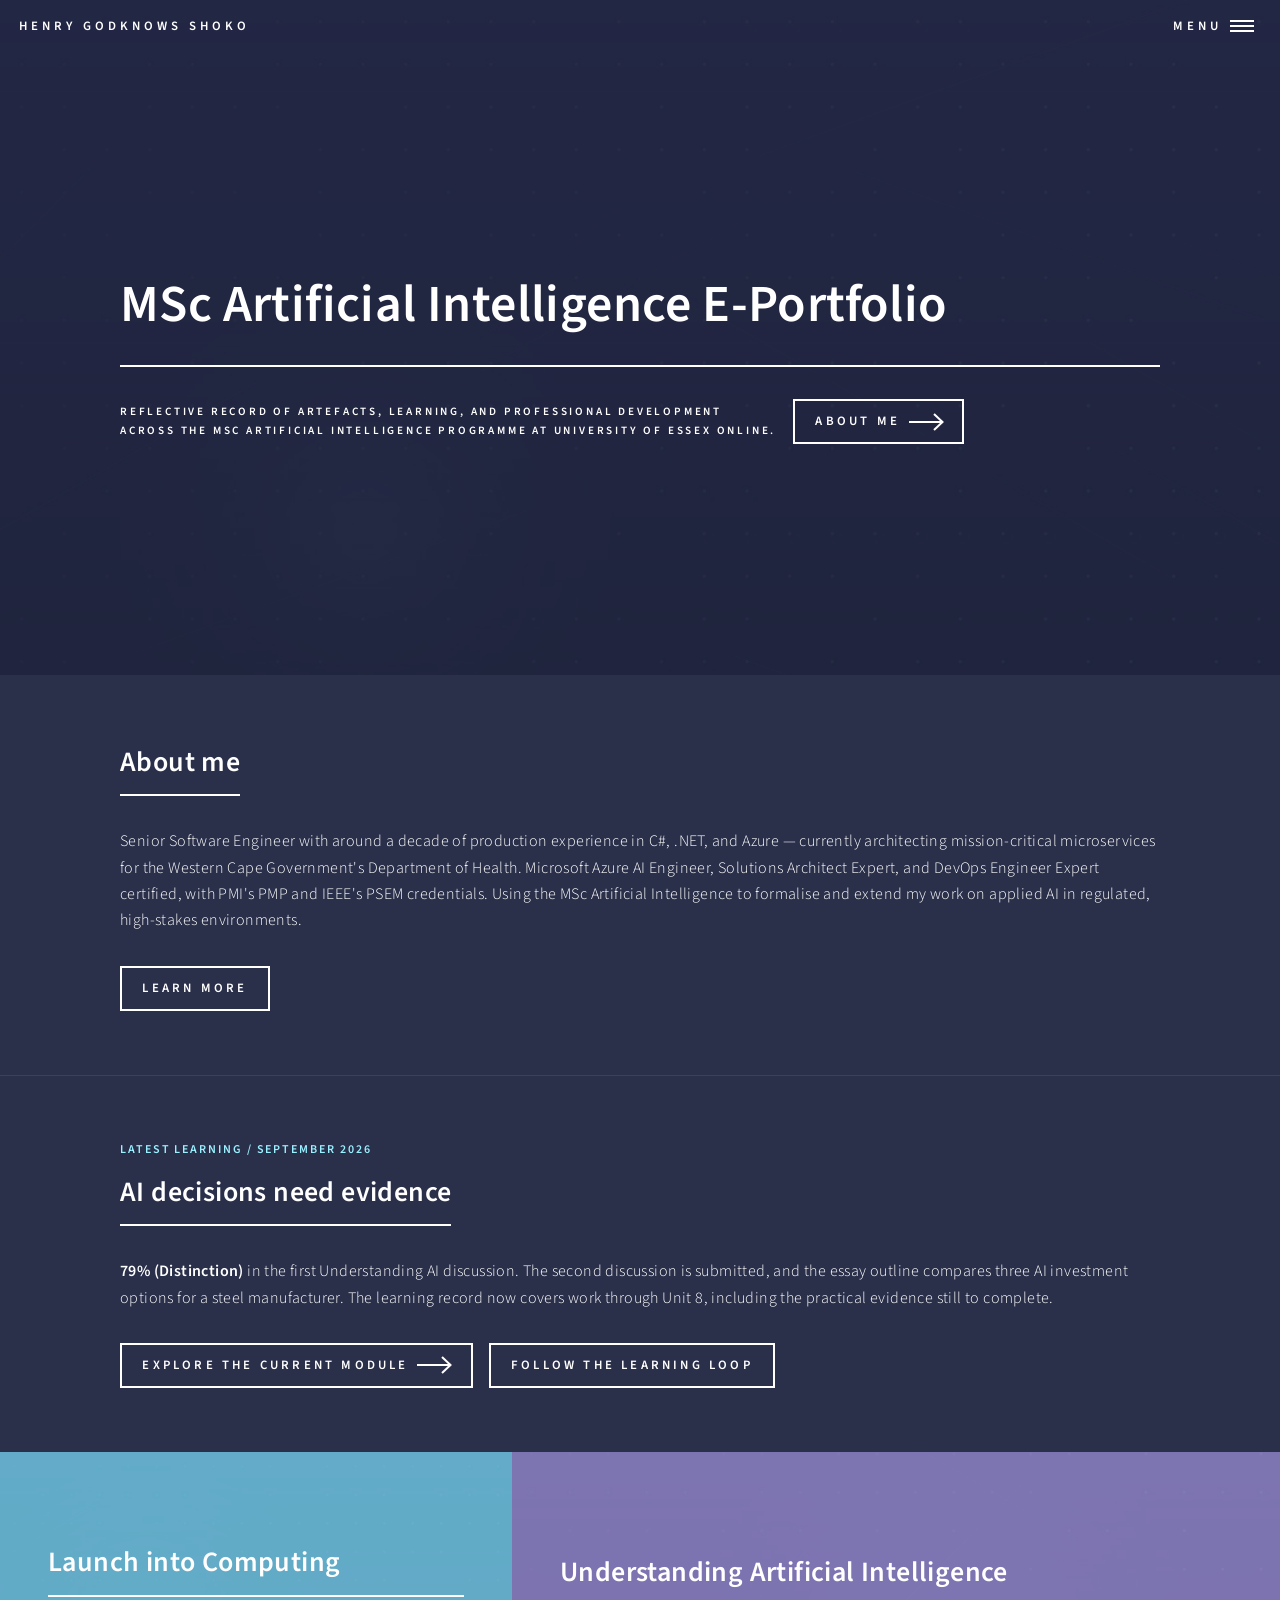
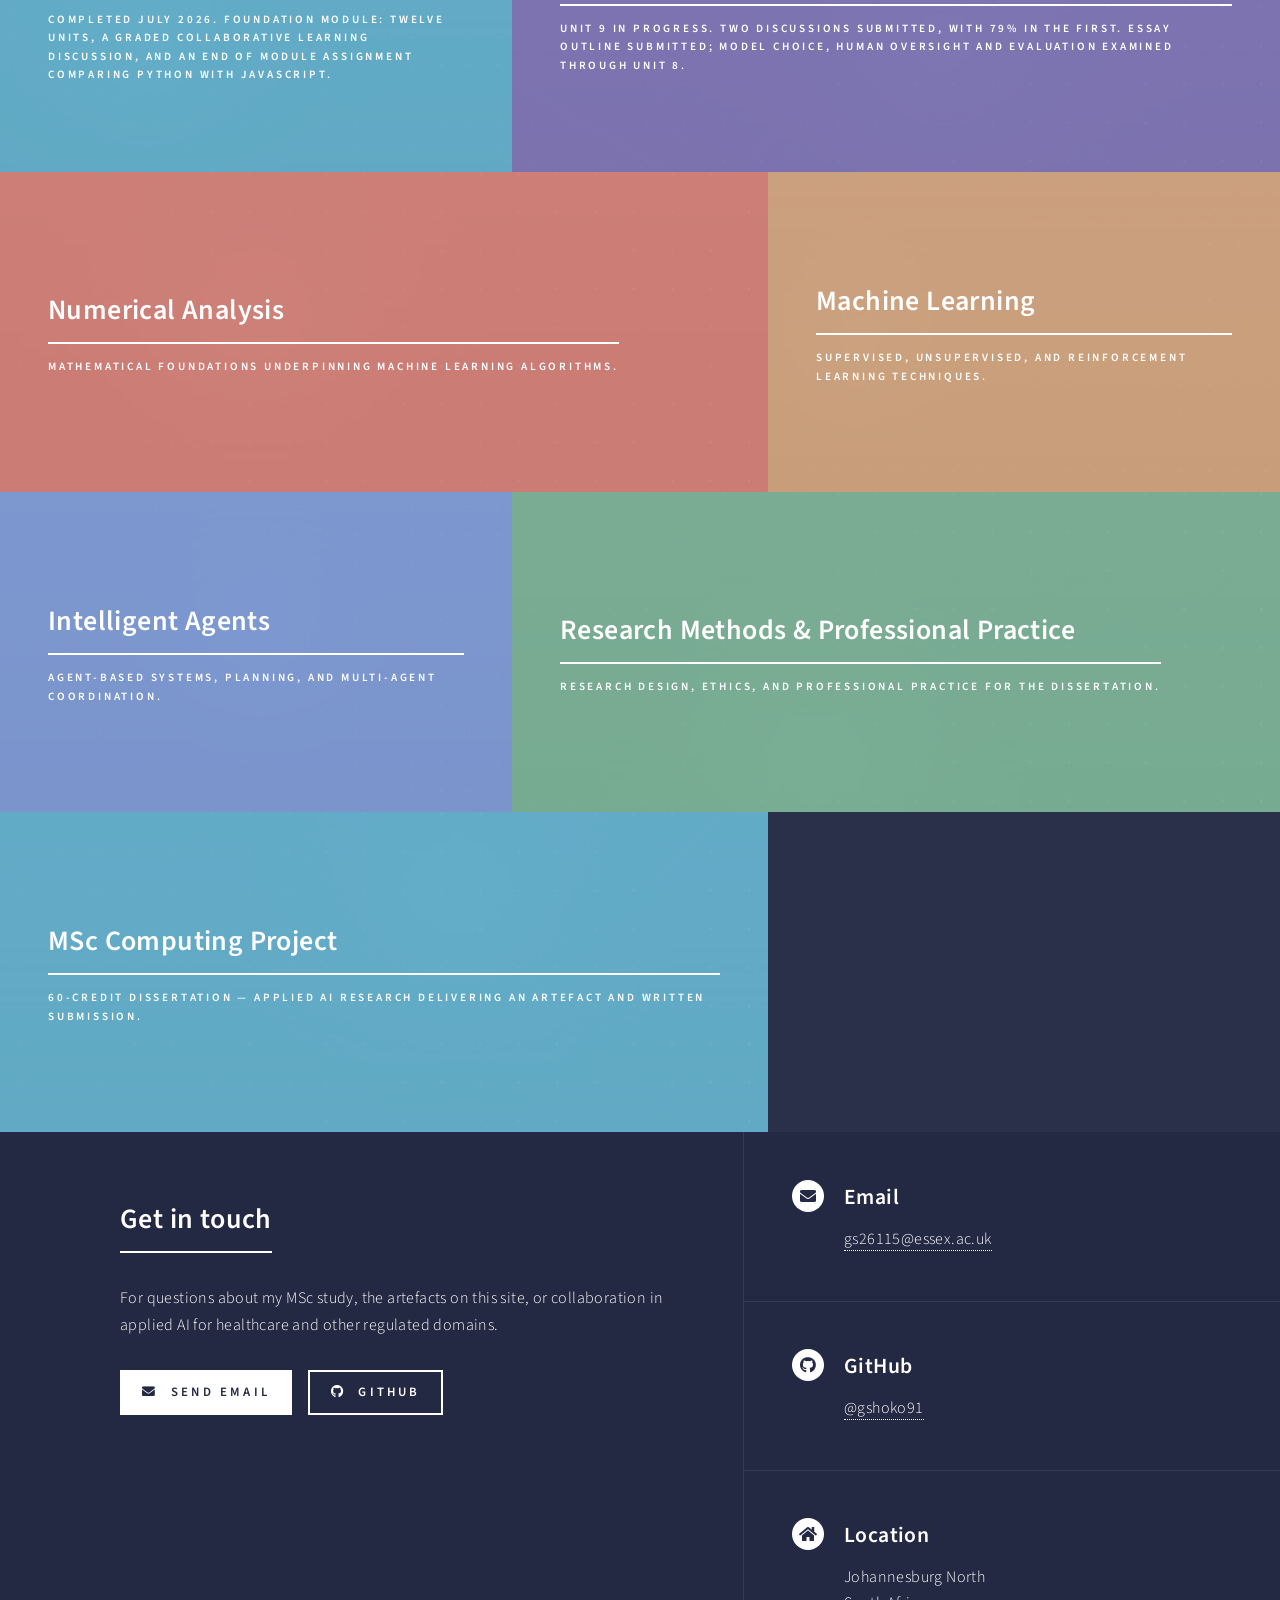
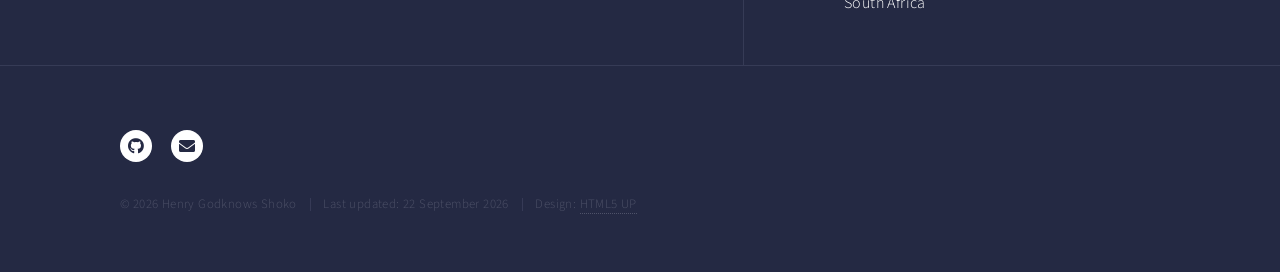
<file: index.html>
<!DOCTYPE HTML>
<!--
	E-Portfolio for Henry Godknows Shoko — MSc Artificial Intelligence, University of Essex Online (April 2026 cohort).
	Built on Forty by HTML5 UP (html5up.net | @ajlkn). Free for personal and commercial use under CCA 3.0.
-->
<html lang="en-GB">
	<head>
		<meta charset="utf-8" />
		<meta name="viewport" content="width=device-width, initial-scale=1" />
		<title>Henry Godknows Shoko</title>
		<meta name="description" content="Reflective e-Portfolio for the MSc Artificial Intelligence at University of Essex Online (April 2026 cohort) — artefacts, reflections, and professional development across each taught module." />
		<meta name="author" content="Henry Godknows Shoko" />
		<link rel="canonical" href="https://gshoko91.github.io/eportfolio/" />

		<!-- Favicons -->
		<link rel="icon" type="image/svg+xml" href="favicon.svg" />
		<link rel="icon" type="image/png" sizes="32x32" href="favicon-32.png" />
		<link rel="apple-touch-icon" sizes="180x180" href="apple-touch-icon.png" />
		<link rel="shortcut icon" href="favicon.ico" />

		<!-- Open Graph / Facebook / LinkedIn -->
		<meta property="og:type" content="website" />
		<meta property="og:site_name" content="Henry Godknows Shoko — MSc AI E-Portfolio" />
		<meta property="og:title" content="Henry Godknows Shoko" />
		<meta property="og:description" content="Reflective e-Portfolio for the MSc Artificial Intelligence at University of Essex Online (April 2026 cohort) — artefacts, reflections, and professional development across each taught module." />
		<meta property="og:url" content="https://gshoko91.github.io/eportfolio/" />
		<meta property="og:image" content="https://gshoko91.github.io/eportfolio/images/banner.jpg" />
		<meta property="og:locale" content="en_GB" />

		<!-- Twitter Card -->
		<meta name="twitter:card" content="summary_large_image" />
		<meta name="twitter:title" content="Henry Godknows Shoko" />
		<meta name="twitter:description" content="Reflective e-Portfolio for the MSc Artificial Intelligence at University of Essex Online (April 2026 cohort) — artefacts, reflections, and professional development across each taught module." />
		<meta name="twitter:image" content="https://gshoko91.github.io/eportfolio/images/banner.jpg" />

		<link rel="stylesheet" href="assets/css/main.css" />
        <link rel="stylesheet" href="assets/css/portfolio.css" />
		<noscript><link rel="stylesheet" href="assets/css/noscript.css" /></noscript>
	</head>
	<body class="is-preload">

		<!-- Skip-to-content link for keyboard / screen-reader users -->
		<a href="#main" class="screen-reader-text" style="position:absolute;left:-10000px;top:auto;width:1px;height:1px;overflow:hidden;" onfocus="this.style.cssText='position:fixed;top:8px;left:8px;width:auto;height:auto;padding:8px 16px;background:#1c2049;color:#9bf1ff;z-index:9999;text-decoration:none;border-radius:4px;'" onblur="this.style.cssText='position:absolute;left:-10000px;top:auto;width:1px;height:1px;overflow:hidden;'">Skip to main content</a>

		<!-- Wrapper -->
			<div id="wrapper">

				<!-- Header -->
					<header id="header" class="alt">
						<a href="index.html" class="logo"><span>Henry Godknows Shoko</span></a>
						<nav>
							<a href="#menu">Menu</a>
						</nav>
					</header>

				<!-- Menu -->
					<nav id="menu">
						<ul class="links">
							<li><a href="index.html">Home</a></li>
							<li><a href="about.html">About Me</a></li>
							<li><a href="launch-into-computing.html">Launch into Computing</a></li>
							<li><a href="understanding-ai.html">Understanding AI</a></li>
							<li><a href="numerical-analysis.html">Numerical Analysis</a></li>
							<li><a href="machine-learning.html">Machine Learning</a></li>
							<li><a href="intelligent-agents.html">Intelligent Agents</a></li>
							<li><a href="research-methods.html">Research Methods & Professional Practice</a></li>
							<li><a href="project.html">MSc Computing Project</a></li>
							<li><a href="learning-loop.html">Learning Loop</a></li>
						</ul>
					</nav>

				<!-- Banner -->
					<section id="banner" class="major">
						<div class="inner">
							<header class="major">
								<h1>MSc Artificial Intelligence E-Portfolio</h1>
							</header>
							<div class="content">
								<p>Reflective record of artefacts, learning, and professional development<br />
								across the MSc Artificial Intelligence programme at University of Essex Online.</p>
								<ul class="actions">
									<li><a href="about.html" class="button next scrolly">About me</a></li>
								</ul>
							</div>
						</div>
					</section>

				<!-- Main -->
					<div id="main">

						<!-- Profile snippet -->
						<section id="two">
							<div class="inner">
								<header class="major">
									<h2>About me</h2>
								</header>
								<p>Senior Software Engineer with around a decade of production experience in C#, .NET, and Azure — currently architecting mission-critical microservices for the Western Cape Government's Department of Health. Microsoft Azure AI Engineer, Solutions Architect Expert, and DevOps Engineer Expert certified, with PMI's PMP and IEEE's PSEM credentials. Using the MSc Artificial Intelligence to formalise and extend my work on applied AI in regulated, high-stakes environments.</p>
								<ul class="actions">
									<li><a href="about.html" class="button">Learn more</a></li>
								</ul>
							</div>
						</section>

						<section id="latest-work">
                            <div class="inner">
                                <p class="eyebrow">Latest learning / September 2026</p>
                                <header class="major"><h2>AI decisions need evidence</h2></header>
                                <p><strong>79% (Distinction)</strong> in the first Understanding AI discussion. The second discussion is submitted, and the essay outline compares three AI investment options for a steel manufacturer. The learning record now covers work through Unit 8, including the practical evidence still to complete.</p>
                                <ul class="actions"><li><a href="understanding-ai.html" class="button next">Explore the current module</a></li><li><a href="learning-loop.html" class="button">Follow the learning loop</a></li></ul>
                            </div>
                        </section>

                        <!-- Module tiles -->
						<section id="one" class="tiles">
							<article>
								<span class="image"><img src="images/pic01.jpg" alt="" /></span>
								<header class="major">
									<h3><a href="launch-into-computing.html" class="link">Launch into Computing</a></h3>
									<p><strong>Completed July 2026.</strong> Foundation module: twelve units, a graded Collaborative Learning Discussion, and an End of Module Assignment comparing Python with JavaScript.</p>
								</header>
							</article>
							<article>
								<span class="image"><img src="images/pic02.jpg" alt="" /></span>
								<header class="major">
									<h3><a href="understanding-ai.html" class="link">Understanding Artificial Intelligence</a></h3>
									<p><strong>Unit 9 in progress.</strong> Two discussions submitted, with 79% in the first. Essay outline submitted; model choice, human oversight and evaluation examined through Unit&nbsp;8.</p>
								</header>
							</article>
							<article>
								<span class="image"><img src="images/pic03.jpg" alt="" /></span>
								<header class="major">
									<h3><a href="numerical-analysis.html" class="link">Numerical Analysis</a></h3>
									<p>Mathematical foundations underpinning machine learning algorithms.</p>
								</header>
							</article>
							<article>
								<span class="image"><img src="images/pic04.jpg" alt="" /></span>
								<header class="major">
									<h3><a href="machine-learning.html" class="link">Machine Learning</a></h3>
									<p>Supervised, unsupervised, and reinforcement learning techniques.</p>
								</header>
							</article>
							<article>
								<span class="image"><img src="images/pic05.jpg" alt="" /></span>
								<header class="major">
									<h3><a href="intelligent-agents.html" class="link">Intelligent Agents</a></h3>
									<p>Agent-based systems, planning, and multi-agent coordination.</p>
								</header>
							</article>
							<article>
								<span class="image"><img src="images/pic06.jpg" alt="" /></span>
								<header class="major">
									<h3><a href="research-methods.html" class="link">Research Methods &amp; Professional Practice</a></h3>
									<p>Research design, ethics, and professional practice for the dissertation.</p>
								</header>
							</article>
							<article>
								<span class="image"><img src="images/pic07.jpg" alt="" /></span>
								<header class="major">
									<h3><a href="project.html" class="link">MSc Computing Project</a></h3>
									<p>60-credit dissertation — applied AI research delivering an artefact and written submission.</p>
								</header>
							</article>
						</section>
					</div>

				<!-- Contact -->
					<section id="contact">
						<div class="inner">
							<section>
								<header class="major">
									<h2>Get in touch</h2>
								</header>
								<p>For questions about my MSc study, the artefacts on this site, or collaboration in applied AI for healthcare and other regulated domains.</p>
								<ul class="actions">
									<li><a href="mailto:gs26115@essex.ac.uk?subject=MSc%20AI%20e-Portfolio" class="button primary"><span class="icon solid fa-envelope">&nbsp;</span> Send email</a></li>
									<li><a href="https://github.com/gshoko91" class="button"><span class="icon brands fa-github">&nbsp;</span> GitHub</a></li>
								</ul>
							</section>
							<section class="split">
								<section>
									<div class="contact-method">
										<span class="icon solid alt fa-envelope"></span>
										<h3>Email</h3>
										<a href="mailto:gs26115@essex.ac.uk">gs26115@essex.ac.uk</a>
									</div>
								</section>
								<section>
									<div class="contact-method">
										<span class="icon brands alt fa-github"></span>
										<h3>GitHub</h3>
										<a href="https://github.com/gshoko91">@gshoko91</a>
									</div>
								</section>
								<section>
									<div class="contact-method">
										<span class="icon solid alt fa-home"></span>
										<h3>Location</h3>
										<span>Johannesburg North<br />
										South Africa</span>
									</div>
								</section>
							</section>
						</div>
					</section>

				<!-- Footer -->
					<footer id="footer">
						<div class="inner">
							<ul class="icons">
								<li><a href="https://github.com/gshoko91" class="icon brands alt fa-github"><span class="label">GitHub</span></a></li>
								<li><a href="mailto:gs26115@essex.ac.uk" class="icon solid alt fa-envelope"><span class="label">Email</span></a></li>
							</ul>
							<ul class="copyright">
								<li>&copy; 2026 Henry Godknows Shoko</li><li>Last updated: 22 September 2026</li><li>Design: <a href="https://html5up.net">HTML5 UP</a></li>
							</ul>
						</div>
					</footer>

			</div>

		<!-- Scripts -->
			<script src="assets/js/jquery.min.js"></script>
			<script src="assets/js/jquery.scrolly.min.js"></script>
			<script src="assets/js/jquery.scrollex.min.js"></script>
			<script src="assets/js/browser.min.js"></script>
			<script src="assets/js/breakpoints.min.js"></script>
			<script src="assets/js/util.js"></script>
			<script src="assets/js/main.js"></script>

	</body>
</html>
</file>
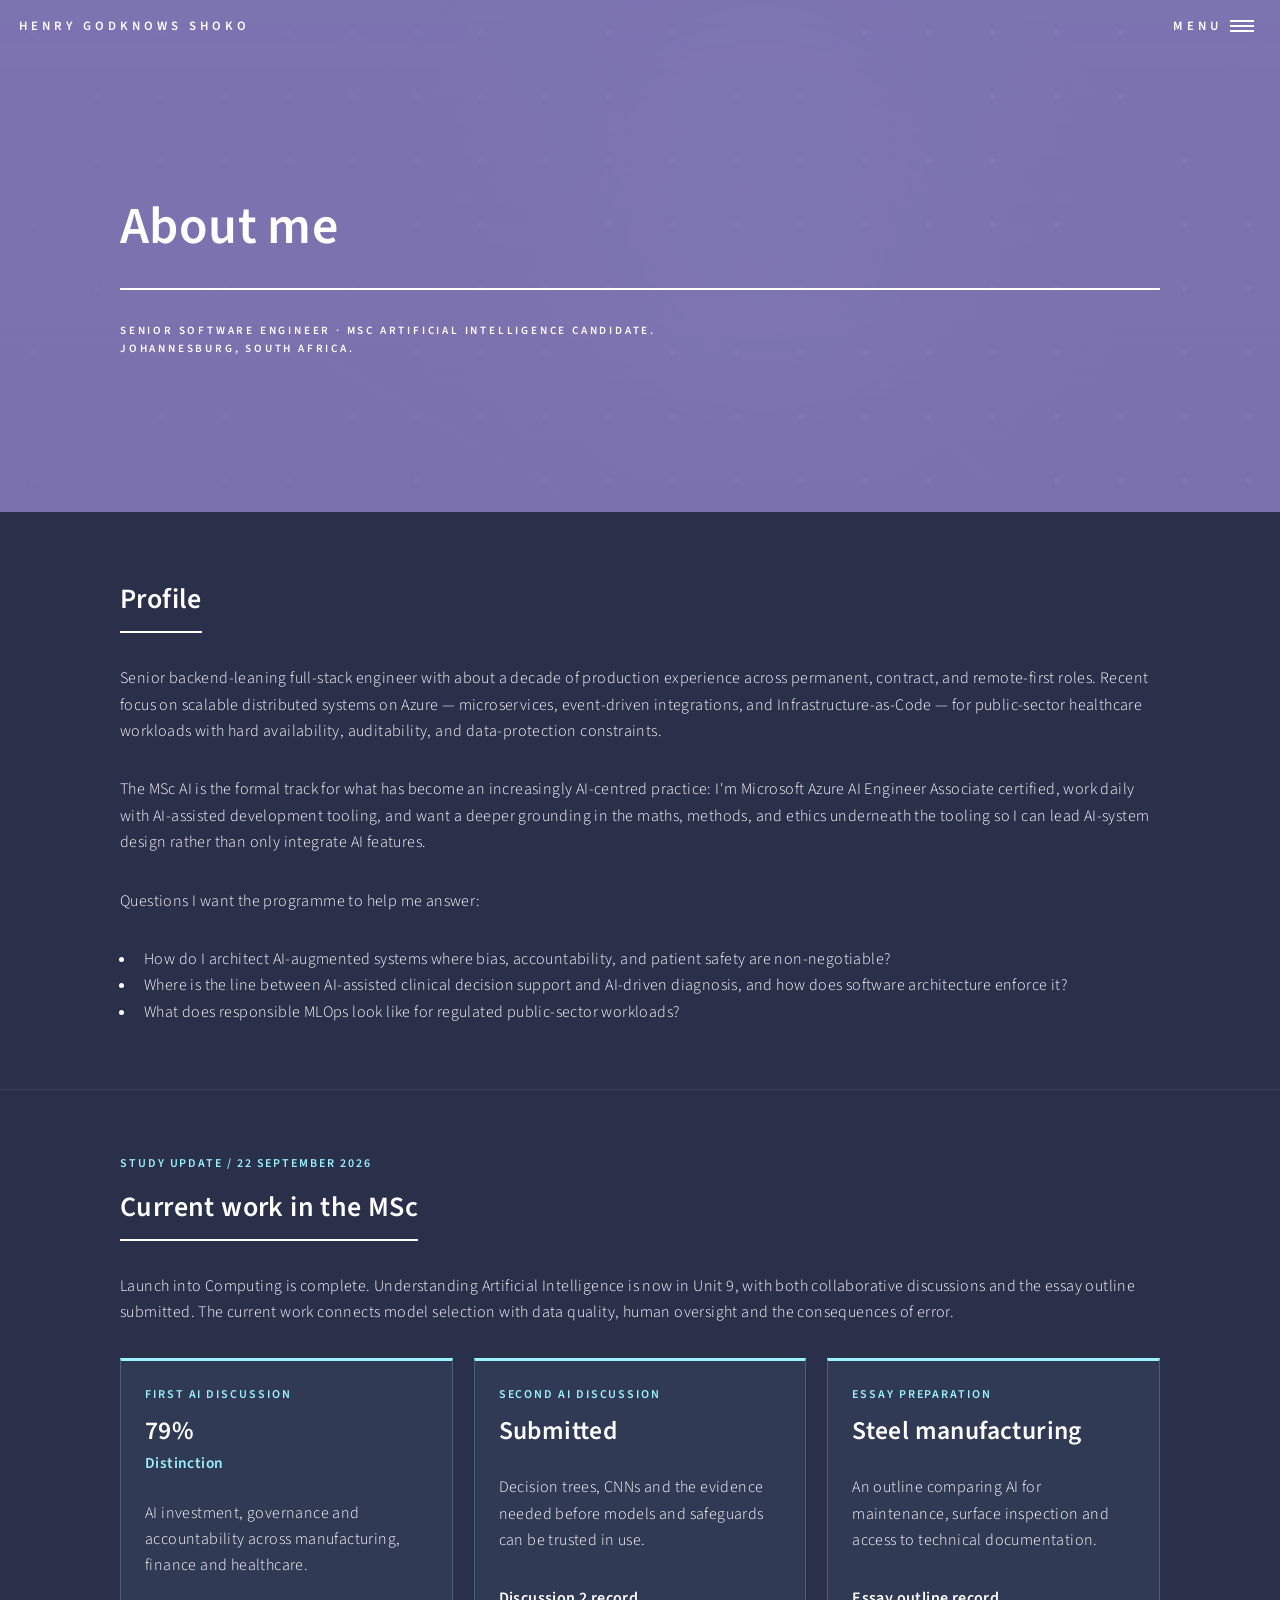
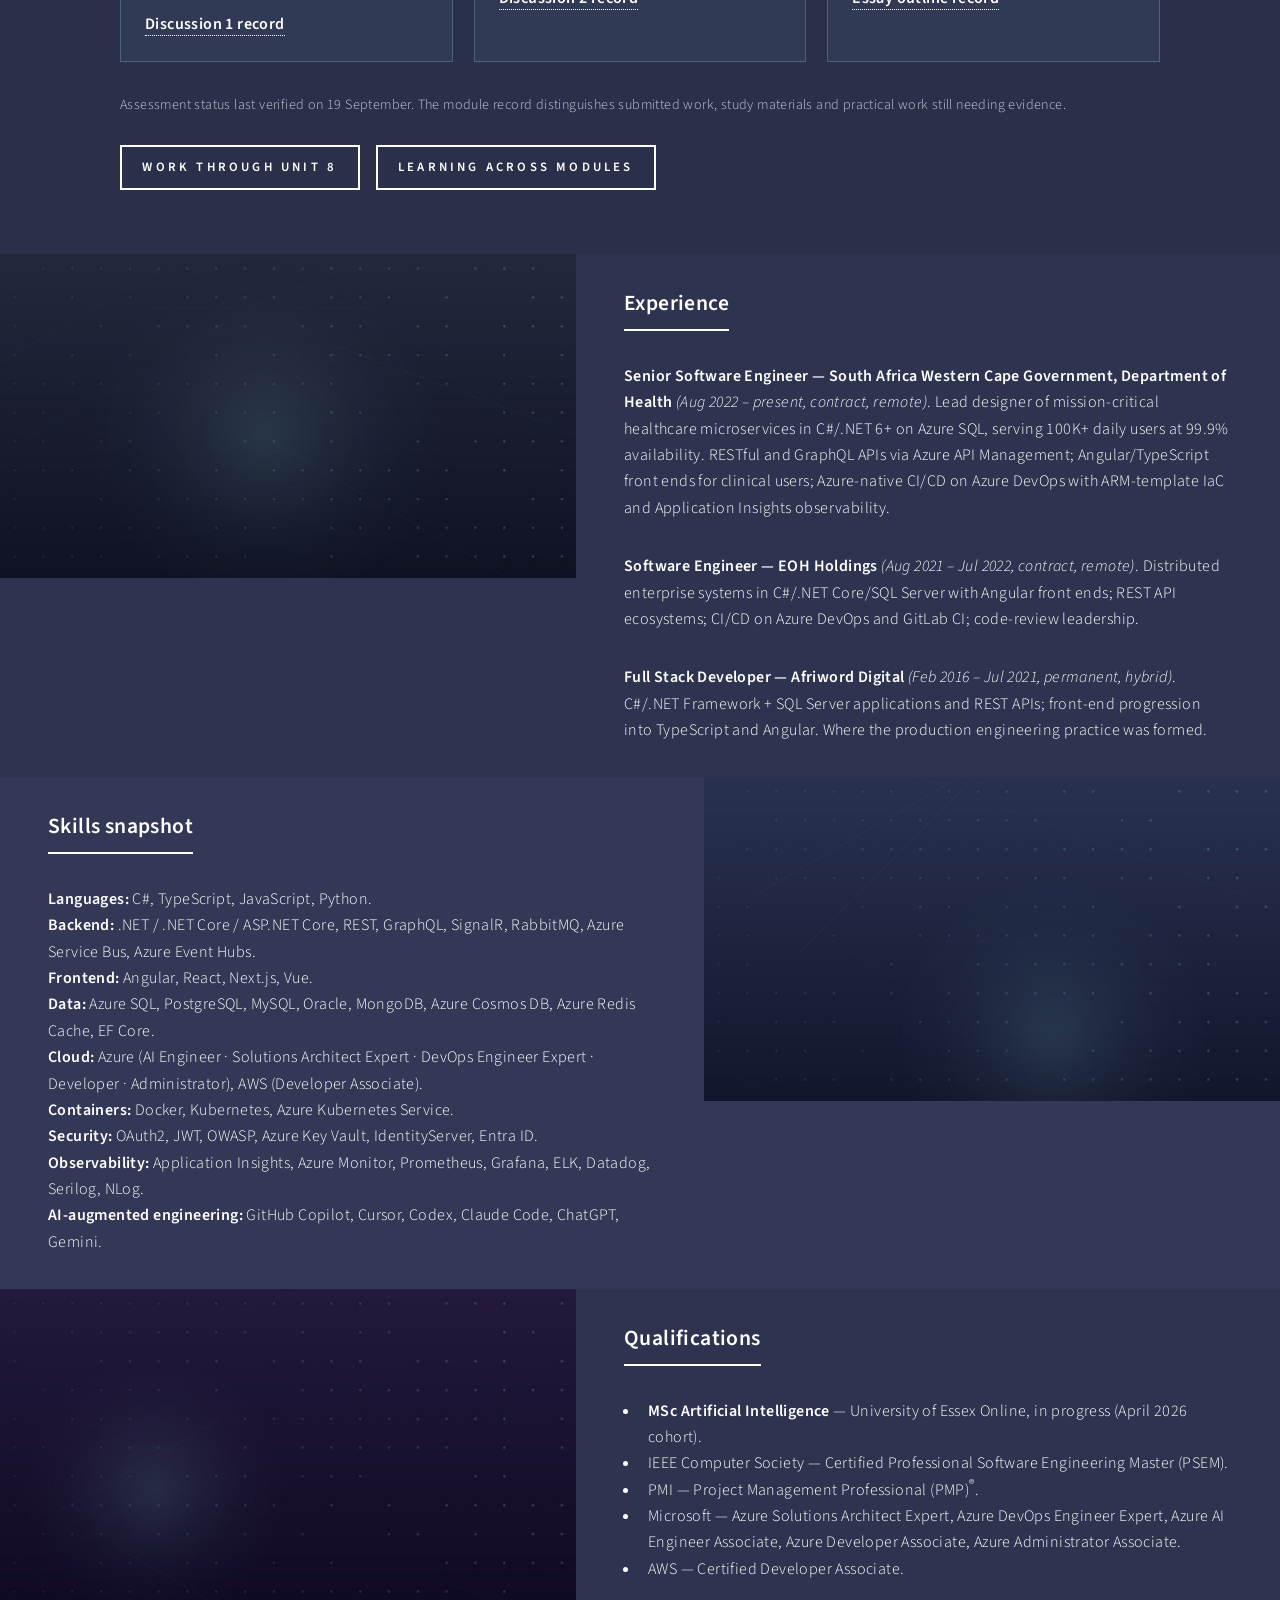
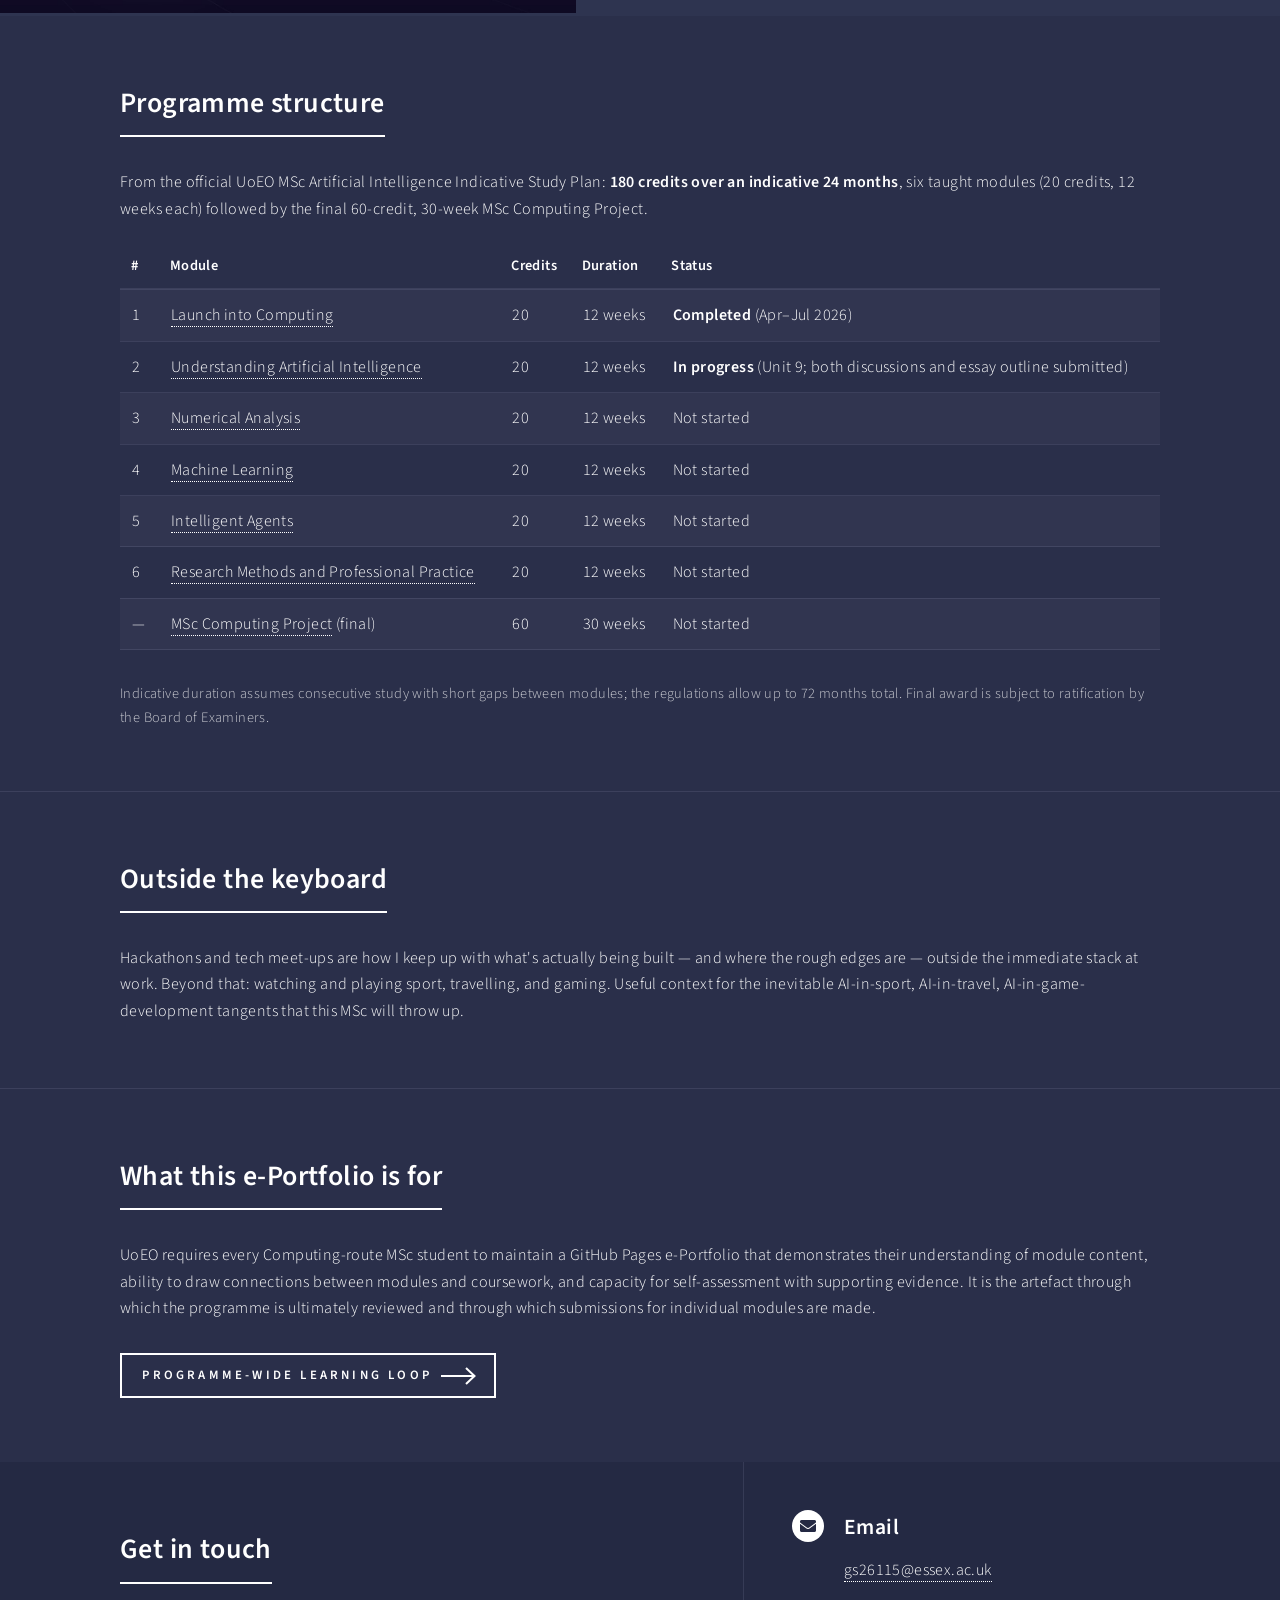
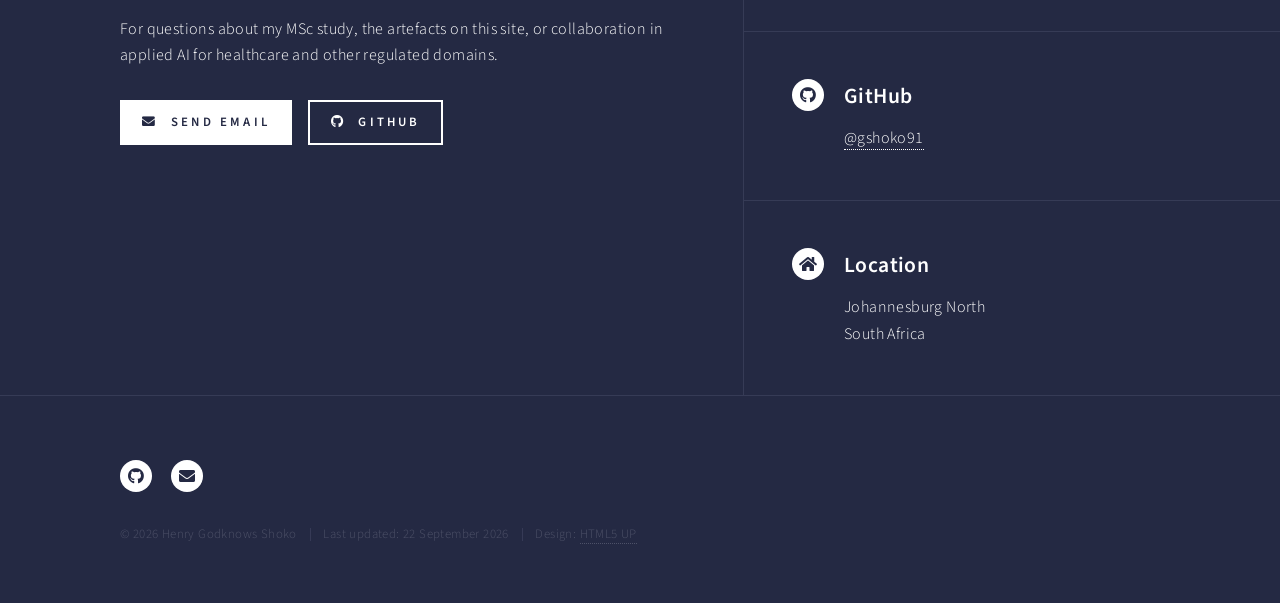
<file: about.html>
<!DOCTYPE HTML>
<!--
	E-Portfolio for Henry Godknows Shoko — MSc Artificial Intelligence, University of Essex Online (April 2026 cohort).
	Built on Forty by HTML5 UP (html5up.net | @ajlkn). Free for personal and commercial use under CCA 3.0.
-->
<html lang="en-GB">
	<head>
		<meta charset="utf-8" />
		<meta name="viewport" content="width=device-width, initial-scale=1" />
		<title>About me — Henry Godknows Shoko</title>
		<meta name="description" content="About Henry Godknows Shoko — Senior Software Engineer pursuing the MSc Artificial Intelligence at University of Essex Online, focused on applied AI in healthcare and other regulated domains." />
		<meta name="author" content="Henry Godknows Shoko" />
		<link rel="canonical" href="https://gshoko91.github.io/eportfolio/about.html" />

		<!-- Favicons -->
		<link rel="icon" type="image/svg+xml" href="favicon.svg" />
		<link rel="icon" type="image/png" sizes="32x32" href="favicon-32.png" />
		<link rel="apple-touch-icon" sizes="180x180" href="apple-touch-icon.png" />
		<link rel="shortcut icon" href="favicon.ico" />

		<!-- Open Graph / Facebook / LinkedIn -->
		<meta property="og:type" content="website" />
		<meta property="og:site_name" content="Henry Godknows Shoko — MSc AI E-Portfolio" />
		<meta property="og:title" content="About me — Henry Godknows Shoko" />
		<meta property="og:description" content="About Henry Godknows Shoko — Senior Software Engineer pursuing the MSc Artificial Intelligence at University of Essex Online, focused on applied AI in healthcare and other regulated domains." />
		<meta property="og:url" content="https://gshoko91.github.io/eportfolio/about.html" />
		<meta property="og:image" content="https://gshoko91.github.io/eportfolio/images/banner.jpg" />
		<meta property="og:locale" content="en_GB" />

		<!-- Twitter Card -->
		<meta name="twitter:card" content="summary_large_image" />
		<meta name="twitter:title" content="About me — Henry Godknows Shoko" />
		<meta name="twitter:description" content="About Henry Godknows Shoko — Senior Software Engineer pursuing the MSc Artificial Intelligence at University of Essex Online, focused on applied AI in healthcare and other regulated domains." />
		<meta name="twitter:image" content="https://gshoko91.github.io/eportfolio/images/banner.jpg" />

		<link rel="stylesheet" href="assets/css/main.css" />
        <link rel="stylesheet" href="assets/css/portfolio.css" />
		<noscript><link rel="stylesheet" href="assets/css/noscript.css" /></noscript>
	</head>
	<body class="is-preload">

		<!-- Skip-to-content link for keyboard / screen-reader users -->
		<a href="#main" class="screen-reader-text" style="position:absolute;left:-10000px;top:auto;width:1px;height:1px;overflow:hidden;" onfocus="this.style.cssText='position:fixed;top:8px;left:8px;width:auto;height:auto;padding:8px 16px;background:#1c2049;color:#9bf1ff;z-index:9999;text-decoration:none;border-radius:4px;'" onblur="this.style.cssText='position:absolute;left:-10000px;top:auto;width:1px;height:1px;overflow:hidden;'">Skip to main content</a>

		<!-- Wrapper -->
			<div id="wrapper">

				<!-- Header -->
					<header id="header" class="alt style2">
						<a href="index.html" class="logo"><span>Henry Godknows Shoko</span></a>
						<nav>
							<a href="#menu">Menu</a>
						</nav>
					</header>

				<!-- Menu -->
					<nav id="menu">
						<ul class="links">
							<li><a href="index.html">Home</a></li>
							<li><a href="about.html">About Me</a></li>
							<li><a href="launch-into-computing.html">Launch into Computing</a></li>
							<li><a href="understanding-ai.html">Understanding AI</a></li>
							<li><a href="numerical-analysis.html">Numerical Analysis</a></li>
							<li><a href="machine-learning.html">Machine Learning</a></li>
							<li><a href="intelligent-agents.html">Intelligent Agents</a></li>
							<li><a href="research-methods.html">Research Methods & Professional Practice</a></li>
							<li><a href="project.html">MSc Computing Project</a></li>
							<li><a href="learning-loop.html">Learning Loop</a></li>
						</ul>
					</nav>

				<!-- Banner -->
				<!-- Note: The "styleN" class below should match that of the header element. -->
					<section id="banner" class="style2">
						<div class="inner">
							<span class="image">
								<img src="images/pic07.jpg" alt="" />
							</span>
							<header class="major">
								<h1>About me</h1>
							</header>
							<div class="content">
								
                                <p>Senior Software Engineer · MSc Artificial Intelligence candidate.<br />
                                Johannesburg, South Africa.</p>
							</div>
						</div>
					</section>

				<!-- Main -->
					<div id="main">

						<section id="one">
							<div class="inner">
								<header class="major"><h2>Profile</h2></header>
								<p>Senior backend-leaning full-stack engineer with about a decade of production experience across permanent, contract, and remote-first roles. Recent focus on scalable distributed systems on Azure — microservices, event-driven integrations, and Infrastructure-as-Code — for public-sector healthcare workloads with hard availability, auditability, and data-protection constraints.</p>
								<p>The MSc AI is the formal track for what has become an increasingly AI-centred practice: I'm Microsoft Azure AI Engineer Associate certified, work daily with AI-assisted development tooling, and want a deeper grounding in the maths, methods, and ethics underneath the tooling so I can lead AI-system design rather than only integrate AI features.</p>
								<p>Questions I want the programme to help me answer:</p>
								<ul>
									<li>How do I architect AI-augmented systems where bias, accountability, and patient safety are non-negotiable?</li>
									<li>Where is the line between AI-assisted clinical decision support and AI-driven diagnosis, and how does software architecture enforce it?</li>
									<li>What does responsible MLOps look like for regulated public-sector workloads?</li>
								</ul>
							</div>
						</section>

						<section id="study-progress">
                            <div class="inner">
                                <p class="eyebrow">Study update / 22 September 2026</p>
                                <header class="major"><h2>Current work in the MSc</h2></header>
                                <p>Launch into Computing is complete. Understanding Artificial Intelligence is now in Unit 9, with both collaborative discussions and the essay outline submitted. The current work connects model selection with data quality, human oversight and the consequences of error.</p>
                                <div class="progress-grid">
                                    <article class="progress-card"><p class="eyebrow">First AI discussion</p><h3>79% <span>Distinction</span></h3><p>AI investment, governance and accountability across manufacturing, finance and healthcare.</p><a href="understanding-ai.html#cld1">Discussion 1 record</a></article>
                                    <article class="progress-card"><p class="eyebrow">Second AI discussion</p><h3>Submitted</h3><p>Decision trees, CNNs and the evidence needed before models and safeguards can be trusted in use.</p><a href="understanding-ai.html#cld2">Discussion 2 record</a></article>
                                    <article class="progress-card"><p class="eyebrow">Essay preparation</p><h3>Steel manufacturing</h3><p>An outline comparing AI for maintenance, surface inspection and access to technical documentation.</p><a href="understanding-ai.html#essay-outline">Essay outline record</a></article>
                                </div>
                                <p class="record-note">Assessment status last verified on 19 September. The module record distinguishes submitted work, study materials and practical work still needing evidence.</p>
                                <ul class="actions"><li><a href="understanding-ai.html#unit-record" class="button">Work through Unit 8</a></li><li><a href="learning-loop.html" class="button">Learning across modules</a></li></ul>
                            </div>
                        </section>

                        <section id="two" class="spotlights">
							<section>
								<span class="image"><img src="images/pic08.jpg" alt="" data-position="center center" /></span>
								<div class="content">
									<div class="inner">
										<header class="major"><h3>Experience</h3></header>
										<p><strong>Senior Software Engineer — South Africa Western Cape Government, Department of Health</strong> <em>(Aug 2022 – present, contract, remote)</em>. Lead designer of mission-critical healthcare microservices in C#/.NET 6+ on Azure SQL, serving 100K+ daily users at 99.9% availability. RESTful and GraphQL APIs via Azure API Management; Angular/TypeScript front ends for clinical users; Azure-native CI/CD on Azure DevOps with ARM-template IaC and Application Insights observability.</p>
										<p><strong>Software Engineer — EOH Holdings</strong> <em>(Aug 2021 – Jul 2022, contract, remote)</em>. Distributed enterprise systems in C#/.NET Core/SQL Server with Angular front ends; REST API ecosystems; CI/CD on Azure DevOps and GitLab CI; code-review leadership.</p>
										<p><strong>Full Stack Developer — Afriword Digital</strong> <em>(Feb 2016 – Jul 2021, permanent, hybrid)</em>. C#/.NET Framework + SQL Server applications and REST APIs; front-end progression into TypeScript and Angular. Where the production engineering practice was formed.</p>
									</div>
								</div>
							</section>
							<section>
								<span class="image"><img src="images/pic09.jpg" alt="" data-position="top center" /></span>
								<div class="content">
									<div class="inner">
										<header class="major"><h3>Skills snapshot</h3></header>
										<p><strong>Languages:</strong> C#, TypeScript, JavaScript, Python.<br />
										<strong>Backend:</strong> .NET / .NET Core / ASP.NET Core, REST, GraphQL, SignalR, RabbitMQ, Azure Service Bus, Azure Event Hubs.<br />
										<strong>Frontend:</strong> Angular, React, Next.js, Vue.<br />
										<strong>Data:</strong> Azure SQL, PostgreSQL, MySQL, Oracle, MongoDB, Azure Cosmos DB, Azure Redis Cache, EF Core.<br />
										<strong>Cloud:</strong> Azure (AI Engineer · Solutions Architect Expert · DevOps Engineer Expert · Developer · Administrator), AWS (Developer Associate).<br />
										<strong>Containers:</strong> Docker, Kubernetes, Azure Kubernetes Service.<br />
										<strong>Security:</strong> OAuth2, JWT, OWASP, Azure Key Vault, IdentityServer, Entra ID.<br />
										<strong>Observability:</strong> Application Insights, Azure Monitor, Prometheus, Grafana, ELK, Datadog, Serilog, NLog.<br />
										<strong>AI-augmented engineering:</strong> GitHub Copilot, Cursor, Codex, Claude Code, ChatGPT, Gemini.</p>
									</div>
								</div>
							</section>
							<section>
								<span class="image"><img src="images/pic10.jpg" alt="" data-position="25% 25%" /></span>
								<div class="content">
									<div class="inner">
										<header class="major"><h3>Qualifications</h3></header>
										<ul>
											<li><strong>MSc Artificial Intelligence</strong> — University of Essex Online, in progress (April 2026 cohort).</li>
											<li>IEEE Computer Society — Certified Professional Software Engineering Master (PSEM).</li>
											<li>PMI — Project Management Professional (PMP)<sup>&reg;</sup>.</li>
											<li>Microsoft — Azure Solutions Architect Expert, Azure DevOps Engineer Expert, Azure AI Engineer Associate, Azure Developer Associate, Azure Administrator Associate.</li>
											<li>AWS — Certified Developer Associate.</li>
										</ul>
									</div>
								</div>
							</section>
						</section>

						<section id="programme-structure">
							<div class="inner">
								<header class="major"><h2>Programme structure</h2></header>
								<p>From the official UoEO MSc Artificial Intelligence Indicative Study Plan: <strong>180 credits over an indicative 24 months</strong>, six taught modules (20 credits, 12 weeks each) followed by the final 60-credit, 30-week MSc Computing Project.</p>
								<div class="table-wrapper">
									<table>
										<thead>
											<tr><th>#</th><th>Module</th><th>Credits</th><th>Duration</th><th>Status</th></tr>
										</thead>
										<tbody>
											<tr><td>1</td><td><a href="launch-into-computing.html">Launch into Computing</a></td><td>20</td><td>12 weeks</td><td><strong>Completed</strong> (Apr&ndash;Jul 2026)</td></tr>
											<tr><td>2</td><td><a href="understanding-ai.html">Understanding Artificial Intelligence</a></td><td>20</td><td>12 weeks</td><td><strong>In progress</strong> (Unit&nbsp;9; both discussions and essay outline submitted)</td></tr>
											<tr><td>3</td><td><a href="numerical-analysis.html">Numerical Analysis</a></td><td>20</td><td>12 weeks</td><td>Not started</td></tr>
											<tr><td>4</td><td><a href="machine-learning.html">Machine Learning</a></td><td>20</td><td>12 weeks</td><td>Not started</td></tr>
											<tr><td>5</td><td><a href="intelligent-agents.html">Intelligent Agents</a></td><td>20</td><td>12 weeks</td><td>Not started</td></tr>
											<tr><td>6</td><td><a href="research-methods.html">Research Methods and Professional Practice</a></td><td>20</td><td>12 weeks</td><td>Not started</td></tr>
											<tr><td>&mdash;</td><td><a href="project.html">MSc Computing Project</a> (final)</td><td>60</td><td>30 weeks</td><td>Not started</td></tr>
										</tbody>
									</table>
								</div>
								<p style="font-size:0.9em;opacity:0.75;">Indicative duration assumes consecutive study with short gaps between modules; the regulations allow up to 72 months total. Final award is subject to ratification by the Board of Examiners.</p>
							</div>
						</section>

						<section id="interests">
							<div class="inner">
								<header class="major"><h2>Outside the keyboard</h2></header>
								<p>Hackathons and tech meet-ups are how I keep up with what's actually being built &mdash; and where the rough edges are &mdash; outside the immediate stack at work. Beyond that: watching and playing sport, travelling, and gaming. Useful context for the inevitable AI-in-sport, AI-in-travel, AI-in-game-development tangents that this MSc will throw up.</p>
							</div>
						</section>

						<section id="three">
							<div class="inner">
								<header class="major"><h2>What this e-Portfolio is for</h2></header>
								<p>UoEO requires every Computing-route MSc student to maintain a GitHub Pages e-Portfolio that demonstrates their understanding of module content, ability to draw connections between modules and coursework, and capacity for self-assessment with supporting evidence. It is the artefact through which the programme is ultimately reviewed and through which submissions for individual modules are made.</p>
								<ul class="actions">
									<li><a href="learning-loop.html" class="button next">Programme-wide learning loop</a></li>
								</ul>
							</div>
						</section>
					</div>

				<!-- Contact -->
					<section id="contact">
						<div class="inner">
							<section>
								<header class="major">
									<h2>Get in touch</h2>
								</header>
								<p>For questions about my MSc study, the artefacts on this site, or collaboration in applied AI for healthcare and other regulated domains.</p>
								<ul class="actions">
									<li><a href="mailto:gs26115@essex.ac.uk?subject=MSc%20AI%20e-Portfolio" class="button primary"><span class="icon solid fa-envelope">&nbsp;</span> Send email</a></li>
									<li><a href="https://github.com/gshoko91" class="button"><span class="icon brands fa-github">&nbsp;</span> GitHub</a></li>
								</ul>
							</section>
							<section class="split">
								<section>
									<div class="contact-method">
										<span class="icon solid alt fa-envelope"></span>
										<h3>Email</h3>
										<a href="mailto:gs26115@essex.ac.uk">gs26115@essex.ac.uk</a>
									</div>
								</section>
								<section>
									<div class="contact-method">
										<span class="icon brands alt fa-github"></span>
										<h3>GitHub</h3>
										<a href="https://github.com/gshoko91">@gshoko91</a>
									</div>
								</section>
								<section>
									<div class="contact-method">
										<span class="icon solid alt fa-home"></span>
										<h3>Location</h3>
										<span>Johannesburg North<br />
										South Africa</span>
									</div>
								</section>
							</section>
						</div>
					</section>

				<!-- Footer -->
					<footer id="footer">
						<div class="inner">
							<ul class="icons">
								<li><a href="https://github.com/gshoko91" class="icon brands alt fa-github"><span class="label">GitHub</span></a></li>
								<li><a href="mailto:gs26115@essex.ac.uk" class="icon solid alt fa-envelope"><span class="label">Email</span></a></li>
							</ul>
							<ul class="copyright">
								<li>&copy; 2026 Henry Godknows Shoko</li><li>Last updated: 22 September 2026</li><li>Design: <a href="https://html5up.net">HTML5 UP</a></li>
							</ul>
						</div>
					</footer>

			</div>

		<!-- Scripts -->
			<script src="assets/js/jquery.min.js"></script>
			<script src="assets/js/jquery.scrolly.min.js"></script>
			<script src="assets/js/jquery.scrollex.min.js"></script>
			<script src="assets/js/browser.min.js"></script>
			<script src="assets/js/breakpoints.min.js"></script>
			<script src="assets/js/util.js"></script>
			<script src="assets/js/main.js"></script>

	</body>
</html>
</file>
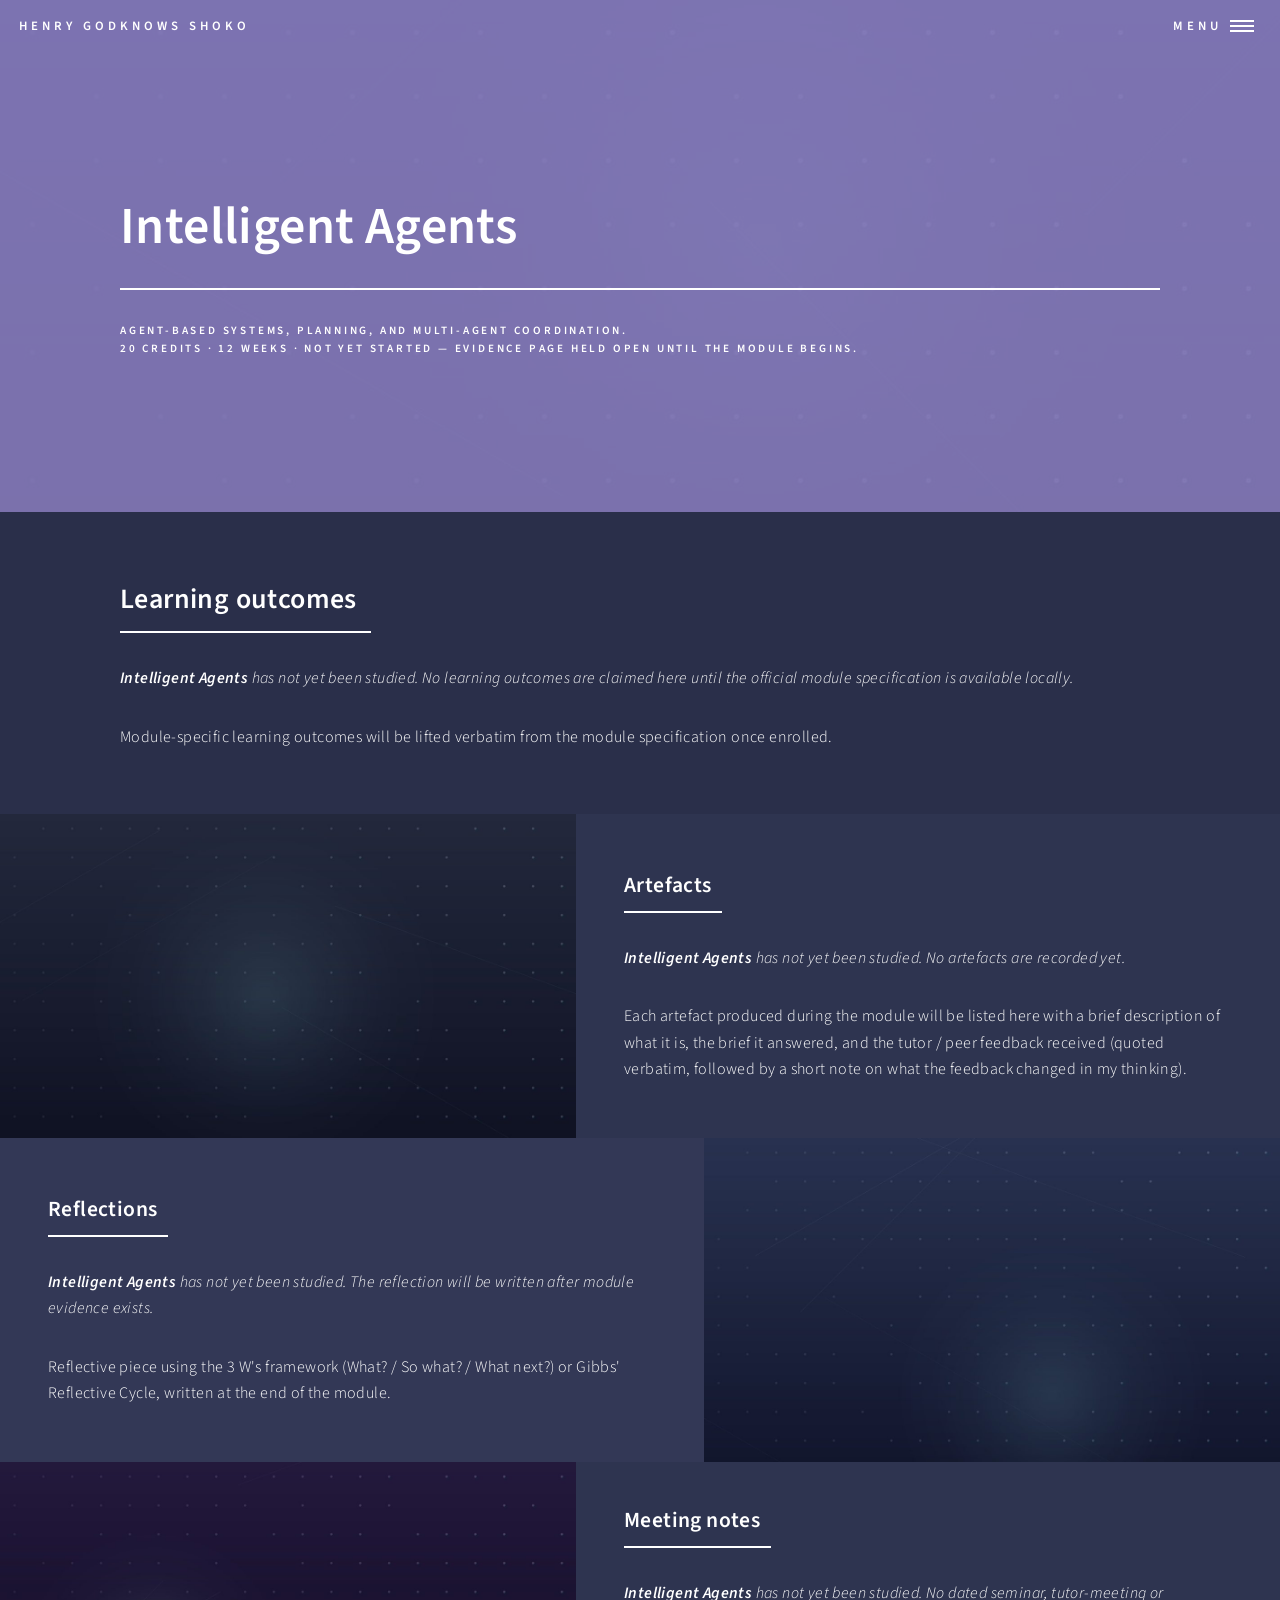
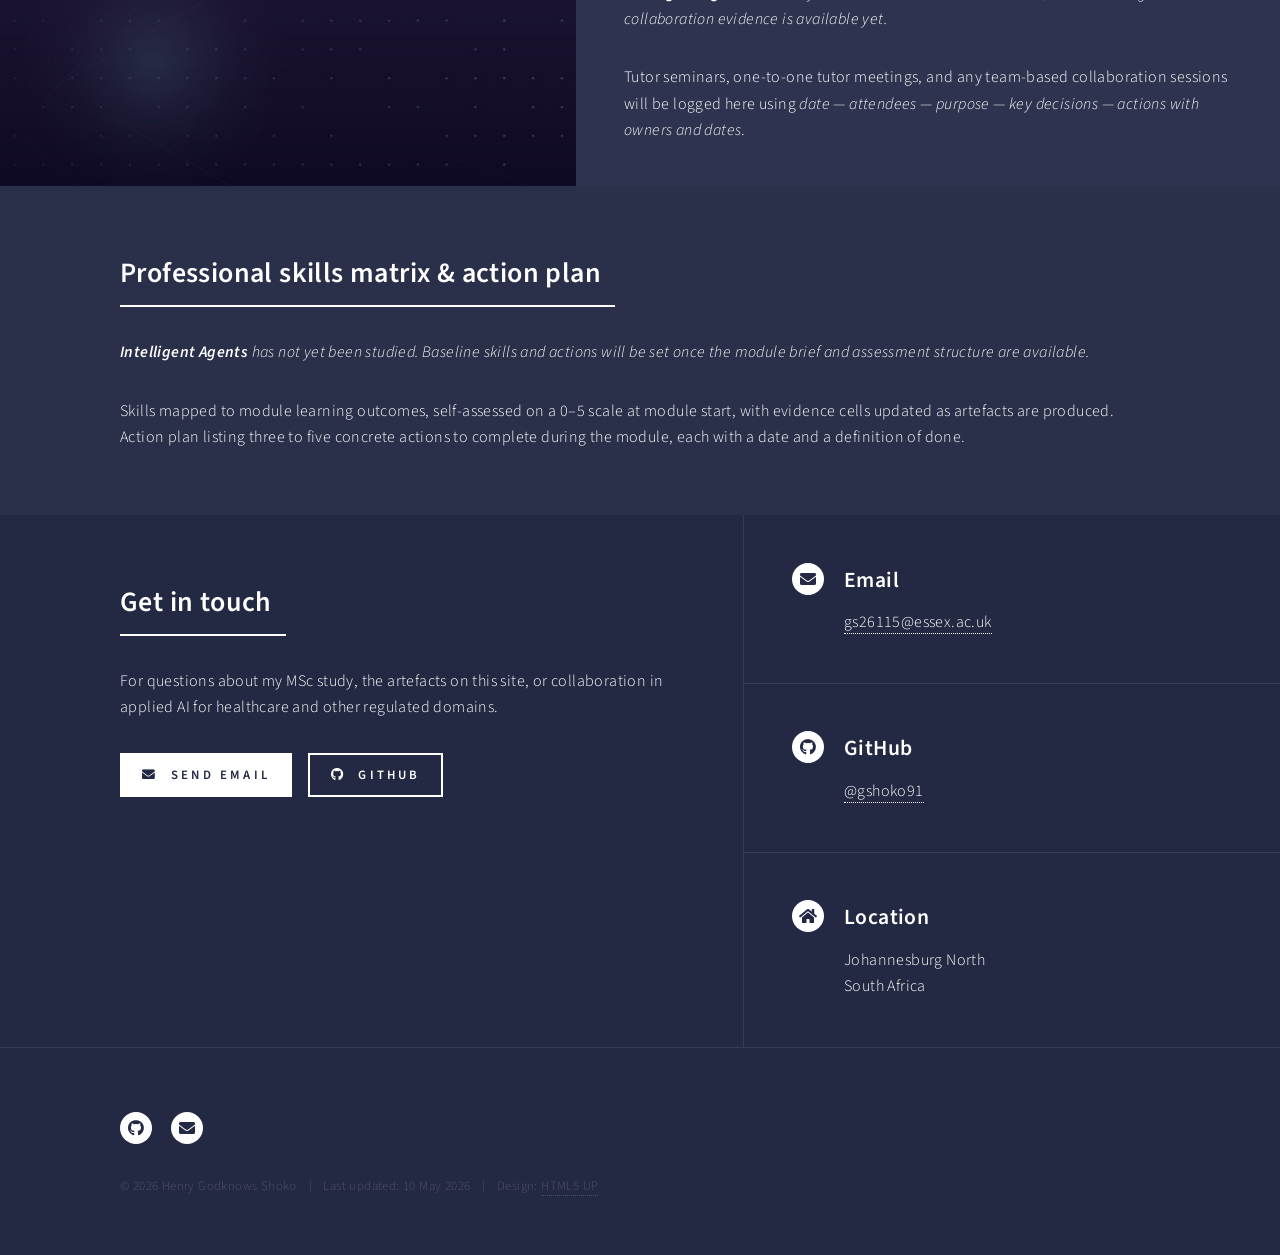
<file: intelligent-agents.html>
<!DOCTYPE HTML>
<!--
	E-Portfolio for Henry Godknows Shoko — MSc Artificial Intelligence, University of Essex Online (April 2026 cohort).
	Built on Forty by HTML5 UP (html5up.net | @ajlkn). Free for personal and commercial use under CCA 3.0.
-->
<html lang="en-GB">
	<head>
		<meta charset="utf-8" />
		<meta name="viewport" content="width=device-width, initial-scale=1, user-scalable=no" />
		<title>Intelligent Agents — Henry Godknows Shoko</title>
		<meta name="description" content="Intelligent Agents — MSc Artificial Intelligence module at University of Essex Online (20 credits, 12 weeks). Agent-based systems, planning, and multi-agent coordination." />
		<meta name="author" content="Henry Godknows Shoko" />
		<link rel="canonical" href="https://gshoko91.github.io/eportfolio/intelligent-agents.html" />

		<!-- Favicons -->
		<link rel="icon" type="image/svg+xml" href="favicon.svg" />
		<link rel="icon" type="image/png" sizes="32x32" href="favicon-32.png" />
		<link rel="apple-touch-icon" sizes="180x180" href="apple-touch-icon.png" />
		<link rel="shortcut icon" href="favicon.ico" />

		<!-- Open Graph / Facebook / LinkedIn -->
		<meta property="og:type" content="website" />
		<meta property="og:site_name" content="Henry Godknows Shoko — MSc AI E-Portfolio" />
		<meta property="og:title" content="Intelligent Agents — Henry Godknows Shoko" />
		<meta property="og:description" content="Intelligent Agents — MSc Artificial Intelligence module at University of Essex Online (20 credits, 12 weeks). Agent-based systems, planning, and multi-agent coordination." />
		<meta property="og:url" content="https://gshoko91.github.io/eportfolio/intelligent-agents.html" />
		<meta property="og:image" content="https://gshoko91.github.io/eportfolio/images/banner.jpg" />
		<meta property="og:locale" content="en_GB" />

		<!-- Twitter Card -->
		<meta name="twitter:card" content="summary_large_image" />
		<meta name="twitter:title" content="Intelligent Agents — Henry Godknows Shoko" />
		<meta name="twitter:description" content="Intelligent Agents — MSc Artificial Intelligence module at University of Essex Online (20 credits, 12 weeks). Agent-based systems, planning, and multi-agent coordination." />
		<meta name="twitter:image" content="https://gshoko91.github.io/eportfolio/images/banner.jpg" />

		<link rel="stylesheet" href="assets/css/main.css" />
		<noscript><link rel="stylesheet" href="assets/css/noscript.css" /></noscript>
	</head>
	<body class="is-preload">

		<!-- Skip-to-content link for keyboard / screen-reader users -->
		<a href="#main" class="screen-reader-text" style="position:absolute;left:-10000px;top:auto;width:1px;height:1px;overflow:hidden;" onfocus="this.style.cssText='position:fixed;top:8px;left:8px;width:auto;height:auto;padding:8px 16px;background:#1c2049;color:#9bf1ff;z-index:9999;text-decoration:none;border-radius:4px;'" onblur="this.style.cssText='position:absolute;left:-10000px;top:auto;width:1px;height:1px;overflow:hidden;'">Skip to main content</a>

		<!-- Wrapper -->
			<div id="wrapper">

				<!-- Header -->
					<header id="header" class="alt style2">
						<a href="index.html" class="logo"><span>Henry Godknows Shoko</span></a>
						<nav>
							<a href="#menu">Menu</a>
						</nav>
					</header>

				<!-- Menu -->
					<nav id="menu">
						<ul class="links">
							<li><a href="index.html">Home</a></li>
							<li><a href="about.html">About Me</a></li>
							<li><a href="launch-into-computing.html">Launch into Computing</a></li>
							<li><a href="understanding-ai.html">Understanding AI</a></li>
							<li><a href="numerical-analysis.html">Numerical Analysis</a></li>
							<li><a href="machine-learning.html">Machine Learning</a></li>
							<li><a href="intelligent-agents.html">Intelligent Agents</a></li>
							<li><a href="research-methods.html">Research Methods & Professional Practice</a></li>
							<li><a href="project.html">MSc Computing Project</a></li>
							<li><a href="learning-loop.html">Learning Loop</a></li>
						</ul>
					</nav>

				<!-- Banner -->
				<!-- Note: The "styleN" class below should match that of the header element. -->
					<section id="banner" class="style2">
						<div class="inner">
							<span class="image">
								<img src="images/pic07.jpg" alt="" />
							</span>
							<header class="major">
								<h1>Intelligent Agents</h1>
							</header>
							<div class="content">
								<p>Agent-based systems, planning, and multi-agent coordination.<br />20 credits &middot; 12 weeks &middot; not yet started &mdash; evidence page held open until the module begins.</p>
							</div>
						</div>
					</section>

				<!-- Main -->
					<div id="main">

						<section id="one">
							<div class="inner">
								<header class="major"><h2>Learning outcomes</h2></header>
								<p><em><strong>Intelligent Agents</strong> has not yet been studied. No learning outcomes are claimed here until the official module specification is available locally.</em></p>
								<p>Module-specific learning outcomes will be lifted verbatim from the module specification once enrolled.</p>
							</div>
						</section>

						<section id="two" class="spotlights">
							<section>
								<a href="#artefacts" class="image"><img src="images/pic08.jpg" alt="" data-position="center center" /></a>
								<div class="content">
									<div class="inner">
										<header class="major"><h3 id="artefacts">Artefacts</h3></header>
										<p><em><strong>Intelligent Agents</strong> has not yet been studied. No artefacts are recorded yet.</em></p>
										<p>Each artefact produced during the module will be listed here with a brief description of what it is, the brief it answered, and the tutor / peer feedback received (quoted verbatim, followed by a short note on what the feedback changed in my thinking).</p>
									</div>
								</div>
							</section>
							<section>
								<a href="#reflections" class="image"><img src="images/pic09.jpg" alt="" data-position="top center" /></a>
								<div class="content">
									<div class="inner">
										<header class="major"><h3 id="reflections">Reflections</h3></header>
										<p><em><strong>Intelligent Agents</strong> has not yet been studied. The reflection will be written after module evidence exists.</em></p>
										<p>Reflective piece using the 3&nbsp;W's framework (What? / So what? / What next?) or Gibbs' Reflective Cycle, written at the end of the module.</p>
									</div>
								</div>
							</section>
							<section>
								<a href="#meetings" class="image"><img src="images/pic10.jpg" alt="" data-position="25% 25%" /></a>
								<div class="content">
									<div class="inner">
										<header class="major"><h3 id="meetings">Meeting notes</h3></header>
										<p><em><strong>Intelligent Agents</strong> has not yet been studied. No dated seminar, tutor-meeting or collaboration evidence is available yet.</em></p>
										<p>Tutor seminars, one-to-one tutor meetings, and any team-based collaboration sessions will be logged here using <em>date &mdash; attendees &mdash; purpose &mdash; key decisions &mdash; actions with owners and dates</em>.</p>
									</div>
								</div>
							</section>
						</section>

						<section id="three">
							<div class="inner">
								<header class="major"><h2 id="skills">Professional skills matrix &amp; action plan</h2></header>
								<p><em><strong>Intelligent Agents</strong> has not yet been studied. Baseline skills and actions will be set once the module brief and assessment structure are available.</em></p>
								<p>Skills mapped to module learning outcomes, self-assessed on a 0&ndash;5 scale at module start, with evidence cells updated as artefacts are produced. Action plan listing three to five concrete actions to complete during the module, each with a date and a definition of done.</p>
							</div>
						</section>
					</div>

				<!-- Contact -->
					<section id="contact">
						<div class="inner">
							<section>
								<header class="major">
									<h2>Get in touch</h2>
								</header>
								<p>For questions about my MSc study, the artefacts on this site, or collaboration in applied AI for healthcare and other regulated domains.</p>
								<ul class="actions">
									<li><a href="mailto:gs26115@essex.ac.uk?subject=MSc%20AI%20e-Portfolio" class="button primary"><span class="icon solid fa-envelope">&nbsp;</span> Send email</a></li>
									<li><a href="https://github.com/gshoko91" class="button"><span class="icon brands fa-github">&nbsp;</span> GitHub</a></li>
								</ul>
							</section>
							<section class="split">
								<section>
									<div class="contact-method">
										<span class="icon solid alt fa-envelope"></span>
										<h3>Email</h3>
										<a href="mailto:gs26115@essex.ac.uk">gs26115@essex.ac.uk</a>
									</div>
								</section>
								<section>
									<div class="contact-method">
										<span class="icon brands alt fa-github"></span>
										<h3>GitHub</h3>
										<a href="https://github.com/gshoko91">@gshoko91</a>
									</div>
								</section>
								<section>
									<div class="contact-method">
										<span class="icon solid alt fa-home"></span>
										<h3>Location</h3>
										<span>Johannesburg North<br />
										South Africa</span>
									</div>
								</section>
							</section>
						</div>
					</section>

				<!-- Footer -->
					<footer id="footer">
						<div class="inner">
							<ul class="icons">
								<li><a href="https://github.com/gshoko91" class="icon brands alt fa-github"><span class="label">GitHub</span></a></li>
								<li><a href="mailto:gs26115@essex.ac.uk" class="icon solid alt fa-envelope"><span class="label">Email</span></a></li>
							</ul>
							<ul class="copyright">
								<li>&copy; 2026 Henry Godknows Shoko</li><li>Last updated: 10 May 2026</li><li>Design: <a href="https://html5up.net">HTML5 UP</a></li>
							</ul>
						</div>
					</footer>

			</div>

		<!-- Scripts -->
			<script src="assets/js/jquery.min.js"></script>
			<script src="assets/js/jquery.scrolly.min.js"></script>
			<script src="assets/js/jquery.scrollex.min.js"></script>
			<script src="assets/js/browser.min.js"></script>
			<script src="assets/js/breakpoints.min.js"></script>
			<script src="assets/js/util.js"></script>
			<script src="assets/js/main.js"></script>

	</body>
</html>
</file>
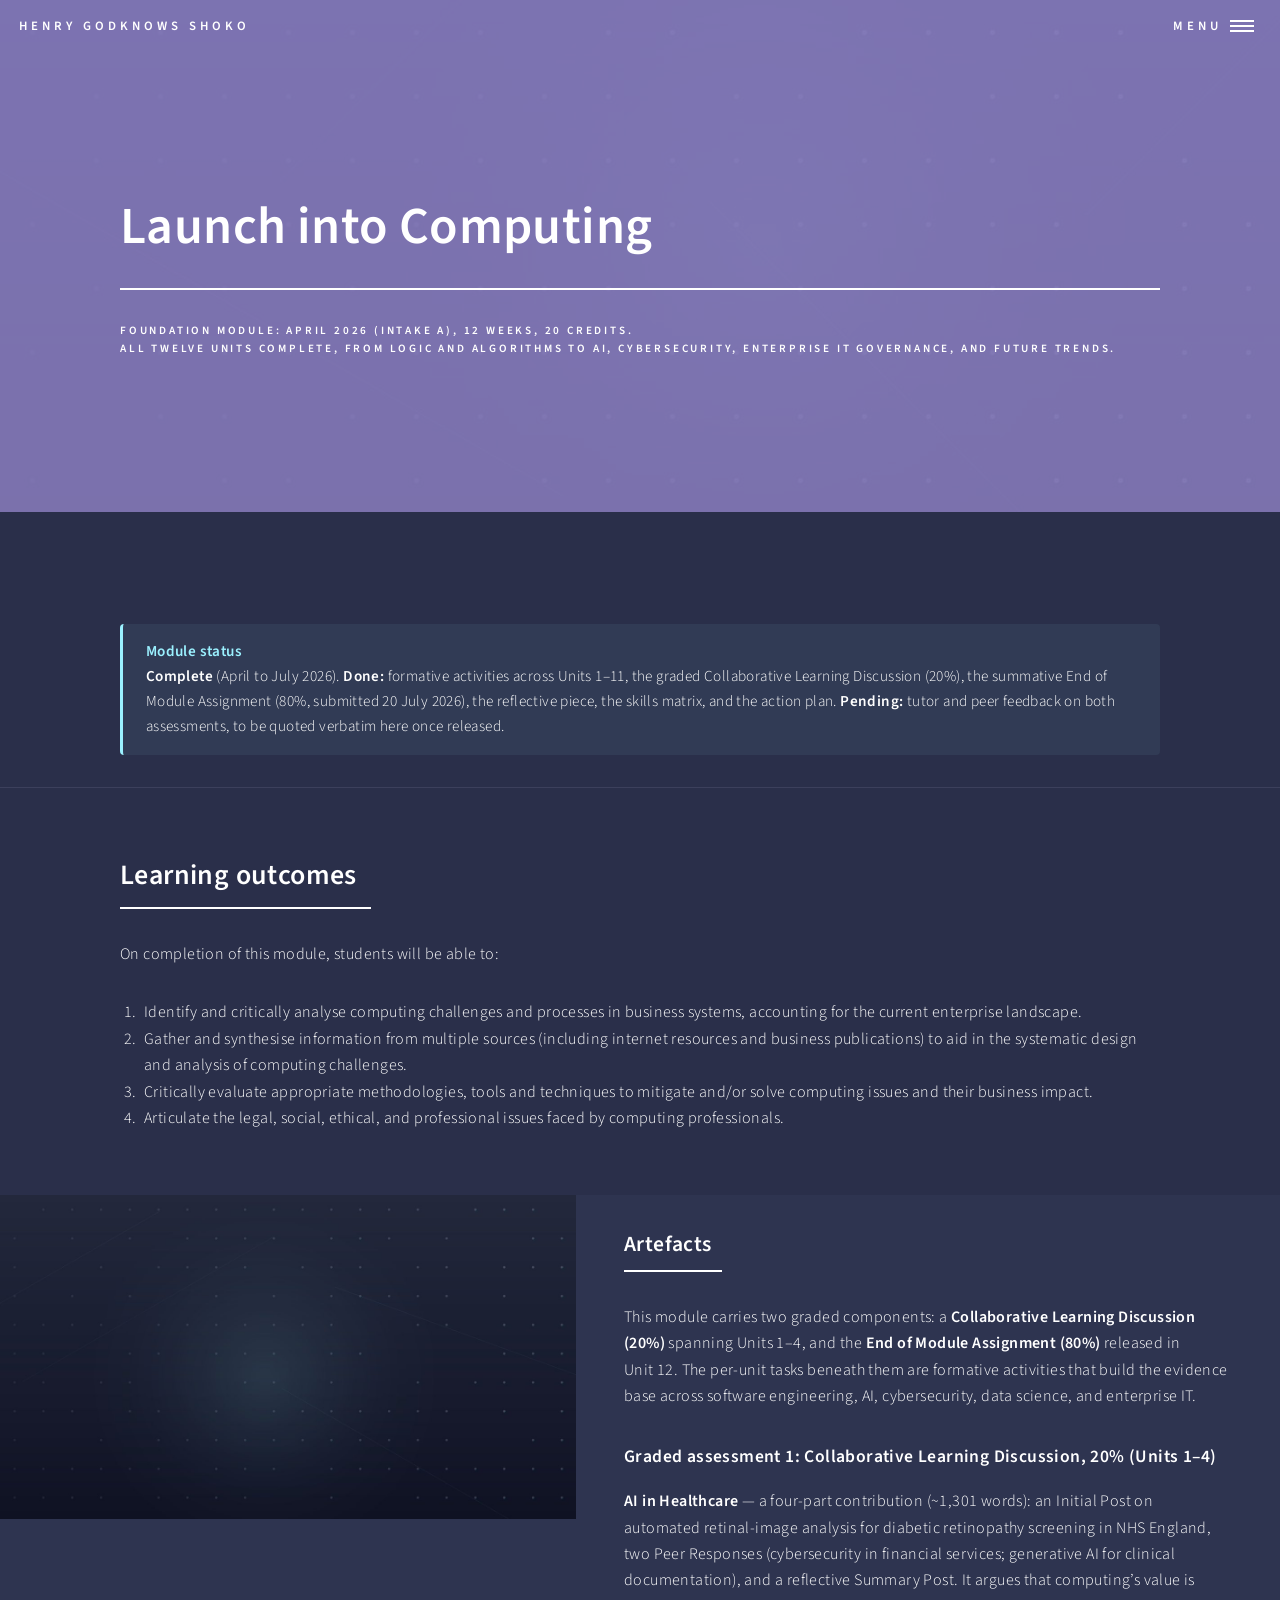
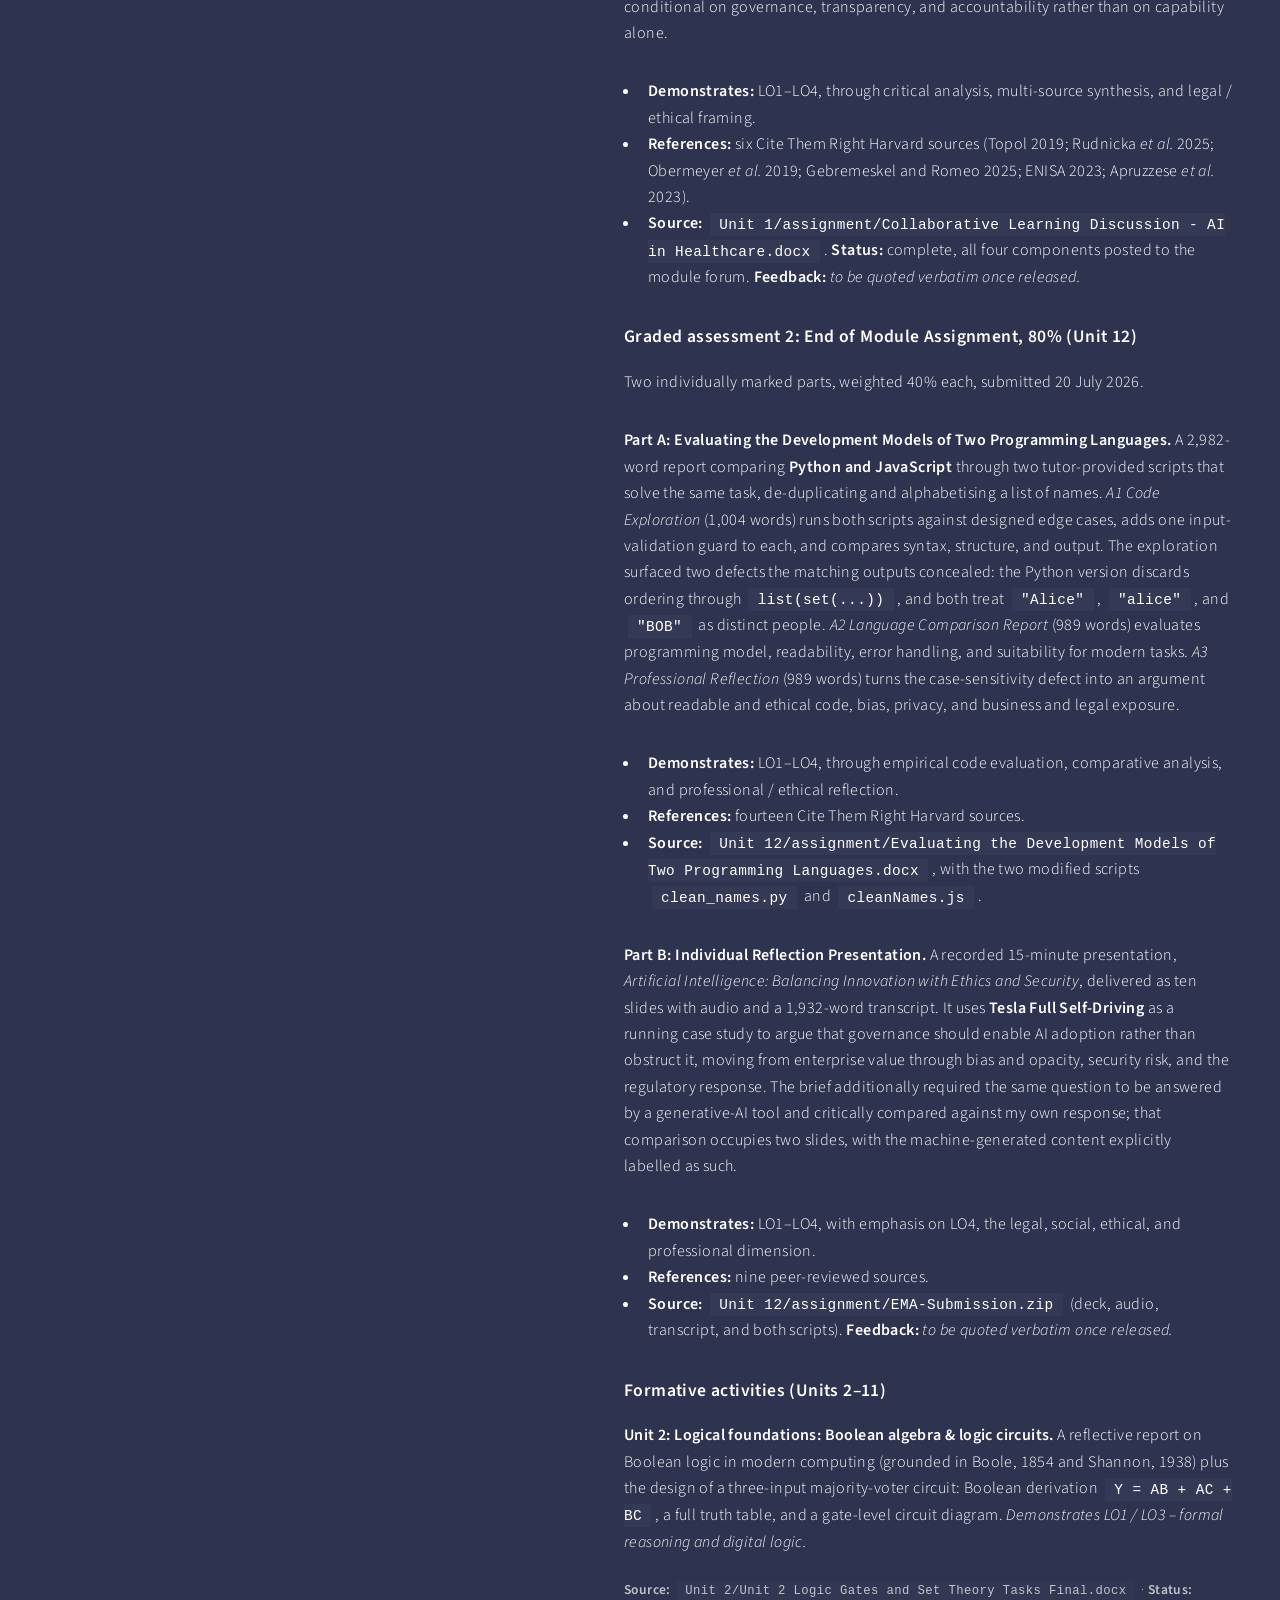
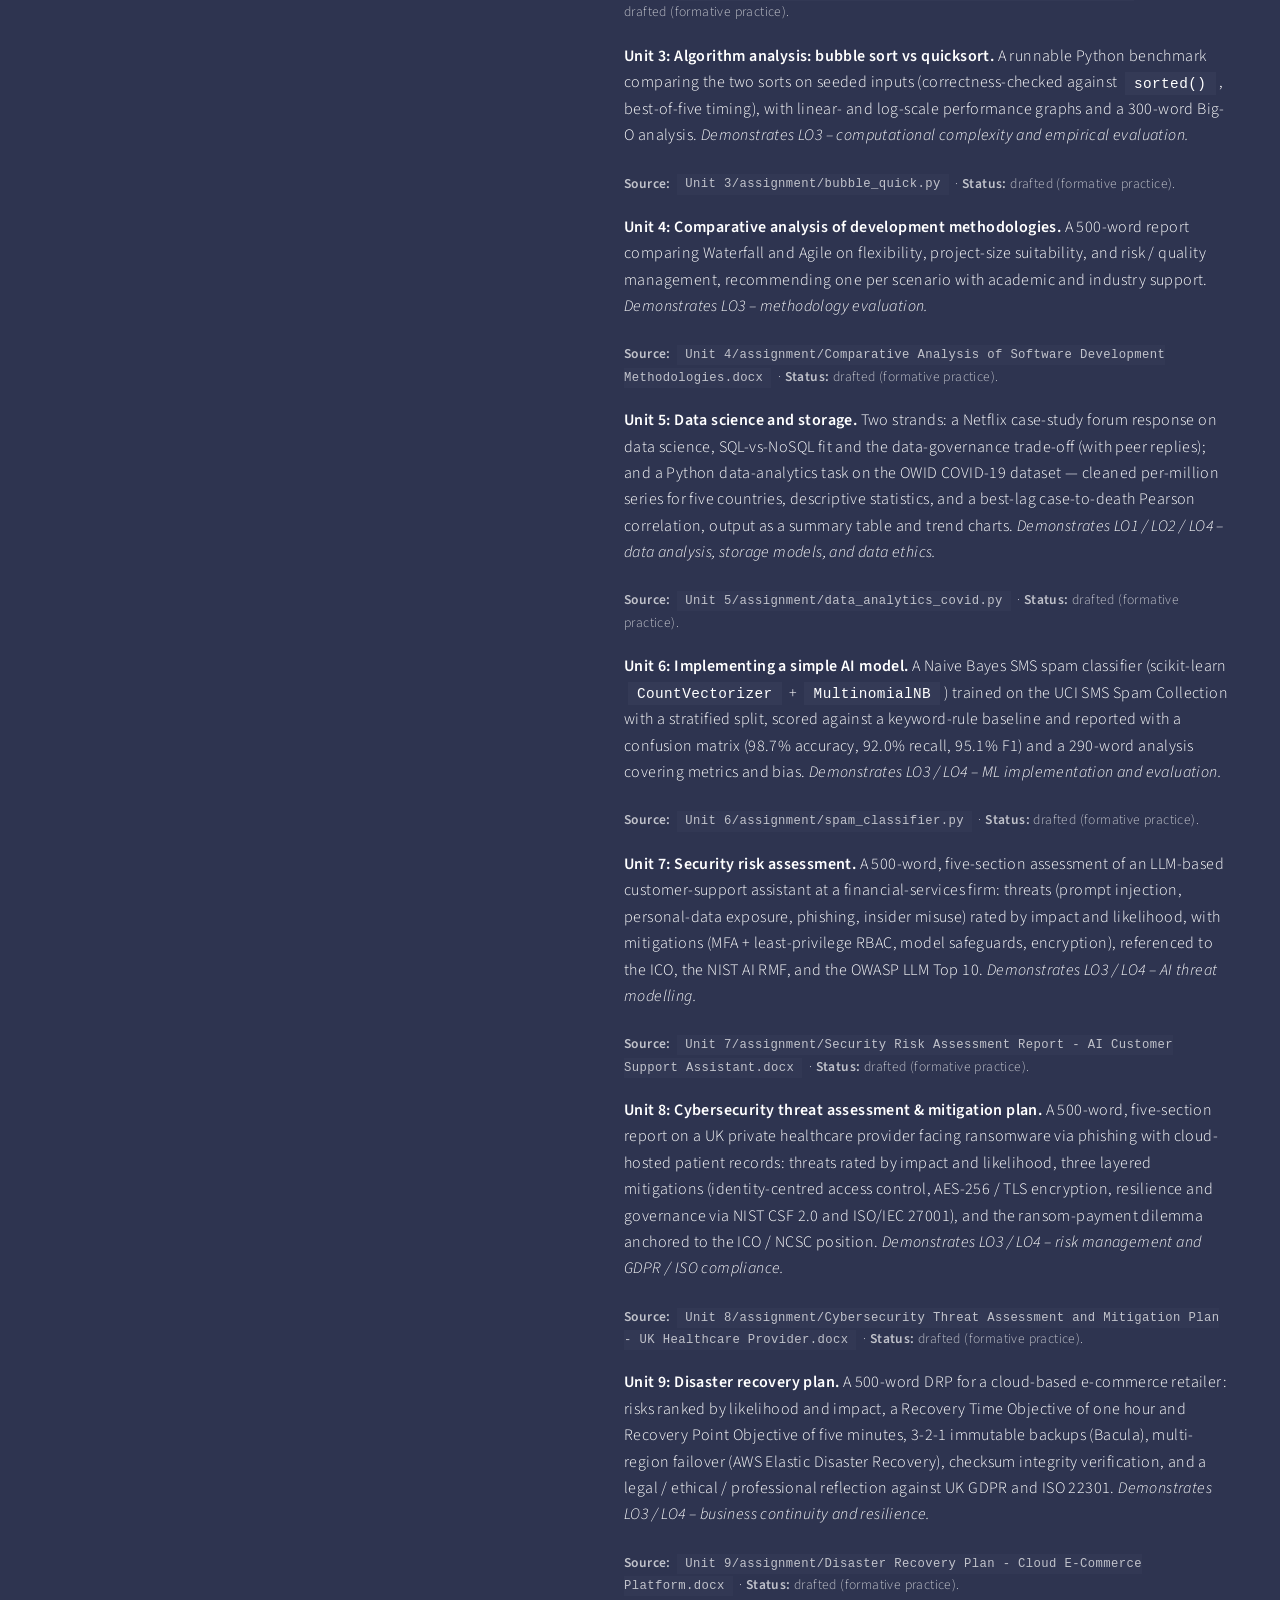
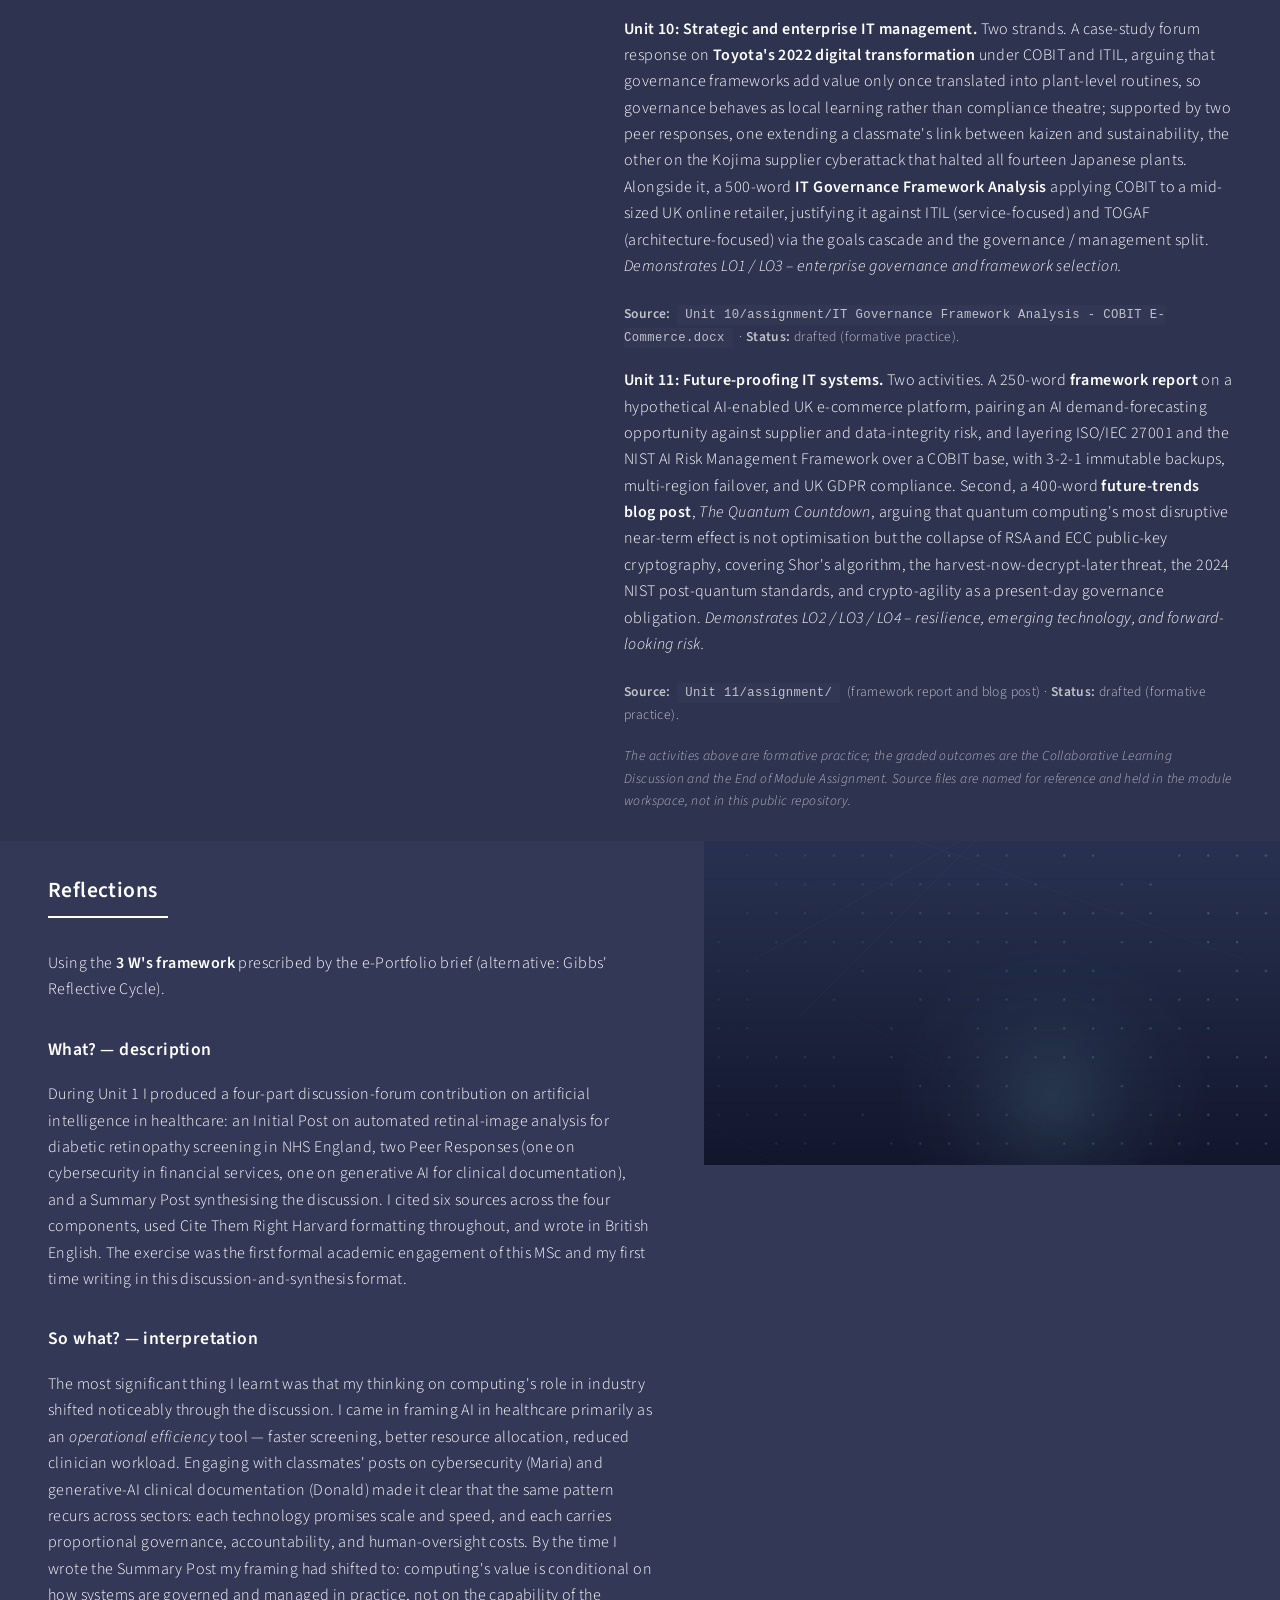
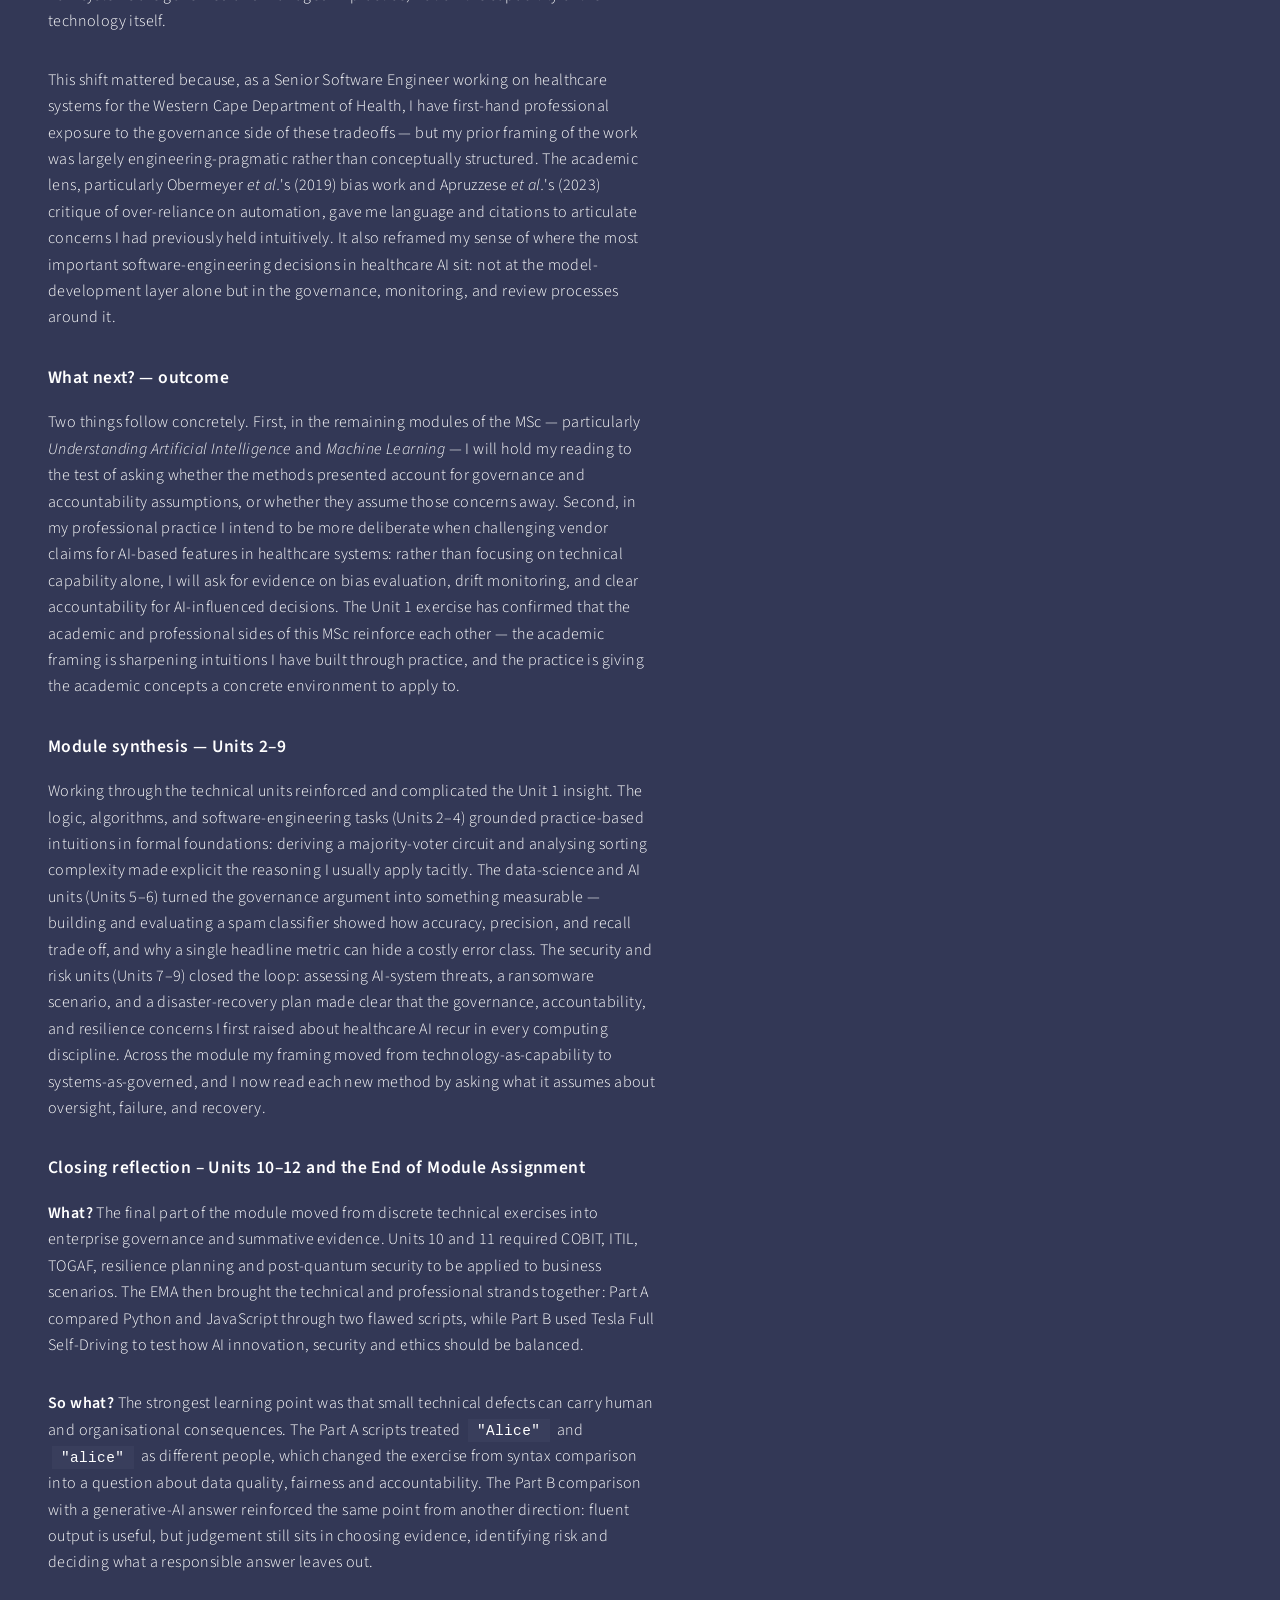
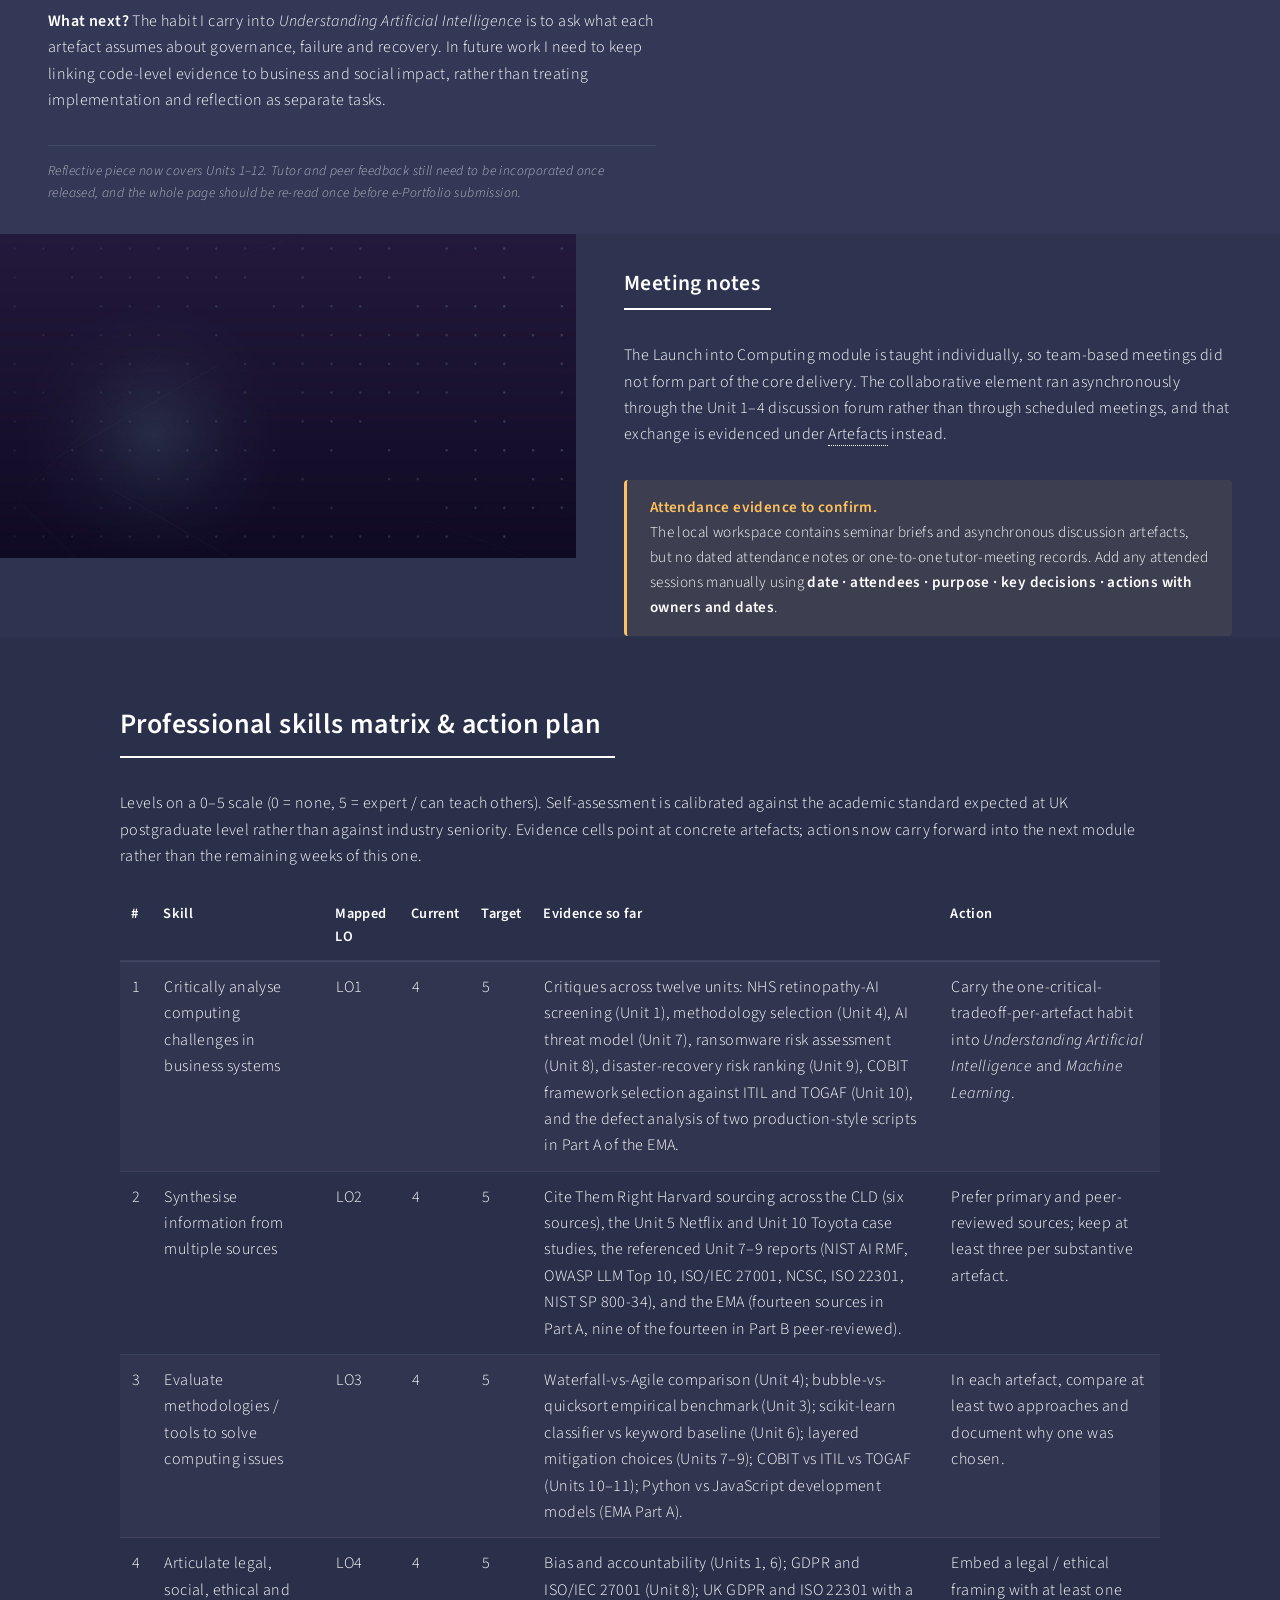
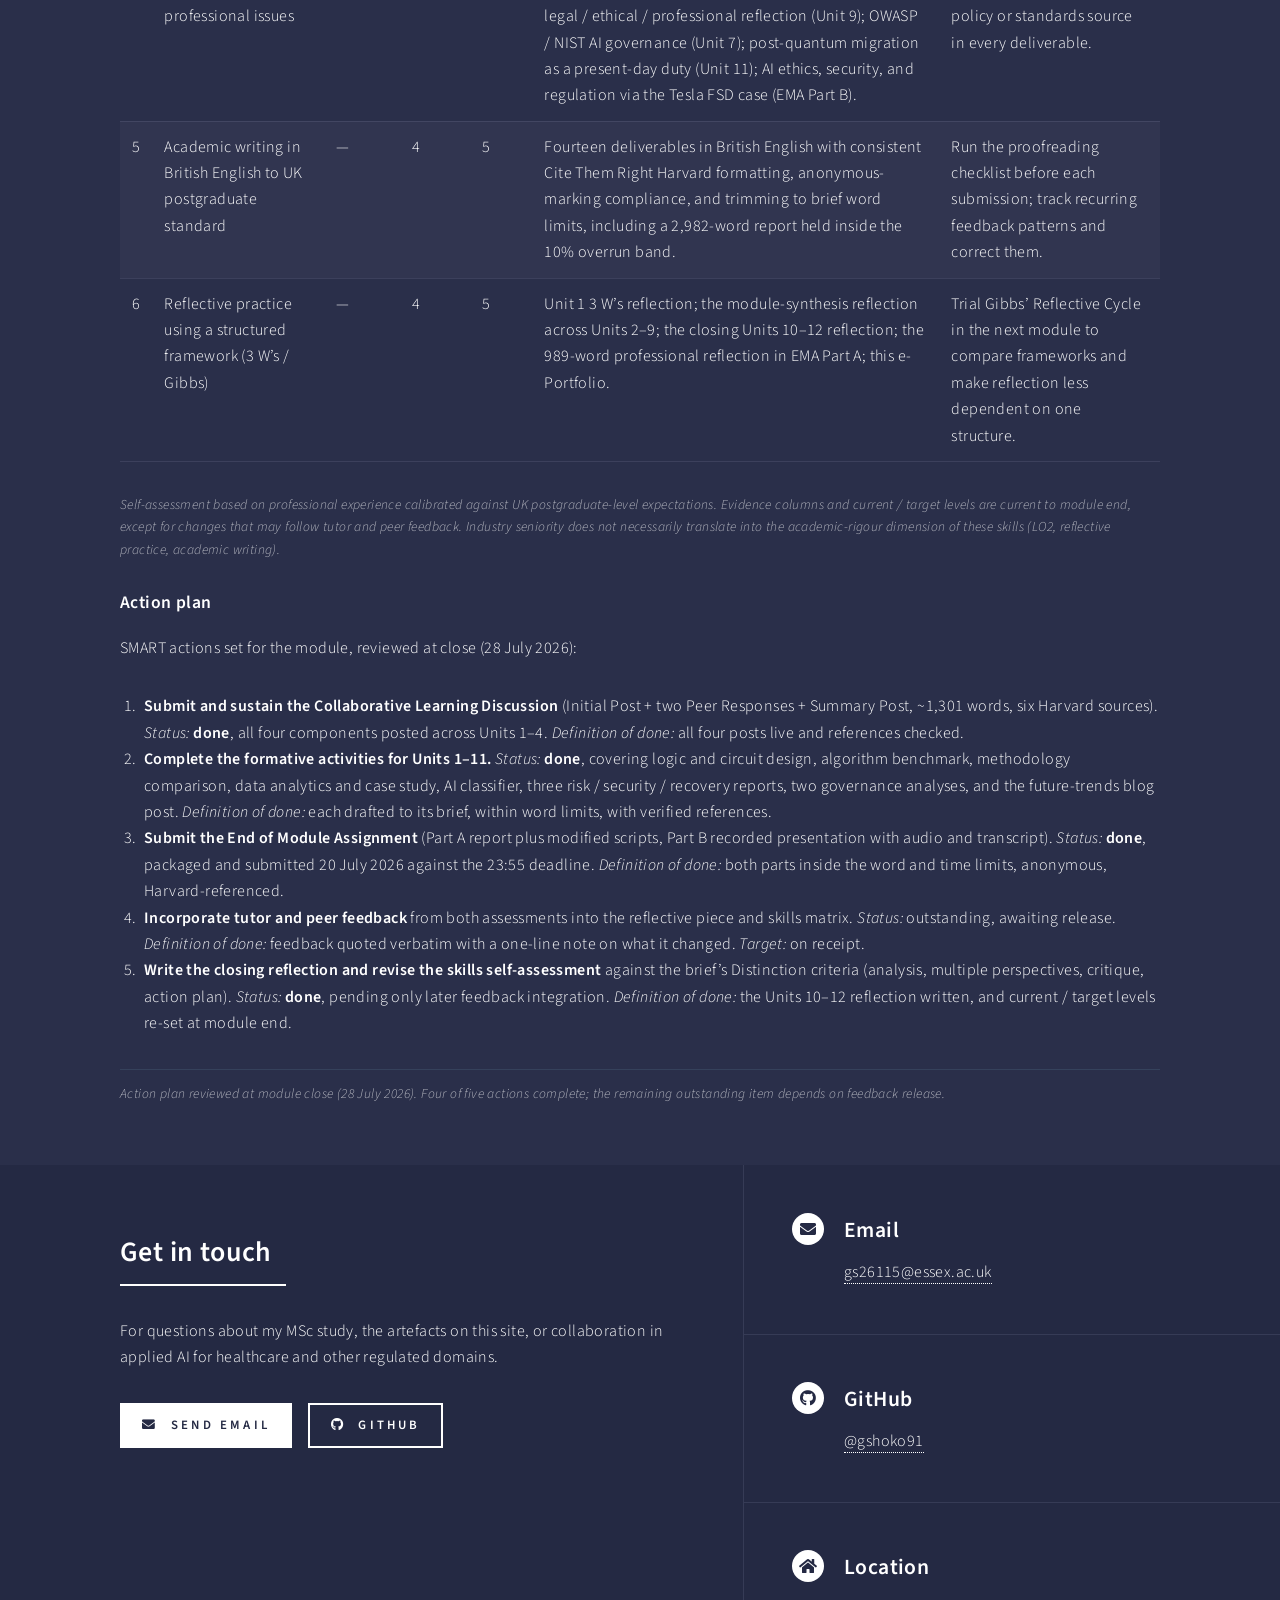
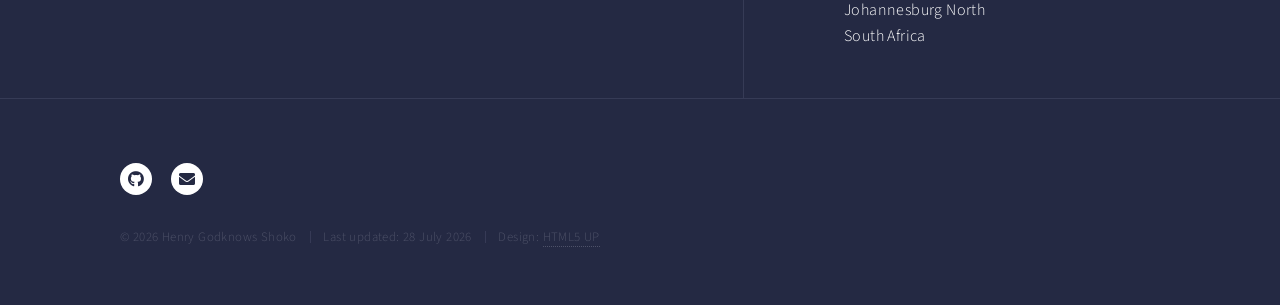
<file: launch-into-computing.html>
<!DOCTYPE HTML>
<!--
	E-Portfolio for Henry Godknows Shoko — MSc Artificial Intelligence, University of Essex Online (April 2026 cohort).
	Built on Forty by HTML5 UP (html5up.net | @ajlkn). Free for personal and commercial use under CCA 3.0.
-->
<html lang="en-GB">
	<head>
		<meta charset="utf-8" />
		<meta name="viewport" content="width=device-width, initial-scale=1, user-scalable=no" />
		<title>Launch into Computing — Henry Godknows Shoko</title>
		<meta name="description" content="Launch into Computing (April 2026, intake A): MSc AI foundation module covering software engineering, AI, cybersecurity, data science, and enterprise IT. Completed July 2026, with formative work across Units 1 to 11 and both graded assessments." />
		<meta name="author" content="Henry Godknows Shoko" />
		<link rel="canonical" href="https://gshoko91.github.io/eportfolio/launch-into-computing.html" />

		<!-- Favicons -->
		<link rel="icon" type="image/svg+xml" href="favicon.svg" />
		<link rel="icon" type="image/png" sizes="32x32" href="favicon-32.png" />
		<link rel="apple-touch-icon" sizes="180x180" href="apple-touch-icon.png" />
		<link rel="shortcut icon" href="favicon.ico" />

		<!-- Open Graph / Facebook / LinkedIn -->
		<meta property="og:type" content="website" />
		<meta property="og:site_name" content="Henry Godknows Shoko — MSc AI E-Portfolio" />
		<meta property="og:title" content="Launch into Computing — Henry Godknows Shoko" />
		<meta property="og:description" content="Launch into Computing (April 2026, intake A): MSc AI foundation module covering software engineering, AI, cybersecurity, data science, and enterprise IT. Completed July 2026, with formative work across Units 1 to 11 and both graded assessments." />
		<meta property="og:url" content="https://gshoko91.github.io/eportfolio/launch-into-computing.html" />
		<meta property="og:image" content="https://gshoko91.github.io/eportfolio/images/banner.jpg" />
		<meta property="og:locale" content="en_GB" />

		<!-- Twitter Card -->
		<meta name="twitter:card" content="summary_large_image" />
		<meta name="twitter:title" content="Launch into Computing — Henry Godknows Shoko" />
		<meta name="twitter:description" content="Launch into Computing (April 2026, intake A): MSc AI foundation module covering software engineering, AI, cybersecurity, data science, and enterprise IT. Completed July 2026, with formative work across Units 1 to 11 and both graded assessments." />
		<meta name="twitter:image" content="https://gshoko91.github.io/eportfolio/images/banner.jpg" />

		<link rel="stylesheet" href="assets/css/main.css" />
		<noscript><link rel="stylesheet" href="assets/css/noscript.css" /></noscript>
	</head>
	<body class="is-preload">

		<!-- Skip-to-content link for keyboard / screen-reader users -->
		<a href="#main" class="screen-reader-text" style="position:absolute;left:-10000px;top:auto;width:1px;height:1px;overflow:hidden;" onfocus="this.style.cssText='position:fixed;top:8px;left:8px;width:auto;height:auto;padding:8px 16px;background:#1c2049;color:#9bf1ff;z-index:9999;text-decoration:none;border-radius:4px;'" onblur="this.style.cssText='position:absolute;left:-10000px;top:auto;width:1px;height:1px;overflow:hidden;'">Skip to main content</a>

		<!-- Wrapper -->
			<div id="wrapper">

				<!-- Header -->
					<header id="header" class="alt style2">
						<a href="index.html" class="logo"><span>Henry Godknows Shoko</span></a>
						<nav>
							<a href="#menu">Menu</a>
						</nav>
					</header>

				<!-- Menu -->
					<nav id="menu">
						<ul class="links">
							<li><a href="index.html">Home</a></li>
							<li><a href="about.html">About Me</a></li>
							<li><a href="launch-into-computing.html">Launch into Computing</a></li>
							<li><a href="understanding-ai.html">Understanding AI</a></li>
							<li><a href="numerical-analysis.html">Numerical Analysis</a></li>
							<li><a href="machine-learning.html">Machine Learning</a></li>
							<li><a href="intelligent-agents.html">Intelligent Agents</a></li>
							<li><a href="research-methods.html">Research Methods & Professional Practice</a></li>
							<li><a href="project.html">MSc Computing Project</a></li>
							<li><a href="learning-loop.html">Learning Loop</a></li>
						</ul>
					</nav>

				<!-- Banner -->
				<!-- Note: The "styleN" class below should match that of the header element. -->
					<section id="banner" class="style2">
						<div class="inner">
							<span class="image">
								<img src="images/pic07.jpg" alt="" />
							</span>
							<header class="major">
								<h1>Launch into Computing</h1>
							</header>
							<div class="content">
								
                                <p>Foundation module: April 2026 (Intake A), 12 weeks, 20 credits.<br />
                                All twelve units complete, from logic and algorithms to AI, cybersecurity, enterprise IT governance, and future trends.</p>
							</div>
						</div>
					</section>

				<!-- Main -->
					<div id="main">

						<section id="status" style="padding-top:3em;padding-bottom:0;">
							<div class="inner">
								<div style="background:rgba(155,241,255,0.06);border-left:3px solid #9bf1ff;padding:1em 1.5em;border-radius:4px;font-size:0.95em;">
									<strong style="color:#9bf1ff;">Module status</strong><br />
									<strong>Complete</strong> (April to July 2026). <strong>Done:</strong> formative activities across Units&nbsp;1&ndash;11, the graded Collaborative Learning Discussion (20%), the summative End of Module Assignment (80%, submitted 20&nbsp;July&nbsp;2026), the reflective piece, the skills matrix, and the action plan. <strong>Pending:</strong> tutor and peer feedback on both assessments, to be quoted verbatim here once released.
								</div>
							</div>
						</section>
						<section id="one">
							<div class="inner">
								<header class="major"><h2>Learning outcomes</h2></header>
								<p>On completion of this module, students will be able to:</p>
								<ol>
										<li>Identify and critically analyse computing challenges and processes in business systems, accounting for the current enterprise landscape.</li>
										<li>Gather and synthesise information from multiple sources (including internet resources and business publications) to aid in the systematic design and analysis of computing challenges.</li>
										<li>Critically evaluate appropriate methodologies, tools and techniques to mitigate and/or solve computing issues and their business impact.</li>
										<li>Articulate the legal, social, ethical, and professional issues faced by computing professionals.</li>
								</ol>
							</div>
						</section>

						<section id="two" class="spotlights">
							<section>
								<a href="#artefacts" class="image"><img src="images/pic08.jpg" alt="" data-position="center center" /></a>
								<div class="content">
									<div class="inner">
										<header class="major"><h3 id="artefacts">Artefacts</h3></header>
                                        <p>This module carries two graded components: a <strong>Collaborative Learning Discussion (20%)</strong> spanning Units&nbsp;1&ndash;4, and the <strong>End of Module Assignment (80%)</strong> released in Unit&nbsp;12. The per-unit tasks beneath them are formative activities that build the evidence base across software engineering, AI, cybersecurity, data science, and enterprise IT.</p>
                                        <h4>Graded assessment 1: Collaborative Learning Discussion, 20% (Units&nbsp;1&ndash;4)</h4>
                                        <p><strong>AI in Healthcare</strong> &mdash; a four-part contribution (~1,301 words): an Initial Post on automated retinal-image analysis for diabetic retinopathy screening in NHS England, two Peer Responses (cybersecurity in financial services; generative AI for clinical documentation), and a reflective Summary Post. It argues that computing’s value is conditional on governance, transparency, and accountability rather than on capability alone.</p>
                                        <ul>
                                            <li><strong>Demonstrates:</strong> LO1&ndash;LO4, through critical analysis, multi-source synthesis, and legal / ethical framing.</li>
                                            <li><strong>References:</strong> six Cite Them Right Harvard sources (Topol 2019; Rudnicka <em>et al.</em> 2025; Obermeyer <em>et al.</em> 2019; Gebremeskel and Romeo 2025; ENISA 2023; Apruzzese <em>et al.</em> 2023).</li>
                                            <li><strong>Source:</strong> <code>Unit 1/assignment/Collaborative Learning Discussion - AI in Healthcare.docx</code>. <strong>Status:</strong> complete, all four components posted to the module forum. <strong>Feedback:</strong> <em>to be quoted verbatim once released.</em></li>
                                        </ul>
                                        <h4>Graded assessment 2: End of Module Assignment, 80% (Unit&nbsp;12)</h4>
                                        <p>Two individually marked parts, weighted 40% each, submitted 20&nbsp;July&nbsp;2026.</p>
                                        <p><strong>Part A: Evaluating the Development Models of Two Programming Languages.</strong> A 2,982-word report comparing <strong>Python and JavaScript</strong> through two tutor-provided scripts that solve the same task, de-duplicating and alphabetising a list of names. <em>A1 Code Exploration</em> (1,004 words) runs both scripts against designed edge cases, adds one input-validation guard to each, and compares syntax, structure, and output. The exploration surfaced two defects the matching outputs concealed: the Python version discards ordering through <code>list(set(...))</code>, and both treat <code>"Alice"</code>, <code>"alice"</code>, and <code>"BOB"</code> as distinct people. <em>A2 Language Comparison Report</em> (989 words) evaluates programming model, readability, error handling, and suitability for modern tasks. <em>A3 Professional Reflection</em> (989 words) turns the case-sensitivity defect into an argument about readable and ethical code, bias, privacy, and business and legal exposure.</p>
                                        <ul>
                                            <li><strong>Demonstrates:</strong> LO1&ndash;LO4, through empirical code evaluation, comparative analysis, and professional / ethical reflection.</li>
                                            <li><strong>References:</strong> fourteen Cite Them Right Harvard sources.</li>
                                            <li><strong>Source:</strong> <code>Unit 12/assignment/Evaluating the Development Models of Two Programming Languages.docx</code>, with the two modified scripts <code>clean_names.py</code> and <code>cleanNames.js</code>.</li>
                                        </ul>
                                        <p><strong>Part B: Individual Reflection Presentation.</strong> A recorded 15-minute presentation, <em>Artificial Intelligence: Balancing Innovation with Ethics and Security</em>, delivered as ten slides with audio and a 1,932-word transcript. It uses <strong>Tesla Full Self-Driving</strong> as a running case study to argue that governance should enable AI adoption rather than obstruct it, moving from enterprise value through bias and opacity, security risk, and the regulatory response. The brief additionally required the same question to be answered by a generative-AI tool and critically compared against my own response; that comparison occupies two slides, with the machine-generated content explicitly labelled as such.</p>
                                        <ul>
                                            <li><strong>Demonstrates:</strong> LO1&ndash;LO4, with emphasis on LO4, the legal, social, ethical, and professional dimension.</li>
                                            <li><strong>References:</strong> nine peer-reviewed sources.</li>
                                            <li><strong>Source:</strong> <code>Unit 12/assignment/EMA-Submission.zip</code> (deck, audio, transcript, and both scripts). <strong>Feedback:</strong> <em>to be quoted verbatim once released.</em></li>
                                        </ul>
                                        <h4>Formative activities (Units&nbsp;2&ndash;11)</h4>
                                        <p><strong>Unit 2: Logical foundations: Boolean algebra &amp; logic circuits.</strong> A reflective report on Boolean logic in modern computing (grounded in Boole, 1854 and Shannon, 1938) plus the design of a three-input majority-voter circuit: Boolean derivation <code>Y = AB + AC + BC</code>, a full truth table, and a gate-level circuit diagram. <em>Demonstrates LO1 / LO3 &ndash; formal reasoning and digital logic.</em></p>
                                        <p style="font-size:0.85em;opacity:0.7;margin:-0.6em 0 1.4em;"><strong>Source:</strong> <code>Unit 2/Unit 2 Logic Gates and Set Theory Tasks Final.docx</code> &middot; <strong>Status:</strong> drafted (formative practice).</p>
                                        <p><strong>Unit 3: Algorithm analysis: bubble sort vs quicksort.</strong> A runnable Python benchmark comparing the two sorts on seeded inputs (correctness-checked against <code>sorted()</code>, best-of-five timing), with linear- and log-scale performance graphs and a 300-word Big-O analysis. <em>Demonstrates LO3 &ndash; computational complexity and empirical evaluation.</em></p>
                                        <p style="font-size:0.85em;opacity:0.7;margin:-0.6em 0 1.4em;"><strong>Source:</strong> <code>Unit 3/assignment/bubble_quick.py</code> &middot; <strong>Status:</strong> drafted (formative practice).</p>
                                        <p><strong>Unit 4: Comparative analysis of development methodologies.</strong> A 500-word report comparing Waterfall and Agile on flexibility, project-size suitability, and risk / quality management, recommending one per scenario with academic and industry support. <em>Demonstrates LO3 &ndash; methodology evaluation.</em></p>
                                        <p style="font-size:0.85em;opacity:0.7;margin:-0.6em 0 1.4em;"><strong>Source:</strong> <code>Unit 4/assignment/Comparative Analysis of Software Development Methodologies.docx</code> &middot; <strong>Status:</strong> drafted (formative practice).</p>
                                        <p><strong>Unit 5: Data science and storage.</strong> Two strands: a Netflix case-study forum response on data science, SQL-vs-NoSQL fit and the data-governance trade-off (with peer replies); and a Python data-analytics task on the OWID COVID-19 dataset &mdash; cleaned per-million series for five countries, descriptive statistics, and a best-lag case-to-death Pearson correlation, output as a summary table and trend charts. <em>Demonstrates LO1 / LO2 / LO4 &ndash; data analysis, storage models, and data ethics.</em></p>
                                        <p style="font-size:0.85em;opacity:0.7;margin:-0.6em 0 1.4em;"><strong>Source:</strong> <code>Unit 5/assignment/data_analytics_covid.py</code> &middot; <strong>Status:</strong> drafted (formative practice).</p>
                                        <p><strong>Unit 6: Implementing a simple AI model.</strong> A Naive Bayes SMS spam classifier (scikit-learn <code>CountVectorizer</code> + <code>MultinomialNB</code>) trained on the UCI SMS Spam Collection with a stratified split, scored against a keyword-rule baseline and reported with a confusion matrix (98.7% accuracy, 92.0% recall, 95.1% F1) and a 290-word analysis covering metrics and bias. <em>Demonstrates LO3 / LO4 &ndash; ML implementation and evaluation.</em></p>
                                        <p style="font-size:0.85em;opacity:0.7;margin:-0.6em 0 1.4em;"><strong>Source:</strong> <code>Unit 6/assignment/spam_classifier.py</code> &middot; <strong>Status:</strong> drafted (formative practice).</p>
                                        <p><strong>Unit 7: Security risk assessment.</strong> A 500-word, five-section assessment of an LLM-based customer-support assistant at a financial-services firm: threats (prompt injection, personal-data exposure, phishing, insider misuse) rated by impact and likelihood, with mitigations (MFA + least-privilege RBAC, model safeguards, encryption), referenced to the ICO, the NIST AI RMF, and the OWASP LLM Top 10. <em>Demonstrates LO3 / LO4 &ndash; AI threat modelling.</em></p>
                                        <p style="font-size:0.85em;opacity:0.7;margin:-0.6em 0 1.4em;"><strong>Source:</strong> <code>Unit 7/assignment/Security Risk Assessment Report - AI Customer Support Assistant.docx</code> &middot; <strong>Status:</strong> drafted (formative practice).</p>
                                        <p><strong>Unit 8: Cybersecurity threat assessment &amp; mitigation plan.</strong> A 500-word, five-section report on a UK private healthcare provider facing ransomware via phishing with cloud-hosted patient records: threats rated by impact and likelihood, three layered mitigations (identity-centred access control, AES-256 / TLS encryption, resilience and governance via NIST CSF 2.0 and ISO/IEC 27001), and the ransom-payment dilemma anchored to the ICO / NCSC position. <em>Demonstrates LO3 / LO4 &ndash; risk management and GDPR / ISO compliance.</em></p>
                                        <p style="font-size:0.85em;opacity:0.7;margin:-0.6em 0 1.4em;"><strong>Source:</strong> <code>Unit 8/assignment/Cybersecurity Threat Assessment and Mitigation Plan - UK Healthcare Provider.docx</code> &middot; <strong>Status:</strong> drafted (formative practice).</p>
                                        <p><strong>Unit 9: Disaster recovery plan.</strong> A 500-word DRP for a cloud-based e-commerce retailer: risks ranked by likelihood and impact, a Recovery Time Objective of one hour and Recovery Point Objective of five minutes, 3-2-1 immutable backups (Bacula), multi-region failover (AWS Elastic Disaster Recovery), checksum integrity verification, and a legal / ethical / professional reflection against UK GDPR and ISO&nbsp;22301. <em>Demonstrates LO3 / LO4 &ndash; business continuity and resilience.</em></p>
                                        <p style="font-size:0.85em;opacity:0.7;margin:-0.6em 0 1.4em;"><strong>Source:</strong> <code>Unit 9/assignment/Disaster Recovery Plan - Cloud E-Commerce Platform.docx</code> &middot; <strong>Status:</strong> drafted (formative practice).</p>
                                        <p><strong>Unit 10: Strategic and enterprise IT management.</strong> Two strands. A case-study forum response on <strong>Toyota's 2022 digital transformation</strong> under COBIT and ITIL, arguing that governance frameworks add value only once translated into plant-level routines, so governance behaves as local learning rather than compliance theatre; supported by two peer responses, one extending a classmate's link between kaizen and sustainability, the other on the Kojima supplier cyberattack that halted all fourteen Japanese plants. Alongside it, a 500-word <strong>IT Governance Framework Analysis</strong> applying COBIT to a mid-sized UK online retailer, justifying it against ITIL (service-focused) and TOGAF (architecture-focused) via the goals cascade and the governance / management split. <em>Demonstrates LO1 / LO3 &ndash; enterprise governance and framework selection.</em></p>
                                        <p style="font-size:0.85em;opacity:0.7;margin:-0.6em 0 1.4em;"><strong>Source:</strong> <code>Unit 10/assignment/IT Governance Framework Analysis - COBIT E-Commerce.docx</code> &middot; <strong>Status:</strong> drafted (formative practice).</p>
                                        <p><strong>Unit 11: Future-proofing IT systems.</strong> Two activities. A 250-word <strong>framework report</strong> on a hypothetical AI-enabled UK e-commerce platform, pairing an AI demand-forecasting opportunity against supplier and data-integrity risk, and layering ISO/IEC&nbsp;27001 and the NIST AI Risk Management Framework over a COBIT base, with 3-2-1 immutable backups, multi-region failover, and UK GDPR compliance. Second, a 400-word <strong>future-trends blog post</strong>, <em>The Quantum Countdown</em>, arguing that quantum computing's most disruptive near-term effect is not optimisation but the collapse of RSA and ECC public-key cryptography, covering Shor's algorithm, the harvest-now-decrypt-later threat, the 2024 NIST post-quantum standards, and crypto-agility as a present-day governance obligation. <em>Demonstrates LO2 / LO3 / LO4 &ndash; resilience, emerging technology, and forward-looking risk.</em></p>
                                        <p style="font-size:0.85em;opacity:0.7;margin:-0.6em 0 1.4em;"><strong>Source:</strong> <code>Unit 11/assignment/</code> (framework report and blog post) &middot; <strong>Status:</strong> drafted (formative practice).</p>
                                        <p style="font-size:0.85em;opacity:0.65;"><em>The activities above are formative practice; the graded outcomes are the Collaborative Learning Discussion and the End of Module Assignment. Source files are named for reference and held in the module workspace, not in this public repository.</em></p>
                                    
									</div>
								</div>
							</section>
							<section>
								<a href="#reflections" class="image"><img src="images/pic09.jpg" alt="" data-position="top center" /></a>
								<div class="content">
									<div class="inner">
										<header class="major"><h3 id="reflections">Reflections</h3></header>
										
                                        <p>Using the <strong>3 W's framework</strong> prescribed by the e-Portfolio brief (alternative: Gibbs' Reflective Cycle).</p>

                                        <h4>What? &mdash; description</h4>
                                        <p>During Unit&nbsp;1 I produced a four-part discussion-forum contribution on artificial intelligence in healthcare: an Initial Post on automated retinal-image analysis for diabetic retinopathy screening in NHS England, two Peer Responses (one on cybersecurity in financial services, one on generative AI for clinical documentation), and a Summary Post synthesising the discussion. I cited six sources across the four components, used Cite Them Right Harvard formatting throughout, and wrote in British English. The exercise was the first formal academic engagement of this MSc and my first time writing in this discussion-and-synthesis format.</p>

                                        <h4>So what? &mdash; interpretation</h4>
                                        <p>The most significant thing I learnt was that my thinking on computing's role in industry shifted noticeably through the discussion. I came in framing AI in healthcare primarily as an <em>operational efficiency</em> tool &mdash; faster screening, better resource allocation, reduced clinician workload. Engaging with classmates' posts on cybersecurity (Maria) and generative-AI clinical documentation (Donald) made it clear that the same pattern recurs across sectors: each technology promises scale and speed, and each carries proportional governance, accountability, and human-oversight costs. By the time I wrote the Summary Post my framing had shifted to: computing's value is conditional on how systems are governed and managed in practice, not on the capability of the technology itself.</p>
                                        <p>This shift mattered because, as a Senior Software Engineer working on healthcare systems for the Western Cape Department of Health, I have first-hand professional exposure to the governance side of these tradeoffs &mdash; but my prior framing of the work was largely engineering-pragmatic rather than conceptually structured. The academic lens, particularly Obermeyer <em>et al.</em>'s (2019) bias work and Apruzzese <em>et al.</em>'s (2023) critique of over-reliance on automation, gave me language and citations to articulate concerns I had previously held intuitively. It also reframed my sense of where the most important software-engineering decisions in healthcare AI sit: not at the model-development layer alone but in the governance, monitoring, and review processes around it.</p>

                                        <h4>What next? &mdash; outcome</h4>
                                        <p>Two things follow concretely. First, in the remaining modules of the MSc &mdash; particularly <em>Understanding Artificial Intelligence</em> and <em>Machine Learning</em> &mdash; I will hold my reading to the test of asking whether the methods presented account for governance and accountability assumptions, or whether they assume those concerns away. Second, in my professional practice I intend to be more deliberate when challenging vendor claims for AI-based features in healthcare systems: rather than focusing on technical capability alone, I will ask for evidence on bias evaluation, drift monitoring, and clear accountability for AI-influenced decisions. The Unit&nbsp;1 exercise has confirmed that the academic and professional sides of this MSc reinforce each other &mdash; the academic framing is sharpening intuitions I have built through practice, and the practice is giving the academic concepts a concrete environment to apply to.</p>

                                                                                <h4>Module synthesis &mdash; Units&nbsp;2&ndash;9</h4>
                                        <p>Working through the technical units reinforced and complicated the Unit&nbsp;1 insight. The logic, algorithms, and software-engineering tasks (Units&nbsp;2&ndash;4) grounded practice-based intuitions in formal foundations: deriving a majority-voter circuit and analysing sorting complexity made explicit the reasoning I usually apply tacitly. The data-science and AI units (Units&nbsp;5&ndash;6) turned the governance argument into something measurable &mdash; building and evaluating a spam classifier showed how accuracy, precision, and recall trade off, and why a single headline metric can hide a costly error class. The security and risk units (Units&nbsp;7&ndash;9) closed the loop: assessing AI-system threats, a ransomware scenario, and a disaster-recovery plan made clear that the governance, accountability, and resilience concerns I first raised about healthcare AI recur in every computing discipline. Across the module my framing moved from technology-as-capability to systems-as-governed, and I now read each new method by asking what it assumes about oversight, failure, and recovery.</p>
                                        <h4>Closing reflection &ndash; Units&nbsp;10&ndash;12 and the End of Module Assignment</h4>
                                        <p><strong>What?</strong> The final part of the module moved from discrete technical exercises into enterprise governance and summative evidence. Units&nbsp;10 and 11 required COBIT, ITIL, TOGAF, resilience planning and post-quantum security to be applied to business scenarios. The EMA then brought the technical and professional strands together: Part&nbsp;A compared Python and JavaScript through two flawed scripts, while Part&nbsp;B used Tesla Full Self-Driving to test how AI innovation, security and ethics should be balanced.</p>
                                        <p><strong>So what?</strong> The strongest learning point was that small technical defects can carry human and organisational consequences. The Part&nbsp;A scripts treated <code>"Alice"</code> and <code>"alice"</code> as different people, which changed the exercise from syntax comparison into a question about data quality, fairness and accountability. The Part&nbsp;B comparison with a generative-AI answer reinforced the same point from another direction: fluent output is useful, but judgement still sits in choosing evidence, identifying risk and deciding what a responsible answer leaves out.</p>
                                        <p><strong>What next?</strong> The habit I carry into <em>Understanding Artificial Intelligence</em> is to ask what each artefact assumes about governance, failure and recovery. In future work I need to keep linking code-level evidence to business and social impact, rather than treating implementation and reflection as separate tasks.</p>
                                        <p style="font-size:0.85em;opacity:0.65;border-top:1px solid rgba(155,241,255,0.15);padding-top:1em;margin-top:2em;"><em>Reflective piece now covers Units&nbsp;1&ndash;12. Tutor and peer feedback still need to be incorporated once released, and the whole page should be re-read once before e-Portfolio submission.</em></p>
									</div>
								</div>
							</section>
							<section>
								<a href="#meetings" class="image"><img src="images/pic10.jpg" alt="" data-position="25% 25%" /></a>
								<div class="content">
									<div class="inner">
										<header class="major"><h3 id="meetings">Meeting notes</h3></header>
										
                                        <p>The Launch into Computing module is taught individually, so team-based meetings did not form part of the core delivery. The collaborative element ran asynchronously through the Unit&nbsp;1&ndash;4 discussion forum rather than through scheduled meetings, and that exchange is evidenced under <a href="#artefacts">Artefacts</a> instead.</p>
                                        <div style="background:rgba(255,193,94,0.07);border-left:3px solid #ffc15e;padding:1em 1.5em;border-radius:4px;margin-top:1.2em;font-size:0.95em;">
                                            <strong style="color:#ffc15e;">Attendance evidence to confirm.</strong><br />
                                            The local workspace contains seminar briefs and asynchronous discussion artefacts, but no dated attendance notes or one-to-one tutor-meeting records. Add any attended sessions manually using <strong>date &middot; attendees &middot; purpose &middot; key decisions &middot; actions with owners and dates</strong>.
                                        </div>
									</div>
								</div>
							</section>
						</section>

						<section id="three">
							<div class="inner">
								<header class="major"><h2 id="skills">Professional skills matrix &amp; action plan</h2></header>
								
                                <p>Levels on a 0&ndash;5 scale (0 = none, 5 = expert / can teach others). Self-assessment is calibrated against the academic standard expected at UK postgraduate level rather than against industry seniority. Evidence cells point at concrete artefacts; actions now carry forward into the next module rather than the remaining weeks of this one.</p>
                                <div class="table-wrapper">
                                    <table>
                                        <thead>
                                            <tr><th>#</th><th>Skill</th><th>Mapped LO</th><th>Current</th><th>Target</th><th>Evidence so far</th><th>Action</th></tr>
                                        </thead>
                                        <tbody>
                                            <tr><td>1</td><td>Critically analyse computing challenges in business systems</td><td>LO1</td><td>4</td><td>5</td><td>Critiques across twelve units: NHS retinopathy-AI screening (Unit&nbsp;1), methodology selection (Unit&nbsp;4), AI threat model (Unit&nbsp;7), ransomware risk assessment (Unit&nbsp;8), disaster-recovery risk ranking (Unit&nbsp;9), COBIT framework selection against ITIL and TOGAF (Unit&nbsp;10), and the defect analysis of two production-style scripts in Part&nbsp;A of the EMA.</td><td>Carry the one-critical-tradeoff-per-artefact habit into <em>Understanding Artificial Intelligence</em> and <em>Machine Learning</em>.</td></tr>
                                            <tr><td>2</td><td>Synthesise information from multiple sources</td><td>LO2</td><td>4</td><td>5</td><td>Cite Them Right Harvard sourcing across the CLD (six sources), the Unit&nbsp;5 Netflix and Unit&nbsp;10 Toyota case studies, the referenced Unit&nbsp;7&ndash;9 reports (NIST AI RMF, OWASP LLM Top&nbsp;10, ISO/IEC&nbsp;27001, NCSC, ISO&nbsp;22301, NIST&nbsp;SP&nbsp;800-34), and the EMA (fourteen sources in Part&nbsp;A, nine of the fourteen in Part&nbsp;B peer-reviewed).</td><td>Prefer primary and peer-reviewed sources; keep at least three per substantive artefact.</td></tr>
                                            <tr><td>3</td><td>Evaluate methodologies / tools to solve computing issues</td><td>LO3</td><td>4</td><td>5</td><td>Waterfall-vs-Agile comparison (Unit&nbsp;4); bubble-vs-quicksort empirical benchmark (Unit&nbsp;3); scikit-learn classifier vs keyword baseline (Unit&nbsp;6); layered mitigation choices (Units&nbsp;7&ndash;9); COBIT vs ITIL vs TOGAF (Units&nbsp;10&ndash;11); Python vs JavaScript development models (EMA Part&nbsp;A).</td><td>In each artefact, compare at least two approaches and document why one was chosen.</td></tr>
                                            <tr><td>4</td><td>Articulate legal, social, ethical and professional issues</td><td>LO4</td><td>4</td><td>5</td><td>Bias and accountability (Units&nbsp;1, 6); GDPR and ISO/IEC&nbsp;27001 (Unit&nbsp;8); UK GDPR and ISO&nbsp;22301 with a legal / ethical / professional reflection (Unit&nbsp;9); OWASP / NIST AI governance (Unit&nbsp;7); post-quantum migration as a present-day duty (Unit&nbsp;11); AI ethics, security, and regulation via the Tesla FSD case (EMA Part&nbsp;B).</td><td>Embed a legal / ethical framing with at least one policy or standards source in every deliverable.</td></tr>
                                            <tr><td>5</td><td>Academic writing in British English to UK postgraduate standard</td><td>&mdash;</td><td>4</td><td>5</td><td>Fourteen deliverables in British English with consistent Cite Them Right Harvard formatting, anonymous-marking compliance, and trimming to brief word limits, including a 2,982-word report held inside the 10% overrun band.</td><td>Run the proofreading checklist before each submission; track recurring feedback patterns and correct them.</td></tr>
                                            <tr><td>6</td><td>Reflective practice using a structured framework (3&nbsp;W&rsquo;s / Gibbs)</td><td>&mdash;</td><td>4</td><td>5</td><td>Unit&nbsp;1 3&nbsp;W&rsquo;s reflection; the module-synthesis reflection across Units&nbsp;2&ndash;9; the closing Units&nbsp;10&ndash;12 reflection; the 989-word professional reflection in EMA Part&nbsp;A; this e-Portfolio.</td><td>Trial Gibbs&rsquo; Reflective Cycle in the next module to compare frameworks and make reflection less dependent on one structure.</td></tr>
                                        </tbody>
                                    </table>
                                </div>
                                <p style="font-size:0.85em;opacity:0.65;"><em>Self-assessment based on professional experience calibrated against UK postgraduate-level expectations. Evidence columns and current / target levels are current to module end, except for changes that may follow tutor and peer feedback. Industry seniority does not necessarily translate into the academic-rigour dimension of these skills (LO2, reflective practice, academic writing).</em></p>
                                <h4>Action plan</h4>
                                <p>SMART actions set for the module, reviewed at close (28&nbsp;July&nbsp;2026):</p>
                                    <ol>
                                        <li><strong>Submit and sustain the Collaborative Learning Discussion</strong> (Initial Post + two Peer Responses + Summary Post, ~1,301 words, six Harvard sources). <em>Status:</em> <strong>done</strong>, all four components posted across Units&nbsp;1&ndash;4. <em>Definition of done:</em> all four posts live and references checked.</li>
                                        <li><strong>Complete the formative activities for Units&nbsp;1&ndash;11.</strong> <em>Status:</em> <strong>done</strong>, covering logic and circuit design, algorithm benchmark, methodology comparison, data analytics and case study, AI classifier, three risk / security / recovery reports, two governance analyses, and the future-trends blog post. <em>Definition of done:</em> each drafted to its brief, within word limits, with verified references.</li>
                                        <li><strong>Submit the End of Module Assignment</strong> (Part&nbsp;A report plus modified scripts, Part&nbsp;B recorded presentation with audio and transcript). <em>Status:</em> <strong>done</strong>, packaged and submitted 20&nbsp;July&nbsp;2026 against the 23:55 deadline. <em>Definition of done:</em> both parts inside the word and time limits, anonymous, Harvard-referenced.</li>
                                        <li><strong>Incorporate tutor and peer feedback</strong> from both assessments into the reflective piece and skills matrix. <em>Status:</em> outstanding, awaiting release. <em>Definition of done:</em> feedback quoted verbatim with a one-line note on what it changed. <em>Target:</em> on receipt.</li>
                                        <li><strong>Write the closing reflection and revise the skills self-assessment</strong> against the brief&rsquo;s Distinction criteria (analysis, multiple perspectives, critique, action plan). <em>Status:</em> <strong>done</strong>, pending only later feedback integration. <em>Definition of done:</em> the Units&nbsp;10&ndash;12 reflection written, and current / target levels re-set at module end.</li>
                                    </ol>
                                <p style="font-size:0.85em;opacity:0.65;border-top:1px solid rgba(155,241,255,0.15);padding-top:1em;margin-top:1em;"><em>Action plan reviewed at module close (28&nbsp;July&nbsp;2026). Four of five actions complete; the remaining outstanding item depends on feedback release.</em></p>
							</div>
						</section>
					</div>

				<!-- Contact -->
					<section id="contact">
						<div class="inner">
							<section>
								<header class="major">
									<h2>Get in touch</h2>
								</header>
								<p>For questions about my MSc study, the artefacts on this site, or collaboration in applied AI for healthcare and other regulated domains.</p>
								<ul class="actions">
									<li><a href="mailto:gs26115@essex.ac.uk?subject=MSc%20AI%20e-Portfolio" class="button primary"><span class="icon solid fa-envelope">&nbsp;</span> Send email</a></li>
									<li><a href="https://github.com/gshoko91" class="button"><span class="icon brands fa-github">&nbsp;</span> GitHub</a></li>
								</ul>
							</section>
							<section class="split">
								<section>
									<div class="contact-method">
										<span class="icon solid alt fa-envelope"></span>
										<h3>Email</h3>
										<a href="mailto:gs26115@essex.ac.uk">gs26115@essex.ac.uk</a>
									</div>
								</section>
								<section>
									<div class="contact-method">
										<span class="icon brands alt fa-github"></span>
										<h3>GitHub</h3>
										<a href="https://github.com/gshoko91">@gshoko91</a>
									</div>
								</section>
								<section>
									<div class="contact-method">
										<span class="icon solid alt fa-home"></span>
										<h3>Location</h3>
										<span>Johannesburg North<br />
										South Africa</span>
									</div>
								</section>
							</section>
						</div>
					</section>

				<!-- Footer -->
					<footer id="footer">
						<div class="inner">
							<ul class="icons">
								<li><a href="https://github.com/gshoko91" class="icon brands alt fa-github"><span class="label">GitHub</span></a></li>
								<li><a href="mailto:gs26115@essex.ac.uk" class="icon solid alt fa-envelope"><span class="label">Email</span></a></li>
							</ul>
							<ul class="copyright">
								<li>&copy; 2026 Henry Godknows Shoko</li><li>Last updated: 28 July 2026</li><li>Design: <a href="https://html5up.net">HTML5 UP</a></li>
							</ul>
						</div>
					</footer>

			</div>

		<!-- Scripts -->
			<script src="assets/js/jquery.min.js"></script>
			<script src="assets/js/jquery.scrolly.min.js"></script>
			<script src="assets/js/jquery.scrollex.min.js"></script>
			<script src="assets/js/browser.min.js"></script>
			<script src="assets/js/breakpoints.min.js"></script>
			<script src="assets/js/util.js"></script>
			<script src="assets/js/main.js"></script>

	</body>
</html>
</file>
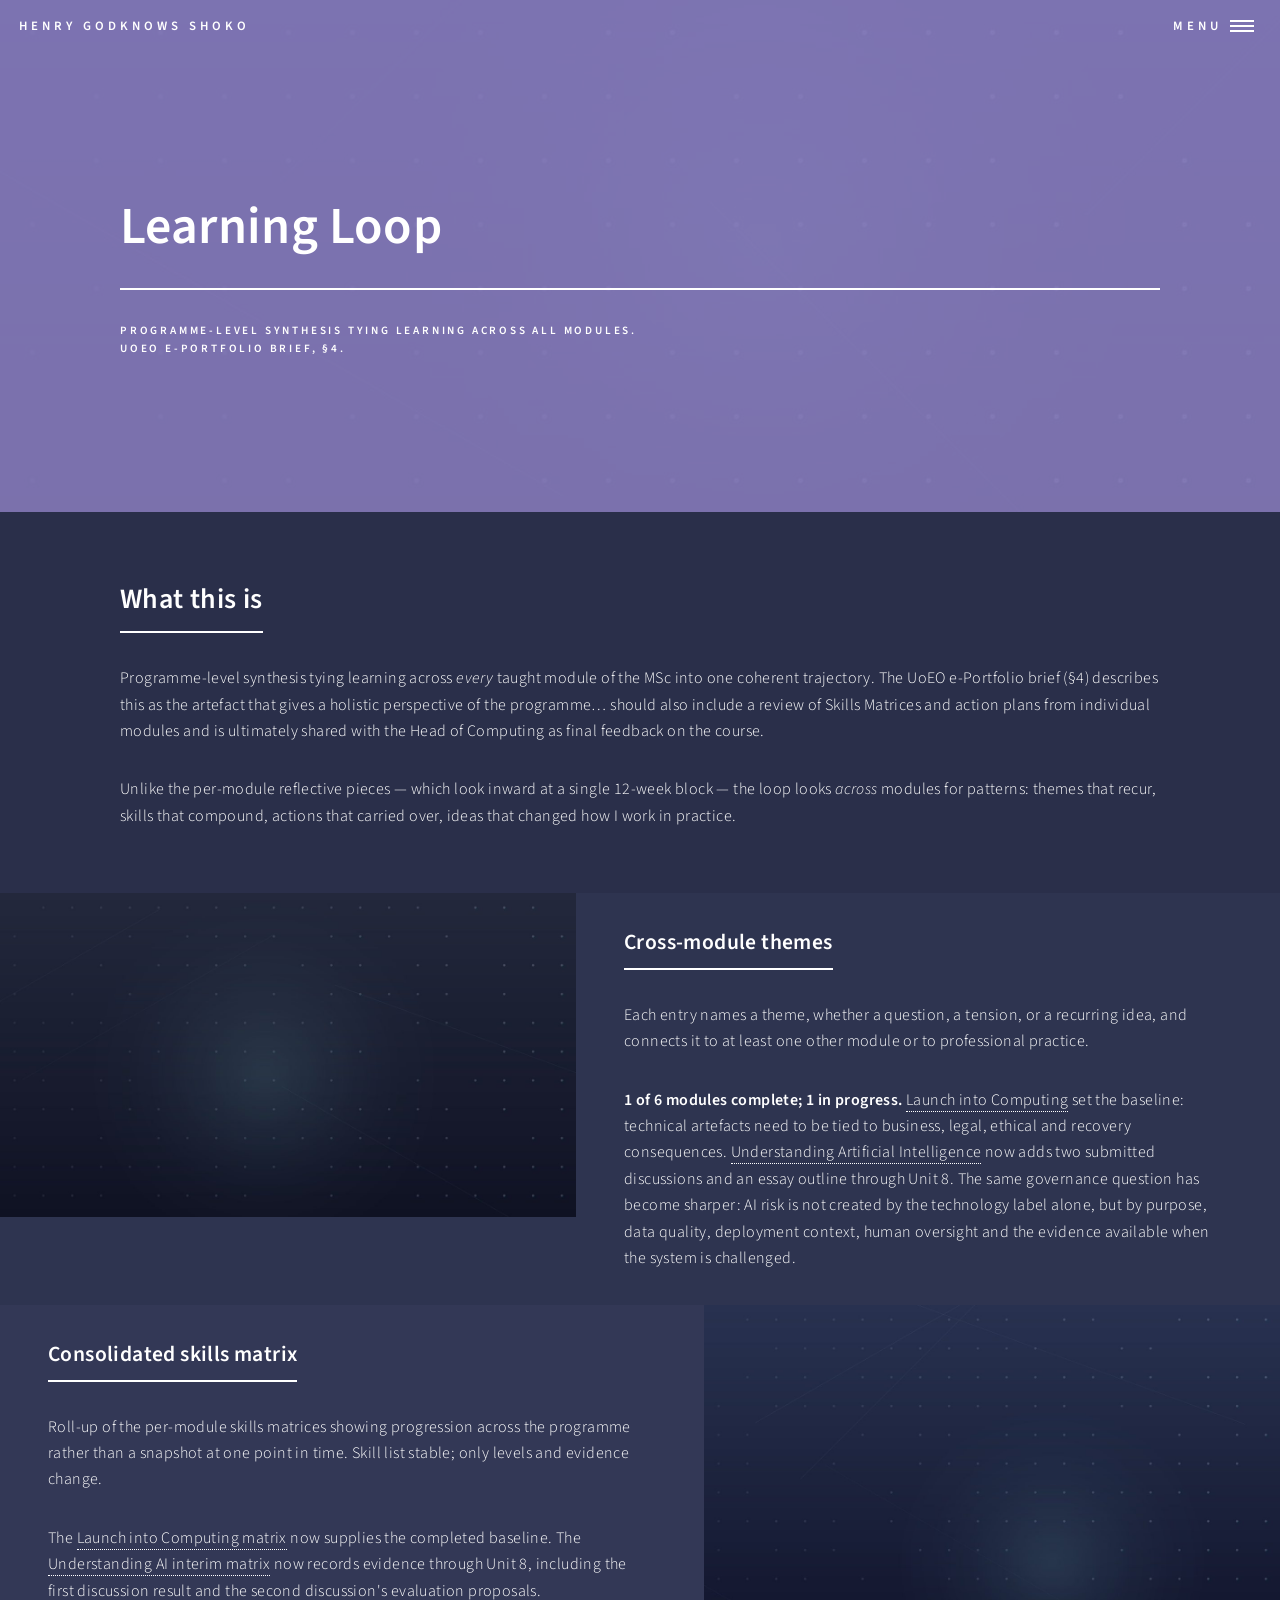
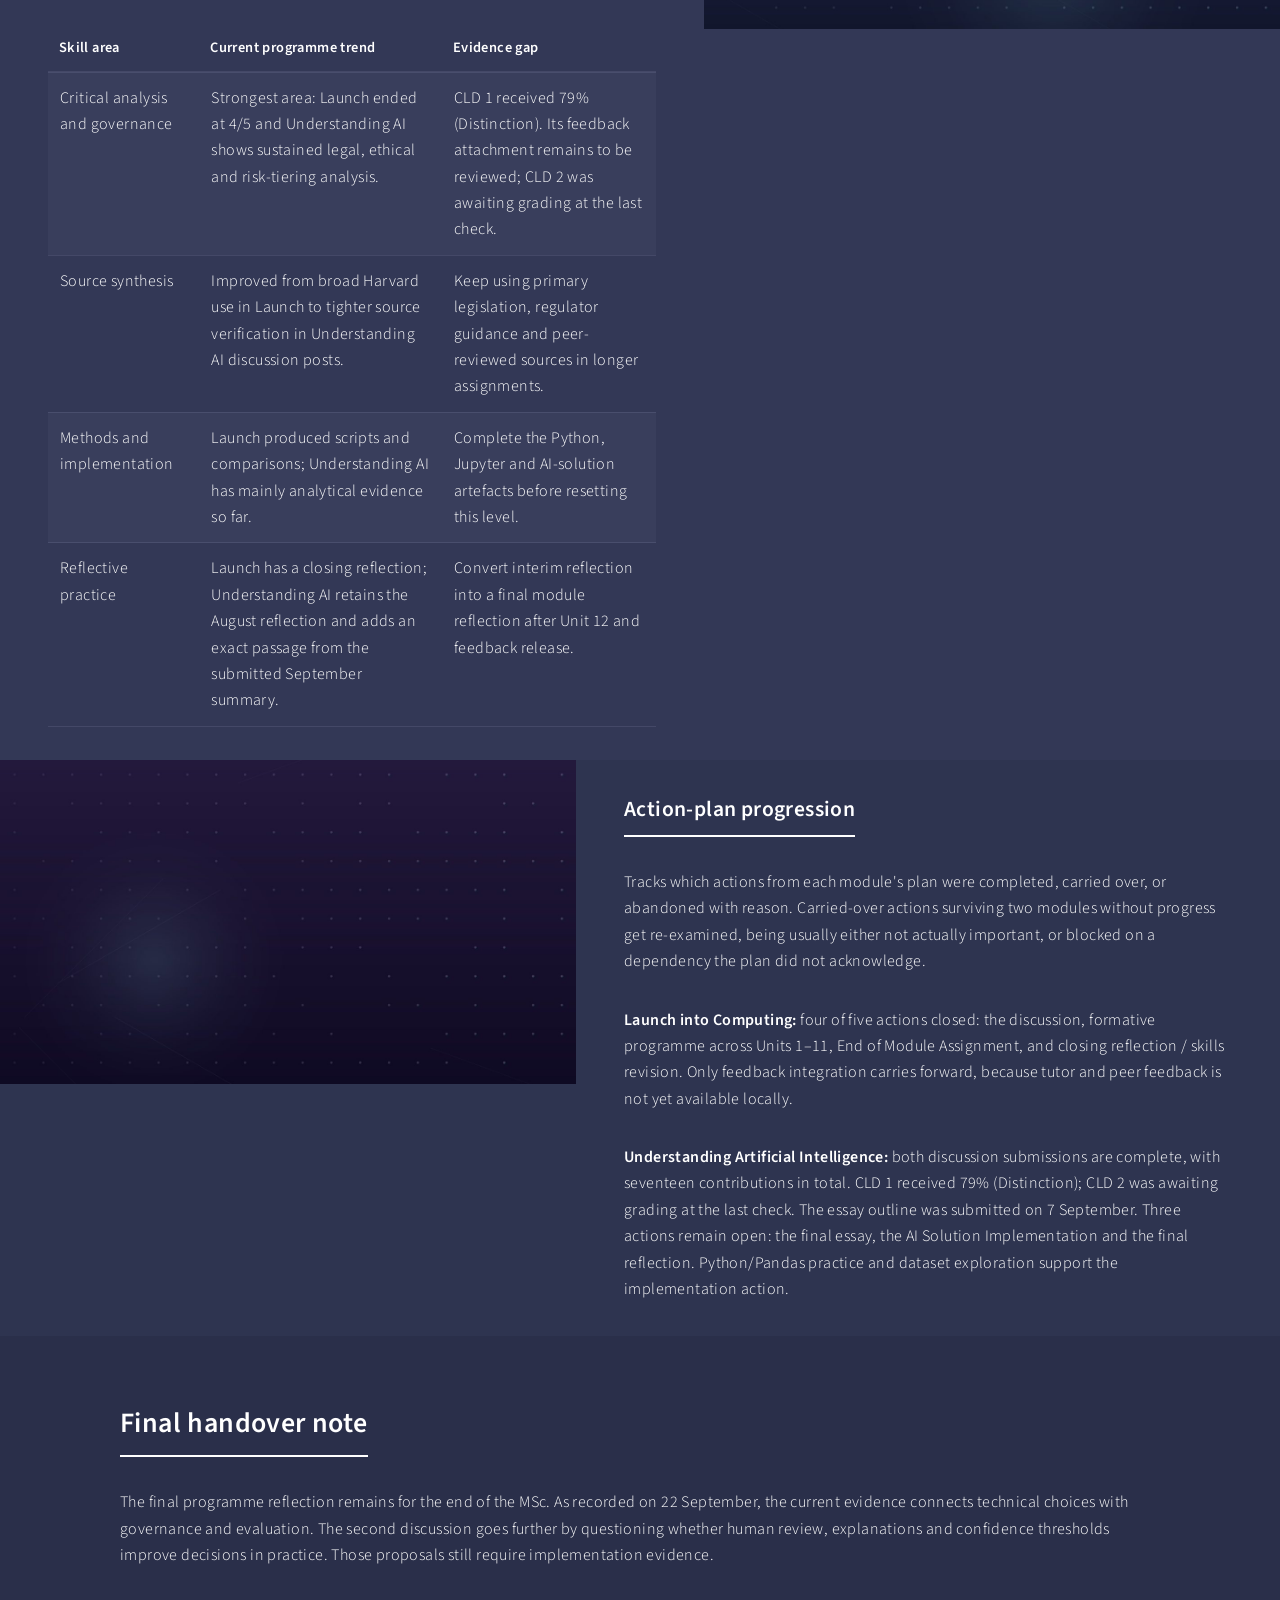
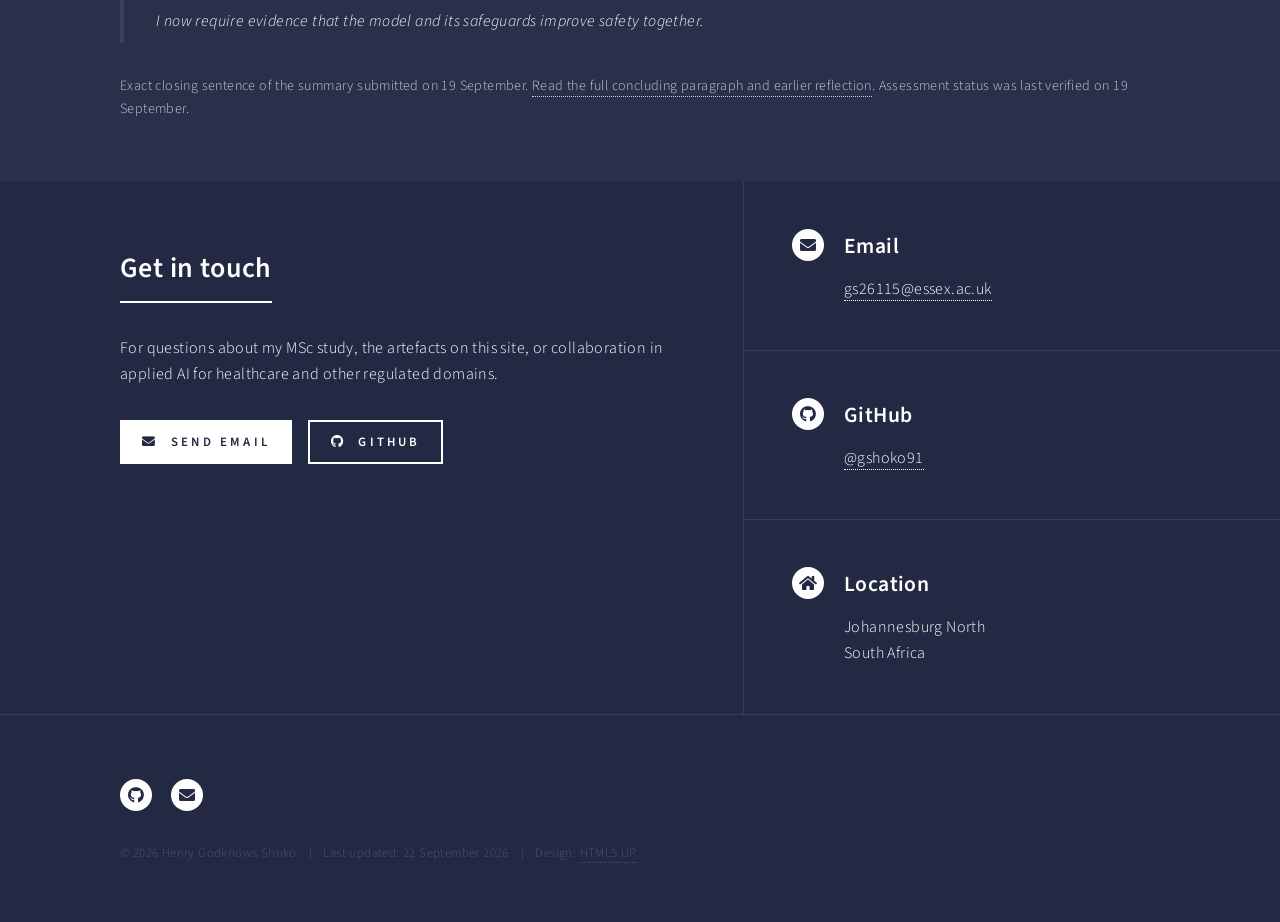
<file: learning-loop.html>
<!DOCTYPE HTML>
<!--
	E-Portfolio for Henry Godknows Shoko — MSc Artificial Intelligence, University of Essex Online (April 2026 cohort).
	Built on Forty by HTML5 UP (html5up.net | @ajlkn). Free for personal and commercial use under CCA 3.0.
-->
<html lang="en-GB">
	<head>
		<meta charset="utf-8" />
		<meta name="viewport" content="width=device-width, initial-scale=1" />
		<title>Learning Loop — Henry Godknows Shoko</title>
		<meta name="description" content="Programme-wide learning loop for the MSc AI — cross-module synthesis, consolidated skills matrix, and action-plan progression. UoEO e-Portfolio brief §4." />
		<meta name="author" content="Henry Godknows Shoko" />
		<link rel="canonical" href="https://gshoko91.github.io/eportfolio/learning-loop.html" />

		<!-- Favicons -->
		<link rel="icon" type="image/svg+xml" href="favicon.svg" />
		<link rel="icon" type="image/png" sizes="32x32" href="favicon-32.png" />
		<link rel="apple-touch-icon" sizes="180x180" href="apple-touch-icon.png" />
		<link rel="shortcut icon" href="favicon.ico" />

		<!-- Open Graph / Facebook / LinkedIn -->
		<meta property="og:type" content="website" />
		<meta property="og:site_name" content="Henry Godknows Shoko — MSc AI E-Portfolio" />
		<meta property="og:title" content="Learning Loop — Henry Godknows Shoko" />
		<meta property="og:description" content="Programme-wide learning loop for the MSc AI — cross-module synthesis, consolidated skills matrix, and action-plan progression. UoEO e-Portfolio brief §4." />
		<meta property="og:url" content="https://gshoko91.github.io/eportfolio/learning-loop.html" />
		<meta property="og:image" content="https://gshoko91.github.io/eportfolio/images/banner.jpg" />
		<meta property="og:locale" content="en_GB" />

		<!-- Twitter Card -->
		<meta name="twitter:card" content="summary_large_image" />
		<meta name="twitter:title" content="Learning Loop — Henry Godknows Shoko" />
		<meta name="twitter:description" content="Programme-wide learning loop for the MSc AI — cross-module synthesis, consolidated skills matrix, and action-plan progression. UoEO e-Portfolio brief §4." />
		<meta name="twitter:image" content="https://gshoko91.github.io/eportfolio/images/banner.jpg" />

		<link rel="stylesheet" href="assets/css/main.css" />
        <link rel="stylesheet" href="assets/css/portfolio.css" />
		<noscript><link rel="stylesheet" href="assets/css/noscript.css" /></noscript>
	</head>
	<body class="is-preload">

		<!-- Skip-to-content link for keyboard / screen-reader users -->
		<a href="#main" class="screen-reader-text" style="position:absolute;left:-10000px;top:auto;width:1px;height:1px;overflow:hidden;" onfocus="this.style.cssText='position:fixed;top:8px;left:8px;width:auto;height:auto;padding:8px 16px;background:#1c2049;color:#9bf1ff;z-index:9999;text-decoration:none;border-radius:4px;'" onblur="this.style.cssText='position:absolute;left:-10000px;top:auto;width:1px;height:1px;overflow:hidden;'">Skip to main content</a>

		<!-- Wrapper -->
			<div id="wrapper">

				<!-- Header -->
					<header id="header" class="alt style2">
						<a href="index.html" class="logo"><span>Henry Godknows Shoko</span></a>
						<nav>
							<a href="#menu">Menu</a>
						</nav>
					</header>

				<!-- Menu -->
					<nav id="menu">
						<ul class="links">
							<li><a href="index.html">Home</a></li>
							<li><a href="about.html">About Me</a></li>
							<li><a href="launch-into-computing.html">Launch into Computing</a></li>
							<li><a href="understanding-ai.html">Understanding AI</a></li>
							<li><a href="numerical-analysis.html">Numerical Analysis</a></li>
							<li><a href="machine-learning.html">Machine Learning</a></li>
							<li><a href="intelligent-agents.html">Intelligent Agents</a></li>
							<li><a href="research-methods.html">Research Methods & Professional Practice</a></li>
							<li><a href="project.html">MSc Computing Project</a></li>
							<li><a href="learning-loop.html">Learning Loop</a></li>
						</ul>
					</nav>

				<!-- Banner -->
				<!-- Note: The "styleN" class below should match that of the header element. -->
					<section id="banner" class="style2">
						<div class="inner">
							<span class="image">
								<img src="images/pic07.jpg" alt="" />
							</span>
							<header class="major">
								<h1>Learning Loop</h1>
							</header>
							<div class="content">
								
                                <p>Programme-level synthesis tying learning across all modules.<br />
                                UoEO e-Portfolio brief, &sect;4.</p>
							</div>
						</div>
					</section>

				<!-- Main -->
					<div id="main">

						<section id="one">
							<div class="inner">
								<header class="major"><h2>What this is</h2></header>
								<p>Programme-level synthesis tying learning across <em>every</em> taught module of the MSc into one coherent trajectory. The UoEO e-Portfolio brief (§4) describes this as the artefact that gives <q>a holistic perspective of the programme&hellip; should also include a review of Skills Matrices and action plans from individual modules</q> and is ultimately shared with the Head of Computing as final feedback on the course.</p>
								<p>Unlike the per-module reflective pieces &mdash; which look inward at a single 12-week block &mdash; the loop looks <em>across</em> modules for patterns: themes that recur, skills that compound, actions that carried over, ideas that changed how I work in practice.</p>
							</div>
						</section>

						<section id="two" class="spotlights">
							<section>
								<span class="image"><img src="images/pic08.jpg" alt="" data-position="center center" /></span>
								<div class="content">
									<div class="inner">
										<header class="major"><h3>Cross-module themes</h3></header>
										<p>Each entry names a theme, whether a question, a tension, or a recurring idea, and connects it to at least one other module or to professional practice.</p>
										<p><strong>1 of 6 modules complete; 1 in progress.</strong> <a href="launch-into-computing.html">Launch into Computing</a> set the baseline: technical artefacts need to be tied to business, legal, ethical and recovery consequences. <a href="understanding-ai.html">Understanding Artificial Intelligence</a> now adds two submitted discussions and an essay outline through Unit&nbsp;8. The same governance question has become sharper: AI risk is not created by the technology label alone, but by purpose, data quality, deployment context, human oversight and the evidence available when the system is challenged.</p>
									</div>
								</div>
							</section>
							<section>
								<span class="image"><img src="images/pic09.jpg" alt="" data-position="top center" /></span>
								<div class="content">
									<div class="inner">
										<header class="major"><h3>Consolidated skills matrix</h3></header>
										<p>Roll-up of the per-module skills matrices showing progression across the programme rather than a snapshot at one point in time. Skill list stable; only levels and evidence change.</p>
										<p>The <a href="launch-into-computing.html#skills">Launch into Computing matrix</a> now supplies the completed baseline. The <a href="understanding-ai.html#skills">Understanding AI interim matrix</a> now records evidence through Unit&nbsp;8, including the first discussion result and the second discussion's evaluation proposals.</p>
										<div class="table-wrapper">
											<table>
												<thead>
													<tr><th>Skill area</th><th>Current programme trend</th><th>Evidence gap</th></tr>
												</thead>
												<tbody>
													<tr><td>Critical analysis and governance</td><td>Strongest area: Launch ended at 4/5 and Understanding AI shows sustained legal, ethical and risk-tiering analysis.</td><td>CLD 1 received 79% (Distinction). Its feedback attachment remains to be reviewed; CLD 2 was awaiting grading at the last check.</td></tr>
													<tr><td>Source synthesis</td><td>Improved from broad Harvard use in Launch to tighter source verification in Understanding AI discussion posts.</td><td>Keep using primary legislation, regulator guidance and peer-reviewed sources in longer assignments.</td></tr>
													<tr><td>Methods and implementation</td><td>Launch produced scripts and comparisons; Understanding AI has mainly analytical evidence so far.</td><td>Complete the Python, Jupyter and AI-solution artefacts before resetting this level.</td></tr>
													<tr><td>Reflective practice</td><td>Launch has a closing reflection; Understanding AI retains the August reflection and adds an exact passage from the submitted September summary.</td><td>Convert interim reflection into a final module reflection after Unit&nbsp;12 and feedback release.</td></tr>
												</tbody>
											</table>
										</div>
									</div>
								</div>
							</section>
							<section>
								<span class="image"><img src="images/pic10.jpg" alt="" data-position="25% 25%" /></span>
								<div class="content">
									<div class="inner">
										<header class="major"><h3>Action-plan progression</h3></header>
										<p>Tracks which actions from each module's plan were completed, carried over, or abandoned with reason. Carried-over actions surviving two modules without progress get re-examined, being usually either not actually important, or blocked on a dependency the plan did not acknowledge.</p>
										<p><strong>Launch into Computing:</strong> four of five actions closed: the discussion, formative programme across Units&nbsp;1&ndash;11, End of Module Assignment, and closing reflection / skills revision. Only feedback integration carries forward, because tutor and peer feedback is not yet available locally.</p>
										<p><strong>Understanding Artificial Intelligence:</strong> both discussion submissions are complete, with seventeen contributions in total. CLD 1 received 79% (Distinction); CLD 2 was awaiting grading at the last check. The essay outline was submitted on 7 September. Three actions remain open: the final essay, the AI Solution Implementation and the final reflection. Python/Pandas practice and dataset exploration support the implementation action.</p>
									</div>
								</div>
							</section>
						</section>

						<section id="three">
							<div class="inner">
								<header class="major"><h2>Final handover note</h2></header>
								<p>The final programme reflection remains for the end of the MSc. As recorded on 22 September, the current evidence connects technical choices with governance and evaluation. The second discussion goes further by questioning whether human review, explanations and confidence thresholds improve decisions in practice. Those proposals still require implementation evidence.</p><blockquote><p>I now require evidence that the model and its safeguards improve safety together.</p></blockquote><p class="record-note">Exact closing sentence of the summary submitted on 19 September. <a href="understanding-ai.html#reflections">Read the full concluding paragraph and earlier reflection</a>. Assessment status was last verified on 19 September.</p>
							</div>
						</section>
					</div>

				<!-- Contact -->
					<section id="contact">
						<div class="inner">
							<section>
								<header class="major">
									<h2>Get in touch</h2>
								</header>
								<p>For questions about my MSc study, the artefacts on this site, or collaboration in applied AI for healthcare and other regulated domains.</p>
								<ul class="actions">
									<li><a href="mailto:gs26115@essex.ac.uk?subject=MSc%20AI%20e-Portfolio" class="button primary"><span class="icon solid fa-envelope">&nbsp;</span> Send email</a></li>
									<li><a href="https://github.com/gshoko91" class="button"><span class="icon brands fa-github">&nbsp;</span> GitHub</a></li>
								</ul>
							</section>
							<section class="split">
								<section>
									<div class="contact-method">
										<span class="icon solid alt fa-envelope"></span>
										<h3>Email</h3>
										<a href="mailto:gs26115@essex.ac.uk">gs26115@essex.ac.uk</a>
									</div>
								</section>
								<section>
									<div class="contact-method">
										<span class="icon brands alt fa-github"></span>
										<h3>GitHub</h3>
										<a href="https://github.com/gshoko91">@gshoko91</a>
									</div>
								</section>
								<section>
									<div class="contact-method">
										<span class="icon solid alt fa-home"></span>
										<h3>Location</h3>
										<span>Johannesburg North<br />
										South Africa</span>
									</div>
								</section>
							</section>
						</div>
					</section>

				<!-- Footer -->
					<footer id="footer">
						<div class="inner">
							<ul class="icons">
								<li><a href="https://github.com/gshoko91" class="icon brands alt fa-github"><span class="label">GitHub</span></a></li>
								<li><a href="mailto:gs26115@essex.ac.uk" class="icon solid alt fa-envelope"><span class="label">Email</span></a></li>
							</ul>
							<ul class="copyright">
								<li>&copy; 2026 Henry Godknows Shoko</li><li>Last updated: 22 September 2026</li><li>Design: <a href="https://html5up.net">HTML5 UP</a></li>
							</ul>
						</div>
					</footer>

			</div>

		<!-- Scripts -->
			<script src="assets/js/jquery.min.js"></script>
			<script src="assets/js/jquery.scrolly.min.js"></script>
			<script src="assets/js/jquery.scrollex.min.js"></script>
			<script src="assets/js/browser.min.js"></script>
			<script src="assets/js/breakpoints.min.js"></script>
			<script src="assets/js/util.js"></script>
			<script src="assets/js/main.js"></script>

	</body>
</html>
</file>
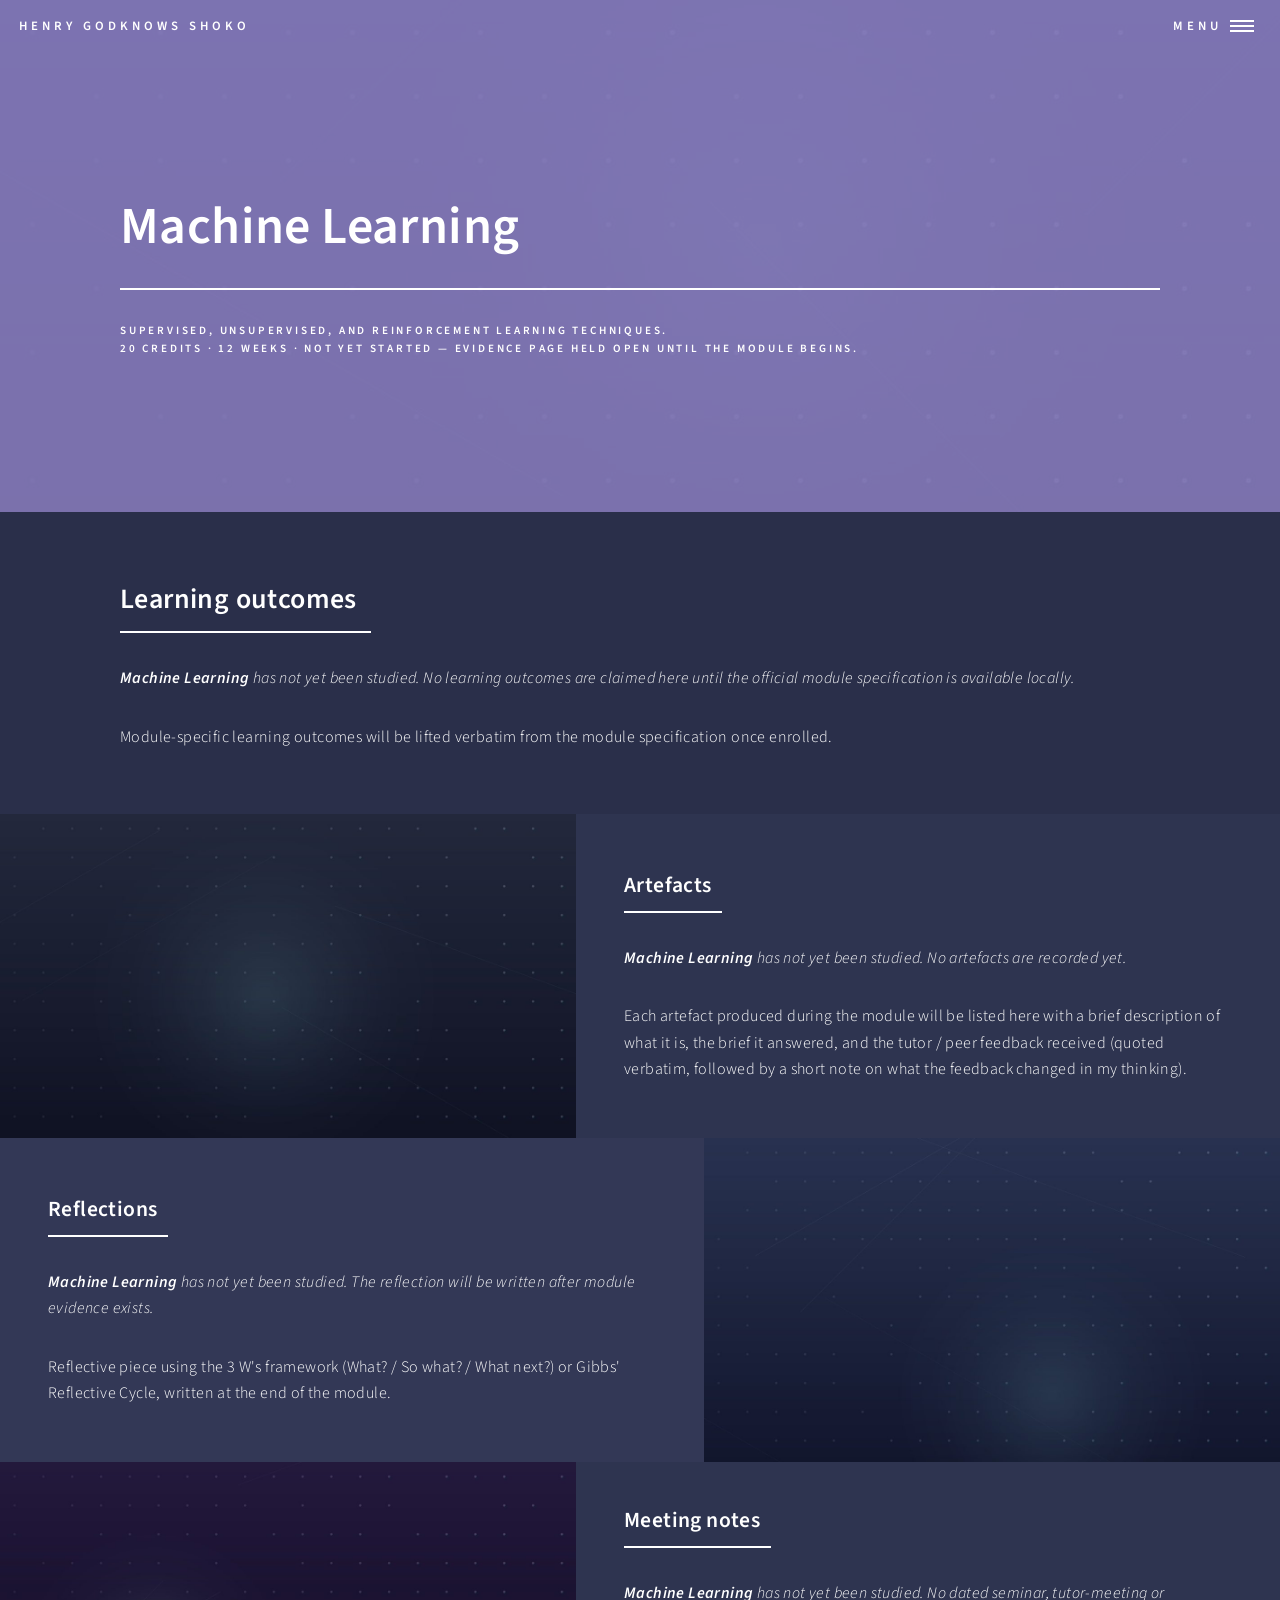
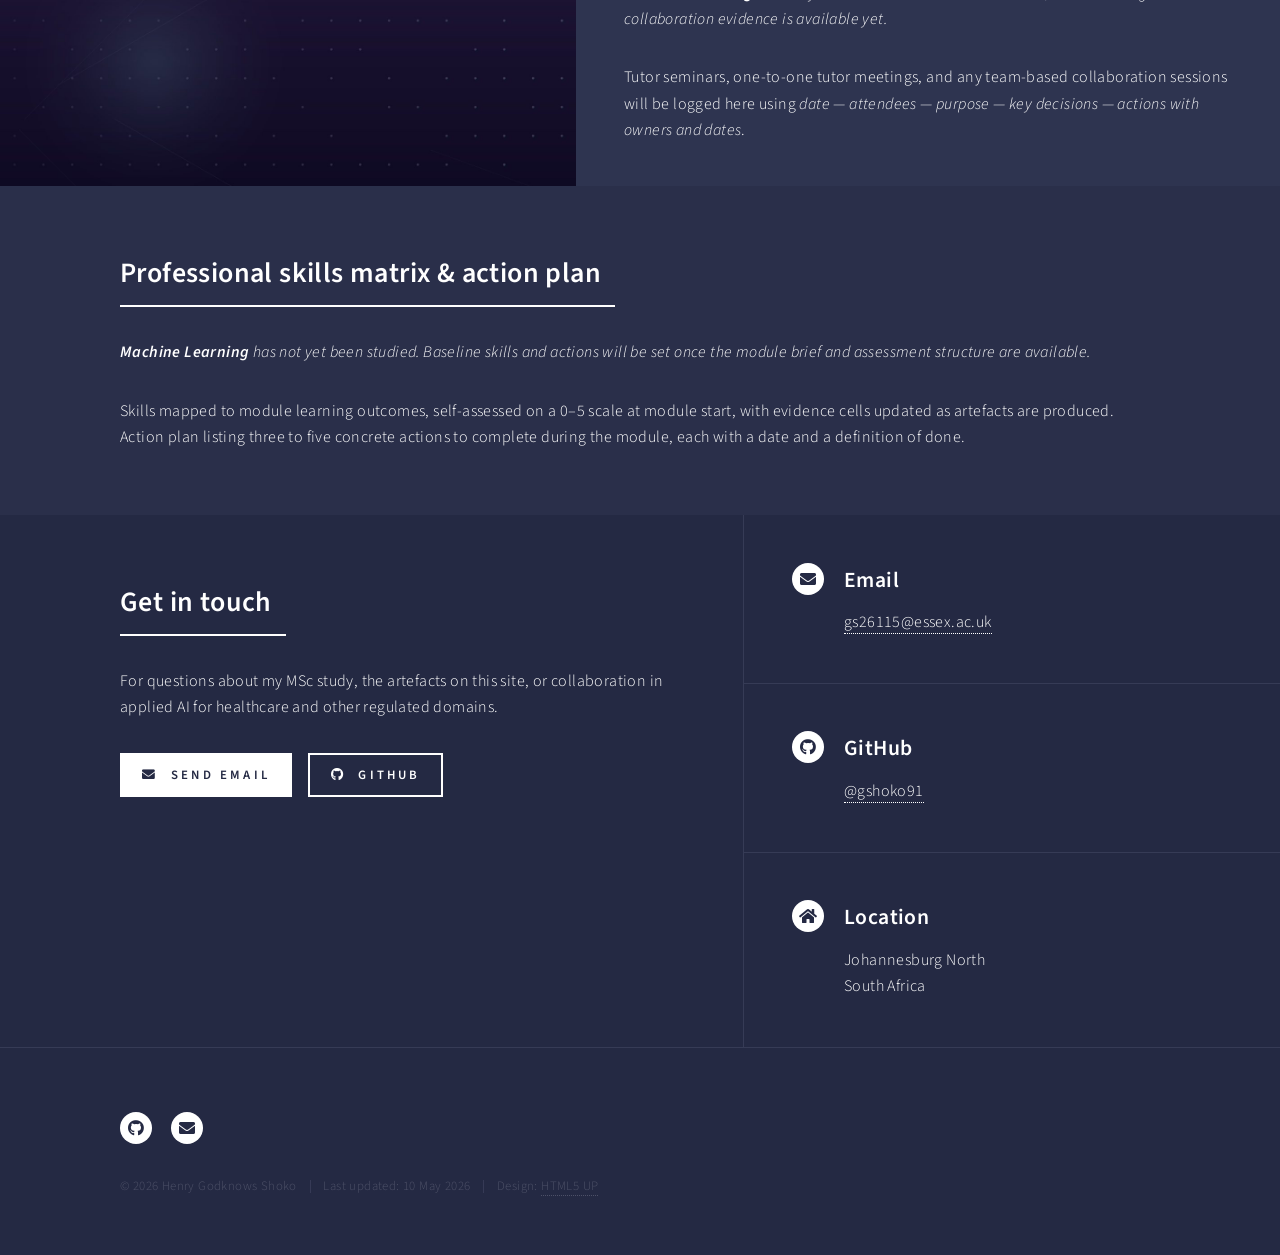
<file: machine-learning.html>
<!DOCTYPE HTML>
<!--
	E-Portfolio for Henry Godknows Shoko — MSc Artificial Intelligence, University of Essex Online (April 2026 cohort).
	Built on Forty by HTML5 UP (html5up.net | @ajlkn). Free for personal and commercial use under CCA 3.0.
-->
<html lang="en-GB">
	<head>
		<meta charset="utf-8" />
		<meta name="viewport" content="width=device-width, initial-scale=1, user-scalable=no" />
		<title>Machine Learning — Henry Godknows Shoko</title>
		<meta name="description" content="Machine Learning — MSc Artificial Intelligence module at University of Essex Online (20 credits, 12 weeks). Supervised, unsupervised, and reinforcement learning techniques." />
		<meta name="author" content="Henry Godknows Shoko" />
		<link rel="canonical" href="https://gshoko91.github.io/eportfolio/machine-learning.html" />

		<!-- Favicons -->
		<link rel="icon" type="image/svg+xml" href="favicon.svg" />
		<link rel="icon" type="image/png" sizes="32x32" href="favicon-32.png" />
		<link rel="apple-touch-icon" sizes="180x180" href="apple-touch-icon.png" />
		<link rel="shortcut icon" href="favicon.ico" />

		<!-- Open Graph / Facebook / LinkedIn -->
		<meta property="og:type" content="website" />
		<meta property="og:site_name" content="Henry Godknows Shoko — MSc AI E-Portfolio" />
		<meta property="og:title" content="Machine Learning — Henry Godknows Shoko" />
		<meta property="og:description" content="Machine Learning — MSc Artificial Intelligence module at University of Essex Online (20 credits, 12 weeks). Supervised, unsupervised, and reinforcement learning techniques." />
		<meta property="og:url" content="https://gshoko91.github.io/eportfolio/machine-learning.html" />
		<meta property="og:image" content="https://gshoko91.github.io/eportfolio/images/banner.jpg" />
		<meta property="og:locale" content="en_GB" />

		<!-- Twitter Card -->
		<meta name="twitter:card" content="summary_large_image" />
		<meta name="twitter:title" content="Machine Learning — Henry Godknows Shoko" />
		<meta name="twitter:description" content="Machine Learning — MSc Artificial Intelligence module at University of Essex Online (20 credits, 12 weeks). Supervised, unsupervised, and reinforcement learning techniques." />
		<meta name="twitter:image" content="https://gshoko91.github.io/eportfolio/images/banner.jpg" />

		<link rel="stylesheet" href="assets/css/main.css" />
		<noscript><link rel="stylesheet" href="assets/css/noscript.css" /></noscript>
	</head>
	<body class="is-preload">

		<!-- Skip-to-content link for keyboard / screen-reader users -->
		<a href="#main" class="screen-reader-text" style="position:absolute;left:-10000px;top:auto;width:1px;height:1px;overflow:hidden;" onfocus="this.style.cssText='position:fixed;top:8px;left:8px;width:auto;height:auto;padding:8px 16px;background:#1c2049;color:#9bf1ff;z-index:9999;text-decoration:none;border-radius:4px;'" onblur="this.style.cssText='position:absolute;left:-10000px;top:auto;width:1px;height:1px;overflow:hidden;'">Skip to main content</a>

		<!-- Wrapper -->
			<div id="wrapper">

				<!-- Header -->
					<header id="header" class="alt style2">
						<a href="index.html" class="logo"><span>Henry Godknows Shoko</span></a>
						<nav>
							<a href="#menu">Menu</a>
						</nav>
					</header>

				<!-- Menu -->
					<nav id="menu">
						<ul class="links">
							<li><a href="index.html">Home</a></li>
							<li><a href="about.html">About Me</a></li>
							<li><a href="launch-into-computing.html">Launch into Computing</a></li>
							<li><a href="understanding-ai.html">Understanding AI</a></li>
							<li><a href="numerical-analysis.html">Numerical Analysis</a></li>
							<li><a href="machine-learning.html">Machine Learning</a></li>
							<li><a href="intelligent-agents.html">Intelligent Agents</a></li>
							<li><a href="research-methods.html">Research Methods & Professional Practice</a></li>
							<li><a href="project.html">MSc Computing Project</a></li>
							<li><a href="learning-loop.html">Learning Loop</a></li>
						</ul>
					</nav>

				<!-- Banner -->
				<!-- Note: The "styleN" class below should match that of the header element. -->
					<section id="banner" class="style2">
						<div class="inner">
							<span class="image">
								<img src="images/pic07.jpg" alt="" />
							</span>
							<header class="major">
								<h1>Machine Learning</h1>
							</header>
							<div class="content">
								<p>Supervised, unsupervised, and reinforcement learning techniques.<br />20 credits &middot; 12 weeks &middot; not yet started &mdash; evidence page held open until the module begins.</p>
							</div>
						</div>
					</section>

				<!-- Main -->
					<div id="main">

						<section id="one">
							<div class="inner">
								<header class="major"><h2>Learning outcomes</h2></header>
								<p><em><strong>Machine Learning</strong> has not yet been studied. No learning outcomes are claimed here until the official module specification is available locally.</em></p>
								<p>Module-specific learning outcomes will be lifted verbatim from the module specification once enrolled.</p>
							</div>
						</section>

						<section id="two" class="spotlights">
							<section>
								<a href="#artefacts" class="image"><img src="images/pic08.jpg" alt="" data-position="center center" /></a>
								<div class="content">
									<div class="inner">
										<header class="major"><h3 id="artefacts">Artefacts</h3></header>
										<p><em><strong>Machine Learning</strong> has not yet been studied. No artefacts are recorded yet.</em></p>
										<p>Each artefact produced during the module will be listed here with a brief description of what it is, the brief it answered, and the tutor / peer feedback received (quoted verbatim, followed by a short note on what the feedback changed in my thinking).</p>
									</div>
								</div>
							</section>
							<section>
								<a href="#reflections" class="image"><img src="images/pic09.jpg" alt="" data-position="top center" /></a>
								<div class="content">
									<div class="inner">
										<header class="major"><h3 id="reflections">Reflections</h3></header>
										<p><em><strong>Machine Learning</strong> has not yet been studied. The reflection will be written after module evidence exists.</em></p>
										<p>Reflective piece using the 3&nbsp;W's framework (What? / So what? / What next?) or Gibbs' Reflective Cycle, written at the end of the module.</p>
									</div>
								</div>
							</section>
							<section>
								<a href="#meetings" class="image"><img src="images/pic10.jpg" alt="" data-position="25% 25%" /></a>
								<div class="content">
									<div class="inner">
										<header class="major"><h3 id="meetings">Meeting notes</h3></header>
										<p><em><strong>Machine Learning</strong> has not yet been studied. No dated seminar, tutor-meeting or collaboration evidence is available yet.</em></p>
										<p>Tutor seminars, one-to-one tutor meetings, and any team-based collaboration sessions will be logged here using <em>date &mdash; attendees &mdash; purpose &mdash; key decisions &mdash; actions with owners and dates</em>.</p>
									</div>
								</div>
							</section>
						</section>

						<section id="three">
							<div class="inner">
								<header class="major"><h2 id="skills">Professional skills matrix &amp; action plan</h2></header>
								<p><em><strong>Machine Learning</strong> has not yet been studied. Baseline skills and actions will be set once the module brief and assessment structure are available.</em></p>
								<p>Skills mapped to module learning outcomes, self-assessed on a 0&ndash;5 scale at module start, with evidence cells updated as artefacts are produced. Action plan listing three to five concrete actions to complete during the module, each with a date and a definition of done.</p>
							</div>
						</section>
					</div>

				<!-- Contact -->
					<section id="contact">
						<div class="inner">
							<section>
								<header class="major">
									<h2>Get in touch</h2>
								</header>
								<p>For questions about my MSc study, the artefacts on this site, or collaboration in applied AI for healthcare and other regulated domains.</p>
								<ul class="actions">
									<li><a href="mailto:gs26115@essex.ac.uk?subject=MSc%20AI%20e-Portfolio" class="button primary"><span class="icon solid fa-envelope">&nbsp;</span> Send email</a></li>
									<li><a href="https://github.com/gshoko91" class="button"><span class="icon brands fa-github">&nbsp;</span> GitHub</a></li>
								</ul>
							</section>
							<section class="split">
								<section>
									<div class="contact-method">
										<span class="icon solid alt fa-envelope"></span>
										<h3>Email</h3>
										<a href="mailto:gs26115@essex.ac.uk">gs26115@essex.ac.uk</a>
									</div>
								</section>
								<section>
									<div class="contact-method">
										<span class="icon brands alt fa-github"></span>
										<h3>GitHub</h3>
										<a href="https://github.com/gshoko91">@gshoko91</a>
									</div>
								</section>
								<section>
									<div class="contact-method">
										<span class="icon solid alt fa-home"></span>
										<h3>Location</h3>
										<span>Johannesburg North<br />
										South Africa</span>
									</div>
								</section>
							</section>
						</div>
					</section>

				<!-- Footer -->
					<footer id="footer">
						<div class="inner">
							<ul class="icons">
								<li><a href="https://github.com/gshoko91" class="icon brands alt fa-github"><span class="label">GitHub</span></a></li>
								<li><a href="mailto:gs26115@essex.ac.uk" class="icon solid alt fa-envelope"><span class="label">Email</span></a></li>
							</ul>
							<ul class="copyright">
								<li>&copy; 2026 Henry Godknows Shoko</li><li>Last updated: 10 May 2026</li><li>Design: <a href="https://html5up.net">HTML5 UP</a></li>
							</ul>
						</div>
					</footer>

			</div>

		<!-- Scripts -->
			<script src="assets/js/jquery.min.js"></script>
			<script src="assets/js/jquery.scrolly.min.js"></script>
			<script src="assets/js/jquery.scrollex.min.js"></script>
			<script src="assets/js/browser.min.js"></script>
			<script src="assets/js/breakpoints.min.js"></script>
			<script src="assets/js/util.js"></script>
			<script src="assets/js/main.js"></script>

	</body>
</html>
</file>
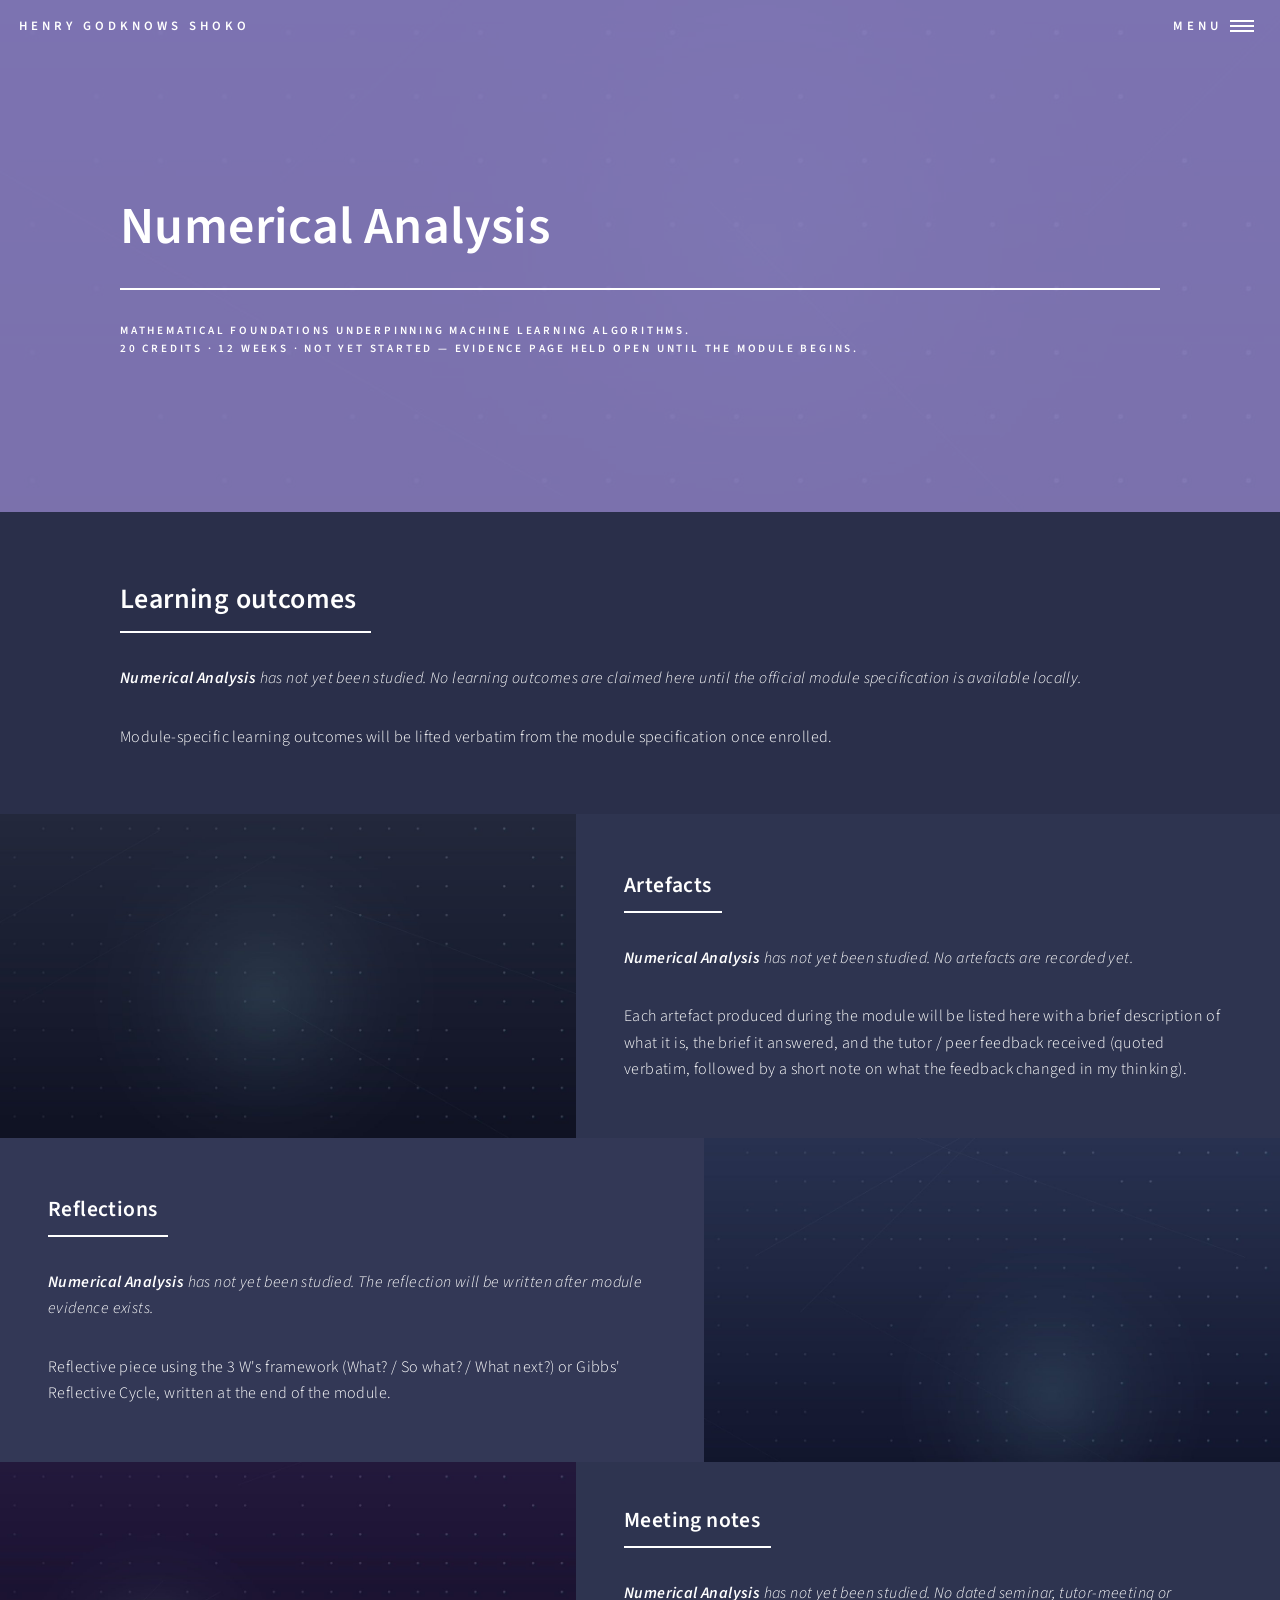
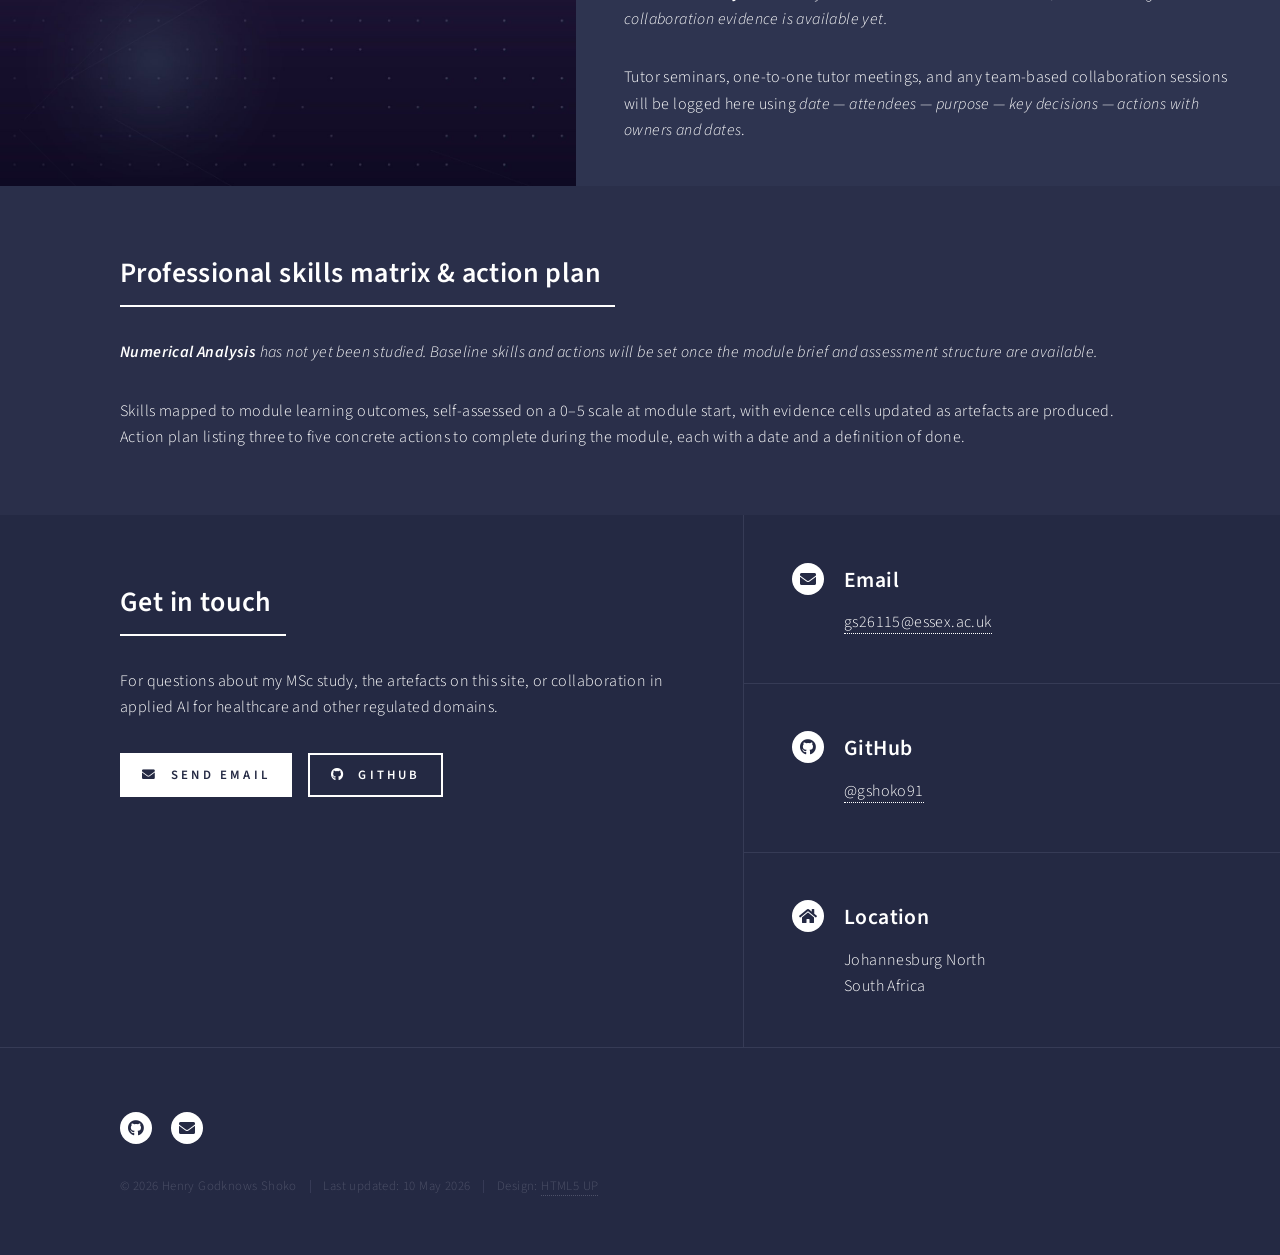
<file: numerical-analysis.html>
<!DOCTYPE HTML>
<!--
	E-Portfolio for Henry Godknows Shoko — MSc Artificial Intelligence, University of Essex Online (April 2026 cohort).
	Built on Forty by HTML5 UP (html5up.net | @ajlkn). Free for personal and commercial use under CCA 3.0.
-->
<html lang="en-GB">
	<head>
		<meta charset="utf-8" />
		<meta name="viewport" content="width=device-width, initial-scale=1, user-scalable=no" />
		<title>Numerical Analysis — Henry Godknows Shoko</title>
		<meta name="description" content="Numerical Analysis — MSc Artificial Intelligence module at University of Essex Online (20 credits, 12 weeks). Mathematical foundations underpinning machine learning algorithms." />
		<meta name="author" content="Henry Godknows Shoko" />
		<link rel="canonical" href="https://gshoko91.github.io/eportfolio/numerical-analysis.html" />

		<!-- Favicons -->
		<link rel="icon" type="image/svg+xml" href="favicon.svg" />
		<link rel="icon" type="image/png" sizes="32x32" href="favicon-32.png" />
		<link rel="apple-touch-icon" sizes="180x180" href="apple-touch-icon.png" />
		<link rel="shortcut icon" href="favicon.ico" />

		<!-- Open Graph / Facebook / LinkedIn -->
		<meta property="og:type" content="website" />
		<meta property="og:site_name" content="Henry Godknows Shoko — MSc AI E-Portfolio" />
		<meta property="og:title" content="Numerical Analysis — Henry Godknows Shoko" />
		<meta property="og:description" content="Numerical Analysis — MSc Artificial Intelligence module at University of Essex Online (20 credits, 12 weeks). Mathematical foundations underpinning machine learning algorithms." />
		<meta property="og:url" content="https://gshoko91.github.io/eportfolio/numerical-analysis.html" />
		<meta property="og:image" content="https://gshoko91.github.io/eportfolio/images/banner.jpg" />
		<meta property="og:locale" content="en_GB" />

		<!-- Twitter Card -->
		<meta name="twitter:card" content="summary_large_image" />
		<meta name="twitter:title" content="Numerical Analysis — Henry Godknows Shoko" />
		<meta name="twitter:description" content="Numerical Analysis — MSc Artificial Intelligence module at University of Essex Online (20 credits, 12 weeks). Mathematical foundations underpinning machine learning algorithms." />
		<meta name="twitter:image" content="https://gshoko91.github.io/eportfolio/images/banner.jpg" />

		<link rel="stylesheet" href="assets/css/main.css" />
		<noscript><link rel="stylesheet" href="assets/css/noscript.css" /></noscript>
	</head>
	<body class="is-preload">

		<!-- Skip-to-content link for keyboard / screen-reader users -->
		<a href="#main" class="screen-reader-text" style="position:absolute;left:-10000px;top:auto;width:1px;height:1px;overflow:hidden;" onfocus="this.style.cssText='position:fixed;top:8px;left:8px;width:auto;height:auto;padding:8px 16px;background:#1c2049;color:#9bf1ff;z-index:9999;text-decoration:none;border-radius:4px;'" onblur="this.style.cssText='position:absolute;left:-10000px;top:auto;width:1px;height:1px;overflow:hidden;'">Skip to main content</a>

		<!-- Wrapper -->
			<div id="wrapper">

				<!-- Header -->
					<header id="header" class="alt style2">
						<a href="index.html" class="logo"><span>Henry Godknows Shoko</span></a>
						<nav>
							<a href="#menu">Menu</a>
						</nav>
					</header>

				<!-- Menu -->
					<nav id="menu">
						<ul class="links">
							<li><a href="index.html">Home</a></li>
							<li><a href="about.html">About Me</a></li>
							<li><a href="launch-into-computing.html">Launch into Computing</a></li>
							<li><a href="understanding-ai.html">Understanding AI</a></li>
							<li><a href="numerical-analysis.html">Numerical Analysis</a></li>
							<li><a href="machine-learning.html">Machine Learning</a></li>
							<li><a href="intelligent-agents.html">Intelligent Agents</a></li>
							<li><a href="research-methods.html">Research Methods & Professional Practice</a></li>
							<li><a href="project.html">MSc Computing Project</a></li>
							<li><a href="learning-loop.html">Learning Loop</a></li>
						</ul>
					</nav>

				<!-- Banner -->
				<!-- Note: The "styleN" class below should match that of the header element. -->
					<section id="banner" class="style2">
						<div class="inner">
							<span class="image">
								<img src="images/pic07.jpg" alt="" />
							</span>
							<header class="major">
								<h1>Numerical Analysis</h1>
							</header>
							<div class="content">
								<p>Mathematical foundations underpinning machine learning algorithms.<br />20 credits &middot; 12 weeks &middot; not yet started &mdash; evidence page held open until the module begins.</p>
							</div>
						</div>
					</section>

				<!-- Main -->
					<div id="main">

						<section id="one">
							<div class="inner">
								<header class="major"><h2>Learning outcomes</h2></header>
								<p><em><strong>Numerical Analysis</strong> has not yet been studied. No learning outcomes are claimed here until the official module specification is available locally.</em></p>
								<p>Module-specific learning outcomes will be lifted verbatim from the module specification once enrolled.</p>
							</div>
						</section>

						<section id="two" class="spotlights">
							<section>
								<a href="#artefacts" class="image"><img src="images/pic08.jpg" alt="" data-position="center center" /></a>
								<div class="content">
									<div class="inner">
										<header class="major"><h3 id="artefacts">Artefacts</h3></header>
										<p><em><strong>Numerical Analysis</strong> has not yet been studied. No artefacts are recorded yet.</em></p>
										<p>Each artefact produced during the module will be listed here with a brief description of what it is, the brief it answered, and the tutor / peer feedback received (quoted verbatim, followed by a short note on what the feedback changed in my thinking).</p>
									</div>
								</div>
							</section>
							<section>
								<a href="#reflections" class="image"><img src="images/pic09.jpg" alt="" data-position="top center" /></a>
								<div class="content">
									<div class="inner">
										<header class="major"><h3 id="reflections">Reflections</h3></header>
										<p><em><strong>Numerical Analysis</strong> has not yet been studied. The reflection will be written after module evidence exists.</em></p>
										<p>Reflective piece using the 3&nbsp;W's framework (What? / So what? / What next?) or Gibbs' Reflective Cycle, written at the end of the module.</p>
									</div>
								</div>
							</section>
							<section>
								<a href="#meetings" class="image"><img src="images/pic10.jpg" alt="" data-position="25% 25%" /></a>
								<div class="content">
									<div class="inner">
										<header class="major"><h3 id="meetings">Meeting notes</h3></header>
										<p><em><strong>Numerical Analysis</strong> has not yet been studied. No dated seminar, tutor-meeting or collaboration evidence is available yet.</em></p>
										<p>Tutor seminars, one-to-one tutor meetings, and any team-based collaboration sessions will be logged here using <em>date &mdash; attendees &mdash; purpose &mdash; key decisions &mdash; actions with owners and dates</em>.</p>
									</div>
								</div>
							</section>
						</section>

						<section id="three">
							<div class="inner">
								<header class="major"><h2 id="skills">Professional skills matrix &amp; action plan</h2></header>
								<p><em><strong>Numerical Analysis</strong> has not yet been studied. Baseline skills and actions will be set once the module brief and assessment structure are available.</em></p>
								<p>Skills mapped to module learning outcomes, self-assessed on a 0&ndash;5 scale at module start, with evidence cells updated as artefacts are produced. Action plan listing three to five concrete actions to complete during the module, each with a date and a definition of done.</p>
							</div>
						</section>
					</div>

				<!-- Contact -->
					<section id="contact">
						<div class="inner">
							<section>
								<header class="major">
									<h2>Get in touch</h2>
								</header>
								<p>For questions about my MSc study, the artefacts on this site, or collaboration in applied AI for healthcare and other regulated domains.</p>
								<ul class="actions">
									<li><a href="mailto:gs26115@essex.ac.uk?subject=MSc%20AI%20e-Portfolio" class="button primary"><span class="icon solid fa-envelope">&nbsp;</span> Send email</a></li>
									<li><a href="https://github.com/gshoko91" class="button"><span class="icon brands fa-github">&nbsp;</span> GitHub</a></li>
								</ul>
							</section>
							<section class="split">
								<section>
									<div class="contact-method">
										<span class="icon solid alt fa-envelope"></span>
										<h3>Email</h3>
										<a href="mailto:gs26115@essex.ac.uk">gs26115@essex.ac.uk</a>
									</div>
								</section>
								<section>
									<div class="contact-method">
										<span class="icon brands alt fa-github"></span>
										<h3>GitHub</h3>
										<a href="https://github.com/gshoko91">@gshoko91</a>
									</div>
								</section>
								<section>
									<div class="contact-method">
										<span class="icon solid alt fa-home"></span>
										<h3>Location</h3>
										<span>Johannesburg North<br />
										South Africa</span>
									</div>
								</section>
							</section>
						</div>
					</section>

				<!-- Footer -->
					<footer id="footer">
						<div class="inner">
							<ul class="icons">
								<li><a href="https://github.com/gshoko91" class="icon brands alt fa-github"><span class="label">GitHub</span></a></li>
								<li><a href="mailto:gs26115@essex.ac.uk" class="icon solid alt fa-envelope"><span class="label">Email</span></a></li>
							</ul>
							<ul class="copyright">
								<li>&copy; 2026 Henry Godknows Shoko</li><li>Last updated: 10 May 2026</li><li>Design: <a href="https://html5up.net">HTML5 UP</a></li>
							</ul>
						</div>
					</footer>

			</div>

		<!-- Scripts -->
			<script src="assets/js/jquery.min.js"></script>
			<script src="assets/js/jquery.scrolly.min.js"></script>
			<script src="assets/js/jquery.scrollex.min.js"></script>
			<script src="assets/js/browser.min.js"></script>
			<script src="assets/js/breakpoints.min.js"></script>
			<script src="assets/js/util.js"></script>
			<script src="assets/js/main.js"></script>

	</body>
</html>
</file>
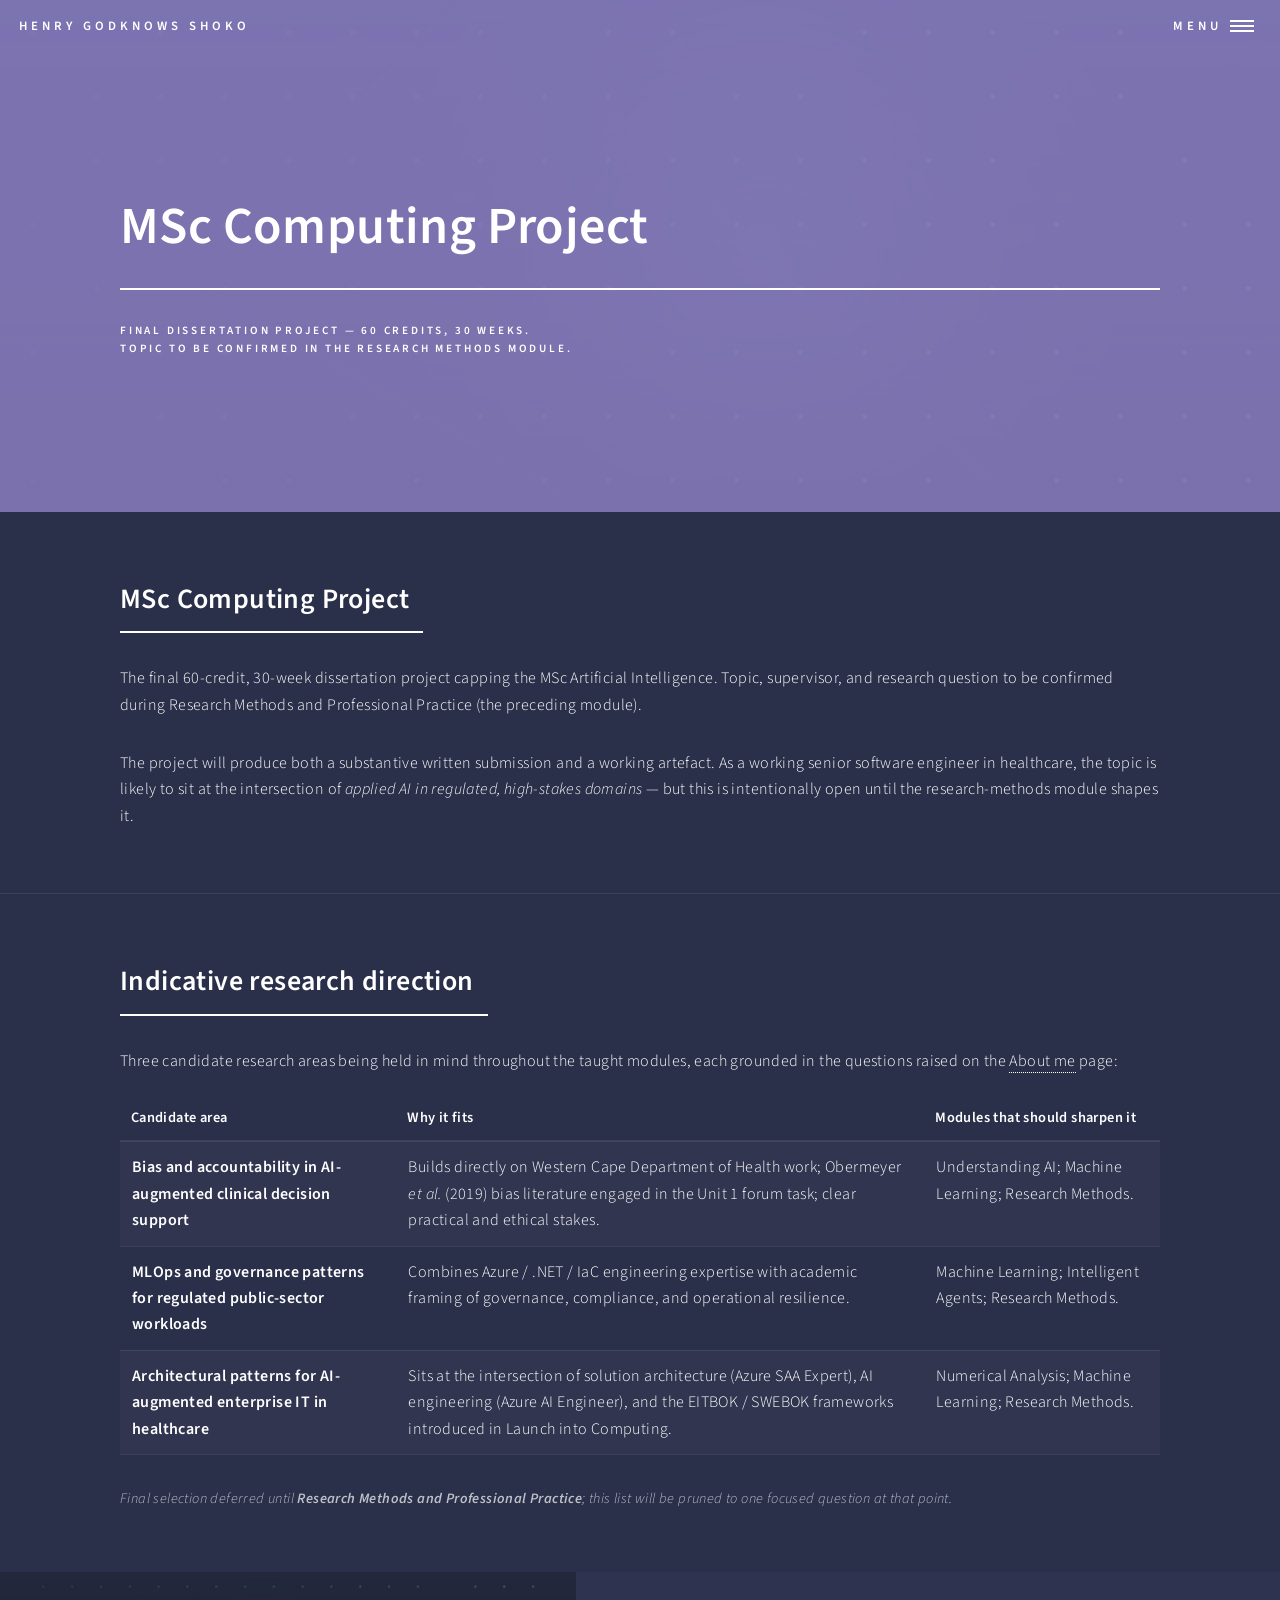
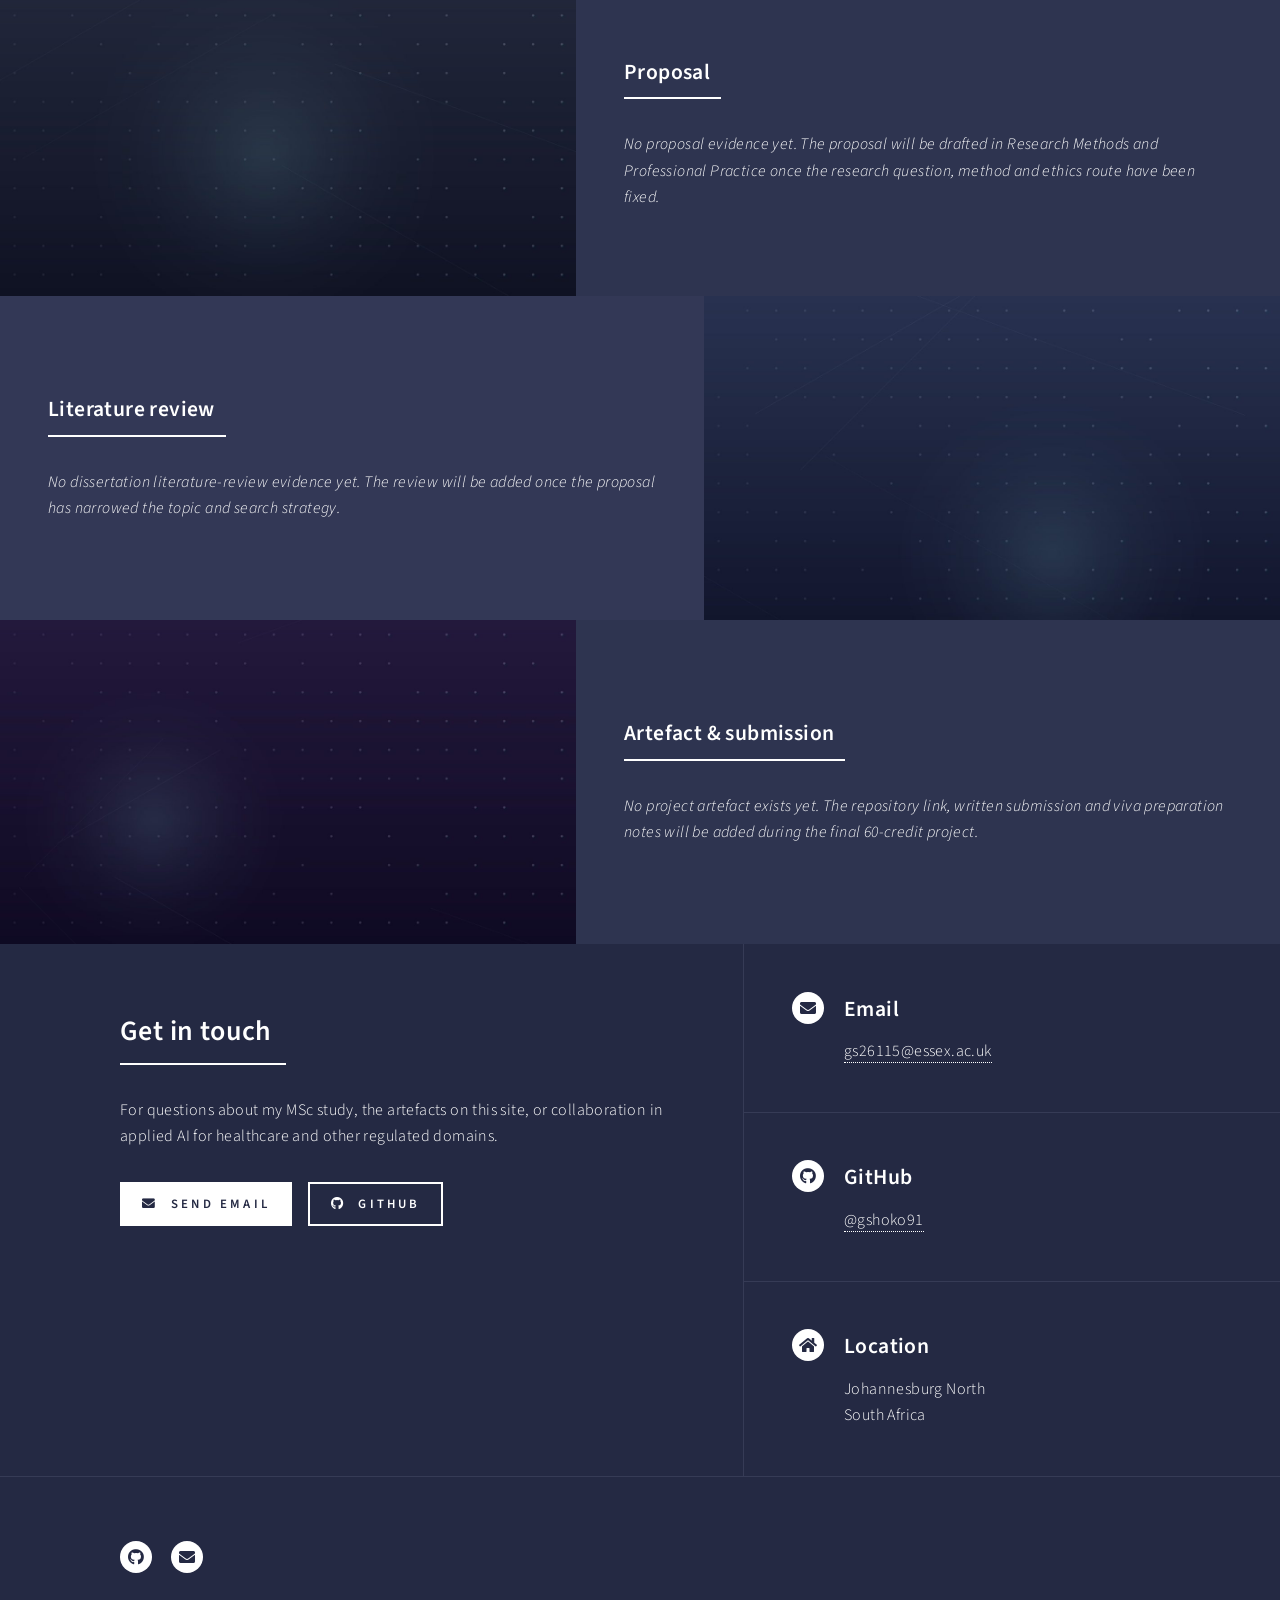
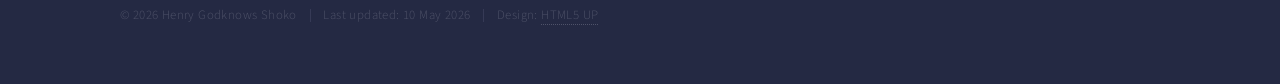
<file: project.html>
<!DOCTYPE HTML>
<!--
	E-Portfolio for Henry Godknows Shoko — MSc Artificial Intelligence, University of Essex Online (April 2026 cohort).
	Built on Forty by HTML5 UP (html5up.net | @ajlkn). Free for personal and commercial use under CCA 3.0.
-->
<html lang="en-GB">
	<head>
		<meta charset="utf-8" />
		<meta name="viewport" content="width=device-width, initial-scale=1, user-scalable=no" />
		<title>MSc Computing Project — Henry Godknows Shoko</title>
		<meta name="description" content="MSc Computing Project — final 60-credit, 30-week dissertation for the MSc Artificial Intelligence at University of Essex Online. Likely topic at the intersection of applied AI and regulated public-sector domains." />
		<meta name="author" content="Henry Godknows Shoko" />
		<link rel="canonical" href="https://gshoko91.github.io/eportfolio/project.html" />

		<!-- Favicons -->
		<link rel="icon" type="image/svg+xml" href="favicon.svg" />
		<link rel="icon" type="image/png" sizes="32x32" href="favicon-32.png" />
		<link rel="apple-touch-icon" sizes="180x180" href="apple-touch-icon.png" />
		<link rel="shortcut icon" href="favicon.ico" />

		<!-- Open Graph / Facebook / LinkedIn -->
		<meta property="og:type" content="website" />
		<meta property="og:site_name" content="Henry Godknows Shoko — MSc AI E-Portfolio" />
		<meta property="og:title" content="MSc Computing Project — Henry Godknows Shoko" />
		<meta property="og:description" content="MSc Computing Project — final 60-credit, 30-week dissertation for the MSc Artificial Intelligence at University of Essex Online. Likely topic at the intersection of applied AI and regulated public-sector domains." />
		<meta property="og:url" content="https://gshoko91.github.io/eportfolio/project.html" />
		<meta property="og:image" content="https://gshoko91.github.io/eportfolio/images/banner.jpg" />
		<meta property="og:locale" content="en_GB" />

		<!-- Twitter Card -->
		<meta name="twitter:card" content="summary_large_image" />
		<meta name="twitter:title" content="MSc Computing Project — Henry Godknows Shoko" />
		<meta name="twitter:description" content="MSc Computing Project — final 60-credit, 30-week dissertation for the MSc Artificial Intelligence at University of Essex Online. Likely topic at the intersection of applied AI and regulated public-sector domains." />
		<meta name="twitter:image" content="https://gshoko91.github.io/eportfolio/images/banner.jpg" />

		<link rel="stylesheet" href="assets/css/main.css" />
		<noscript><link rel="stylesheet" href="assets/css/noscript.css" /></noscript>
	</head>
	<body class="is-preload">

		<!-- Skip-to-content link for keyboard / screen-reader users -->
		<a href="#main" class="screen-reader-text" style="position:absolute;left:-10000px;top:auto;width:1px;height:1px;overflow:hidden;" onfocus="this.style.cssText='position:fixed;top:8px;left:8px;width:auto;height:auto;padding:8px 16px;background:#1c2049;color:#9bf1ff;z-index:9999;text-decoration:none;border-radius:4px;'" onblur="this.style.cssText='position:absolute;left:-10000px;top:auto;width:1px;height:1px;overflow:hidden;'">Skip to main content</a>

		<!-- Wrapper -->
			<div id="wrapper">

				<!-- Header -->
					<header id="header" class="alt style2">
						<a href="index.html" class="logo"><span>Henry Godknows Shoko</span></a>
						<nav>
							<a href="#menu">Menu</a>
						</nav>
					</header>

				<!-- Menu -->
					<nav id="menu">
						<ul class="links">
							<li><a href="index.html">Home</a></li>
							<li><a href="about.html">About Me</a></li>
							<li><a href="launch-into-computing.html">Launch into Computing</a></li>
							<li><a href="understanding-ai.html">Understanding AI</a></li>
							<li><a href="numerical-analysis.html">Numerical Analysis</a></li>
							<li><a href="machine-learning.html">Machine Learning</a></li>
							<li><a href="intelligent-agents.html">Intelligent Agents</a></li>
							<li><a href="research-methods.html">Research Methods & Professional Practice</a></li>
							<li><a href="project.html">MSc Computing Project</a></li>
							<li><a href="learning-loop.html">Learning Loop</a></li>
						</ul>
					</nav>

				<!-- Banner -->
				<!-- Note: The "styleN" class below should match that of the header element. -->
					<section id="banner" class="style2">
						<div class="inner">
							<span class="image">
								<img src="images/pic07.jpg" alt="" />
							</span>
							<header class="major">
								<h1>MSc Computing Project</h1>
							</header>
							<div class="content">
								
                                <p>Final dissertation project &mdash; 60 credits, 30 weeks.<br />
                                Topic to be confirmed in the Research Methods module.</p>
							</div>
						</div>
					</section>

				<!-- Main -->
					<div id="main">

						<section id="one">
							<div class="inner">
								<header class="major"><h2>MSc Computing Project</h2></header>
								<p>The final 60-credit, 30-week dissertation project capping the MSc Artificial Intelligence. Topic, supervisor, and research question to be confirmed during Research Methods and Professional Practice (the preceding module).</p>
								<p>The project will produce both a substantive written submission and a working artefact. As a working senior software engineer in healthcare, the topic is likely to sit at the intersection of <em>applied AI in regulated, high-stakes domains</em> &mdash; but this is intentionally open until the research-methods module shapes it.</p>
							</div>
						</section>

						<section id="indicative-direction">
							<div class="inner">
								<header class="major"><h2>Indicative research direction</h2></header>
								<p>Three candidate research areas being held in mind throughout the taught modules, each grounded in the questions raised on the <a href="about.html">About me</a> page:</p>
								<div class="table-wrapper">
									<table>
										<thead>
											<tr><th>Candidate area</th><th>Why it fits</th><th>Modules that should sharpen it</th></tr>
										</thead>
										<tbody>
											<tr>
												<td><strong>Bias and accountability in AI-augmented clinical decision support</strong></td>
												<td>Builds directly on Western Cape Department of Health work; Obermeyer <em>et al.</em> (2019) bias literature engaged in the Unit&nbsp;1 forum task; clear practical and ethical stakes.</td>
												<td>Understanding AI; Machine Learning; Research Methods.</td>
											</tr>
											<tr>
												<td><strong>MLOps and governance patterns for regulated public-sector workloads</strong></td>
												<td>Combines Azure / .NET / IaC engineering expertise with academic framing of governance, compliance, and operational resilience.</td>
												<td>Machine Learning; Intelligent Agents; Research Methods.</td>
											</tr>
											<tr>
												<td><strong>Architectural patterns for AI-augmented enterprise IT in healthcare</strong></td>
												<td>Sits at the intersection of solution architecture (Azure SAA Expert), AI engineering (Azure AI Engineer), and the EITBOK / SWEBOK frameworks introduced in Launch into Computing.</td>
												<td>Numerical Analysis; Machine Learning; Research Methods.</td>
											</tr>
										</tbody>
									</table>
								</div>
								<p style="font-size:0.9em;opacity:0.7;"><em>Final selection deferred until <strong>Research Methods and Professional Practice</strong>; this list will be pruned to one focused question at that point.</em></p>
							</div>
						</section>

						<section id="two" class="spotlights">
							<section>
								<span class="image"><img src="images/pic08.jpg" alt="" data-position="center center" /></span>
								<div class="content">
									<div class="inner">
										<header class="major"><h3>Proposal</h3></header>
										<p><em>No proposal evidence yet. The proposal will be drafted in Research Methods and Professional Practice once the research question, method and ethics route have been fixed.</em></p>
									</div>
								</div>
							</section>
							<section>
								<span class="image"><img src="images/pic09.jpg" alt="" data-position="top center" /></span>
								<div class="content">
									<div class="inner">
										<header class="major"><h3>Literature review</h3></header>
										<p><em>No dissertation literature-review evidence yet. The review will be added once the proposal has narrowed the topic and search strategy.</em></p>
									</div>
								</div>
							</section>
							<section>
								<span class="image"><img src="images/pic10.jpg" alt="" data-position="25% 25%" /></span>
								<div class="content">
									<div class="inner">
										<header class="major"><h3>Artefact &amp; submission</h3></header>
										<p><em>No project artefact exists yet. The repository link, written submission and viva preparation notes will be added during the final 60-credit project.</em></p>
									</div>
								</div>
							</section>
						</section>
					</div>

				<!-- Contact -->
					<section id="contact">
						<div class="inner">
							<section>
								<header class="major">
									<h2>Get in touch</h2>
								</header>
								<p>For questions about my MSc study, the artefacts on this site, or collaboration in applied AI for healthcare and other regulated domains.</p>
								<ul class="actions">
									<li><a href="mailto:gs26115@essex.ac.uk?subject=MSc%20AI%20e-Portfolio" class="button primary"><span class="icon solid fa-envelope">&nbsp;</span> Send email</a></li>
									<li><a href="https://github.com/gshoko91" class="button"><span class="icon brands fa-github">&nbsp;</span> GitHub</a></li>
								</ul>
							</section>
							<section class="split">
								<section>
									<div class="contact-method">
										<span class="icon solid alt fa-envelope"></span>
										<h3>Email</h3>
										<a href="mailto:gs26115@essex.ac.uk">gs26115@essex.ac.uk</a>
									</div>
								</section>
								<section>
									<div class="contact-method">
										<span class="icon brands alt fa-github"></span>
										<h3>GitHub</h3>
										<a href="https://github.com/gshoko91">@gshoko91</a>
									</div>
								</section>
								<section>
									<div class="contact-method">
										<span class="icon solid alt fa-home"></span>
										<h3>Location</h3>
										<span>Johannesburg North<br />
										South Africa</span>
									</div>
								</section>
							</section>
						</div>
					</section>

				<!-- Footer -->
					<footer id="footer">
						<div class="inner">
							<ul class="icons">
								<li><a href="https://github.com/gshoko91" class="icon brands alt fa-github"><span class="label">GitHub</span></a></li>
								<li><a href="mailto:gs26115@essex.ac.uk" class="icon solid alt fa-envelope"><span class="label">Email</span></a></li>
							</ul>
							<ul class="copyright">
								<li>&copy; 2026 Henry Godknows Shoko</li><li>Last updated: 10 May 2026</li><li>Design: <a href="https://html5up.net">HTML5 UP</a></li>
							</ul>
						</div>
					</footer>

			</div>

		<!-- Scripts -->
			<script src="assets/js/jquery.min.js"></script>
			<script src="assets/js/jquery.scrolly.min.js"></script>
			<script src="assets/js/jquery.scrollex.min.js"></script>
			<script src="assets/js/browser.min.js"></script>
			<script src="assets/js/breakpoints.min.js"></script>
			<script src="assets/js/util.js"></script>
			<script src="assets/js/main.js"></script>

	</body>
</html>
</file>
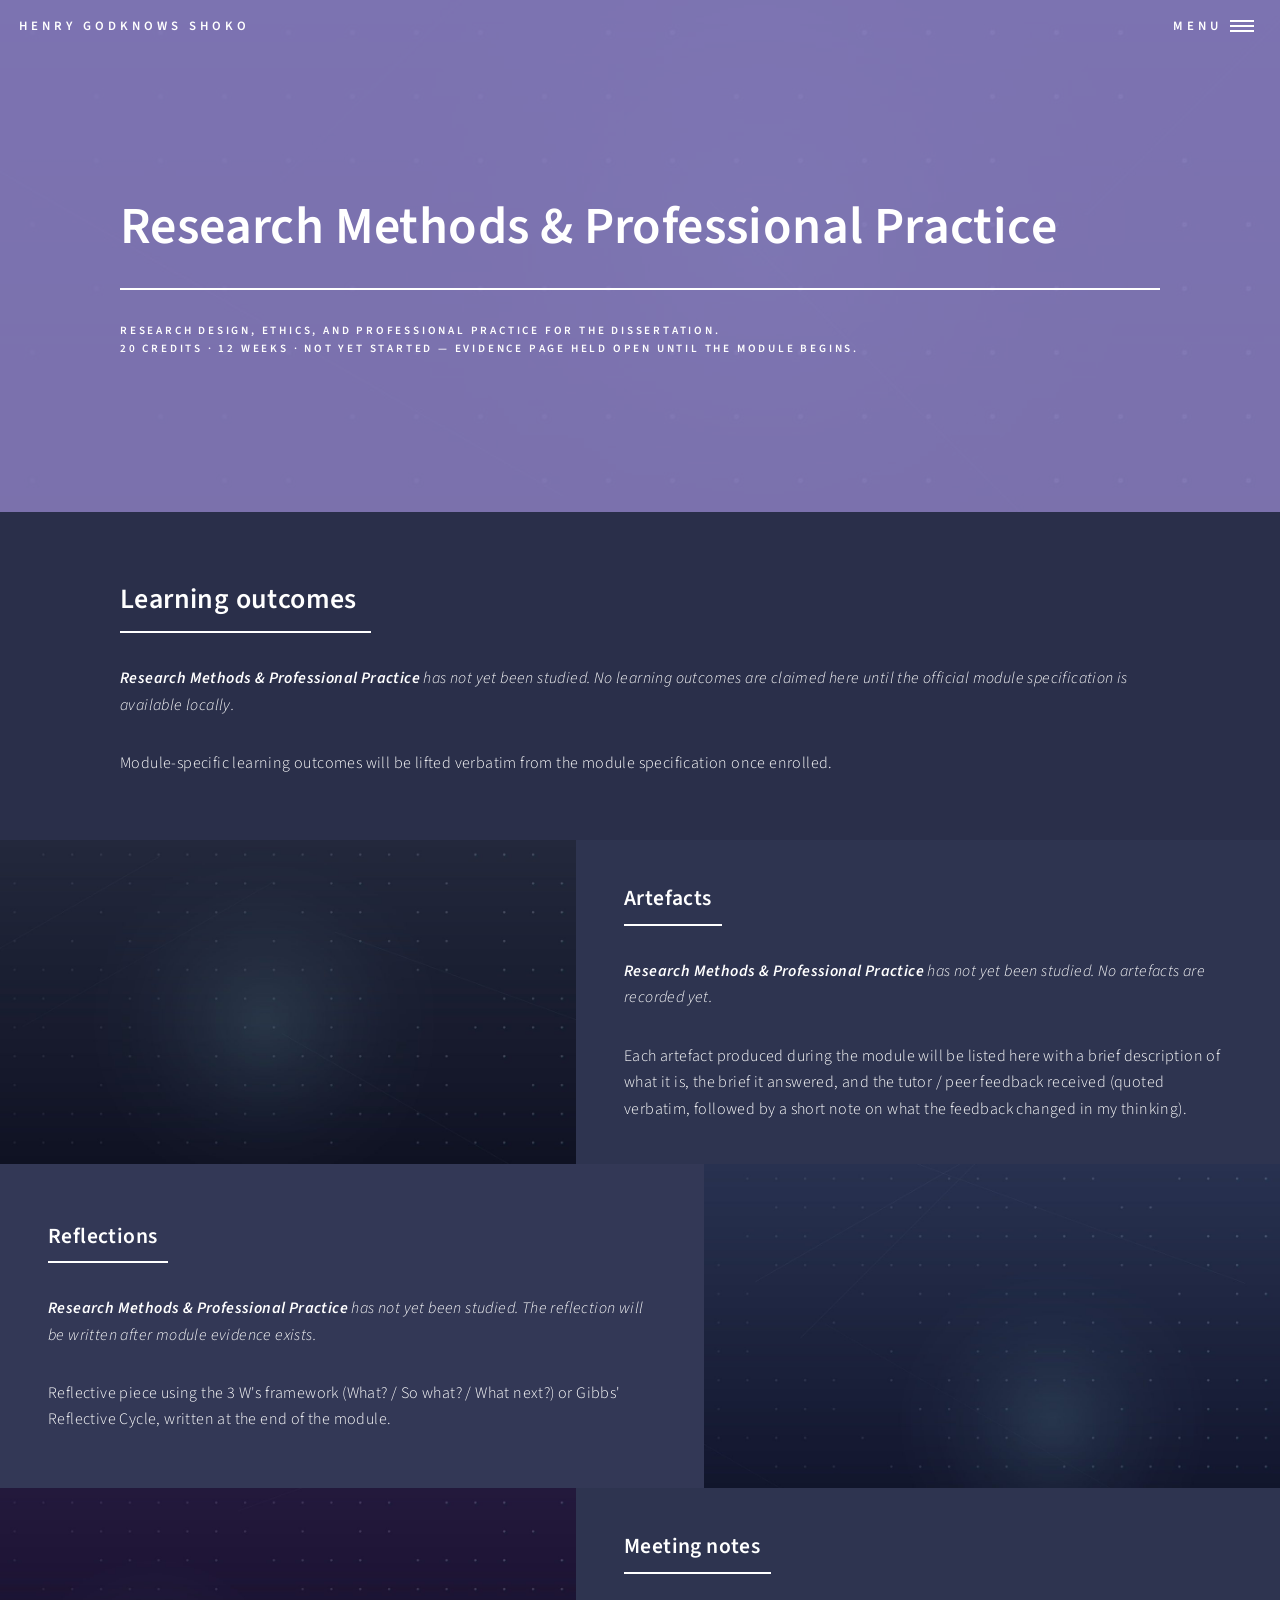
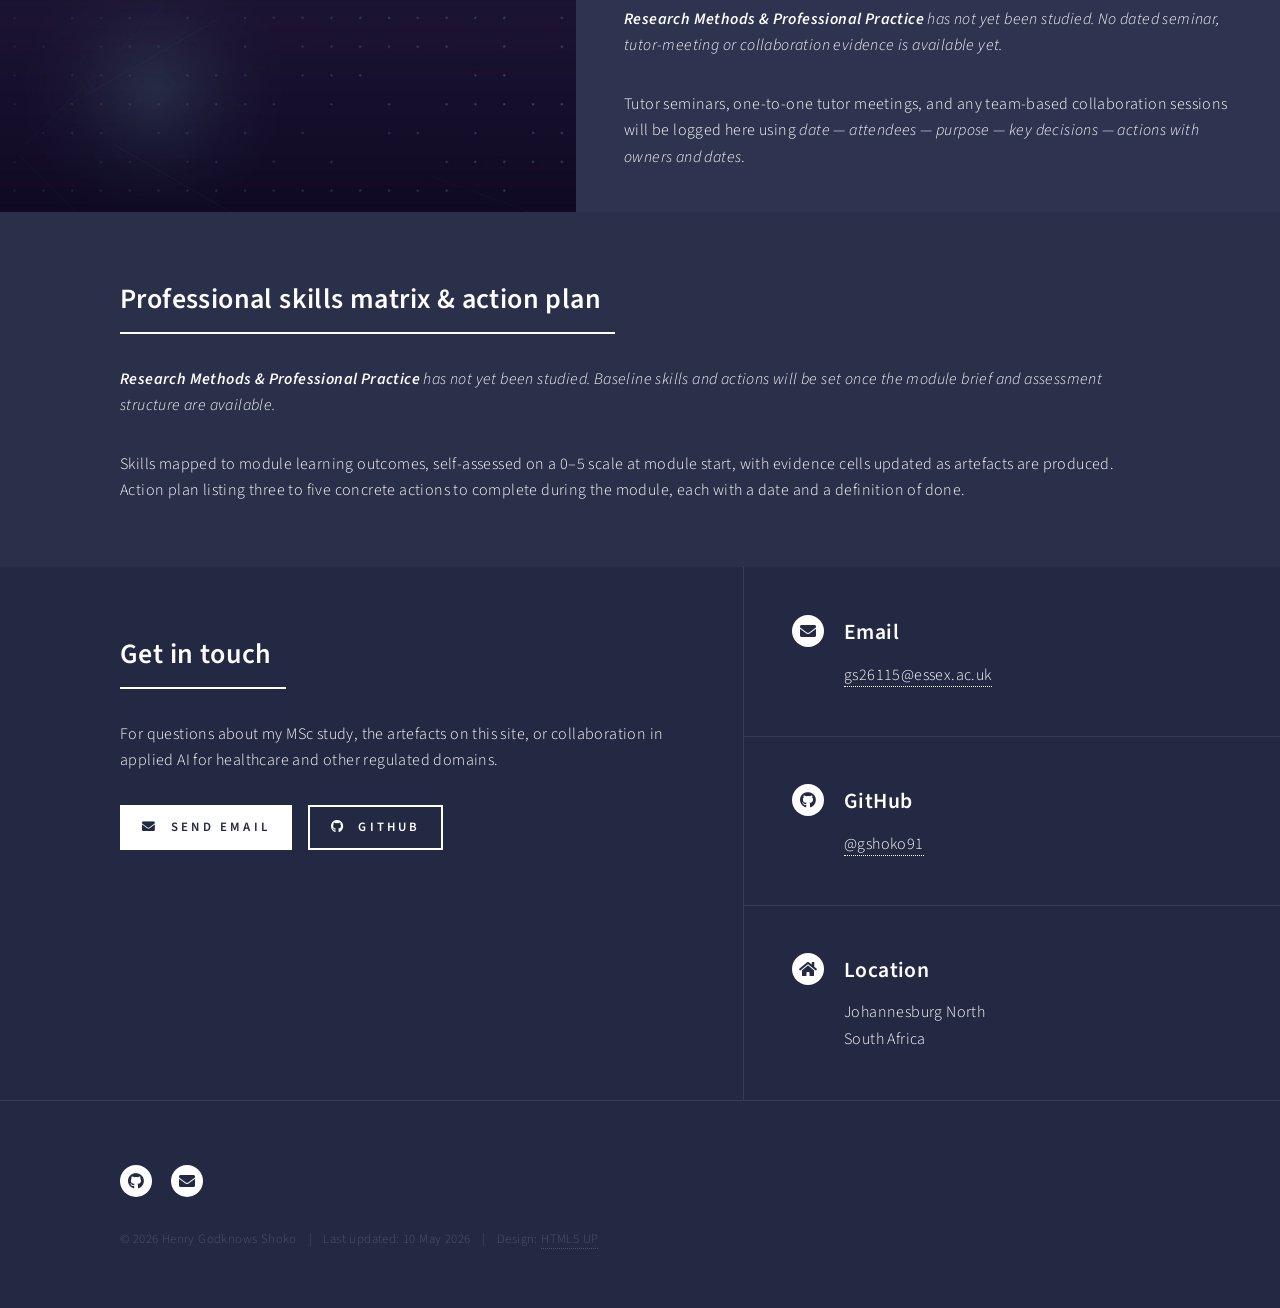
<file: research-methods.html>
<!DOCTYPE HTML>
<!--
	E-Portfolio for Henry Godknows Shoko — MSc Artificial Intelligence, University of Essex Online (April 2026 cohort).
	Built on Forty by HTML5 UP (html5up.net | @ajlkn). Free for personal and commercial use under CCA 3.0.
-->
<html lang="en-GB">
	<head>
		<meta charset="utf-8" />
		<meta name="viewport" content="width=device-width, initial-scale=1, user-scalable=no" />
		<title>Research Methods & Professional Practice — Henry Godknows Shoko</title>
		<meta name="description" content="Research Methods & Professional Practice — MSc Artificial Intelligence module at University of Essex Online (20 credits, 12 weeks). Research design, ethics, and professional practice for the dissertation." />
		<meta name="author" content="Henry Godknows Shoko" />
		<link rel="canonical" href="https://gshoko91.github.io/eportfolio/research-methods.html" />

		<!-- Favicons -->
		<link rel="icon" type="image/svg+xml" href="favicon.svg" />
		<link rel="icon" type="image/png" sizes="32x32" href="favicon-32.png" />
		<link rel="apple-touch-icon" sizes="180x180" href="apple-touch-icon.png" />
		<link rel="shortcut icon" href="favicon.ico" />

		<!-- Open Graph / Facebook / LinkedIn -->
		<meta property="og:type" content="website" />
		<meta property="og:site_name" content="Henry Godknows Shoko — MSc AI E-Portfolio" />
		<meta property="og:title" content="Research Methods & Professional Practice — Henry Godknows Shoko" />
		<meta property="og:description" content="Research Methods & Professional Practice — MSc Artificial Intelligence module at University of Essex Online (20 credits, 12 weeks). Research design, ethics, and professional practice for the dissertation." />
		<meta property="og:url" content="https://gshoko91.github.io/eportfolio/research-methods.html" />
		<meta property="og:image" content="https://gshoko91.github.io/eportfolio/images/banner.jpg" />
		<meta property="og:locale" content="en_GB" />

		<!-- Twitter Card -->
		<meta name="twitter:card" content="summary_large_image" />
		<meta name="twitter:title" content="Research Methods & Professional Practice — Henry Godknows Shoko" />
		<meta name="twitter:description" content="Research Methods & Professional Practice — MSc Artificial Intelligence module at University of Essex Online (20 credits, 12 weeks). Research design, ethics, and professional practice for the dissertation." />
		<meta name="twitter:image" content="https://gshoko91.github.io/eportfolio/images/banner.jpg" />

		<link rel="stylesheet" href="assets/css/main.css" />
		<noscript><link rel="stylesheet" href="assets/css/noscript.css" /></noscript>
	</head>
	<body class="is-preload">

		<!-- Skip-to-content link for keyboard / screen-reader users -->
		<a href="#main" class="screen-reader-text" style="position:absolute;left:-10000px;top:auto;width:1px;height:1px;overflow:hidden;" onfocus="this.style.cssText='position:fixed;top:8px;left:8px;width:auto;height:auto;padding:8px 16px;background:#1c2049;color:#9bf1ff;z-index:9999;text-decoration:none;border-radius:4px;'" onblur="this.style.cssText='position:absolute;left:-10000px;top:auto;width:1px;height:1px;overflow:hidden;'">Skip to main content</a>

		<!-- Wrapper -->
			<div id="wrapper">

				<!-- Header -->
					<header id="header" class="alt style2">
						<a href="index.html" class="logo"><span>Henry Godknows Shoko</span></a>
						<nav>
							<a href="#menu">Menu</a>
						</nav>
					</header>

				<!-- Menu -->
					<nav id="menu">
						<ul class="links">
							<li><a href="index.html">Home</a></li>
							<li><a href="about.html">About Me</a></li>
							<li><a href="launch-into-computing.html">Launch into Computing</a></li>
							<li><a href="understanding-ai.html">Understanding AI</a></li>
							<li><a href="numerical-analysis.html">Numerical Analysis</a></li>
							<li><a href="machine-learning.html">Machine Learning</a></li>
							<li><a href="intelligent-agents.html">Intelligent Agents</a></li>
							<li><a href="research-methods.html">Research Methods & Professional Practice</a></li>
							<li><a href="project.html">MSc Computing Project</a></li>
							<li><a href="learning-loop.html">Learning Loop</a></li>
						</ul>
					</nav>

				<!-- Banner -->
				<!-- Note: The "styleN" class below should match that of the header element. -->
					<section id="banner" class="style2">
						<div class="inner">
							<span class="image">
								<img src="images/pic07.jpg" alt="" />
							</span>
							<header class="major">
								<h1>Research Methods & Professional Practice</h1>
							</header>
							<div class="content">
								<p>Research design, ethics, and professional practice for the dissertation.<br />20 credits &middot; 12 weeks &middot; not yet started &mdash; evidence page held open until the module begins.</p>
							</div>
						</div>
					</section>

				<!-- Main -->
					<div id="main">

						<section id="one">
							<div class="inner">
								<header class="major"><h2>Learning outcomes</h2></header>
								<p><em><strong>Research Methods &amp; Professional Practice</strong> has not yet been studied. No learning outcomes are claimed here until the official module specification is available locally.</em></p>
								<p>Module-specific learning outcomes will be lifted verbatim from the module specification once enrolled.</p>
							</div>
						</section>

						<section id="two" class="spotlights">
							<section>
								<a href="#artefacts" class="image"><img src="images/pic08.jpg" alt="" data-position="center center" /></a>
								<div class="content">
									<div class="inner">
										<header class="major"><h3 id="artefacts">Artefacts</h3></header>
										<p><em><strong>Research Methods &amp; Professional Practice</strong> has not yet been studied. No artefacts are recorded yet.</em></p>
										<p>Each artefact produced during the module will be listed here with a brief description of what it is, the brief it answered, and the tutor / peer feedback received (quoted verbatim, followed by a short note on what the feedback changed in my thinking).</p>
									</div>
								</div>
							</section>
							<section>
								<a href="#reflections" class="image"><img src="images/pic09.jpg" alt="" data-position="top center" /></a>
								<div class="content">
									<div class="inner">
										<header class="major"><h3 id="reflections">Reflections</h3></header>
										<p><em><strong>Research Methods &amp; Professional Practice</strong> has not yet been studied. The reflection will be written after module evidence exists.</em></p>
										<p>Reflective piece using the 3&nbsp;W's framework (What? / So what? / What next?) or Gibbs' Reflective Cycle, written at the end of the module.</p>
									</div>
								</div>
							</section>
							<section>
								<a href="#meetings" class="image"><img src="images/pic10.jpg" alt="" data-position="25% 25%" /></a>
								<div class="content">
									<div class="inner">
										<header class="major"><h3 id="meetings">Meeting notes</h3></header>
										<p><em><strong>Research Methods &amp; Professional Practice</strong> has not yet been studied. No dated seminar, tutor-meeting or collaboration evidence is available yet.</em></p>
										<p>Tutor seminars, one-to-one tutor meetings, and any team-based collaboration sessions will be logged here using <em>date &mdash; attendees &mdash; purpose &mdash; key decisions &mdash; actions with owners and dates</em>.</p>
									</div>
								</div>
							</section>
						</section>

						<section id="three">
							<div class="inner">
								<header class="major"><h2 id="skills">Professional skills matrix &amp; action plan</h2></header>
								<p><em><strong>Research Methods &amp; Professional Practice</strong> has not yet been studied. Baseline skills and actions will be set once the module brief and assessment structure are available.</em></p>
								<p>Skills mapped to module learning outcomes, self-assessed on a 0&ndash;5 scale at module start, with evidence cells updated as artefacts are produced. Action plan listing three to five concrete actions to complete during the module, each with a date and a definition of done.</p>
							</div>
						</section>
					</div>

				<!-- Contact -->
					<section id="contact">
						<div class="inner">
							<section>
								<header class="major">
									<h2>Get in touch</h2>
								</header>
								<p>For questions about my MSc study, the artefacts on this site, or collaboration in applied AI for healthcare and other regulated domains.</p>
								<ul class="actions">
									<li><a href="mailto:gs26115@essex.ac.uk?subject=MSc%20AI%20e-Portfolio" class="button primary"><span class="icon solid fa-envelope">&nbsp;</span> Send email</a></li>
									<li><a href="https://github.com/gshoko91" class="button"><span class="icon brands fa-github">&nbsp;</span> GitHub</a></li>
								</ul>
							</section>
							<section class="split">
								<section>
									<div class="contact-method">
										<span class="icon solid alt fa-envelope"></span>
										<h3>Email</h3>
										<a href="mailto:gs26115@essex.ac.uk">gs26115@essex.ac.uk</a>
									</div>
								</section>
								<section>
									<div class="contact-method">
										<span class="icon brands alt fa-github"></span>
										<h3>GitHub</h3>
										<a href="https://github.com/gshoko91">@gshoko91</a>
									</div>
								</section>
								<section>
									<div class="contact-method">
										<span class="icon solid alt fa-home"></span>
										<h3>Location</h3>
										<span>Johannesburg North<br />
										South Africa</span>
									</div>
								</section>
							</section>
						</div>
					</section>

				<!-- Footer -->
					<footer id="footer">
						<div class="inner">
							<ul class="icons">
								<li><a href="https://github.com/gshoko91" class="icon brands alt fa-github"><span class="label">GitHub</span></a></li>
								<li><a href="mailto:gs26115@essex.ac.uk" class="icon solid alt fa-envelope"><span class="label">Email</span></a></li>
							</ul>
							<ul class="copyright">
								<li>&copy; 2026 Henry Godknows Shoko</li><li>Last updated: 10 May 2026</li><li>Design: <a href="https://html5up.net">HTML5 UP</a></li>
							</ul>
						</div>
					</footer>

			</div>

		<!-- Scripts -->
			<script src="assets/js/jquery.min.js"></script>
			<script src="assets/js/jquery.scrolly.min.js"></script>
			<script src="assets/js/jquery.scrollex.min.js"></script>
			<script src="assets/js/browser.min.js"></script>
			<script src="assets/js/breakpoints.min.js"></script>
			<script src="assets/js/util.js"></script>
			<script src="assets/js/main.js"></script>

	</body>
</html>
</file>
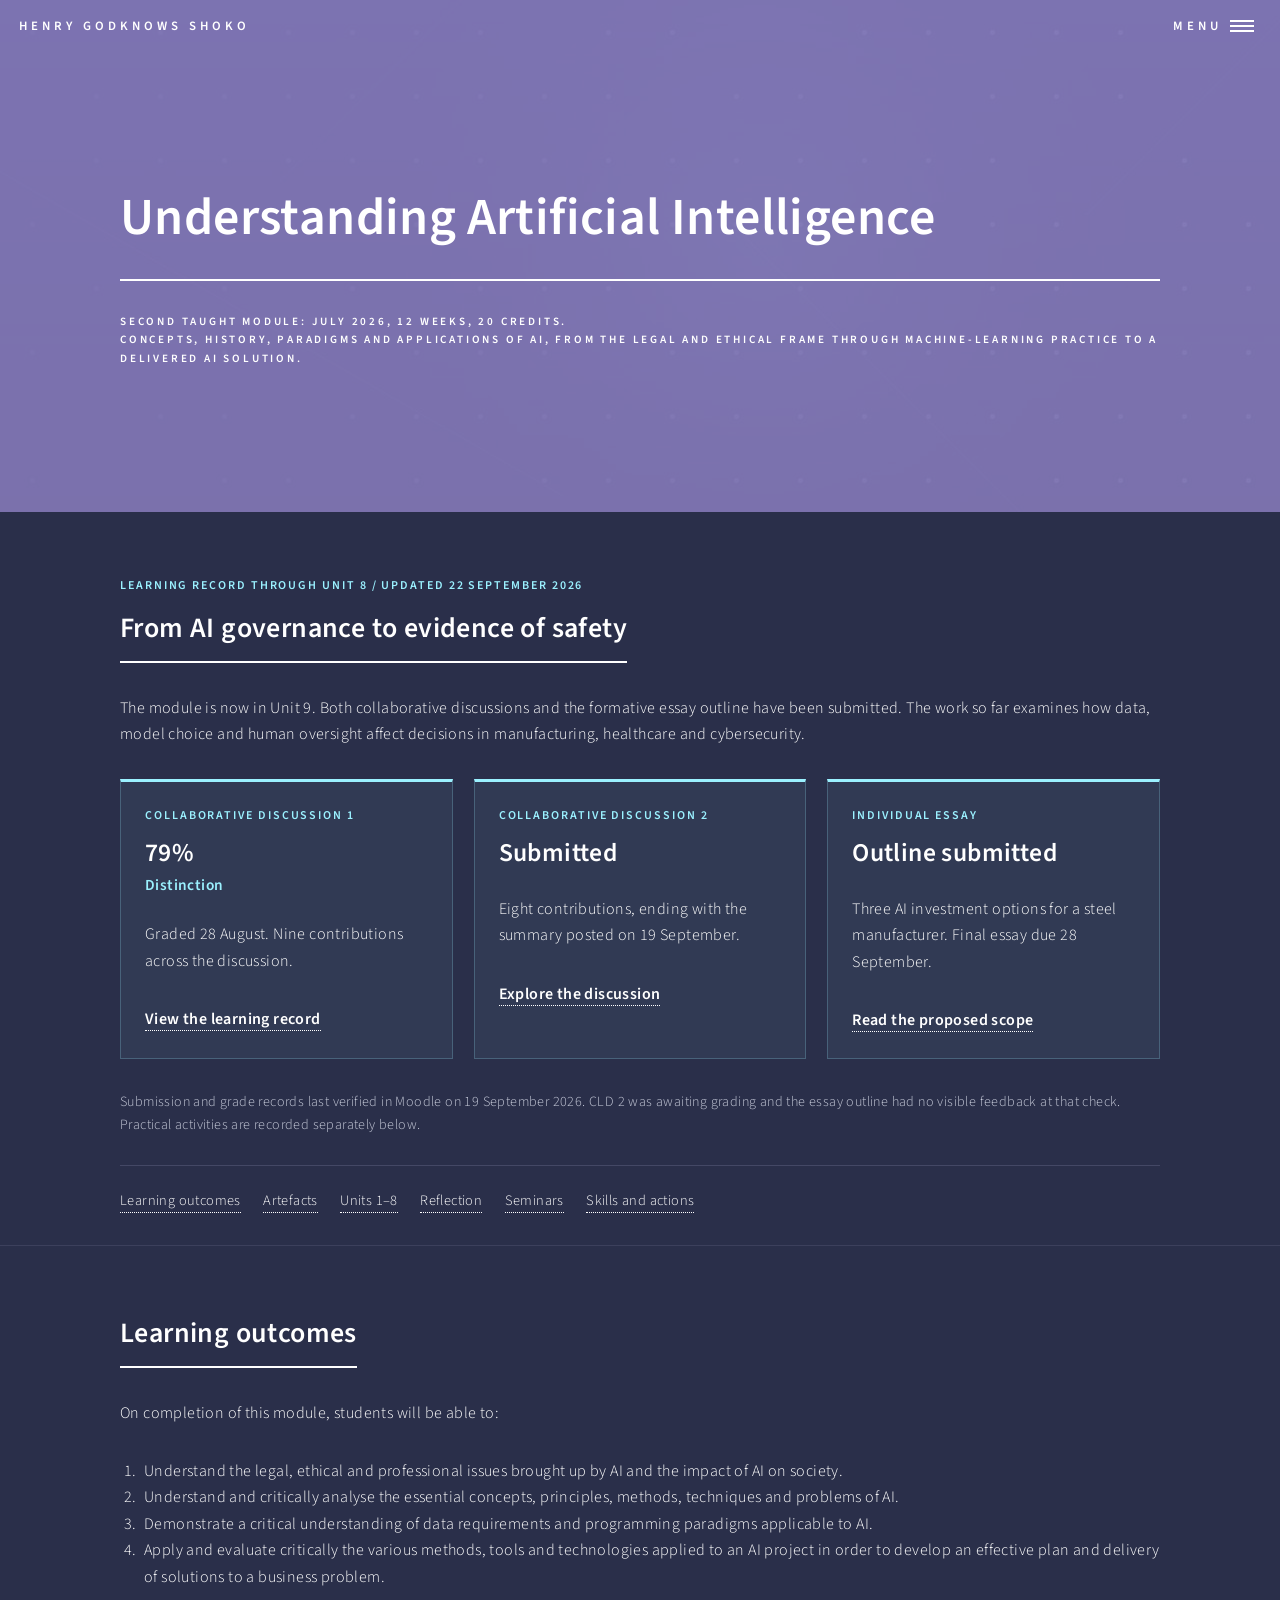
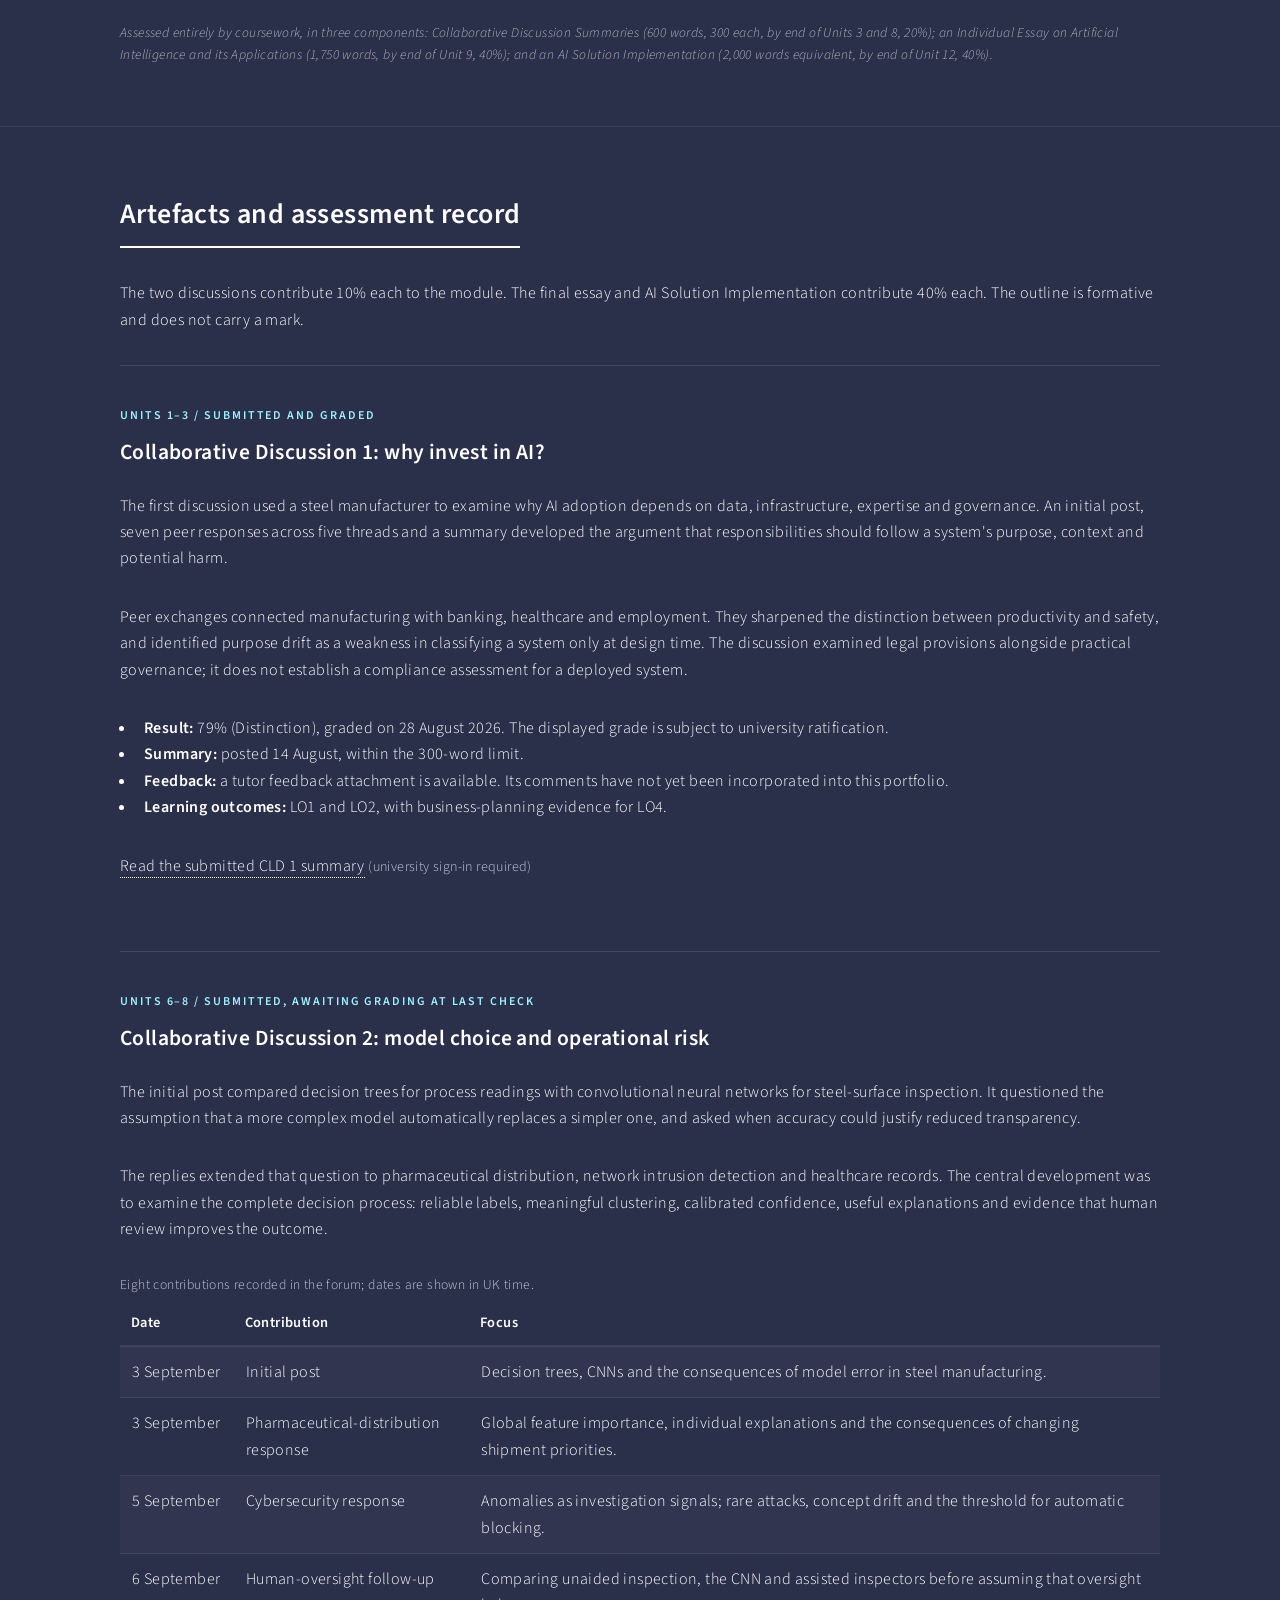
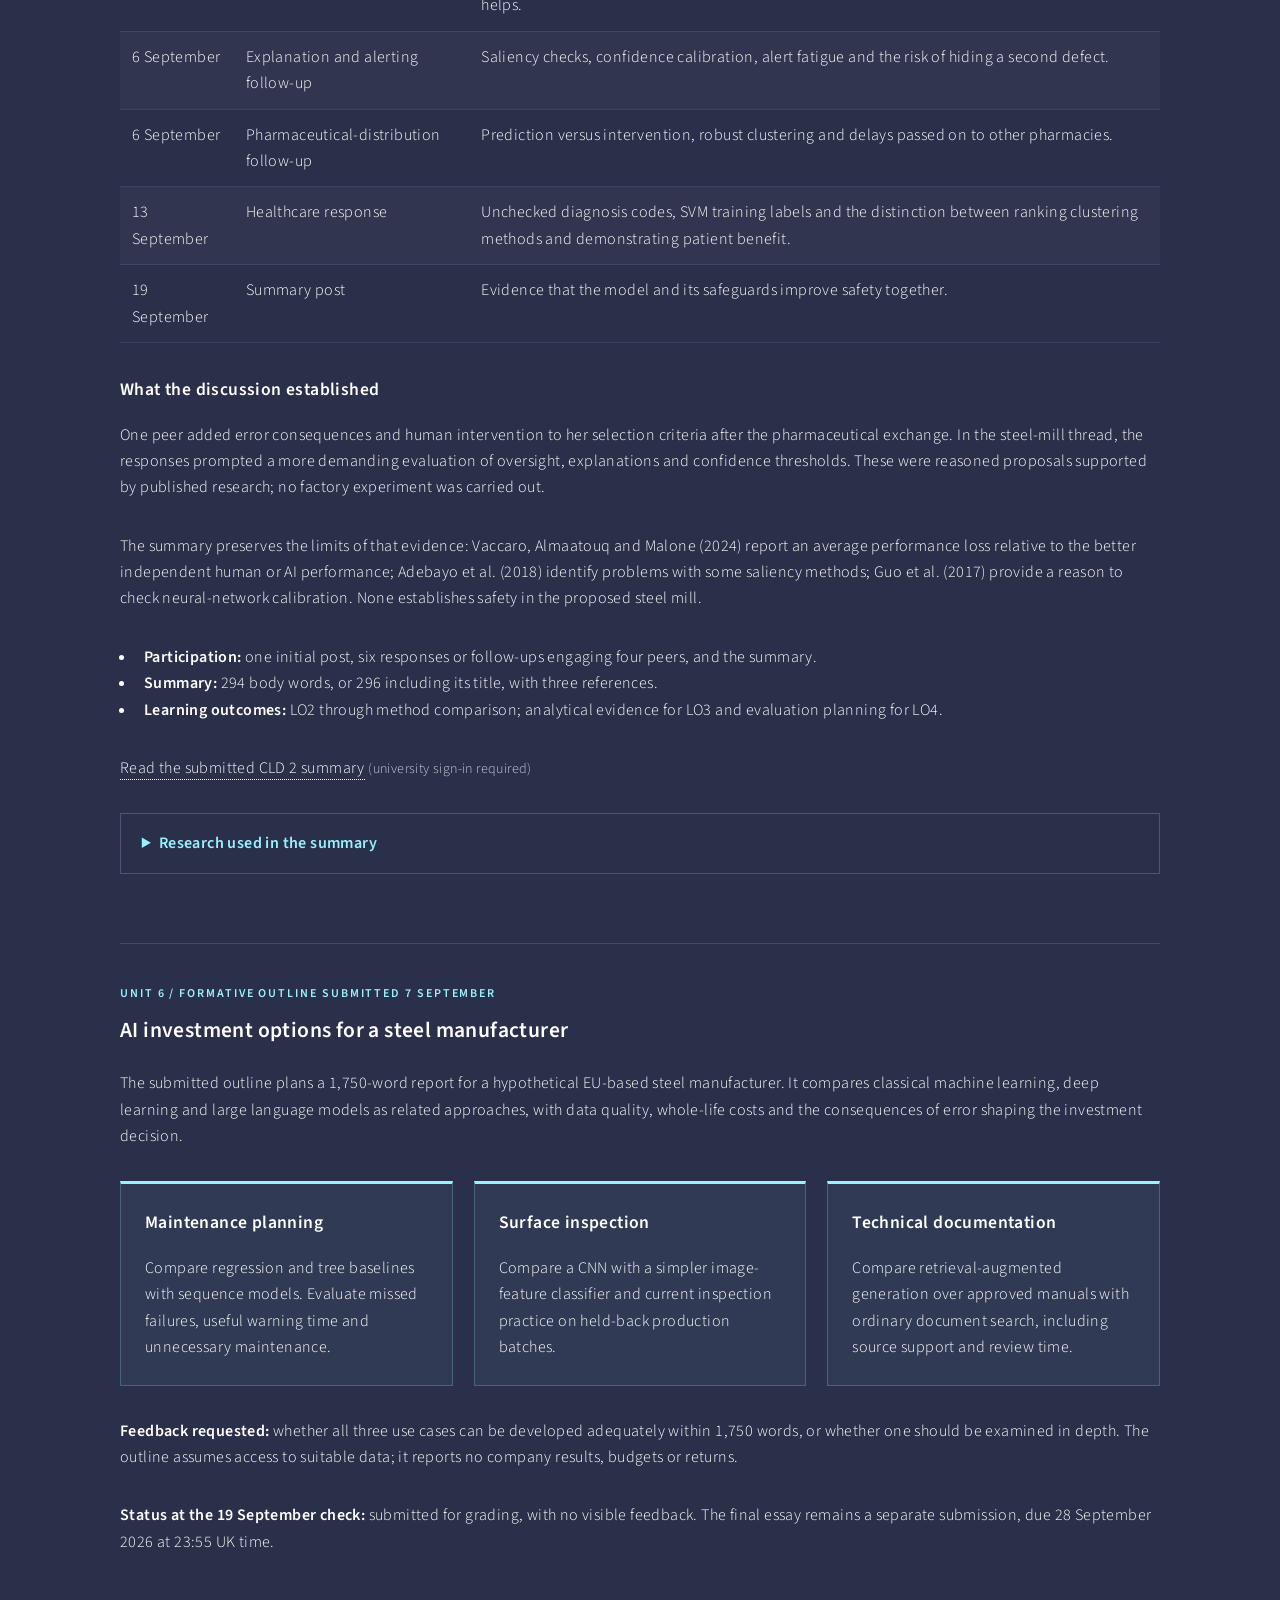
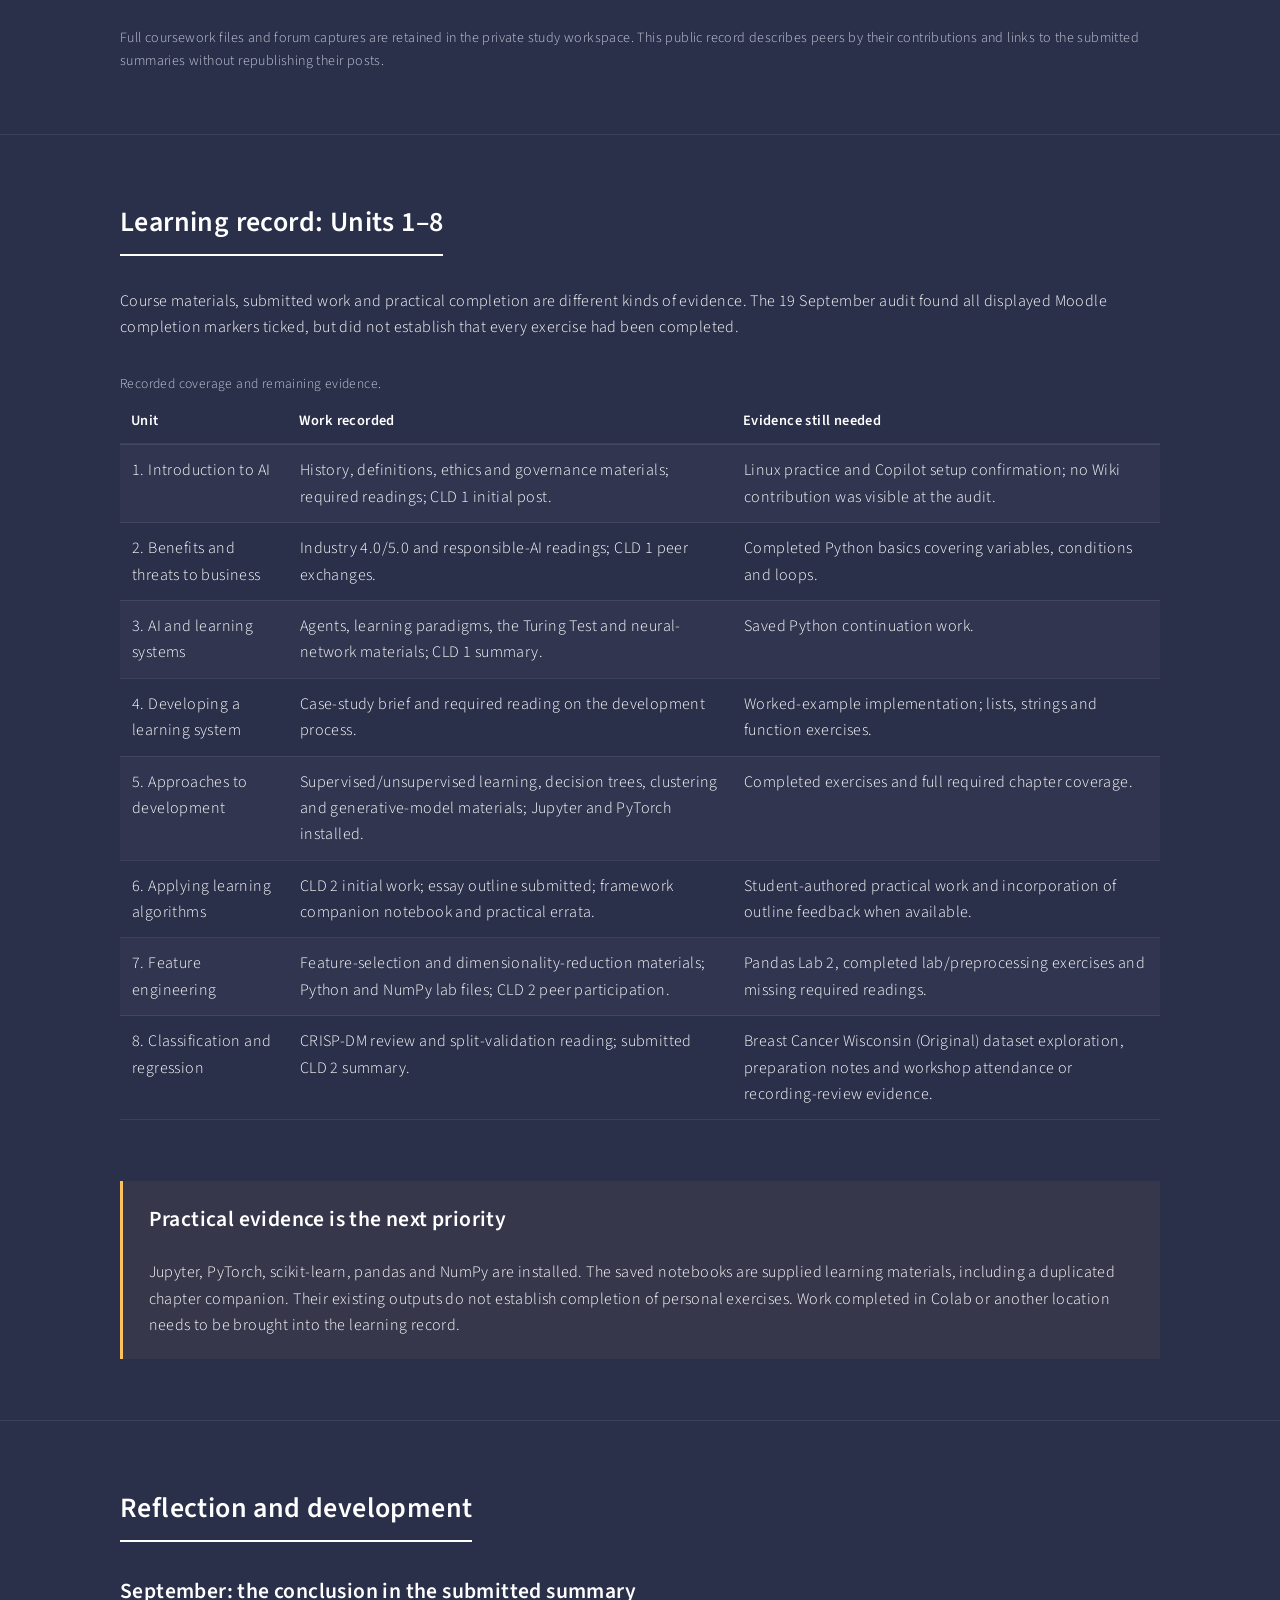
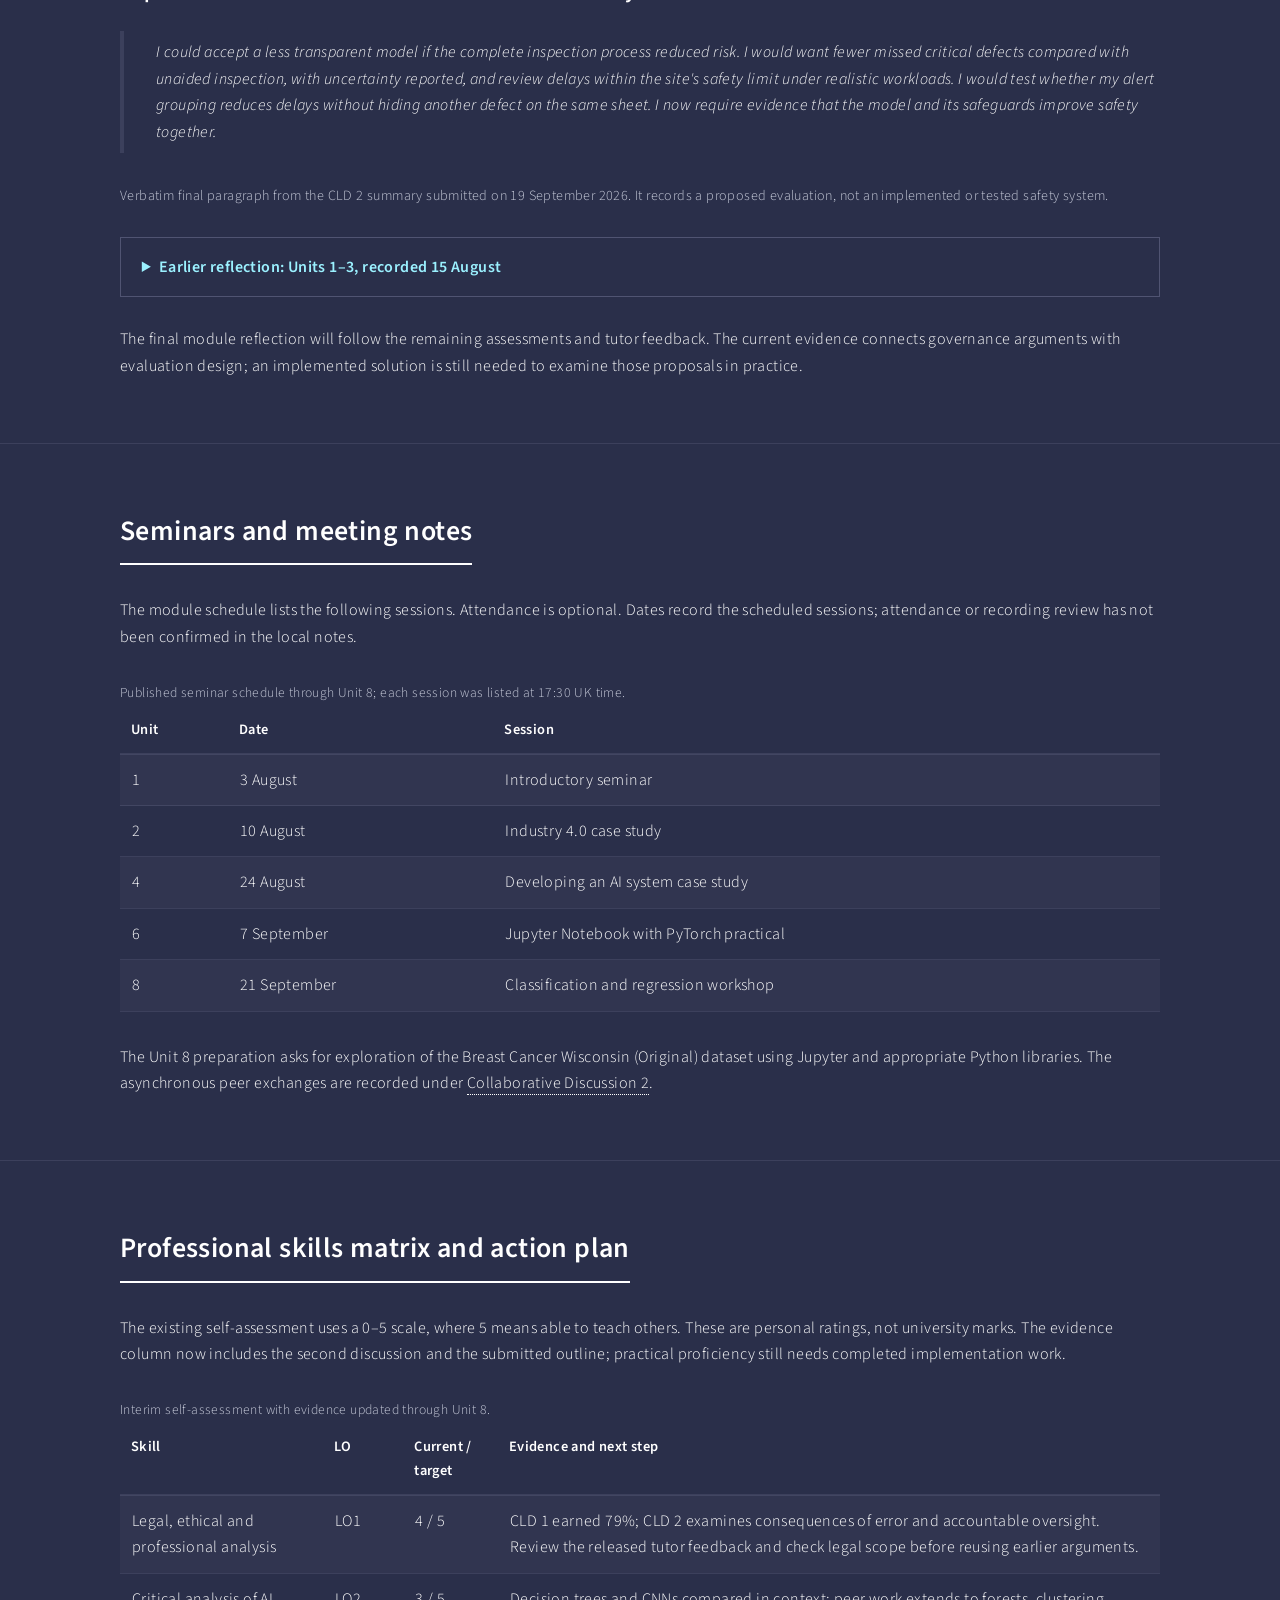
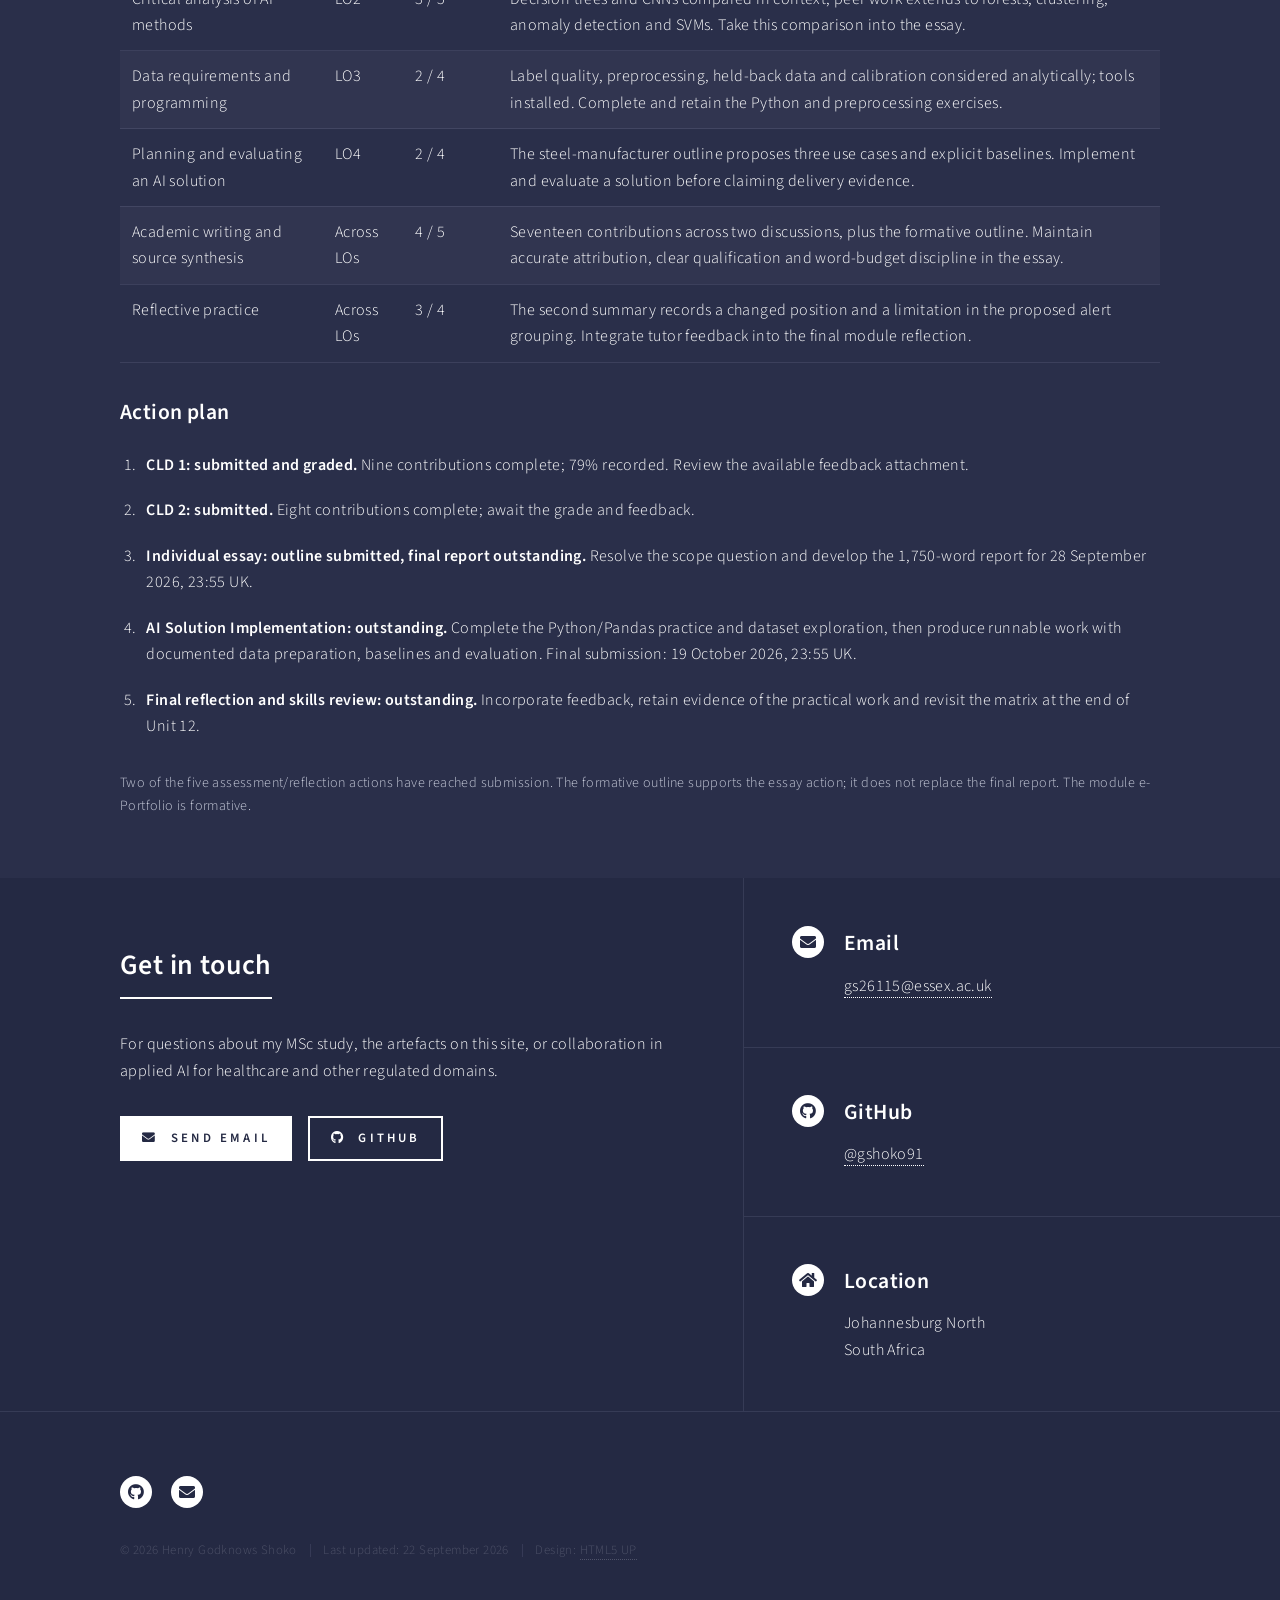
<file: understanding-ai.html>
<!DOCTYPE HTML>
<!--
	E-Portfolio for Henry Godknows Shoko — MSc Artificial Intelligence, University of Essex Online (April 2026 cohort).
	Built on Forty by HTML5 UP (html5up.net | @ajlkn). Free for personal and commercial use under CCA 3.0.
-->
<html lang="en-GB">
	<head>
		<meta charset="utf-8" />
		<meta name="viewport" content="width=device-width, initial-scale=1" />
		<title>Understanding Artificial Intelligence — Henry Godknows Shoko</title>
		<meta name="description" content="Understanding Artificial Intelligence — MSc Artificial Intelligence module at University of Essex Online (20 credits, 12 weeks). Concepts, history, paradigms, and applications of AI." />
		<meta name="author" content="Henry Godknows Shoko" />
		<link rel="canonical" href="https://gshoko91.github.io/eportfolio/understanding-ai.html" />

		<!-- Favicons -->
		<link rel="icon" type="image/svg+xml" href="favicon.svg" />
		<link rel="icon" type="image/png" sizes="32x32" href="favicon-32.png" />
		<link rel="apple-touch-icon" sizes="180x180" href="apple-touch-icon.png" />
		<link rel="shortcut icon" href="favicon.ico" />

		<!-- Open Graph / Facebook / LinkedIn -->
		<meta property="og:type" content="website" />
		<meta property="og:site_name" content="Henry Godknows Shoko — MSc AI E-Portfolio" />
		<meta property="og:title" content="Understanding Artificial Intelligence — Henry Godknows Shoko" />
		<meta property="og:description" content="Understanding Artificial Intelligence — MSc Artificial Intelligence module at University of Essex Online (20 credits, 12 weeks). Concepts, history, paradigms, and applications of AI." />
		<meta property="og:url" content="https://gshoko91.github.io/eportfolio/understanding-ai.html" />
		<meta property="og:image" content="https://gshoko91.github.io/eportfolio/images/banner.jpg" />
		<meta property="og:locale" content="en_GB" />

		<!-- Twitter Card -->
		<meta name="twitter:card" content="summary_large_image" />
		<meta name="twitter:title" content="Understanding Artificial Intelligence — Henry Godknows Shoko" />
		<meta name="twitter:description" content="Understanding Artificial Intelligence — MSc Artificial Intelligence module at University of Essex Online (20 credits, 12 weeks). Concepts, history, paradigms, and applications of AI." />
		<meta name="twitter:image" content="https://gshoko91.github.io/eportfolio/images/banner.jpg" />

		<link rel="stylesheet" href="assets/css/main.css" />
        <link rel="stylesheet" href="assets/css/portfolio.css" />
		<noscript><link rel="stylesheet" href="assets/css/noscript.css" /></noscript>
	</head>
	<body class="is-preload">

		<!-- Skip-to-content link for keyboard / screen-reader users -->
		<a href="#main" class="screen-reader-text" style="position:absolute;left:-10000px;top:auto;width:1px;height:1px;overflow:hidden;" onfocus="this.style.cssText='position:fixed;top:8px;left:8px;width:auto;height:auto;padding:8px 16px;background:#1c2049;color:#9bf1ff;z-index:9999;text-decoration:none;border-radius:4px;'" onblur="this.style.cssText='position:absolute;left:-10000px;top:auto;width:1px;height:1px;overflow:hidden;'">Skip to main content</a>

		<!-- Wrapper -->
			<div id="wrapper">

				<!-- Header -->
					<header id="header" class="alt style2">
						<a href="index.html" class="logo"><span>Henry Godknows Shoko</span></a>
						<nav>
							<a href="#menu">Menu</a>
						</nav>
					</header>

				<!-- Menu -->
					<nav id="menu">
						<ul class="links">
							<li><a href="index.html">Home</a></li>
							<li><a href="about.html">About Me</a></li>
							<li><a href="launch-into-computing.html">Launch into Computing</a></li>
							<li><a href="understanding-ai.html">Understanding AI</a></li>
							<li><a href="numerical-analysis.html">Numerical Analysis</a></li>
							<li><a href="machine-learning.html">Machine Learning</a></li>
							<li><a href="intelligent-agents.html">Intelligent Agents</a></li>
							<li><a href="research-methods.html">Research Methods & Professional Practice</a></li>
							<li><a href="project.html">MSc Computing Project</a></li>
							<li><a href="learning-loop.html">Learning Loop</a></li>
						</ul>
					</nav>

				<!-- Banner -->
				<!-- Note: The "styleN" class below should match that of the header element. -->
					<section id="banner" class="style2">
						<div class="inner">
							<span class="image">
								<img src="images/pic07.jpg" alt="" />
							</span>
							<header class="major">
								<h1>Understanding Artificial Intelligence</h1>
							</header>
							<div class="content">
								<p>Second taught module: July 2026, 12 weeks, 20 credits.<br />
								Concepts, history, paradigms and applications of AI, from the legal and ethical frame through machine-learning practice to a delivered AI solution.</p>
							</div>
						</div>
					</section>

				<!-- Main -->
					<div id="main">
                        <section id="status">
                            <div class="inner">
                                <p class="eyebrow">Learning record through Unit 8 / Updated 22 September 2026</p>
                                <header class="major"><h2>From AI governance to evidence of safety</h2></header>
                                <p>The module is now in Unit 9. Both collaborative discussions and the formative essay outline have been submitted. The work so far examines how data, model choice and human oversight affect decisions in manufacturing, healthcare and cybersecurity.</p>
                                <div class="progress-grid">
                                    <article class="progress-card"><p class="eyebrow">Collaborative Discussion 1</p><h3>79% <span>Distinction</span></h3><p>Graded 28 August. Nine contributions across the discussion.</p><a href="#cld1">View the learning record</a></article>
                                    <article class="progress-card"><p class="eyebrow">Collaborative Discussion 2</p><h3>Submitted</h3><p>Eight contributions, ending with the summary posted on 19 September.</p><a href="#cld2">Explore the discussion</a></article>
                                    <article class="progress-card"><p class="eyebrow">Individual essay</p><h3>Outline submitted</h3><p>Three AI investment options for a steel manufacturer. Final essay due 28 September.</p><a href="#essay-outline">Read the proposed scope</a></article>
                                </div>
                                <p class="record-note">Submission and grade records last verified in Moodle on 19 September 2026. CLD 2 was awaiting grading and the essay outline had no visible feedback at that check. Practical activities are recorded separately below.</p>
                                <nav class="section-links" aria-label="Understanding AI sections"><a href="#one">Learning outcomes</a><a href="#artefacts">Artefacts</a><a href="#unit-record">Units 1&ndash;8</a><a href="#reflections">Reflection</a><a href="#meetings">Seminars</a><a href="#skills">Skills and actions</a></nav>
                            </div>
                        </section>
                        <section id="one">
							<div class="inner">
								<header class="major"><h2>Learning outcomes</h2></header>
								<p>On completion of this module, students will be able to:</p>
								<ol>
									<li>Understand the legal, ethical and professional issues brought up by AI and the impact of AI on society.</li>
									<li>Understand and critically analyse the essential concepts, principles, methods, techniques and problems of AI.</li>
									<li>Demonstrate a critical understanding of data requirements and programming paradigms applicable to AI.</li>
									<li>Apply and evaluate critically the various methods, tools and technologies applied to an AI project in order to develop an effective plan and delivery of solutions to a business problem.</li>
								</ol>
								<p style="font-size:0.85em;opacity:0.65;"><em>Assessed entirely by coursework, in three components: Collaborative Discussion Summaries (600 words, 300 each, by end of Units&nbsp;3 and&nbsp;8, 20%); an Individual Essay on Artificial Intelligence and its Applications (1,750 words, by end of Unit&nbsp;9, 40%); and an AI Solution Implementation (2,000 words equivalent, by end of Unit&nbsp;12, 40%).</em></p>
							</div>
						</section>
                        <section id="artefacts">
                            <div class="inner">
                                <header class="major"><h2>Artefacts and assessment record</h2></header>
                                <p>The two discussions contribute 10% each to the module. The final essay and AI Solution Implementation contribute 40% each. The outline is formative and does not carry a mark.</p>

                                <article id="cld1" class="evidence-entry">
                                    <p class="eyebrow">Units 1&ndash;3 / Submitted and graded</p>
                                    <h3>Collaborative Discussion 1: why invest in AI?</h3>
                                    <p>The first discussion used a steel manufacturer to examine why AI adoption depends on data, infrastructure, expertise and governance. An initial post, seven peer responses across five threads and a summary developed the argument that responsibilities should follow a system's purpose, context and potential harm.</p>
                                    <p>Peer exchanges connected manufacturing with banking, healthcare and employment. They sharpened the distinction between productivity and safety, and identified purpose drift as a weakness in classifying a system only at design time. The discussion examined legal provisions alongside practical governance; it does not establish a compliance assessment for a deployed system.</p>
                                    <ul>
                                        <li><strong>Result:</strong> 79% (Distinction), graded on 28 August 2026. The displayed grade is subject to university ratification.</li>
                                        <li><strong>Summary:</strong> posted 14 August, within the 300-word limit.</li>
                                        <li><strong>Feedback:</strong> a tutor feedback attachment is available. Its comments have not yet been incorporated into this portfolio.</li>
                                        <li><strong>Learning outcomes:</strong> LO1 and LO2, with business-planning evidence for LO4.</li>
                                    </ul>
                                    <p><a href="https://www.my-course.co.uk/mod/forum/discuss.php?d=382919">Read the submitted CLD 1 summary</a> <span class="record-note">(university sign-in required)</span></p>
                                </article>

                                <article id="cld2" class="evidence-entry">
                                    <p class="eyebrow">Units 6&ndash;8 / Submitted, awaiting grading at last check</p>
                                    <h3>Collaborative Discussion 2: model choice and operational risk</h3>
                                    <p>The initial post compared decision trees for process readings with convolutional neural networks for steel-surface inspection. It questioned the assumption that a more complex model automatically replaces a simpler one, and asked when accuracy could justify reduced transparency.</p>
                                    <p>The replies extended that question to pharmaceutical distribution, network intrusion detection and healthcare records. The central development was to examine the complete decision process: reliable labels, meaningful clustering, calibrated confidence, useful explanations and evidence that human review improves the outcome.</p>
                                    <div class="table-wrapper">
                                        <table>
                                            <caption>Eight contributions recorded in the forum; dates are shown in UK time.</caption>
                                            <thead><tr><th scope="col">Date</th><th scope="col">Contribution</th><th scope="col">Focus</th></tr></thead>
                                            <tbody>
                                                <tr><td>3 September</td><td>Initial post</td><td>Decision trees, CNNs and the consequences of model error in steel manufacturing.</td></tr>
                                                <tr><td>3 September</td><td>Pharmaceutical-distribution response</td><td>Global feature importance, individual explanations and the consequences of changing shipment priorities.</td></tr>
                                                <tr><td>5 September</td><td>Cybersecurity response</td><td>Anomalies as investigation signals; rare attacks, concept drift and the threshold for automatic blocking.</td></tr>
                                                <tr><td>6 September</td><td>Human-oversight follow-up</td><td>Comparing unaided inspection, the CNN and assisted inspectors before assuming that oversight helps.</td></tr>
                                                <tr><td>6 September</td><td>Explanation and alerting follow-up</td><td>Saliency checks, confidence calibration, alert fatigue and the risk of hiding a second defect.</td></tr>
                                                <tr><td>6 September</td><td>Pharmaceutical-distribution follow-up</td><td>Prediction versus intervention, robust clustering and delays passed on to other pharmacies.</td></tr>
                                                <tr><td>13 September</td><td>Healthcare response</td><td>Unchecked diagnosis codes, SVM training labels and the distinction between ranking clustering methods and demonstrating patient benefit.</td></tr>
                                                <tr><td>19 September</td><td>Summary post</td><td>Evidence that the model and its safeguards improve safety together.</td></tr>
                                            </tbody>
                                        </table>
                                    </div>
                                    <h4>What the discussion established</h4>
                                    <p>One peer added error consequences and human intervention to her selection criteria after the pharmaceutical exchange. In the steel-mill thread, the responses prompted a more demanding evaluation of oversight, explanations and confidence thresholds. These were reasoned proposals supported by published research; no factory experiment was carried out.</p>
                                    <p>The summary preserves the limits of that evidence: Vaccaro, Almaatouq and Malone (2024) report an average performance loss relative to the better independent human or AI performance; Adebayo et al. (2018) identify problems with some saliency methods; Guo et al. (2017) provide a reason to check neural-network calibration. None establishes safety in the proposed steel mill.</p>
                                    <ul>
                                        <li><strong>Participation:</strong> one initial post, six responses or follow-ups engaging four peers, and the summary.</li>
                                        <li><strong>Summary:</strong> 294 body words, or 296 including its title, with three references.</li>
                                        <li><strong>Learning outcomes:</strong> LO2 through method comparison; analytical evidence for LO3 and evaluation planning for LO4.</li>
                                    </ul>
                                    <p><a href="https://www.my-course.co.uk/mod/forum/discuss.php?d=390537">Read the submitted CLD 2 summary</a> <span class="record-note">(university sign-in required)</span></p>
                                    <details class="evidence-details">
                                        <summary>Research used in the summary</summary>
                                        <ol class="reference-list">
                                            <li>Adebayo, J. et al. (2018) 'Sanity checks for saliency maps', <em>Advances in Neural Information Processing Systems</em>, 31. <a href="https://papers.nips.cc/paper_files/paper/2018/hash/294a8ed24b1ad22ec2e7efea049b8737-Abstract.html">Read the paper</a>.</li>
                                            <li>Guo, C. et al. (2017) 'On calibration of modern neural networks', <em>Proceedings of Machine Learning Research</em>, 70, pp. 1321&ndash;1330. <a href="https://proceedings.mlr.press/v70/guo17a.html">Read the paper</a>.</li>
                                            <li>Vaccaro, M., Almaatouq, A. &amp; Malone, T. (2024) 'When combinations of humans and AI are useful: a systematic review and meta-analysis', <em>Nature Human Behaviour</em>, 8(12), pp. 2293&ndash;2303. <a href="https://doi.org/10.1038/s41562-024-02024-1">Read the paper</a>.</li>
                                        </ol>
                                    </details>
                                </article>

                                <article id="essay-outline" class="evidence-entry">
                                    <p class="eyebrow">Unit 6 / Formative outline submitted 7 September</p>
                                    <h3>AI investment options for a steel manufacturer</h3>
                                    <p>The submitted outline plans a 1,750-word report for a hypothetical EU-based steel manufacturer. It compares classical machine learning, deep learning and large language models as related approaches, with data quality, whole-life costs and the consequences of error shaping the investment decision.</p>
                                    <div class="progress-grid">
                                        <article class="progress-card"><h4>Maintenance planning</h4><p>Compare regression and tree baselines with sequence models. Evaluate missed failures, useful warning time and unnecessary maintenance.</p></article>
                                        <article class="progress-card"><h4>Surface inspection</h4><p>Compare a CNN with a simpler image-feature classifier and current inspection practice on held-back production batches.</p></article>
                                        <article class="progress-card"><h4>Technical documentation</h4><p>Compare retrieval-augmented generation over approved manuals with ordinary document search, including source support and review time.</p></article>
                                    </div>
                                    <p><strong>Feedback requested:</strong> whether all three use cases can be developed adequately within 1,750 words, or whether one should be examined in depth. The outline assumes access to suitable data; it reports no company results, budgets or returns.</p>
                                    <p><strong>Status at the 19 September check:</strong> submitted for grading, with no visible feedback. The final essay remains a separate submission, due 28 September 2026 at 23:55 UK time.</p>
                                </article>
                                <p class="record-note">Full coursework files and forum captures are retained in the private study workspace. This public record describes peers by their contributions and links to the submitted summaries without republishing their posts.</p>
                            </div>
                        </section>

                        <section id="unit-record">
                            <div class="inner">
                                <header class="major"><h2>Learning record: Units 1&ndash;8</h2></header>
                                <p>Course materials, submitted work and practical completion are different kinds of evidence. The 19 September audit found all displayed Moodle completion markers ticked, but did not establish that every exercise had been completed.</p>
                                <div class="table-wrapper">
                                    <table>
                                        <caption>Recorded coverage and remaining evidence.</caption>
                                        <thead><tr><th scope="col">Unit</th><th scope="col">Work recorded</th><th scope="col">Evidence still needed</th></tr></thead>
                                        <tbody>
                                            <tr><td>1. Introduction to AI</td><td>History, definitions, ethics and governance materials; required readings; CLD 1 initial post.</td><td>Linux practice and Copilot setup confirmation; no Wiki contribution was visible at the audit.</td></tr>
                                            <tr><td>2. Benefits and threats to business</td><td>Industry 4.0/5.0 and responsible-AI readings; CLD 1 peer exchanges.</td><td>Completed Python basics covering variables, conditions and loops.</td></tr>
                                            <tr><td>3. AI and learning systems</td><td>Agents, learning paradigms, the Turing Test and neural-network materials; CLD 1 summary.</td><td>Saved Python continuation work.</td></tr>
                                            <tr><td>4. Developing a learning system</td><td>Case-study brief and required reading on the development process.</td><td>Worked-example implementation; lists, strings and function exercises.</td></tr>
                                            <tr><td>5. Approaches to development</td><td>Supervised/unsupervised learning, decision trees, clustering and generative-model materials; Jupyter and PyTorch installed.</td><td>Completed exercises and full required chapter coverage.</td></tr>
                                            <tr><td>6. Applying learning algorithms</td><td>CLD 2 initial work; essay outline submitted; framework companion notebook and practical errata.</td><td>Student-authored practical work and incorporation of outline feedback when available.</td></tr>
                                            <tr><td>7. Feature engineering</td><td>Feature-selection and dimensionality-reduction materials; Python and NumPy lab files; CLD 2 peer participation.</td><td>Pandas Lab 2, completed lab/preprocessing exercises and missing required readings.</td></tr>
                                            <tr><td>8. Classification and regression</td><td>CRISP-DM review and split-validation reading; submitted CLD 2 summary.</td><td>Breast Cancer Wisconsin (Original) dataset exploration, preparation notes and workshop attendance or recording-review evidence.</td></tr>
                                        </tbody>
                                    </table>
                                </div>
                                <div class="evidence-note"><h3>Practical evidence is the next priority</h3><p>Jupyter, PyTorch, scikit-learn, pandas and NumPy are installed. The saved notebooks are supplied learning materials, including a duplicated chapter companion. Their existing outputs do not establish completion of personal exercises. Work completed in Colab or another location needs to be brought into the learning record.</p></div>
                            </div>
                        </section>

                        <section id="reflections">
                            <div class="inner">
                                <header class="major"><h2>Reflection and development</h2></header>
                                <h3>September: the conclusion in the submitted summary</h3>
                                <blockquote><p>I could accept a less transparent model if the complete inspection process reduced risk. I would want fewer missed critical defects compared with unaided inspection, with uncertainty reported, and review delays within the site&#x27;s safety limit under realistic workloads. I would test whether my alert grouping reduces delays without hiding another defect on the same sheet. I now require evidence that the model and its safeguards improve safety together.</p></blockquote>
                                <p class="record-note">Verbatim final paragraph from the CLD 2 summary submitted on 19 September 2026. It records a proposed evaluation, not an implemented or tested safety system.</p>
                                <details class="evidence-details">
                                    <summary>Earlier reflection: Units 1&ndash;3, recorded 15 August</summary>
                                    <div class="reflection-history"><h4>What? &mdash; description</h4>
                                        <p>Across Units&nbsp;1&ndash;3 I completed the first Collaborative Discussion: an initial post on AI investment in steel manufacturing, seven peer responses across five threads, and a summary within the 300-word limit drawing on all three units. The discussion tested one claim repeatedly: AI governance should follow a system's function and context rather than the fact that AI is involved.</p>

                                        <h4>So what? &mdash; interpretation</h4>
                                        <p>The exchange strengthened the legal and ethical side of my argument, but also exposed its limit. I used the EU AI Act confidently across Articles&nbsp;6(1), 14 and 86 and Annex&nbsp;III point&nbsp;5(b), yet the summary forced me to connect that legal frame back to Unit&nbsp;3's learning-agent material. The key development was recognising purpose drift as a weakness in my own position: a system can move into a new risk context after deployment, so classification at design time is not enough.</p>

                                        <h4>What next? &mdash; outcome</h4>
                                        <p>The next stage is to balance governance analysis with implementation evidence. For the Individual Essay and AI Solution Implementation, I need to show not only why oversight matters, but how data preparation, model evaluation and monitoring decisions make that oversight real. The clearest immediate gap is the missing Python/Jupyter evidence for LO3.</p></div>
                                </details>
                                <p>The final module reflection will follow the remaining assessments and tutor feedback. The current evidence connects governance arguments with evaluation design; an implemented solution is still needed to examine those proposals in practice.</p>
                            </div>
                        </section>

                        <section id="meetings">
                            <div class="inner">
                                <header class="major"><h2>Seminars and meeting notes</h2></header>
                                <p>The module schedule lists the following sessions. Attendance is optional. Dates record the scheduled sessions; attendance or recording review has not been confirmed in the local notes.</p>
                                <div class="table-wrapper"><table>
                                    <caption>Published seminar schedule through Unit 8; each session was listed at 17:30 UK time.</caption>
                                    <thead><tr><th scope="col">Unit</th><th scope="col">Date</th><th scope="col">Session</th></tr></thead>
                                    <tbody><tr><td>1</td><td>3 August</td><td>Introductory seminar</td></tr><tr><td>2</td><td>10 August</td><td>Industry 4.0 case study</td></tr><tr><td>4</td><td>24 August</td><td>Developing an AI system case study</td></tr><tr><td>6</td><td>7 September</td><td>Jupyter Notebook with PyTorch practical</td></tr><tr><td>8</td><td>21 September</td><td>Classification and regression workshop</td></tr></tbody>
                                </table></div>
                                <p>The Unit 8 preparation asks for exploration of the Breast Cancer Wisconsin (Original) dataset using Jupyter and appropriate Python libraries. The asynchronous peer exchanges are recorded under <a href="#cld2">Collaborative Discussion 2</a>.</p>
                            </div>
                        </section>

                        <section id="skills">
                            <div class="inner">
                                <header class="major"><h2>Professional skills matrix and action plan</h2></header>
                                <p>The existing self-assessment uses a 0&ndash;5 scale, where 5 means able to teach others. These are personal ratings, not university marks. The evidence column now includes the second discussion and the submitted outline; practical proficiency still needs completed implementation work.</p>
                                <div class="table-wrapper"><table>
                                    <caption>Interim self-assessment with evidence updated through Unit 8.</caption>
                                    <thead><tr><th scope="col">Skill</th><th scope="col">LO</th><th scope="col">Current / target</th><th scope="col">Evidence and next step</th></tr></thead>
                                    <tbody>
                                        <tr><td>Legal, ethical and professional analysis</td><td>LO1</td><td>4 / 5</td><td>CLD 1 earned 79%; CLD 2 examines consequences of error and accountable oversight. Review the released tutor feedback and check legal scope before reusing earlier arguments.</td></tr>
                                        <tr><td>Critical analysis of AI methods</td><td>LO2</td><td>3 / 5</td><td>Decision trees and CNNs compared in context; peer work extends to forests, clustering, anomaly detection and SVMs. Take this comparison into the essay.</td></tr>
                                        <tr><td>Data requirements and programming</td><td>LO3</td><td>2 / 4</td><td>Label quality, preprocessing, held-back data and calibration considered analytically; tools installed. Complete and retain the Python and preprocessing exercises.</td></tr>
                                        <tr><td>Planning and evaluating an AI solution</td><td>LO4</td><td>2 / 4</td><td>The steel-manufacturer outline proposes three use cases and explicit baselines. Implement and evaluate a solution before claiming delivery evidence.</td></tr>
                                        <tr><td>Academic writing and source synthesis</td><td>Across LOs</td><td>4 / 5</td><td>Seventeen contributions across two discussions, plus the formative outline. Maintain accurate attribution, clear qualification and word-budget discipline in the essay.</td></tr>
                                        <tr><td>Reflective practice</td><td>Across LOs</td><td>3 / 4</td><td>The second summary records a changed position and a limitation in the proposed alert grouping. Integrate tutor feedback into the final module reflection.</td></tr>
                                    </tbody>
                                </table></div>
                                <h3>Action plan</h3>
                                <ol class="action-record">
                                    <li><strong>CLD 1: submitted and graded.</strong> Nine contributions complete; 79% recorded. Review the available feedback attachment.</li>
                                    <li><strong>CLD 2: submitted.</strong> Eight contributions complete; await the grade and feedback.</li>
                                    <li><strong>Individual essay: outline submitted, final report outstanding.</strong> Resolve the scope question and develop the 1,750-word report for 28 September 2026, 23:55 UK.</li>
                                    <li><strong>AI Solution Implementation: outstanding.</strong> Complete the Python/Pandas practice and dataset exploration, then produce runnable work with documented data preparation, baselines and evaluation. Final submission: 19 October 2026, 23:55 UK.</li>
                                    <li><strong>Final reflection and skills review: outstanding.</strong> Incorporate feedback, retain evidence of the practical work and revisit the matrix at the end of Unit 12.</li>
                                </ol>
                                <p class="record-note">Two of the five assessment/reflection actions have reached submission. The formative outline supports the essay action; it does not replace the final report. The module e-Portfolio is formative.</p>
                            </div>
                        </section>
                    </div>

                <!-- Contact -->
					<section id="contact">
						<div class="inner">
							<section>
								<header class="major">
									<h2>Get in touch</h2>
								</header>
								<p>For questions about my MSc study, the artefacts on this site, or collaboration in applied AI for healthcare and other regulated domains.</p>
								<ul class="actions">
									<li><a href="mailto:gs26115@essex.ac.uk?subject=MSc%20AI%20e-Portfolio" class="button primary"><span class="icon solid fa-envelope">&nbsp;</span> Send email</a></li>
									<li><a href="https://github.com/gshoko91" class="button"><span class="icon brands fa-github">&nbsp;</span> GitHub</a></li>
								</ul>
							</section>
							<section class="split">
								<section>
									<div class="contact-method">
										<span class="icon solid alt fa-envelope"></span>
										<h3>Email</h3>
										<a href="mailto:gs26115@essex.ac.uk">gs26115@essex.ac.uk</a>
									</div>
								</section>
								<section>
									<div class="contact-method">
										<span class="icon brands alt fa-github"></span>
										<h3>GitHub</h3>
										<a href="https://github.com/gshoko91">@gshoko91</a>
									</div>
								</section>
								<section>
									<div class="contact-method">
										<span class="icon solid alt fa-home"></span>
										<h3>Location</h3>
										<span>Johannesburg North<br />
										South Africa</span>
									</div>
								</section>
							</section>
						</div>
					</section>

				<!-- Footer -->
					<footer id="footer">
						<div class="inner">
							<ul class="icons">
								<li><a href="https://github.com/gshoko91" class="icon brands alt fa-github"><span class="label">GitHub</span></a></li>
								<li><a href="mailto:gs26115@essex.ac.uk" class="icon solid alt fa-envelope"><span class="label">Email</span></a></li>
							</ul>
							<ul class="copyright">
								<li>&copy; 2026 Henry Godknows Shoko</li><li>Last updated: 22 September 2026</li><li>Design: <a href="https://html5up.net">HTML5 UP</a></li>
							</ul>
						</div>
					</footer>

			</div>

		<!-- Scripts -->
			<script src="assets/js/jquery.min.js"></script>
			<script src="assets/js/jquery.scrolly.min.js"></script>
			<script src="assets/js/jquery.scrollex.min.js"></script>
			<script src="assets/js/browser.min.js"></script>
			<script src="assets/js/breakpoints.min.js"></script>
			<script src="assets/js/util.js"></script>
			<script src="assets/js/main.js"></script>

	</body>
</html>
</file>
<file: assets/css/portfolio.css>
/* Evidence and progress components extending the Forty theme. */
.eyebrow { color: #9bf1ff; font-size: 0.75em; font-weight: 600; letter-spacing: 0.16em; text-transform: uppercase; margin-bottom: 0.8em; }
.progress-grid { display: grid; grid-template-columns: repeat(3, minmax(0, 1fr)); gap: 1.3em; margin: 2em 0; }
.progress-card { min-width: 0; padding: 1.5em; background: rgba(155, 241, 255, 0.055); border: 1px solid rgba(155, 241, 255, 0.22); border-top: 3px solid #9bf1ff; }
.progress-card h3 { font-size: 1.6em; line-height: 1.35; }
.progress-card h3 span { display: block; font-size: 0.6em; color: #9bf1ff; margin-top: 0.3em; }
.progress-card p:last-child { margin-bottom: 0; }
.progress-card a { font-weight: 600; }
.record-note { color: #c6cad9; font-size: 0.88em; }
.section-links { display: flex; flex-wrap: wrap; gap: 0.65em 1.4em; border-top: 1px solid rgba(212, 212, 255, 0.15); padding-top: 1.4em; }
.section-links a { font-size: 0.9em; }
.evidence-entry { padding: 2.5em 0; border-top: 1px solid rgba(212, 212, 255, 0.15); }
.evidence-entry:first-of-type { margin-top: 2em; }
.evidence-note { border-left: 3px solid #ffc15e; background: rgba(255, 193, 94, 0.055); padding: 1.3em 1.6em; margin: 1.8em 0; }
.evidence-note p:last-child { margin-bottom: 0; }
.evidence-details { border: 1px solid rgba(212, 212, 255, 0.22); padding: 1em 1.3em; margin: 1.8em 0; }
.evidence-details summary { cursor: pointer; color: #9bf1ff; font-weight: 600; }
.evidence-details[open] summary { margin-bottom: 1.4em; }
.reference-list li { padding-left: 0.4em; margin-bottom: 1em; overflow-wrap: anywhere; }
.reflection-history h4 { margin-top: 1.7em; }
.action-record li { margin-bottom: 1.2em; padding-left: 0.4em; }
header.major { max-width: 100%; }
header.major > :first-child { max-width: 100%; overflow-wrap: break-word; }
#main [id] { scroll-margin-top: 6em; }
#main table caption { text-align: left; color: #c6cad9; font-size: 0.85em; padding: 0 0 1em; }
#main table th { vertical-align: top; }
#main blockquote p:last-child { margin-bottom: 0; }
#main a:focus-visible, #main summary:focus-visible { outline: 2px solid #9bf1ff; outline-offset: 5px; }
@media screen and (max-width: 736px) {
    .progress-grid { grid-template-columns: 1fr; gap: 1em; }
    .progress-card { padding: 1.3em; }
    .progress-card h3 { font-size: 1.4em; }
    .evidence-entry { padding: 2em 0; }
    .section-links { gap: 0.8em 1.2em; }
    ul.actions { flex-direction: column; align-items: flex-start; gap: 1em; margin-left: 0; }
    ul.actions li { max-width: 100%; padding: 0; }
    ul.actions .button { max-width: 100%; height: auto; min-height: 3.5em; line-height: 1.6; white-space: normal; padding-top: 1em; padding-bottom: 1em; }
    #main .table-wrapper { overscroll-behavior-x: contain; }
    #unit-record table, #skills table, #cld2 table { min-width: 38em; }
}
</file>
<file: assets/css/noscript.css>
/*
	Forty by HTML5 UP
	html5up.net | @ajlkn
	Free for personal and commercial use under the CCA 3.0 license (html5up.net/license)
*/

/* Banner */

	body.is-preload #banner:after {
		opacity: 0.85;
	}

	body.is-preload #banner > .inner {
		-moz-filter: none;
		-webkit-filter: none;
		-ms-filter: none;
		filter: none;
		-moz-transform: none;
		-webkit-transform: none;
		-ms-transform: none;
		transform: none;
		opacity: 1;
	}
</file>
<file: assets/css/main.css>
@import url(fontawesome-all.min.css);
@import url("https://fonts.googleapis.com/css?family=Source+Sans+Pro:300,300italic,600,600italic");

/*
	Forty by HTML5 UP
	html5up.net | @ajlkn
	Free for personal and commercial use under the CCA 3.0 license (html5up.net/license)
*/

html, body, div, span, applet, object,
iframe, h1, h2, h3, h4, h5, h6, p, blockquote,
pre, a, abbr, acronym, address, big, cite,
code, del, dfn, em, img, ins, kbd, q, s, samp,
small, strike, strong, sub, sup, tt, var, b,
u, i, center, dl, dt, dd, ol, ul, li, fieldset,
form, label, legend, table, caption, tbody,
tfoot, thead, tr, th, td, article, aside,
canvas, details, embed, figure, figcaption,
footer, header, hgroup, menu, nav, output, ruby,
section, summary, time, mark, audio, video {
	margin: 0;
	padding: 0;
	border: 0;
	font-size: 100%;
	font: inherit;
	vertical-align: baseline;}

article, aside, details, figcaption, figure,
footer, header, hgroup, menu, nav, section {
	display: block;}

body {
	line-height: 1;
}

ol, ul {
	list-style: none;
}

blockquote, q {
	quotes: none;
}

	blockquote:before, blockquote:after, q:before, q:after {
		content: '';
		content: none;
	}

table {
	border-collapse: collapse;
	border-spacing: 0;
}

body {
	-webkit-text-size-adjust: none;
}

mark {
	background-color: transparent;
	color: inherit;
}

input::-moz-focus-inner {
	border: 0;
	padding: 0;
}

input, select, textarea {
	-moz-appearance: none;
	-webkit-appearance: none;
	-ms-appearance: none;
	appearance: none;
}

/* Basic */

	@-ms-viewport {
		width: device-width;
	}

	body {
		-ms-overflow-style: scrollbar;
	}

	@media screen and (max-width: 480px) {

		html, body {
			min-width: 320px;
		}

	}

	html {
		box-sizing: border-box;
	}

	*, *:before, *:after {
		box-sizing: inherit;
	}

	body {
		background: #242943;
	}

		body.is-preload *, body.is-preload *:before, body.is-preload *:after {
			-moz-animation: none !important;
			-webkit-animation: none !important;
			-ms-animation: none !important;
			animation: none !important;
			-moz-transition: none !important;
			-webkit-transition: none !important;
			-ms-transition: none !important;
			transition: none !important;
		}

/* Type */

	body, input, select, textarea {
		color: #ffffff;
		font-family: "Source Sans Pro", Helvetica, sans-serif;
		font-size: 17pt;
		font-weight: 300;
		letter-spacing: 0.025em;
		line-height: 1.65;
	}

		@media screen and (max-width: 1680px) {

			body, input, select, textarea {
				font-size: 14pt;
			}

		}

		@media screen and (max-width: 1280px) {

			body, input, select, textarea {
				font-size: 12pt;
			}

		}

		@media screen and (max-width: 360px) {

			body, input, select, textarea {
				font-size: 11pt;
			}

		}

	a {
		-moz-transition: color 0.2s ease-in-out, border-bottom-color 0.2s ease-in-out;
		-webkit-transition: color 0.2s ease-in-out, border-bottom-color 0.2s ease-in-out;
		-ms-transition: color 0.2s ease-in-out, border-bottom-color 0.2s ease-in-out;
		transition: color 0.2s ease-in-out, border-bottom-color 0.2s ease-in-out;
		border-bottom: dotted 1px;
		color: inherit;
		text-decoration: none;
	}

		a:hover {
			border-bottom-color: transparent;
			color: #9bf1ff !important;
		}

		a:active {
			color: #53e3fb !important;
		}

	strong, b {
		color: #ffffff;
		font-weight: 600;
	}

	em, i {
		font-style: italic;
	}

	p {
		margin: 0 0 2em 0;
	}

	h1, h2, h3, h4, h5, h6 {
		color: #ffffff;
		font-weight: 600;
		line-height: 1.65;
		margin: 0 0 1em 0;
	}

		h1 a, h2 a, h3 a, h4 a, h5 a, h6 a {
			color: inherit;
			border-bottom: 0;
		}

	h1 {
		font-size: 2.5em;
	}

	h2 {
		font-size: 1.75em;
	}

	h3 {
		font-size: 1.35em;
	}

	h4 {
		font-size: 1.1em;
	}

	h5 {
		font-size: 0.9em;
	}

	h6 {
		font-size: 0.7em;
	}

	@media screen and (max-width: 736px) {

		h1 {
			font-size: 2em;
		}

		h2 {
			font-size: 1.5em;
		}

		h3 {
			font-size: 1.25em;
		}

	}

	sub {
		font-size: 0.8em;
		position: relative;
		top: 0.5em;
	}

	sup {
		font-size: 0.8em;
		position: relative;
		top: -0.5em;
	}

	blockquote {
		border-left: solid 4px rgba(212, 212, 255, 0.1);
		font-style: italic;
		margin: 0 0 2em 0;
		padding: 0.5em 0 0.5em 2em;
	}

	code {
		background: rgba(212, 212, 255, 0.035);
		font-family: "Courier New", monospace;
		font-size: 0.9em;
		margin: 0 0.25em;
		padding: 0.25em 0.65em;
	}

	pre {
		-webkit-overflow-scrolling: touch;
		font-family: "Courier New", monospace;
		font-size: 0.9em;
		margin: 0 0 2em 0;
	}

		pre code {
			display: block;
			line-height: 1.75;
			padding: 1em 1.5em;
			overflow-x: auto;
		}

	hr {
		border: 0;
		border-bottom: solid 1px rgba(212, 212, 255, 0.1);
		margin: 2em 0;
	}

		hr.major {
			margin: 3em 0;
		}

	.align-left {
		text-align: left;
	}

	.align-center {
		text-align: center;
	}

	.align-right {
		text-align: right;
	}

/* Row */

	.row {
		display: flex;
		flex-wrap: wrap;
		box-sizing: border-box;
		align-items: stretch;
	}

		.row > * {
			box-sizing: border-box;
		}

		.row.gtr-uniform > * > :last-child {
			margin-bottom: 0;
		}

		.row.aln-left {
			justify-content: flex-start;
		}

		.row.aln-center {
			justify-content: center;
		}

		.row.aln-right {
			justify-content: flex-end;
		}

		.row.aln-top {
			align-items: flex-start;
		}

		.row.aln-middle {
			align-items: center;
		}

		.row.aln-bottom {
			align-items: flex-end;
		}

		.row > .imp {
			order: -1;
		}

		.row > .col-1 {
			width: 8.33333%;
		}

		.row > .off-1 {
			margin-left: 8.33333%;
		}

		.row > .col-2 {
			width: 16.66667%;
		}

		.row > .off-2 {
			margin-left: 16.66667%;
		}

		.row > .col-3 {
			width: 25%;
		}

		.row > .off-3 {
			margin-left: 25%;
		}

		.row > .col-4 {
			width: 33.33333%;
		}

		.row > .off-4 {
			margin-left: 33.33333%;
		}

		.row > .col-5 {
			width: 41.66667%;
		}

		.row > .off-5 {
			margin-left: 41.66667%;
		}

		.row > .col-6 {
			width: 50%;
		}

		.row > .off-6 {
			margin-left: 50%;
		}

		.row > .col-7 {
			width: 58.33333%;
		}

		.row > .off-7 {
			margin-left: 58.33333%;
		}

		.row > .col-8 {
			width: 66.66667%;
		}

		.row > .off-8 {
			margin-left: 66.66667%;
		}

		.row > .col-9 {
			width: 75%;
		}

		.row > .off-9 {
			margin-left: 75%;
		}

		.row > .col-10 {
			width: 83.33333%;
		}

		.row > .off-10 {
			margin-left: 83.33333%;
		}

		.row > .col-11 {
			width: 91.66667%;
		}

		.row > .off-11 {
			margin-left: 91.66667%;
		}

		.row > .col-12 {
			width: 100%;
		}

		.row > .off-12 {
			margin-left: 100%;
		}

		.row.gtr-0 {
			margin-top: 0;
			margin-left: 0em;
		}

			.row.gtr-0 > * {
				padding: 0 0 0 0em;
			}

			.row.gtr-0.gtr-uniform {
				margin-top: 0em;
			}

				.row.gtr-0.gtr-uniform > * {
					padding-top: 0em;
				}

		.row.gtr-25 {
			margin-top: 0;
			margin-left: -0.5em;
		}

			.row.gtr-25 > * {
				padding: 0 0 0 0.5em;
			}

			.row.gtr-25.gtr-uniform {
				margin-top: -0.5em;
			}

				.row.gtr-25.gtr-uniform > * {
					padding-top: 0.5em;
				}

		.row.gtr-50 {
			margin-top: 0;
			margin-left: -1em;
		}

			.row.gtr-50 > * {
				padding: 0 0 0 1em;
			}

			.row.gtr-50.gtr-uniform {
				margin-top: -1em;
			}

				.row.gtr-50.gtr-uniform > * {
					padding-top: 1em;
				}

		.row {
			margin-top: 0;
			margin-left: -2em;
		}

			.row > * {
				padding: 0 0 0 2em;
			}

			.row.gtr-uniform {
				margin-top: -2em;
			}

				.row.gtr-uniform > * {
					padding-top: 2em;
				}

		.row.gtr-150 {
			margin-top: 0;
			margin-left: -3em;
		}

			.row.gtr-150 > * {
				padding: 0 0 0 3em;
			}

			.row.gtr-150.gtr-uniform {
				margin-top: -3em;
			}

				.row.gtr-150.gtr-uniform > * {
					padding-top: 3em;
				}

		.row.gtr-200 {
			margin-top: 0;
			margin-left: -4em;
		}

			.row.gtr-200 > * {
				padding: 0 0 0 4em;
			}

			.row.gtr-200.gtr-uniform {
				margin-top: -4em;
			}

				.row.gtr-200.gtr-uniform > * {
					padding-top: 4em;
				}

		@media screen and (max-width: 1680px) {

			.row {
				display: flex;
				flex-wrap: wrap;
				box-sizing: border-box;
				align-items: stretch;
			}

				.row > * {
					box-sizing: border-box;
				}

				.row.gtr-uniform > * > :last-child {
					margin-bottom: 0;
				}

				.row.aln-left {
					justify-content: flex-start;
				}

				.row.aln-center {
					justify-content: center;
				}

				.row.aln-right {
					justify-content: flex-end;
				}

				.row.aln-top {
					align-items: flex-start;
				}

				.row.aln-middle {
					align-items: center;
				}

				.row.aln-bottom {
					align-items: flex-end;
				}

				.row > .imp-xlarge {
					order: -1;
				}

				.row > .col-1-xlarge {
					width: 8.33333%;
				}

				.row > .off-1-xlarge {
					margin-left: 8.33333%;
				}

				.row > .col-2-xlarge {
					width: 16.66667%;
				}

				.row > .off-2-xlarge {
					margin-left: 16.66667%;
				}

				.row > .col-3-xlarge {
					width: 25%;
				}

				.row > .off-3-xlarge {
					margin-left: 25%;
				}

				.row > .col-4-xlarge {
					width: 33.33333%;
				}

				.row > .off-4-xlarge {
					margin-left: 33.33333%;
				}

				.row > .col-5-xlarge {
					width: 41.66667%;
				}

				.row > .off-5-xlarge {
					margin-left: 41.66667%;
				}

				.row > .col-6-xlarge {
					width: 50%;
				}

				.row > .off-6-xlarge {
					margin-left: 50%;
				}

				.row > .col-7-xlarge {
					width: 58.33333%;
				}

				.row > .off-7-xlarge {
					margin-left: 58.33333%;
				}

				.row > .col-8-xlarge {
					width: 66.66667%;
				}

				.row > .off-8-xlarge {
					margin-left: 66.66667%;
				}

				.row > .col-9-xlarge {
					width: 75%;
				}

				.row > .off-9-xlarge {
					margin-left: 75%;
				}

				.row > .col-10-xlarge {
					width: 83.33333%;
				}

				.row > .off-10-xlarge {
					margin-left: 83.33333%;
				}

				.row > .col-11-xlarge {
					width: 91.66667%;
				}

				.row > .off-11-xlarge {
					margin-left: 91.66667%;
				}

				.row > .col-12-xlarge {
					width: 100%;
				}

				.row > .off-12-xlarge {
					margin-left: 100%;
				}

				.row.gtr-0 {
					margin-top: 0;
					margin-left: 0em;
				}

					.row.gtr-0 > * {
						padding: 0 0 0 0em;
					}

					.row.gtr-0.gtr-uniform {
						margin-top: 0em;
					}

						.row.gtr-0.gtr-uniform > * {
							padding-top: 0em;
						}

				.row.gtr-25 {
					margin-top: 0;
					margin-left: -0.5em;
				}

					.row.gtr-25 > * {
						padding: 0 0 0 0.5em;
					}

					.row.gtr-25.gtr-uniform {
						margin-top: -0.5em;
					}

						.row.gtr-25.gtr-uniform > * {
							padding-top: 0.5em;
						}

				.row.gtr-50 {
					margin-top: 0;
					margin-left: -1em;
				}

					.row.gtr-50 > * {
						padding: 0 0 0 1em;
					}

					.row.gtr-50.gtr-uniform {
						margin-top: -1em;
					}

						.row.gtr-50.gtr-uniform > * {
							padding-top: 1em;
						}

				.row {
					margin-top: 0;
					margin-left: -2em;
				}

					.row > * {
						padding: 0 0 0 2em;
					}

					.row.gtr-uniform {
						margin-top: -2em;
					}

						.row.gtr-uniform > * {
							padding-top: 2em;
						}

				.row.gtr-150 {
					margin-top: 0;
					margin-left: -3em;
				}

					.row.gtr-150 > * {
						padding: 0 0 0 3em;
					}

					.row.gtr-150.gtr-uniform {
						margin-top: -3em;
					}

						.row.gtr-150.gtr-uniform > * {
							padding-top: 3em;
						}

				.row.gtr-200 {
					margin-top: 0;
					margin-left: -4em;
				}

					.row.gtr-200 > * {
						padding: 0 0 0 4em;
					}

					.row.gtr-200.gtr-uniform {
						margin-top: -4em;
					}

						.row.gtr-200.gtr-uniform > * {
							padding-top: 4em;
						}

		}

		@media screen and (max-width: 1280px) {

			.row {
				display: flex;
				flex-wrap: wrap;
				box-sizing: border-box;
				align-items: stretch;
			}

				.row > * {
					box-sizing: border-box;
				}

				.row.gtr-uniform > * > :last-child {
					margin-bottom: 0;
				}

				.row.aln-left {
					justify-content: flex-start;
				}

				.row.aln-center {
					justify-content: center;
				}

				.row.aln-right {
					justify-content: flex-end;
				}

				.row.aln-top {
					align-items: flex-start;
				}

				.row.aln-middle {
					align-items: center;
				}

				.row.aln-bottom {
					align-items: flex-end;
				}

				.row > .imp-large {
					order: -1;
				}

				.row > .col-1-large {
					width: 8.33333%;
				}

				.row > .off-1-large {
					margin-left: 8.33333%;
				}

				.row > .col-2-large {
					width: 16.66667%;
				}

				.row > .off-2-large {
					margin-left: 16.66667%;
				}

				.row > .col-3-large {
					width: 25%;
				}

				.row > .off-3-large {
					margin-left: 25%;
				}

				.row > .col-4-large {
					width: 33.33333%;
				}

				.row > .off-4-large {
					margin-left: 33.33333%;
				}

				.row > .col-5-large {
					width: 41.66667%;
				}

				.row > .off-5-large {
					margin-left: 41.66667%;
				}

				.row > .col-6-large {
					width: 50%;
				}

				.row > .off-6-large {
					margin-left: 50%;
				}

				.row > .col-7-large {
					width: 58.33333%;
				}

				.row > .off-7-large {
					margin-left: 58.33333%;
				}

				.row > .col-8-large {
					width: 66.66667%;
				}

				.row > .off-8-large {
					margin-left: 66.66667%;
				}

				.row > .col-9-large {
					width: 75%;
				}

				.row > .off-9-large {
					margin-left: 75%;
				}

				.row > .col-10-large {
					width: 83.33333%;
				}

				.row > .off-10-large {
					margin-left: 83.33333%;
				}

				.row > .col-11-large {
					width: 91.66667%;
				}

				.row > .off-11-large {
					margin-left: 91.66667%;
				}

				.row > .col-12-large {
					width: 100%;
				}

				.row > .off-12-large {
					margin-left: 100%;
				}

				.row.gtr-0 {
					margin-top: 0;
					margin-left: 0em;
				}

					.row.gtr-0 > * {
						padding: 0 0 0 0em;
					}

					.row.gtr-0.gtr-uniform {
						margin-top: 0em;
					}

						.row.gtr-0.gtr-uniform > * {
							padding-top: 0em;
						}

				.row.gtr-25 {
					margin-top: 0;
					margin-left: -0.375em;
				}

					.row.gtr-25 > * {
						padding: 0 0 0 0.375em;
					}

					.row.gtr-25.gtr-uniform {
						margin-top: -0.375em;
					}

						.row.gtr-25.gtr-uniform > * {
							padding-top: 0.375em;
						}

				.row.gtr-50 {
					margin-top: 0;
					margin-left: -0.75em;
				}

					.row.gtr-50 > * {
						padding: 0 0 0 0.75em;
					}

					.row.gtr-50.gtr-uniform {
						margin-top: -0.75em;
					}

						.row.gtr-50.gtr-uniform > * {
							padding-top: 0.75em;
						}

				.row {
					margin-top: 0;
					margin-left: -1.5em;
				}

					.row > * {
						padding: 0 0 0 1.5em;
					}

					.row.gtr-uniform {
						margin-top: -1.5em;
					}

						.row.gtr-uniform > * {
							padding-top: 1.5em;
						}

				.row.gtr-150 {
					margin-top: 0;
					margin-left: -2.25em;
				}

					.row.gtr-150 > * {
						padding: 0 0 0 2.25em;
					}

					.row.gtr-150.gtr-uniform {
						margin-top: -2.25em;
					}

						.row.gtr-150.gtr-uniform > * {
							padding-top: 2.25em;
						}

				.row.gtr-200 {
					margin-top: 0;
					margin-left: -3em;
				}

					.row.gtr-200 > * {
						padding: 0 0 0 3em;
					}

					.row.gtr-200.gtr-uniform {
						margin-top: -3em;
					}

						.row.gtr-200.gtr-uniform > * {
							padding-top: 3em;
						}

		}

		@media screen and (max-width: 980px) {

			.row {
				display: flex;
				flex-wrap: wrap;
				box-sizing: border-box;
				align-items: stretch;
			}

				.row > * {
					box-sizing: border-box;
				}

				.row.gtr-uniform > * > :last-child {
					margin-bottom: 0;
				}

				.row.aln-left {
					justify-content: flex-start;
				}

				.row.aln-center {
					justify-content: center;
				}

				.row.aln-right {
					justify-content: flex-end;
				}

				.row.aln-top {
					align-items: flex-start;
				}

				.row.aln-middle {
					align-items: center;
				}

				.row.aln-bottom {
					align-items: flex-end;
				}

				.row > .imp-medium {
					order: -1;
				}

				.row > .col-1-medium {
					width: 8.33333%;
				}

				.row > .off-1-medium {
					margin-left: 8.33333%;
				}

				.row > .col-2-medium {
					width: 16.66667%;
				}

				.row > .off-2-medium {
					margin-left: 16.66667%;
				}

				.row > .col-3-medium {
					width: 25%;
				}

				.row > .off-3-medium {
					margin-left: 25%;
				}

				.row > .col-4-medium {
					width: 33.33333%;
				}

				.row > .off-4-medium {
					margin-left: 33.33333%;
				}

				.row > .col-5-medium {
					width: 41.66667%;
				}

				.row > .off-5-medium {
					margin-left: 41.66667%;
				}

				.row > .col-6-medium {
					width: 50%;
				}

				.row > .off-6-medium {
					margin-left: 50%;
				}

				.row > .col-7-medium {
					width: 58.33333%;
				}

				.row > .off-7-medium {
					margin-left: 58.33333%;
				}

				.row > .col-8-medium {
					width: 66.66667%;
				}

				.row > .off-8-medium {
					margin-left: 66.66667%;
				}

				.row > .col-9-medium {
					width: 75%;
				}

				.row > .off-9-medium {
					margin-left: 75%;
				}

				.row > .col-10-medium {
					width: 83.33333%;
				}

				.row > .off-10-medium {
					margin-left: 83.33333%;
				}

				.row > .col-11-medium {
					width: 91.66667%;
				}

				.row > .off-11-medium {
					margin-left: 91.66667%;
				}

				.row > .col-12-medium {
					width: 100%;
				}

				.row > .off-12-medium {
					margin-left: 100%;
				}

				.row.gtr-0 {
					margin-top: 0;
					margin-left: 0em;
				}

					.row.gtr-0 > * {
						padding: 0 0 0 0em;
					}

					.row.gtr-0.gtr-uniform {
						margin-top: 0em;
					}

						.row.gtr-0.gtr-uniform > * {
							padding-top: 0em;
						}

				.row.gtr-25 {
					margin-top: 0;
					margin-left: -0.375em;
				}

					.row.gtr-25 > * {
						padding: 0 0 0 0.375em;
					}

					.row.gtr-25.gtr-uniform {
						margin-top: -0.375em;
					}

						.row.gtr-25.gtr-uniform > * {
							padding-top: 0.375em;
						}

				.row.gtr-50 {
					margin-top: 0;
					margin-left: -0.75em;
				}

					.row.gtr-50 > * {
						padding: 0 0 0 0.75em;
					}

					.row.gtr-50.gtr-uniform {
						margin-top: -0.75em;
					}

						.row.gtr-50.gtr-uniform > * {
							padding-top: 0.75em;
						}

				.row {
					margin-top: 0;
					margin-left: -1.5em;
				}

					.row > * {
						padding: 0 0 0 1.5em;
					}

					.row.gtr-uniform {
						margin-top: -1.5em;
					}

						.row.gtr-uniform > * {
							padding-top: 1.5em;
						}

				.row.gtr-150 {
					margin-top: 0;
					margin-left: -2.25em;
				}

					.row.gtr-150 > * {
						padding: 0 0 0 2.25em;
					}

					.row.gtr-150.gtr-uniform {
						margin-top: -2.25em;
					}

						.row.gtr-150.gtr-uniform > * {
							padding-top: 2.25em;
						}

				.row.gtr-200 {
					margin-top: 0;
					margin-left: -3em;
				}

					.row.gtr-200 > * {
						padding: 0 0 0 3em;
					}

					.row.gtr-200.gtr-uniform {
						margin-top: -3em;
					}

						.row.gtr-200.gtr-uniform > * {
							padding-top: 3em;
						}

		}

		@media screen and (max-width: 736px) {

			.row {
				display: flex;
				flex-wrap: wrap;
				box-sizing: border-box;
				align-items: stretch;
			}

				.row > * {
					box-sizing: border-box;
				}

				.row.gtr-uniform > * > :last-child {
					margin-bottom: 0;
				}

				.row.aln-left {
					justify-content: flex-start;
				}

				.row.aln-center {
					justify-content: center;
				}

				.row.aln-right {
					justify-content: flex-end;
				}

				.row.aln-top {
					align-items: flex-start;
				}

				.row.aln-middle {
					align-items: center;
				}

				.row.aln-bottom {
					align-items: flex-end;
				}

				.row > .imp-small {
					order: -1;
				}

				.row > .col-1-small {
					width: 8.33333%;
				}

				.row > .off-1-small {
					margin-left: 8.33333%;
				}

				.row > .col-2-small {
					width: 16.66667%;
				}

				.row > .off-2-small {
					margin-left: 16.66667%;
				}

				.row > .col-3-small {
					width: 25%;
				}

				.row > .off-3-small {
					margin-left: 25%;
				}

				.row > .col-4-small {
					width: 33.33333%;
				}

				.row > .off-4-small {
					margin-left: 33.33333%;
				}

				.row > .col-5-small {
					width: 41.66667%;
				}

				.row > .off-5-small {
					margin-left: 41.66667%;
				}

				.row > .col-6-small {
					width: 50%;
				}

				.row > .off-6-small {
					margin-left: 50%;
				}

				.row > .col-7-small {
					width: 58.33333%;
				}

				.row > .off-7-small {
					margin-left: 58.33333%;
				}

				.row > .col-8-small {
					width: 66.66667%;
				}

				.row > .off-8-small {
					margin-left: 66.66667%;
				}

				.row > .col-9-small {
					width: 75%;
				}

				.row > .off-9-small {
					margin-left: 75%;
				}

				.row > .col-10-small {
					width: 83.33333%;
				}

				.row > .off-10-small {
					margin-left: 83.33333%;
				}

				.row > .col-11-small {
					width: 91.66667%;
				}

				.row > .off-11-small {
					margin-left: 91.66667%;
				}

				.row > .col-12-small {
					width: 100%;
				}

				.row > .off-12-small {
					margin-left: 100%;
				}

				.row.gtr-0 {
					margin-top: 0;
					margin-left: 0em;
				}

					.row.gtr-0 > * {
						padding: 0 0 0 0em;
					}

					.row.gtr-0.gtr-uniform {
						margin-top: 0em;
					}

						.row.gtr-0.gtr-uniform > * {
							padding-top: 0em;
						}

				.row.gtr-25 {
					margin-top: 0;
					margin-left: -0.3125em;
				}

					.row.gtr-25 > * {
						padding: 0 0 0 0.3125em;
					}

					.row.gtr-25.gtr-uniform {
						margin-top: -0.3125em;
					}

						.row.gtr-25.gtr-uniform > * {
							padding-top: 0.3125em;
						}

				.row.gtr-50 {
					margin-top: 0;
					margin-left: -0.625em;
				}

					.row.gtr-50 > * {
						padding: 0 0 0 0.625em;
					}

					.row.gtr-50.gtr-uniform {
						margin-top: -0.625em;
					}

						.row.gtr-50.gtr-uniform > * {
							padding-top: 0.625em;
						}

				.row {
					margin-top: 0;
					margin-left: -1.25em;
				}

					.row > * {
						padding: 0 0 0 1.25em;
					}

					.row.gtr-uniform {
						margin-top: -1.25em;
					}

						.row.gtr-uniform > * {
							padding-top: 1.25em;
						}

				.row.gtr-150 {
					margin-top: 0;
					margin-left: -1.875em;
				}

					.row.gtr-150 > * {
						padding: 0 0 0 1.875em;
					}

					.row.gtr-150.gtr-uniform {
						margin-top: -1.875em;
					}

						.row.gtr-150.gtr-uniform > * {
							padding-top: 1.875em;
						}

				.row.gtr-200 {
					margin-top: 0;
					margin-left: -2.5em;
				}

					.row.gtr-200 > * {
						padding: 0 0 0 2.5em;
					}

					.row.gtr-200.gtr-uniform {
						margin-top: -2.5em;
					}

						.row.gtr-200.gtr-uniform > * {
							padding-top: 2.5em;
						}

		}

		@media screen and (max-width: 480px) {

			.row {
				display: flex;
				flex-wrap: wrap;
				box-sizing: border-box;
				align-items: stretch;
			}

				.row > * {
					box-sizing: border-box;
				}

				.row.gtr-uniform > * > :last-child {
					margin-bottom: 0;
				}

				.row.aln-left {
					justify-content: flex-start;
				}

				.row.aln-center {
					justify-content: center;
				}

				.row.aln-right {
					justify-content: flex-end;
				}

				.row.aln-top {
					align-items: flex-start;
				}

				.row.aln-middle {
					align-items: center;
				}

				.row.aln-bottom {
					align-items: flex-end;
				}

				.row > .imp-xsmall {
					order: -1;
				}

				.row > .col-1-xsmall {
					width: 8.33333%;
				}

				.row > .off-1-xsmall {
					margin-left: 8.33333%;
				}

				.row > .col-2-xsmall {
					width: 16.66667%;
				}

				.row > .off-2-xsmall {
					margin-left: 16.66667%;
				}

				.row > .col-3-xsmall {
					width: 25%;
				}

				.row > .off-3-xsmall {
					margin-left: 25%;
				}

				.row > .col-4-xsmall {
					width: 33.33333%;
				}

				.row > .off-4-xsmall {
					margin-left: 33.33333%;
				}

				.row > .col-5-xsmall {
					width: 41.66667%;
				}

				.row > .off-5-xsmall {
					margin-left: 41.66667%;
				}

				.row > .col-6-xsmall {
					width: 50%;
				}

				.row > .off-6-xsmall {
					margin-left: 50%;
				}

				.row > .col-7-xsmall {
					width: 58.33333%;
				}

				.row > .off-7-xsmall {
					margin-left: 58.33333%;
				}

				.row > .col-8-xsmall {
					width: 66.66667%;
				}

				.row > .off-8-xsmall {
					margin-left: 66.66667%;
				}

				.row > .col-9-xsmall {
					width: 75%;
				}

				.row > .off-9-xsmall {
					margin-left: 75%;
				}

				.row > .col-10-xsmall {
					width: 83.33333%;
				}

				.row > .off-10-xsmall {
					margin-left: 83.33333%;
				}

				.row > .col-11-xsmall {
					width: 91.66667%;
				}

				.row > .off-11-xsmall {
					margin-left: 91.66667%;
				}

				.row > .col-12-xsmall {
					width: 100%;
				}

				.row > .off-12-xsmall {
					margin-left: 100%;
				}

				.row.gtr-0 {
					margin-top: 0;
					margin-left: 0em;
				}

					.row.gtr-0 > * {
						padding: 0 0 0 0em;
					}

					.row.gtr-0.gtr-uniform {
						margin-top: 0em;
					}

						.row.gtr-0.gtr-uniform > * {
							padding-top: 0em;
						}

				.row.gtr-25 {
					margin-top: 0;
					margin-left: -0.3125em;
				}

					.row.gtr-25 > * {
						padding: 0 0 0 0.3125em;
					}

					.row.gtr-25.gtr-uniform {
						margin-top: -0.3125em;
					}

						.row.gtr-25.gtr-uniform > * {
							padding-top: 0.3125em;
						}

				.row.gtr-50 {
					margin-top: 0;
					margin-left: -0.625em;
				}

					.row.gtr-50 > * {
						padding: 0 0 0 0.625em;
					}

					.row.gtr-50.gtr-uniform {
						margin-top: -0.625em;
					}

						.row.gtr-50.gtr-uniform > * {
							padding-top: 0.625em;
						}

				.row {
					margin-top: 0;
					margin-left: -1.25em;
				}

					.row > * {
						padding: 0 0 0 1.25em;
					}

					.row.gtr-uniform {
						margin-top: -1.25em;
					}

						.row.gtr-uniform > * {
							padding-top: 1.25em;
						}

				.row.gtr-150 {
					margin-top: 0;
					margin-left: -1.875em;
				}

					.row.gtr-150 > * {
						padding: 0 0 0 1.875em;
					}

					.row.gtr-150.gtr-uniform {
						margin-top: -1.875em;
					}

						.row.gtr-150.gtr-uniform > * {
							padding-top: 1.875em;
						}

				.row.gtr-200 {
					margin-top: 0;
					margin-left: -2.5em;
				}

					.row.gtr-200 > * {
						padding: 0 0 0 2.5em;
					}

					.row.gtr-200.gtr-uniform {
						margin-top: -2.5em;
					}

						.row.gtr-200.gtr-uniform > * {
							padding-top: 2.5em;
						}

		}

/* Section/Article */

	section.special, article.special {
		text-align: center;
	}

	header.major {
		width: -moz-max-content;
		width: -webkit-max-content;
		width: -ms-max-content;
		width: max-content;
		margin-bottom: 2em;
	}

		header.major > :first-child {
			margin-bottom: 0;
			width: calc(100% + 0.5em);
		}

			header.major > :first-child:after {
				content: '';
				background-color: #ffffff;
				display: block;
				height: 2px;
				margin: 0.325em 0 0.5em 0;
				width: 100%;
			}

		header.major > p {
			font-size: 0.7em;
			font-weight: 600;
			letter-spacing: 0.25em;
			margin-bottom: 0;
			text-transform: uppercase;
		}

		body.is-ie header.major > :first-child:after {
			max-width: 9em;
		}

		body.is-ie header.major > h1:after {
			max-width: 100% !important;
		}

	@media screen and (max-width: 736px) {

		header.major > p br {
			display: none;
		}

	}

/* Form */

	form {
		margin: 0 0 2em 0;
	}

		form > :last-child {
			margin-bottom: 0;
		}

		form > .fields {
			display: -moz-flex;
			display: -webkit-flex;
			display: -ms-flex;
			display: flex;
			-moz-flex-wrap: wrap;
			-webkit-flex-wrap: wrap;
			-ms-flex-wrap: wrap;
			flex-wrap: wrap;
			width: calc(100% + 3em);
			margin: -1.5em 0 2em -1.5em;
		}

			form > .fields > .field {
				-moz-flex-grow: 0;
				-webkit-flex-grow: 0;
				-ms-flex-grow: 0;
				flex-grow: 0;
				-moz-flex-shrink: 0;
				-webkit-flex-shrink: 0;
				-ms-flex-shrink: 0;
				flex-shrink: 0;
				padding: 1.5em 0 0 1.5em;
				width: calc(100% - 1.5em);
			}

				form > .fields > .field.half {
					width: calc(50% - 0.75em);
				}

				form > .fields > .field.third {
					width: calc(100%/3 - 0.5em);
				}

				form > .fields > .field.quarter {
					width: calc(25% - 0.375em);
				}

		@media screen and (max-width: 480px) {

			form > .fields {
				width: calc(100% + 3em);
				margin: -1.5em 0 2em -1.5em;
			}

				form > .fields > .field {
					padding: 1.5em 0 0 1.5em;
					width: calc(100% - 1.5em);
				}

					form > .fields > .field.half {
						width: calc(100% - 1.5em);
					}

					form > .fields > .field.third {
						width: calc(100% - 1.5em);
					}

					form > .fields > .field.quarter {
						width: calc(100% - 1.5em);
					}

		}

	label {
		color: #ffffff;
		display: block;
		font-size: 0.8em;
		font-weight: 600;
		letter-spacing: 0.25em;
		margin: 0 0 1em 0;
		text-transform: uppercase;
	}

	input[type="text"],
	input[type="password"],
	input[type="email"],
	input[type="tel"],
	input[type="search"],
	input[type="url"],
	select,
	textarea {
		-moz-appearance: none;
		-webkit-appearance: none;
		-ms-appearance: none;
		appearance: none;
		background: rgba(212, 212, 255, 0.035);
		border: none;
		border-radius: 0;
		color: inherit;
		display: block;
		outline: 0;
		padding: 0 1em;
		text-decoration: none;
		width: 100%;
	}

		input[type="text"]:invalid,
		input[type="password"]:invalid,
		input[type="email"]:invalid,
		input[type="tel"]:invalid,
		input[type="search"]:invalid,
		input[type="url"]:invalid,
		select:invalid,
		textarea:invalid {
			box-shadow: none;
		}

		input[type="text"]:focus,
		input[type="password"]:focus,
		input[type="email"]:focus,
		input[type="tel"]:focus,
		input[type="search"]:focus,
		input[type="url"]:focus,
		select:focus,
		textarea:focus {
			border-color: #9bf1ff;
			box-shadow: 0 0 0 2px #9bf1ff;
		}

	select {
		background-image: url("data:image/svg+xml;charset=utf8,%3Csvg xmlns='http://www.w3.org/2000/svg' width='40' height='40' preserveAspectRatio='none' viewBox='0 0 40 40'%3E%3Cpath d='M9.4,12.3l10.4,10.4l10.4-10.4c0.2-0.2,0.5-0.4,0.9-0.4c0.3,0,0.6,0.1,0.9,0.4l3.3,3.3c0.2,0.2,0.4,0.5,0.4,0.9 c0,0.4-0.1,0.6-0.4,0.9L20.7,31.9c-0.2,0.2-0.5,0.4-0.9,0.4c-0.3,0-0.6-0.1-0.9-0.4L4.3,17.3c-0.2-0.2-0.4-0.5-0.4-0.9 c0-0.4,0.1-0.6,0.4-0.9l3.3-3.3c0.2-0.2,0.5-0.4,0.9-0.4S9.1,12.1,9.4,12.3z' fill='rgba(212, 212, 255, 0.1)' /%3E%3C/svg%3E");
		background-size: 1.25rem;
		background-repeat: no-repeat;
		background-position: calc(100% - 1rem) center;
		height: 2.75em;
		padding-right: 2.75em;
		text-overflow: ellipsis;
	}

		select option {
			color: #ffffff;
			background: #242943;
		}

		select:focus::-ms-value {
			background-color: transparent;
		}

		select::-ms-expand {
			display: none;
		}

	input[type="text"],
	input[type="password"],
	input[type="email"],
	input[type="tel"],
	input[type="search"],
	input[type="url"],
	select {
		height: 2.75em;
	}

	textarea {
		padding: 0.75em 1em;
	}

	input[type="checkbox"],
	input[type="radio"] {
		-moz-appearance: none;
		-webkit-appearance: none;
		-ms-appearance: none;
		appearance: none;
		display: block;
		float: left;
		margin-right: -2em;
		opacity: 0;
		width: 1em;
		z-index: -1;
	}

		input[type="checkbox"] + label,
		input[type="radio"] + label {
			text-decoration: none;
			color: #ffffff;
			cursor: pointer;
			display: inline-block;
			font-weight: 300;
			padding-left: 2.65em;
			padding-right: 0.75em;
			position: relative;
		}

			input[type="checkbox"] + label:before,
			input[type="radio"] + label:before {
				-moz-osx-font-smoothing: grayscale;
				-webkit-font-smoothing: antialiased;
				display: inline-block;
				font-style: normal;
				font-variant: normal;
				text-rendering: auto;
				line-height: 1;
				text-transform: none !important;
				font-family: 'Font Awesome 5 Free';
				font-weight: 900;
			}

			input[type="checkbox"] + label:before,
			input[type="radio"] + label:before {
				background: rgba(212, 212, 255, 0.035);
				content: '';
				display: inline-block;
				font-size: 0.8em;
				height: 2.0625em;
				left: 0;
				letter-spacing: 0;
				line-height: 2.0625em;
				position: absolute;
				text-align: center;
				top: 0;
				width: 2.0625em;
			}

		input[type="checkbox"]:checked + label:before,
		input[type="radio"]:checked + label:before {
			background: #ffffff;
			border-color: #9bf1ff;
			content: '\f00c';
			color: #242943;
		}

		input[type="checkbox"]:focus + label:before,
		input[type="radio"]:focus + label:before {
			box-shadow: 0 0 0 2px #9bf1ff;
		}

	input[type="radio"] + label:before {
		border-radius: 100%;
	}

	::-webkit-input-placeholder {
		color: rgba(244, 244, 255, 0.2) !important;
		opacity: 1.0;
	}

	:-moz-placeholder {
		color: rgba(244, 244, 255, 0.2) !important;
		opacity: 1.0;
	}

	::-moz-placeholder {
		color: rgba(244, 244, 255, 0.2) !important;
		opacity: 1.0;
	}

	:-ms-input-placeholder {
		color: rgba(244, 244, 255, 0.2) !important;
		opacity: 1.0;
	}

/* Box */

	.box {
		border: solid 1px rgba(212, 212, 255, 0.1);
		margin-bottom: 2em;
		padding: 1.5em;
	}

		.box > :last-child,
		.box > :last-child > :last-child,
		.box > :last-child > :last-child > :last-child {
			margin-bottom: 0;
		}

		.box.alt {
			border: 0;
			border-radius: 0;
			padding: 0;
		}

/* Icon */

	.icon {
		text-decoration: none;
		border-bottom: none;
		position: relative;
	}

		.icon:before {
			-moz-osx-font-smoothing: grayscale;
			-webkit-font-smoothing: antialiased;
			display: inline-block;
			font-style: normal;
			font-variant: normal;
			text-rendering: auto;
			line-height: 1;
			text-transform: none !important;
			font-family: 'Font Awesome 5 Free';
			font-weight: 400;
		}

		.icon > .label {
			display: none;
		}

		.icon:before {
			line-height: inherit;
		}

		.icon.solid:before {
			font-weight: 900;
		}

		.icon.brands:before {
			font-family: 'Font Awesome 5 Brands';
		}

		.icon.alt:before {
			background-color: #ffffff;
			border-radius: 100%;
			color: #242943;
			display: inline-block;
			height: 2em;
			line-height: 2em;
			text-align: center;
			width: 2em;
		}

	a.icon.alt:before {
		-moz-transition: background-color 0.2s ease-in-out;
		-webkit-transition: background-color 0.2s ease-in-out;
		-ms-transition: background-color 0.2s ease-in-out;
		transition: background-color 0.2s ease-in-out;
	}

	a.icon.alt:hover:before {
		background-color: #6fc3df;
	}

	a.icon.alt:active:before {
		background-color: #37a6cb;
	}

/* Image */

	.image {
		border: 0;
		display: inline-block;
		position: relative;
	}

		.image img {
			display: block;
		}

		.image.left, .image.right {
			max-width: 30%;
		}

			.image.left img, .image.right img {
				width: 100%;
			}

		.image.left {
			float: left;
			margin: 0 1.5em 1.25em 0;
			top: 0.25em;
		}

		.image.right {
			float: right;
			margin: 0 0 1.25em 1.5em;
			top: 0.25em;
		}

		.image.fit {
			display: block;
			margin: 0 0 2em 0;
			width: 100%;
		}

			.image.fit img {
				width: 100%;
			}

		.image.main {
			display: block;
			margin: 2.5em 0;
			width: 100%;
		}

			.image.main img {
				width: 100%;
			}

			@media screen and (max-width: 736px) {

				.image.main {
					margin: 1.5em 0;
				}

			}

/* List */

	ol {
		list-style: decimal;
		margin: 0 0 2em 0;
		padding-left: 1.25em;
	}

		ol li {
			padding-left: 0.25em;
		}

	ul {
		list-style: disc;
		margin: 0 0 2em 0;
		padding-left: 1em;
	}

		ul li {
			padding-left: 0.5em;
		}

		ul.alt {
			list-style: none;
			padding-left: 0;
		}

			ul.alt li {
				border-top: solid 1px rgba(212, 212, 255, 0.1);
				padding: 0.5em 0;
			}

				ul.alt li:first-child {
					border-top: 0;
					padding-top: 0;
				}

	dl {
		margin: 0 0 2em 0;
	}

		dl dt {
			display: block;
			font-weight: 600;
			margin: 0 0 1em 0;
		}

		dl dd {
			margin-left: 2em;
		}

/* Actions */

	ul.actions {
		display: -moz-flex;
		display: -webkit-flex;
		display: -ms-flex;
		display: flex;
		cursor: default;
		list-style: none;
		margin-left: -1em;
		padding-left: 0;
	}

		ul.actions li {
			padding: 0 0 0 1em;
			vertical-align: middle;
		}

		ul.actions.special {
			-moz-justify-content: center;
			-webkit-justify-content: center;
			-ms-justify-content: center;
			justify-content: center;
			width: 100%;
			margin-left: 0;
		}

			ul.actions.special li:first-child {
				padding-left: 0;
			}

		ul.actions.stacked {
			-moz-flex-direction: column;
			-webkit-flex-direction: column;
			-ms-flex-direction: column;
			flex-direction: column;
			margin-left: 0;
		}

			ul.actions.stacked li {
				padding: 1.3em 0 0 0;
			}

				ul.actions.stacked li:first-child {
					padding-top: 0;
				}

		ul.actions.fit {
			width: calc(100% + 1em);
		}

			ul.actions.fit li {
				-moz-flex-grow: 1;
				-webkit-flex-grow: 1;
				-ms-flex-grow: 1;
				flex-grow: 1;
				-moz-flex-shrink: 1;
				-webkit-flex-shrink: 1;
				-ms-flex-shrink: 1;
				flex-shrink: 1;
				width: 100%;
			}

				ul.actions.fit li > * {
					width: 100%;
				}

			ul.actions.fit.stacked {
				width: 100%;
			}

/* Icons */

	ul.icons {
		cursor: default;
		list-style: none;
		padding-left: 0;
	}

		ul.icons li {
			display: inline-block;
			padding: 0 1em 0 0;
		}

			ul.icons li:last-child {
				padding-right: 0;
			}

		@media screen and (max-width: 736px) {

			ul.icons li {
				padding: 0 0.75em 0 0;
			}

		}

/* Pagination */

	ul.pagination {
		cursor: default;
		list-style: none;
		padding-left: 0;
	}

		ul.pagination li {
			display: inline-block;
			padding-left: 0;
			vertical-align: middle;
		}

			ul.pagination li > .page {
				-moz-transition: background-color 0.2s ease-in-out, color 0.2s ease-in-out;
				-webkit-transition: background-color 0.2s ease-in-out, color 0.2s ease-in-out;
				-ms-transition: background-color 0.2s ease-in-out, color 0.2s ease-in-out;
				transition: background-color 0.2s ease-in-out, color 0.2s ease-in-out;
				border-bottom: 0;
				display: inline-block;
				font-size: 0.8em;
				font-weight: 600;
				height: 1.5em;
				line-height: 1.5em;
				margin: 0 0.125em;
				min-width: 1.5em;
				padding: 0 0.5em;
				text-align: center;
			}

				ul.pagination li > .page.active {
					background-color: #ffffff;
					color: #242943;
				}

					ul.pagination li > .page.active:hover {
						background-color: #9bf1ff;
						color: #242943 !important;
					}

					ul.pagination li > .page.active:active {
						background-color: #53e3fb;
					}

			ul.pagination li:first-child {
				padding-right: 0.75em;
			}

			ul.pagination li:last-child {
				padding-left: 0.75em;
			}

		@media screen and (max-width: 480px) {

			ul.pagination li:nth-child(n+2):nth-last-child(n+2) {
				display: none;
			}

			ul.pagination li:first-child {
				padding-right: 0;
			}

		}

/* Table */

	.table-wrapper {
		-webkit-overflow-scrolling: touch;
		overflow-x: auto;
	}

	table {
		margin: 0 0 2em 0;
		width: 100%;
	}

		table tbody tr {
			border: solid 1px rgba(212, 212, 255, 0.1);
			border-left: 0;
			border-right: 0;
		}

			table tbody tr:nth-child(2n + 1) {
				background-color: rgba(212, 212, 255, 0.035);
			}

		table td {
			padding: 0.75em 0.75em;
		}

		table th {
			color: #ffffff;
			font-size: 0.9em;
			font-weight: 600;
			padding: 0 0.75em 0.75em 0.75em;
			text-align: left;
		}

		table thead {
			border-bottom: solid 2px rgba(212, 212, 255, 0.1);
		}

		table tfoot {
			border-top: solid 2px rgba(212, 212, 255, 0.1);
		}

		table.alt {
			border-collapse: separate;
		}

			table.alt tbody tr td {
				border: solid 1px rgba(212, 212, 255, 0.1);
				border-left-width: 0;
				border-top-width: 0;
			}

				table.alt tbody tr td:first-child {
					border-left-width: 1px;
				}

			table.alt tbody tr:first-child td {
				border-top-width: 1px;
			}

			table.alt thead {
				border-bottom: 0;
			}

			table.alt tfoot {
				border-top: 0;
			}

/* Button */

	input[type="submit"],
	input[type="reset"],
	input[type="button"],
	button,
	.button {
		-moz-appearance: none;
		-webkit-appearance: none;
		-ms-appearance: none;
		appearance: none;
		-moz-transition: background-color 0.2s ease-in-out, box-shadow 0.2s ease-in-out, color 0.2s ease-in-out;
		-webkit-transition: background-color 0.2s ease-in-out, box-shadow 0.2s ease-in-out, color 0.2s ease-in-out;
		-ms-transition: background-color 0.2s ease-in-out, box-shadow 0.2s ease-in-out, color 0.2s ease-in-out;
		transition: background-color 0.2s ease-in-out, box-shadow 0.2s ease-in-out, color 0.2s ease-in-out;
		background-color: transparent;
		border: 0;
		border-radius: 0;
		box-shadow: inset 0 0 0 2px #ffffff;
		color: #ffffff;
		cursor: pointer;
		display: inline-block;
		font-size: 0.8em;
		font-weight: 600;
		height: 3.5em;
		letter-spacing: 0.25em;
		line-height: 3.5em;
		padding: 0 1.75em;
		text-align: center;
		text-decoration: none;
		text-transform: uppercase;
		white-space: nowrap;
	}

		input[type="submit"]:hover, input[type="submit"]:active,
		input[type="reset"]:hover,
		input[type="reset"]:active,
		input[type="button"]:hover,
		input[type="button"]:active,
		button:hover,
		button:active,
		.button:hover,
		.button:active {
			box-shadow: inset 0 0 0 2px #9bf1ff;
			color: #9bf1ff;
		}

		input[type="submit"]:active,
		input[type="reset"]:active,
		input[type="button"]:active,
		button:active,
		.button:active {
			background-color: rgba(155, 241, 255, 0.1);
			box-shadow: inset 0 0 0 2px #53e3fb;
			color: #53e3fb;
		}

		input[type="submit"].icon:before,
		input[type="reset"].icon:before,
		input[type="button"].icon:before,
		button.icon:before,
		.button.icon:before {
			margin-right: 0.5em;
		}

		input[type="submit"].fit,
		input[type="reset"].fit,
		input[type="button"].fit,
		button.fit,
		.button.fit {
			width: 100%;
		}

		input[type="submit"].small,
		input[type="reset"].small,
		input[type="button"].small,
		button.small,
		.button.small {
			font-size: 0.6em;
		}

		input[type="submit"].large,
		input[type="reset"].large,
		input[type="button"].large,
		button.large,
		.button.large {
			font-size: 1.25em;
			height: 3em;
			line-height: 3em;
		}

		input[type="submit"].next,
		input[type="reset"].next,
		input[type="button"].next,
		button.next,
		.button.next {
			padding-right: 4.5em;
			position: relative;
		}

			input[type="submit"].next:before, input[type="submit"].next:after,
			input[type="reset"].next:before,
			input[type="reset"].next:after,
			input[type="button"].next:before,
			input[type="button"].next:after,
			button.next:before,
			button.next:after,
			.button.next:before,
			.button.next:after {
				-moz-transition: opacity 0.2s ease-in-out;
				-webkit-transition: opacity 0.2s ease-in-out;
				-ms-transition: opacity 0.2s ease-in-out;
				transition: opacity 0.2s ease-in-out;
				background-position: center right;
				background-repeat: no-repeat;
				background-size: 36px 24px;
				content: '';
				display: block;
				height: 100%;
				position: absolute;
				right: 1.5em;
				top: 0;
				vertical-align: middle;
				width: 36px;
			}

			input[type="submit"].next:before,
			input[type="reset"].next:before,
			input[type="button"].next:before,
			button.next:before,
			.button.next:before {
				background-image: url("data:image/svg+xml;charset=utf8,%3Csvg xmlns='http://www.w3.org/2000/svg' xmlns:xlink='http://www.w3.org/1999/xlink' width='36px' height='24px' viewBox='0 0 36 24' zoomAndPan='disable'%3E%3Cstyle%3Eline %7B stroke: %23ffffff%3B stroke-width: 2px%3B %7D%3C/style%3E%3Cline x1='0' y1='12' x2='34' y2='12' /%3E%3Cline x1='25' y1='4' x2='34' y2='12.5' /%3E%3Cline x1='25' y1='20' x2='34' y2='11.5' /%3E%3C/svg%3E");
			}

			input[type="submit"].next:after,
			input[type="reset"].next:after,
			input[type="button"].next:after,
			button.next:after,
			.button.next:after {
				background-image: url("data:image/svg+xml;charset=utf8,%3Csvg xmlns='http://www.w3.org/2000/svg' xmlns:xlink='http://www.w3.org/1999/xlink' width='36px' height='24px' viewBox='0 0 36 24' zoomAndPan='disable'%3E%3Cstyle%3Eline %7B stroke: %239bf1ff%3B stroke-width: 2px%3B %7D%3C/style%3E%3Cline x1='0' y1='12' x2='34' y2='12' /%3E%3Cline x1='25' y1='4' x2='34' y2='12.5' /%3E%3Cline x1='25' y1='20' x2='34' y2='11.5' /%3E%3C/svg%3E");
				opacity: 0;
				z-index: 1;
			}

			input[type="submit"].next:hover:after, input[type="submit"].next:active:after,
			input[type="reset"].next:hover:after,
			input[type="reset"].next:active:after,
			input[type="button"].next:hover:after,
			input[type="button"].next:active:after,
			button.next:hover:after,
			button.next:active:after,
			.button.next:hover:after,
			.button.next:active:after {
				opacity: 1;
			}

			@media screen and (max-width: 1280px) {

				input[type="submit"].next,
				input[type="reset"].next,
				input[type="button"].next,
				button.next,
				.button.next {
					padding-right: 5em;
				}

			}

		input[type="submit"].primary,
		input[type="reset"].primary,
		input[type="button"].primary,
		button.primary,
		.button.primary {
			background-color: #ffffff;
			box-shadow: none;
			color: #242943;
		}

			input[type="submit"].primary:hover, input[type="submit"].primary:active,
			input[type="reset"].primary:hover,
			input[type="reset"].primary:active,
			input[type="button"].primary:hover,
			input[type="button"].primary:active,
			button.primary:hover,
			button.primary:active,
			.button.primary:hover,
			.button.primary:active {
				background-color: #9bf1ff;
				color: #242943 !important;
			}

			input[type="submit"].primary:active,
			input[type="reset"].primary:active,
			input[type="button"].primary:active,
			button.primary:active,
			.button.primary:active {
				background-color: #53e3fb;
			}

		input[type="submit"].disabled, input[type="submit"]:disabled,
		input[type="reset"].disabled,
		input[type="reset"]:disabled,
		input[type="button"].disabled,
		input[type="button"]:disabled,
		button.disabled,
		button:disabled,
		.button.disabled,
		.button:disabled {
			pointer-events: none;
			cursor: default;
			opacity: 0.25;
		}

/* Tiles */

	.tiles {
		display: -moz-flex;
		display: -webkit-flex;
		display: -ms-flex;
		display: flex;
		-moz-flex-wrap: wrap;
		-webkit-flex-wrap: wrap;
		-ms-flex-wrap: wrap;
		flex-wrap: wrap;
		border-top: 0 !important;
	}

		.tiles + * {
			border-top: 0 !important;
		}

		.tiles article {
			-moz-align-items: center;
			-webkit-align-items: center;
			-ms-align-items: center;
			align-items: center;
			display: -moz-flex;
			display: -webkit-flex;
			display: -ms-flex;
			display: flex;
			-moz-transition: -moz-transform 0.25s ease, opacity 0.25s ease, -moz-filter 1s ease, -webkit-filter 1s ease;
			-webkit-transition: -webkit-transform 0.25s ease, opacity 0.25s ease, -webkit-filter 1s ease, -webkit-filter 1s ease;
			-ms-transition: -ms-transform 0.25s ease, opacity 0.25s ease, -ms-filter 1s ease, -webkit-filter 1s ease;
			transition: transform 0.25s ease, opacity 0.25s ease, filter 1s ease, -webkit-filter 1s ease;
			padding: 4em 4em 2em 4em ;
			background-position: center;
			background-repeat: no-repeat;
			background-size: cover;
			cursor: default;
			height: 40vh;
			max-height: 40em;
			min-height: 23em;
			overflow: hidden;
			position: relative;
			width: 40%;
		}

			.tiles article .image {
				display: none;
			}

			.tiles article header {
				position: relative;
				z-index: 3;
			}

			.tiles article h3 {
				font-size: 1.75em;
			}

				.tiles article h3 a:hover {
					color: inherit !important;
				}

			.tiles article .link.primary {
				border: 0;
				height: 100%;
				left: 0;
				position: absolute;
				top: 0;
				width: 100%;
				z-index: 4;
			}

			.tiles article:before {
				-moz-transition: opacity 0.5s ease;
				-webkit-transition: opacity 0.5s ease;
				-ms-transition: opacity 0.5s ease;
				transition: opacity 0.5s ease;
				bottom: 0;
				content: '';
				display: block;
				height: 100%;
				left: 0;
				opacity: 0.85;
				position: absolute;
				width: 100%;
				z-index: 2;
			}

			.tiles article:after {
				background-color: rgba(36, 41, 67, 0.25);
				content: '';
				display: block;
				height: 100%;
				left: 0;
				position: absolute;
				top: 0;
				width: 100%;
				z-index: 1;
			}

			.tiles article:hover:before {
				opacity: 0;
			}

			.tiles article.is-transitioning {
				-moz-transform: scale(0.95);
				-webkit-transform: scale(0.95);
				-ms-transform: scale(0.95);
				transform: scale(0.95);
				-moz-filter: blur(0.5em);
				-webkit-filter: blur(0.5em);
				-ms-filter: blur(0.5em);
				filter: blur(0.5em);
				opacity: 0;
			}

			.tiles article:nth-child(4n - 1), .tiles article:nth-child(4n - 2) {
				width: 60%;
			}

			.tiles article:nth-child(6n - 5):before {
				background-color: #6fc3df;
			}

			.tiles article:nth-child(6n - 4):before {
				background-color: #8d82c4;
			}

			.tiles article:nth-child(6n - 3):before {
				background-color: #ec8d81;
			}

			.tiles article:nth-child(6n - 2):before {
				background-color: #e7b788;
			}

			.tiles article:nth-child(6n - 1):before {
				background-color: #8ea9e8;
			}

			.tiles article:nth-child(6n):before {
				background-color: #87c5a4;
			}

		@media screen and (max-width: 1280px) {

			.tiles article {
				padding: 4em 3em 2em 3em ;
				height: 30vh;
				max-height: 30em;
				min-height: 20em;
			}

		}

		@media screen and (max-width: 980px) {

			.tiles article {
				width: 50% !important;
			}

		}

		@media screen and (max-width: 736px) {

			.tiles article {
				padding: 3em 1.5em 1em 1.5em ;
				height: 16em;
				max-height: none;
				min-height: 0;
			}

				.tiles article h3 {
					font-size: 1.5em;
				}

		}

		@media screen and (max-width: 480px) {

			.tiles {
				display: block;
			}

				.tiles article {
					height: 20em;
					width: 100% !important;
				}

		}

/* Contact Method */

	.contact-method {
		margin: 0 0 2em 0;
		padding-left: 3.25em;
		position: relative;
	}

		.contact-method .icon {
			left: 0;
			position: absolute;
			top: 0;
		}

		.contact-method h3 {
			margin: 0 0 0.5em 0;
		}

/* Spotlights */

	.spotlights {
		border-top: 0 !important;
	}

		.spotlights + * {
			border-top: 0 !important;
		}

		.spotlights > section {
			display: -moz-flex;
			display: -webkit-flex;
			display: -ms-flex;
			display: flex;
			-moz-flex-direction: row;
			-webkit-flex-direction: row;
			-ms-flex-direction: row;
			flex-direction: row;
			background-color: #2e3450;
		}

			.spotlights > section > .image {
				background-position: center center;
				background-size: cover;
				border-radius: 0;
				display: block;
				position: relative;
				width: 30%;
			}

				.spotlights > section > .image img {
					border-radius: 0;
					display: block;
					width: 100%;
				}

				.spotlights > section > .image:before {
					background: rgba(36, 41, 67, 0.9);
					content: '';
					display: block;
					height: 100%;
					left: 0;
					opacity: 0;
					position: absolute;
					top: 0;
					width: 100%;
				}

			.spotlights > section > .content {
				display: -moz-flex;
				display: -webkit-flex;
				display: -ms-flex;
				display: flex;
				-moz-flex-direction: column;
				-webkit-flex-direction: column;
				-ms-flex-direction: column;
				flex-direction: column;
				-moz-justify-content: center;
				-webkit-justify-content: center;
				-ms-justify-content: center;
				justify-content: center;
				-moz-align-items: center;
				-webkit-align-items: center;
				-ms-align-items: center;
				align-items: center;
				padding: 2em 3em 0.1em 3em ;
				width: 70%;
			}

				.spotlights > section > .content > .inner {
					margin: 0 auto;
					max-width: 100%;
					width: 65em;
				}

			.spotlights > section:nth-child(2n) {
				-moz-flex-direction: row-reverse;
				-webkit-flex-direction: row-reverse;
				-ms-flex-direction: row-reverse;
				flex-direction: row-reverse;
				background-color: #333856;
			}

				.spotlights > section:nth-child(2n) > .content {
					-moz-align-items: -moz-flex-end;
					-webkit-align-items: -webkit-flex-end;
					-ms-align-items: -ms-flex-end;
					align-items: flex-end;
				}

		@media screen and (max-width: 1680px) {

			.spotlights > section > .image {
				width: 40%;
			}

			.spotlights > section > .content {
				width: 60%;
			}

		}

		@media screen and (max-width: 1280px) {

			.spotlights > section > .image {
				width: 45%;
			}

			.spotlights > section > .content {
				width: 55%;
			}

		}

		@media screen and (max-width: 980px) {

			.spotlights > section {
				display: block;
			}

				.spotlights > section > .image {
					width: 100%;
				}

				.spotlights > section > .content {
					padding: 4em 3em 2em 3em ;
					width: 100%;
				}

		}

		@media screen and (max-width: 736px) {

			.spotlights > section > .content {
				padding: 3em 1.5em 1em 1.5em ;
			}

		}

/* Header */

	@-moz-keyframes reveal-header {
		0% {
			top: -4em;
			opacity: 0;
		}

		100% {
			top: 0;
			opacity: 1;
		}
	}

	@-webkit-keyframes reveal-header {
		0% {
			top: -4em;
			opacity: 0;
		}

		100% {
			top: 0;
			opacity: 1;
		}
	}

	@-ms-keyframes reveal-header {
		0% {
			top: -4em;
			opacity: 0;
		}

		100% {
			top: 0;
			opacity: 1;
		}
	}

	@keyframes reveal-header {
		0% {
			top: -4em;
			opacity: 0;
		}

		100% {
			top: 0;
			opacity: 1;
		}
	}

	#header {
		display: -moz-flex;
		display: -webkit-flex;
		display: -ms-flex;
		display: flex;
		background-color: #2a2f4a;
		box-shadow: 0 0 0.25em 0 rgba(0, 0, 0, 0.15);
		cursor: default;
		font-weight: 600;
		height: 3.25em;
		left: 0;
		letter-spacing: 0.25em;
		line-height: 3.25em;
		margin: 0;
		position: fixed;
		text-transform: uppercase;
		top: 0;
		width: 100%;
		z-index: 10000;
	}

		#header .logo {
			border: 0;
			display: inline-block;
			font-size: 0.8em;
			height: inherit;
			line-height: inherit;
			padding: 0 1.5em;
		}

			#header .logo strong {
				-moz-transition: background-color 0.2s ease-in-out, color 0.2s ease-in-out;
				-webkit-transition: background-color 0.2s ease-in-out, color 0.2s ease-in-out;
				-ms-transition: background-color 0.2s ease-in-out, color 0.2s ease-in-out;
				transition: background-color 0.2s ease-in-out, color 0.2s ease-in-out;
				background-color: #ffffff;
				color: #242943;
				display: inline-block;
				line-height: 1.65em;
				margin-right: 0.325em;
				padding: 0 0.125em 0 0.375em;
			}

			#header .logo:hover strong {
				background-color: #9bf1ff;
			}

			#header .logo:active strong {
				background-color: #53e3fb;
			}

		#header nav {
			display: -moz-flex;
			display: -webkit-flex;
			display: -ms-flex;
			display: flex;
			-moz-justify-content: -moz-flex-end;
			-webkit-justify-content: -webkit-flex-end;
			-ms-justify-content: -ms-flex-end;
			justify-content: flex-end;
			-moz-flex-grow: 1;
			-webkit-flex-grow: 1;
			-ms-flex-grow: 1;
			flex-grow: 1;
			height: inherit;
			line-height: inherit;
		}

			#header nav a {
				border: 0;
				display: block;
				font-size: 0.8em;
				height: inherit;
				line-height: inherit;
				padding: 0 0.75em;
				position: relative;
				vertical-align: middle;
			}

				#header nav a:last-child {
					padding-right: 1.5em;
				}

				#header nav a[href="#menu"] {
					padding-right: 3.325em !important;
				}

					#header nav a[href="#menu"]:before, #header nav a[href="#menu"]:after {
						background-image: url("data:image/svg+xml;charset=utf8,%3Csvg xmlns='http://www.w3.org/2000/svg' width='24' height='32' viewBox='0 0 24 32' preserveAspectRatio='none'%3E%3Cstyle%3Eline %7B stroke-width: 2px%3B stroke: %23ffffff%3B %7D%3C/style%3E%3Cline x1='0' y1='11' x2='24' y2='11' /%3E%3Cline x1='0' y1='21' x2='24' y2='21' /%3E%3Cline x1='0' y1='16' x2='24' y2='16' /%3E%3C/svg%3E");
						background-position: center;
						background-repeat: no-repeat;
						background-size: 24px 32px;
						content: '';
						display: block;
						height: 100%;
						position: absolute;
						right: 1.5em;
						top: 0;
						vertical-align: middle;
						width: 24px;
					}

					#header nav a[href="#menu"]:after {
						-moz-transition: opacity 0.2s ease-in-out;
						-webkit-transition: opacity 0.2s ease-in-out;
						-ms-transition: opacity 0.2s ease-in-out;
						transition: opacity 0.2s ease-in-out;
						background-image: url("data:image/svg+xml;charset=utf8,%3Csvg xmlns='http://www.w3.org/2000/svg' width='24' height='32' viewBox='0 0 24 32' preserveAspectRatio='none'%3E%3Cstyle%3Eline %7B stroke-width: 2px%3B stroke: %239bf1ff%3B %7D%3C/style%3E%3Cline x1='0' y1='11' x2='24' y2='11' /%3E%3Cline x1='0' y1='21' x2='24' y2='21' /%3E%3Cline x1='0' y1='16' x2='24' y2='16' /%3E%3C/svg%3E");
						opacity: 0;
						z-index: 1;
					}

					#header nav a[href="#menu"]:hover:after, #header nav a[href="#menu"]:active:after {
						opacity: 1;
					}

					#header nav a[href="#menu"]:last-child {
						padding-right: 3.875em !important;
					}

						#header nav a[href="#menu"]:last-child:before, #header nav a[href="#menu"]:last-child:after {
							right: 2em;
						}

		#header.reveal {
			-moz-animation: reveal-header 0.35s ease;
			-webkit-animation: reveal-header 0.35s ease;
			-ms-animation: reveal-header 0.35s ease;
			animation: reveal-header 0.35s ease;
		}

		#header.alt {
			-moz-transition: opacity 2.5s ease;
			-webkit-transition: opacity 2.5s ease;
			-ms-transition: opacity 2.5s ease;
			transition: opacity 2.5s ease;
			-moz-transition-delay: 0.75s;
			-webkit-transition-delay: 0.75s;
			-ms-transition-delay: 0.75s;
			transition-delay: 0.75s;
			-moz-animation: none;
			-webkit-animation: none;
			-ms-animation: none;
			animation: none;
			background-color: transparent;
			box-shadow: none;
			position: absolute;
		}

			#header.alt.style1 .logo strong {
				color: #6fc3df;
			}

			#header.alt.style2 .logo strong {
				color: #8d82c4;
			}

			#header.alt.style3 .logo strong {
				color: #ec8d81;
			}

			#header.alt.style4 .logo strong {
				color: #e7b788;
			}

			#header.alt.style5 .logo strong {
				color: #8ea9e8;
			}

			#header.alt.style6 .logo strong {
				color: #87c5a4;
			}

		body.is-preload #header.alt {
			opacity: 0;
		}

		@media screen and (max-width: 1680px) {

			#header nav a[href="#menu"] {
				padding-right: 3.75em !important;
			}

				#header nav a[href="#menu"]:last-child {
					padding-right: 4.25em !important;
				}

		}

		@media screen and (max-width: 1280px) {

			#header nav a[href="#menu"] {
				padding-right: 4em !important;
			}

				#header nav a[href="#menu"]:last-child {
					padding-right: 4.5em !important;
				}

		}

		@media screen and (max-width: 736px) {

			#header {
				height: 2.75em;
				line-height: 2.75em;
			}

				#header .logo {
					padding: 0 1em;
				}

				#header nav a {
					padding: 0 0.5em;
				}

					#header nav a:last-child {
						padding-right: 1em;
					}

					#header nav a[href="#menu"] {
						padding-right: 3.25em !important;
					}

						#header nav a[href="#menu"]:before, #header nav a[href="#menu"]:after {
							right: 0.75em;
						}

						#header nav a[href="#menu"]:last-child {
							padding-right: 4em !important;
						}

							#header nav a[href="#menu"]:last-child:before, #header nav a[href="#menu"]:last-child:after {
								right: 1.5em;
							}

		}

		@media screen and (max-width: 480px) {

			#header .logo span {
				display: none;
			}

			#header nav a[href="#menu"] {
				overflow: hidden;
				padding-right: 0 !important;
				text-indent: 5em;
				white-space: nowrap;
				width: 5em;
			}

				#header nav a[href="#menu"]:before, #header nav a[href="#menu"]:after {
					right: 0;
					width: inherit;
				}

				#header nav a[href="#menu"]:last-child:before, #header nav a[href="#menu"]:last-child:after {
					width: 4em;
					right: 0;
				}

		}

/* Banner */

	#banner {
		-moz-align-items: center;
		-webkit-align-items: center;
		-ms-align-items: center;
		align-items: center;
		background-image: url("../../images/banner.jpg");
		display: -moz-flex;
		display: -webkit-flex;
		display: -ms-flex;
		display: flex;
		padding: 6em 0 2em 0 ;
		background-attachment: fixed;
		background-position: center;
		background-repeat: no-repeat;
		background-size: cover;
		border-bottom: 0 !important;
		cursor: default;
		height: 60vh;
		margin-bottom: -3.25em;
		max-height: 32em;
		min-height: 22em;
		position: relative;
		top: -3.25em;
	}

		#banner:after {
			-moz-transition: opacity 2.5s ease;
			-webkit-transition: opacity 2.5s ease;
			-ms-transition: opacity 2.5s ease;
			transition: opacity 2.5s ease;
			-moz-transition-delay: 0.75s;
			-webkit-transition-delay: 0.75s;
			-ms-transition-delay: 0.75s;
			transition-delay: 0.75s;
			pointer-events: none;
			background-color: #242943;
			content: '';
			display: block;
			height: 100%;
			left: 0;
			opacity: 0.85;
			position: absolute;
			top: 0;
			width: 100%;
			z-index: 1;
		}

		#banner h1 {
			font-size: 3.25em;
		}

		#banner > .inner {
			-moz-transition: opacity 1.5s ease, -moz-transform 0.5s ease-out, -moz-filter 0.5s ease, -webkit-filter 0.5s ease;
			-webkit-transition: opacity 1.5s ease, -webkit-transform 0.5s ease-out, -webkit-filter 0.5s ease, -webkit-filter 0.5s ease;
			-ms-transition: opacity 1.5s ease, -ms-transform 0.5s ease-out, -ms-filter 0.5s ease, -webkit-filter 0.5s ease;
			transition: opacity 1.5s ease, transform 0.5s ease-out, filter 0.5s ease, -webkit-filter 0.5s ease;
			padding: 0 !important;
			position: relative;
			z-index: 2;
		}

			#banner > .inner .image {
				display: none;
			}

			#banner > .inner header {
				width: auto;
			}

				#banner > .inner header > :first-child {
					width: auto;
				}

					#banner > .inner header > :first-child:after {
						max-width: 100%;
					}

			#banner > .inner .content {
				display: -moz-flex;
				display: -webkit-flex;
				display: -ms-flex;
				display: flex;
				-moz-align-items: center;
				-webkit-align-items: center;
				-ms-align-items: center;
				align-items: center;
				margin: 0 0 2em 0;
			}

				#banner > .inner .content > * {
					margin-right: 1.5em;
					margin-bottom: 0;
				}

				#banner > .inner .content > :last-child {
					margin-right: 0;
				}

				#banner > .inner .content p {
					font-size: 0.7em;
					font-weight: 600;
					letter-spacing: 0.25em;
					text-transform: uppercase;
				}

		#banner.major {
			height: 75vh;
			min-height: 30em;
			max-height: 50em;
		}

			#banner.major.alt {
				opacity: 0.75;
			}

		#banner.style1:after {
			background-color: #6fc3df;
		}

		#banner.style2:after {
			background-color: #8d82c4;
		}

		#banner.style3:after {
			background-color: #ec8d81;
		}

		#banner.style4:after {
			background-color: #e7b788;
		}

		#banner.style5:after {
			background-color: #8ea9e8;
		}

		#banner.style6:after {
			background-color: #87c5a4;
		}

		body.is-preload #banner:after {
			opacity: 1.0;
		}

		body.is-preload #banner > .inner {
			-moz-filter: blur(0.125em);
			-webkit-filter: blur(0.125em);
			-ms-filter: blur(0.125em);
			filter: blur(0.125em);
			-moz-transform: translateX(-0.5em);
			-webkit-transform: translateX(-0.5em);
			-ms-transform: translateX(-0.5em);
			transform: translateX(-0.5em);
			opacity: 0;
		}

		@media screen and (max-width: 1280px) {

			#banner {
				background-attachment: scroll;
			}

		}

		@media screen and (max-width: 736px) {

			#banner {
				padding: 5em 0 1em 0 ;
				height: auto;
				margin-bottom: -2.75em;
				max-height: none;
				min-height: 0;
				top: -2.75em;
			}

				#banner h1 {
					font-size: 2em;
				}

				#banner > .inner .content {
					display: block;
				}

					#banner > .inner .content > * {
						margin-right: 0;
						margin-bottom: 2em;
					}

				#banner.major {
					height: auto;
					min-height: 0;
					max-height: none;
				}

		}

		@media screen and (max-width: 480px) {

			#banner {
				padding: 6em 0 2em 0 ;
			}

				#banner > .inner .content p br {
					display: none;
				}

				#banner.major {
					padding: 8em 0 4em 0 ;
				}

		}

/* Main */

	#main {
		background-color: #2a2f4a;
	}

		#main > * {
			border-top: solid 1px rgba(212, 212, 255, 0.1);
		}

			#main > *:first-child {
				border-top: 0;
			}

			#main > * > .inner {
				padding: 4em 0 2em 0 ;
				margin: 0 auto;
				max-width: 65em;
				width: calc(100% - 6em);
			}

				@media screen and (max-width: 736px) {

					#main > * > .inner {
						padding: 3em 0 1em 0 ;
						width: calc(100% - 3em);
					}

				}

		#main.alt {
			background-color: transparent;
			border-bottom: solid 1px rgba(212, 212, 255, 0.1);
		}

/* Contact */

	#contact {
		border-bottom: solid 1px rgba(212, 212, 255, 0.1);
		overflow-x: hidden;
	}

		#contact > .inner {
			display: -moz-flex;
			display: -webkit-flex;
			display: -ms-flex;
			display: flex;
			padding: 0 !important;
		}

			#contact > .inner > :nth-child(2n - 1) {
				padding: 4em 3em 2em 0 ;
				border-right: solid 1px rgba(212, 212, 255, 0.1);
				width: 60%;
			}

			#contact > .inner > :nth-child(2n) {
				padding-left: 3em;
				width: 40%;
			}

			#contact > .inner > .split {
				padding: 0;
			}

				#contact > .inner > .split > * {
					padding: 3em 0 1em 3em ;
					position: relative;
				}

					#contact > .inner > .split > *:before {
						border-top: solid 1px rgba(212, 212, 255, 0.1);
						content: '';
						display: block;
						margin-left: -3em;
						position: absolute;
						top: 0;
						width: calc(100vw + 3em);
					}

				#contact > .inner > .split > :first-child:before {
					display: none;
				}

		@media screen and (max-width: 980px) {

			#contact > .inner {
				display: block;
			}

				#contact > .inner > :nth-child(2n - 1) {
					padding: 4em 0 2em 0 ;
					border-right: 0;
					width: 100%;
				}

				#contact > .inner > :nth-child(2n) {
					padding-left: 0;
					width: 100%;
				}

				#contact > .inner > .split > * {
					padding: 3em 0 1em 0 ;
				}

				#contact > .inner > .split > :first-child:before {
					display: block;
				}

		}

		@media screen and (max-width: 736px) {

			#contact > .inner > :nth-child(2n - 1) {
				padding: 3em 0 1em 0 ;
			}

		}

/* Footer */

	#footer .copyright {
		font-size: 0.8em;
		list-style: none;
		padding-left: 0;
	}

		#footer .copyright li {
			border-left: solid 1px rgba(212, 212, 255, 0.1);
			color: rgba(244, 244, 255, 0.2);
			display: inline-block;
			line-height: 1;
			margin-left: 1em;
			padding-left: 1em;
		}

			#footer .copyright li:first-child {
				border-left: 0;
				margin-left: 0;
				padding-left: 0;
			}

	@media screen and (max-width: 480px) {

		#footer .copyright li {
			display: block;
			border-left: 0;
			margin-left: 0;
			padding-left: 0;
			line-height: inherit;
		}

	}

/* Wrapper */

	#wrapper {
		-moz-transition: -moz-filter 0.35s ease, -webkit-filter 0.35s ease, opacity 0.375s ease-out;
		-webkit-transition: -webkit-filter 0.35s ease, -webkit-filter 0.35s ease, opacity 0.375s ease-out;
		-ms-transition: -ms-filter 0.35s ease, -webkit-filter 0.35s ease, opacity 0.375s ease-out;
		transition: filter 0.35s ease, -webkit-filter 0.35s ease, opacity 0.375s ease-out;
		padding-top: 3.25em;
	}

		#wrapper.is-transitioning {
			opacity: 0;
		}

		#wrapper > * > .inner {
			padding: 4em 0 2em 0 ;
			margin: 0 auto;
			max-width: 65em;
			width: calc(100% - 6em);
		}

			@media screen and (max-width: 736px) {

				#wrapper > * > .inner {
					padding: 3em 0 1em 0 ;
					width: calc(100% - 3em);
				}

			}

		@media screen and (max-width: 736px) {

			#wrapper {
				padding-top: 2.75em;
			}

		}

/* Menu */

	#menu {
		-moz-transition: -moz-transform 0.35s ease, opacity 0.35s ease, visibility 0.35s;
		-webkit-transition: -webkit-transform 0.35s ease, opacity 0.35s ease, visibility 0.35s;
		-ms-transition: -ms-transform 0.35s ease, opacity 0.35s ease, visibility 0.35s;
		transition: transform 0.35s ease, opacity 0.35s ease, visibility 0.35s;
		-moz-align-items: center;
		-webkit-align-items: center;
		-ms-align-items: center;
		align-items: center;
		display: -moz-flex;
		display: -webkit-flex;
		display: -ms-flex;
		display: flex;
		-moz-justify-content: center;
		-webkit-justify-content: center;
		-ms-justify-content: center;
		justify-content: center;
		pointer-events: none;
		background: rgba(36, 41, 67, 0.9);
		box-shadow: none;
		height: 100%;
		left: 0;
		opacity: 0;
		overflow: hidden;
		padding: 3em 2em;
		position: fixed;
		top: 0;
		visibility: hidden;
		width: 100%;
		z-index: 10002;
	}

		#menu .inner {
			-moz-transition: -moz-transform 0.35s ease-out, opacity 0.35s ease, visibility 0.35s;
			-webkit-transition: -webkit-transform 0.35s ease-out, opacity 0.35s ease, visibility 0.35s;
			-ms-transition: -ms-transform 0.35s ease-out, opacity 0.35s ease, visibility 0.35s;
			transition: transform 0.35s ease-out, opacity 0.35s ease, visibility 0.35s;
			-moz-transform: rotateX(20deg);
			-webkit-transform: rotateX(20deg);
			-ms-transform: rotateX(20deg);
			transform: rotateX(20deg);
			-webkit-overflow-scrolling: touch;
			max-width: 100%;
			max-height: 100vh;
			opacity: 0;
			overflow: auto;
			text-align: center;
			visibility: hidden;
			width: 18em;
		}

			#menu .inner > :first-child {
				margin-top: 2em;
			}

			#menu .inner > :last-child {
				margin-bottom: 3em;
			}

		#menu ul {
			margin: 0 0 1em 0;
		}

			#menu ul.links {
				list-style: none;
				padding: 0;
			}

				#menu ul.links > li {
					padding: 0;
				}

					#menu ul.links > li > a:not(.button) {
						border: 0;
						border-top: solid 1px rgba(212, 212, 255, 0.1);
						display: block;
						font-size: 0.8em;
						font-weight: 600;
						letter-spacing: 0.25em;
						line-height: 4em;
						text-decoration: none;
						text-transform: uppercase;
					}

					#menu ul.links > li > .button {
						display: block;
						margin: 0.5em 0 0 0;
					}

					#menu ul.links > li:first-child > a:not(.button) {
						border-top: 0 !important;
					}

		#menu .close {
			-moz-transition: color 0.2s ease-in-out;
			-webkit-transition: color 0.2s ease-in-out;
			-ms-transition: color 0.2s ease-in-out;
			transition: color 0.2s ease-in-out;
			-webkit-tap-highlight-color: rgba(0, 0, 0, 0);
			border: 0;
			cursor: pointer;
			display: block;
			height: 4em;
			line-height: 4em;
			overflow: hidden;
			padding-right: 1.25em;
			position: absolute;
			right: 0;
			text-align: right;
			text-indent: 8em;
			top: 0;
			vertical-align: middle;
			white-space: nowrap;
			width: 8em;
		}

			#menu .close:before, #menu .close:after {
				-moz-transition: opacity 0.2s ease-in-out;
				-webkit-transition: opacity 0.2s ease-in-out;
				-ms-transition: opacity 0.2s ease-in-out;
				transition: opacity 0.2s ease-in-out;
				background-position: center;
				background-repeat: no-repeat;
				content: '';
				display: block;
				height: 4em;
				position: absolute;
				right: 0;
				top: 0;
				width: 4em;
			}

			#menu .close:before {
				background-image: url("data:image/svg+xml;charset=utf8,%3Csvg xmlns='http://www.w3.org/2000/svg' xmlns:xlink='http://www.w3.org/1999/xlink' width='20px' height='20px' viewBox='0 0 20 20' zoomAndPan='disable'%3E%3Cstyle%3Eline %7B stroke: %23ffffff%3B stroke-width: 2%3B %7D%3C/style%3E%3Cline x1='0' y1='0' x2='20' y2='20' /%3E%3Cline x1='20' y1='0' x2='0' y2='20' /%3E%3C/svg%3E");
			}

			#menu .close:after {
				background-image: url("data:image/svg+xml;charset=utf8,%3Csvg xmlns='http://www.w3.org/2000/svg' xmlns:xlink='http://www.w3.org/1999/xlink' width='20px' height='20px' viewBox='0 0 20 20' zoomAndPan='disable'%3E%3Cstyle%3Eline %7B stroke: %239bf1ff%3B stroke-width: 2%3B %7D%3C/style%3E%3Cline x1='0' y1='0' x2='20' y2='20' /%3E%3Cline x1='20' y1='0' x2='0' y2='20' /%3E%3C/svg%3E");
				opacity: 0;
			}

			#menu .close:hover:after, #menu .close:active:after {
				opacity: 1;
			}

	body.is-ie #menu {
		background: rgba(42, 47, 74, 0.975);
	}

	body.is-menu-visible #wrapper {
		-moz-filter: blur(0.5em);
		-webkit-filter: blur(0.5em);
		-ms-filter: blur(0.5em);
		filter: blur(0.5em);
	}

	body.is-menu-visible #menu {
		pointer-events: auto;
		opacity: 1;
		visibility: visible;
	}

		body.is-menu-visible #menu .inner {
			-moz-transform: none;
			-webkit-transform: none;
			-ms-transform: none;
			transform: none;
			opacity: 1;
			visibility: visible;
		}
</file>
